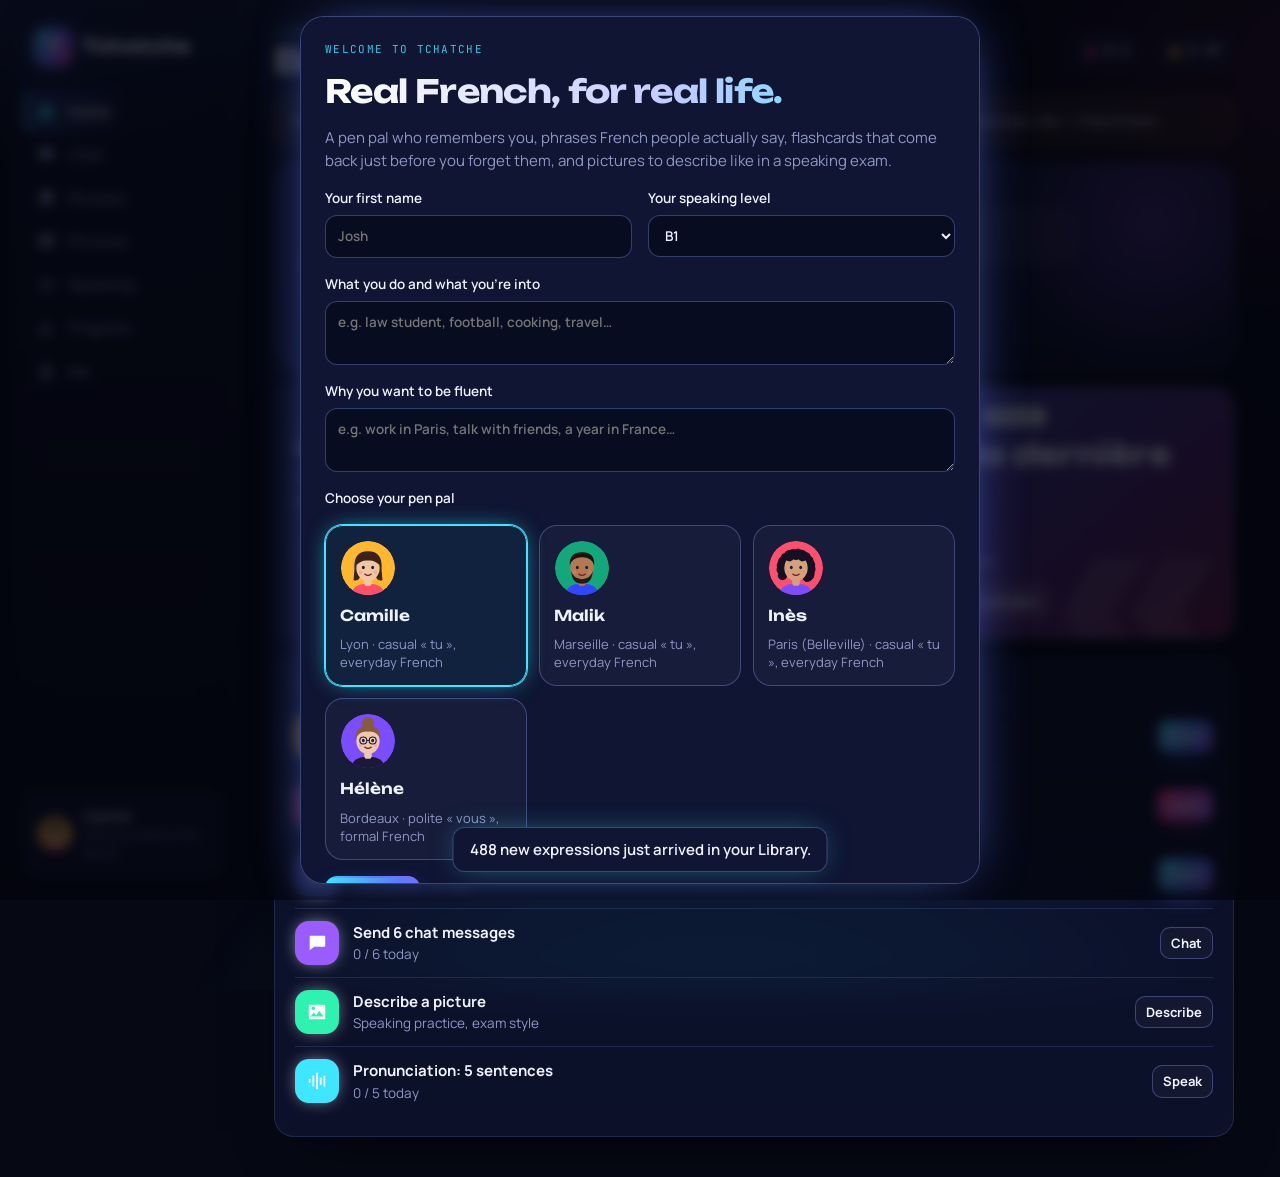
<file: index.html>
<!doctype html>
<html lang="fr">
<head>
<meta charset="utf-8">
<meta name="viewport" content="width=device-width,initial-scale=1,viewport-fit=cover">
<meta name="theme-color" content="#060814">
<meta name="apple-mobile-web-app-capable" content="yes">
<meta name="mobile-web-app-capable" content="yes">
<meta name="apple-mobile-web-app-status-bar-style" content="black-translucent">
<meta name="apple-mobile-web-app-title" content="Tchatche">
<link rel="manifest" href="manifest.webmanifest">
<link rel="icon" href="icon-192.png">
<link rel="apple-touch-icon" href="apple-touch-icon.png">
<link rel="apple-touch-startup-image" media="screen and (device-width: 375px) and (device-height: 667px) and (-webkit-device-pixel-ratio: 2) and (orientation: portrait)" href="launch-375x667@2.png">
<link rel="apple-touch-startup-image" media="screen and (device-width: 375px) and (device-height: 812px) and (-webkit-device-pixel-ratio: 3) and (orientation: portrait)" href="launch-375x812@3.png">
<link rel="apple-touch-startup-image" media="screen and (device-width: 414px) and (device-height: 896px) and (-webkit-device-pixel-ratio: 2) and (orientation: portrait)" href="launch-414x896@2.png">
<link rel="apple-touch-startup-image" media="screen and (device-width: 414px) and (device-height: 896px) and (-webkit-device-pixel-ratio: 3) and (orientation: portrait)" href="launch-414x896@3.png">
<link rel="apple-touch-startup-image" media="screen and (device-width: 390px) and (device-height: 844px) and (-webkit-device-pixel-ratio: 3) and (orientation: portrait)" href="launch-390x844@3.png">
<link rel="apple-touch-startup-image" media="screen and (device-width: 428px) and (device-height: 926px) and (-webkit-device-pixel-ratio: 3) and (orientation: portrait)" href="launch-428x926@3.png">
<link rel="apple-touch-startup-image" media="screen and (device-width: 393px) and (device-height: 852px) and (-webkit-device-pixel-ratio: 3) and (orientation: portrait)" href="launch-393x852@3.png">
<link rel="apple-touch-startup-image" media="screen and (device-width: 430px) and (device-height: 932px) and (-webkit-device-pixel-ratio: 3) and (orientation: portrait)" href="launch-430x932@3.png">
<link rel="apple-touch-startup-image" media="screen and (device-width: 402px) and (device-height: 874px) and (-webkit-device-pixel-ratio: 3) and (orientation: portrait)" href="launch-402x874@3.png">
<link rel="apple-touch-startup-image" media="screen and (device-width: 440px) and (device-height: 956px) and (-webkit-device-pixel-ratio: 3) and (orientation: portrait)" href="launch-440x956@3.png">
<link rel="apple-touch-startup-image" media="screen and (device-width: 420px) and (device-height: 912px) and (-webkit-device-pixel-ratio: 3) and (orientation: portrait)" href="launch-420x912@3.png">
<style>html{color-scheme:dark}:root{padding-top:env(safe-area-inset-top,0px);padding-bottom:env(safe-area-inset-bottom,0px)}body{margin:0;font:14px system-ui,sans-serif}img{max-width:100%}[hidden]{display:none!important}</style>
<style>#splash{position:fixed;inset:0;z-index:9999;background:radial-gradient(circle at 50% 42%,#1a2160 0%,#0a0e2a 45%,#060814 80%);display:flex;flex-direction:column;align-items:center;justify-content:center;gap:18px;transition:opacity .45s ease,transform .45s ease}
#splash.out{opacity:0;transform:scale(1.06);pointer-events:none}
.sp-logo{position:relative;width:118px;height:118px}
.sp-logo svg{width:100%;height:100%;display:block;filter:drop-shadow(0 0 28px rgba(91,124,255,.75))}
.sp-ring{position:absolute;inset:-20px;border-radius:50%;background:conic-gradient(from 0deg,#3ee6ff,#5b7cff,#9b5cff,#ff3d8b,#3ee6ff);-webkit-mask:radial-gradient(circle,transparent 66%,#000 67.5%,#000 69%,transparent 70%);mask:radial-gradient(circle,transparent 66%,#000 67.5%,#000 69%,transparent 70%)}
.sp-word{font-family:"Unbounded","Avenir Next",system-ui,sans-serif;font-weight:700;font-size:30px;letter-spacing:-.02em;color:#fff}
.sp-tag{font-family:"JetBrains Mono",ui-monospace,Menlo,monospace;font-size:12px;letter-spacing:.16em;text-transform:uppercase;color:#3ee6ff;opacity:.85}
.sp-logo{animation:spPop .7s cubic-bezier(.2,1.4,.3,1) both}
.sp-ring{animation:spSpin 1.6s linear infinite}
.sp-word{animation:spUp .55s .2s ease both}
.sp-tag{animation:spUp .55s .35s ease both}
@keyframes spPop{0%{transform:scale(.82)}60%{transform:scale(1.06)}100%{transform:scale(1)}}
@keyframes spUp{from{transform:translateY(8px);opacity:.2}to{transform:none;opacity:1}}
@keyframes spSpin{to{transform:rotate(360deg)}}
@media (prefers-reduced-motion:reduce){#splash *{animation:none!important}}</style>
<script>window.TCH_OFFLINE=true;window.TCH_HOSTED=true;</script>
</head>
<body>
<div id="splash" aria-hidden="true"><div class="sp-logo"><div class="sp-ring"></div><svg viewBox="0 0 512 512" xmlns="http://www.w3.org/2000/svg"><defs><linearGradient id="spg" x1="0" y1="0" x2="1" y2="1"><stop offset="0" stop-color="#3ee6ff"/><stop offset=".4" stop-color="#5b7cff"/><stop offset=".7" stop-color="#9b5cff"/><stop offset="1" stop-color="#ff3d8b"/></linearGradient><radialGradient id="sph" cx=".3" cy=".2" r=".8"><stop offset="0" stop-color="#fff" stop-opacity=".35"/><stop offset="1" stop-color="#fff" stop-opacity="0"/></radialGradient></defs><rect width="512" height="512" rx="116" fill="url(#spg)"/><rect width="512" height="512" rx="116" fill="url(#sph)"/><g transform="translate(256 262)"><path d="M-150 -120 h300 a40 40 0 0 1 40 40 v130 a40 40 0 0 1 -40 40 h-150 l-70 60 v-60 h-80 a40 40 0 0 1 -40 -40 v-130 a40 40 0 0 1 40 -40z" fill="#fff" opacity=".96" transform="scale(.82)"/><path d="M-62 -66 h124 v30 h-46 v112 h-32 v-112 h-46z" fill="#3a2dbf"/></g></svg></div><div class="sp-word">Tchatche</div><div class="sp-tag">ton pen pal français</div></div>
<script>(function(){var t0=Date.now(),done=false;function hide(){if(done)return;done=true;var s=document.getElementById("splash");if(!s)return;s.classList.add("out");setTimeout(function(){if(s.parentNode)s.parentNode.removeChild(s)},520);}
window.tchSplashDone=function(){setTimeout(hide,Math.max(0,1200-(Date.now()-t0)));};setTimeout(hide,4000);})();</script>
<title>Tchatche</title>
<meta name="claude:viewport-fit-sides" content="cover">
<link rel="preconnect" href="https://fonts.googleapis.com">
<link rel="preconnect" href="https://fonts.gstatic.com" crossorigin>
<link rel="stylesheet" href="https://fonts.googleapis.com/css2?family=Unbounded:wght@500;600;700;800&family=Manrope:wght@400;500;600;700;800&family=JetBrains+Mono:wght@400;500&display=swap">
<style>
/* Layout: app shell of glass HUD panels floating over a live aurora + grid backdrop. Rail on desktop, tab bar on phones. Deliberately single-theme: a night console. */
:root{
  color-scheme:dark;
  --bg:#060814; --surface:rgba(18,24,54,.62); --surface-solid:#0f1533; --surface-2:rgba(120,140,255,.10);
  --ink:#eef1ff; --muted:#8f97c4; --line:rgba(140,160,255,.16); --line-strong:rgba(140,160,255,.34);
  --cyan:#3ee6ff; --blue:#5b7cff; --violet:#9b5cff; --rose:#ff3d8b; --sun:#ffc24a; --mint:#2ef2b0;
  --on-accent:#ffffff; --good:#2ef2b0; --warn:#ffc24a; --bad:#ff5a83;
  --grad:linear-gradient(120deg,#3ee6ff,#5b7cff 38%,#9b5cff 68%,#ff3d8b);
  --shadow:0 24px 60px -30px rgba(0,0,0,.9);
  --f-display:"Unbounded","Avenir Next","Segoe UI",system-ui,sans-serif;
  --f-body:"Manrope",system-ui,-apple-system,"Segoe UI",sans-serif;
  --f-mono:"JetBrains Mono",ui-monospace,Menlo,Consolas,monospace;
  --r:20px;
}
[hidden]{display:none!important}
html,body{height:100%}
body{background:var(--bg);color:var(--ink);font-family:var(--f-body);font-size:15px;line-height:1.55}
body::before{content:"";position:fixed;inset:-10%;z-index:0;pointer-events:none;background:
  radial-gradient(45% 35% at 12% 0%,rgba(91,124,255,.30),transparent 70%),
  radial-gradient(40% 35% at 100% 15%,rgba(255,61,139,.20),transparent 70%),
  radial-gradient(50% 40% at 55% 105%,rgba(62,230,255,.16),transparent 70%);animation:aurora 22s ease-in-out infinite alternate}
body::after{content:"";position:fixed;inset:0;z-index:0;pointer-events:none;
  background-image:linear-gradient(rgba(140,160,255,.055) 1px,transparent 1px),linear-gradient(90deg,rgba(140,160,255,.055) 1px,transparent 1px);
  background-size:44px 44px;-webkit-mask-image:radial-gradient(ellipse at 50% 0%,#000 25%,transparent 75%);mask-image:radial-gradient(ellipse at 50% 0%,#000 25%,transparent 75%)}
@keyframes aurora{0%{transform:translate3d(0,0,0) scale(1)}100%{transform:translate3d(-3%,2%,0) scale(1.08)}}
*{box-sizing:border-box}
::selection{background:rgba(62,230,255,.35);color:#fff}
button,input,textarea,select{font:inherit;color:inherit}
button{cursor:pointer}
:focus-visible{outline:2px solid var(--cyan);outline-offset:2px;border-radius:8px}
h1,h2,h3{font-family:var(--f-display);line-height:1.12;text-wrap:balance;margin:0;letter-spacing:-.02em}
h1{font-size:clamp(24px,3.6vw,34px);font-weight:700;background:linear-gradient(92deg,#ffffff,#c3cbff 55%,var(--cyan));-webkit-background-clip:text;background-clip:text;color:transparent}
h2{font-size:18px;font-weight:600}
h3{font-size:15px;font-weight:600}
p{margin:0}
.eyebrow{font-family:var(--f-mono);font-size:11px;letter-spacing:.12em;text-transform:uppercase;color:var(--cyan);opacity:.85}
.mono{font-family:var(--f-mono)}
.muted{color:var(--muted)}
.num{font-variant-numeric:tabular-nums}
.gradtext{background:var(--grad);-webkit-background-clip:text;background-clip:text;color:transparent}

/* shell */
.app{position:relative;z-index:1;display:grid;grid-template-columns:228px minmax(0,1fr);min-height:100%;max-width:1260px;margin:0 auto}
.rail{position:sticky;top:0;height:100vh;padding:24px 14px;display:flex;flex-direction:column;gap:4px;border-right:1px solid var(--line);background:linear-gradient(180deg,rgba(15,21,51,.55),rgba(6,8,20,.2));backdrop-filter:blur(14px);-webkit-backdrop-filter:blur(14px)}
.logo{display:flex;align-items:center;gap:10px;padding:4px 10px 20px}
.logo-mark{width:38px;height:38px;border-radius:12px;background:var(--grad);display:grid;place-items:center;box-shadow:0 0 24px -4px rgba(91,124,255,.9)}
.logo-mark span{font-family:var(--f-display);font-weight:800;color:#fff;font-size:18px}
.logo b{font-family:var(--f-display);font-weight:700;font-size:19px;letter-spacing:-.02em}
.nav-btn{display:flex;align-items:center;gap:12px;padding:10px 12px;border-radius:12px;border:0;background:none;text-align:left;font-weight:600;color:var(--muted);transition:background .15s,color .15s}
.nav-btn svg{width:20px;height:20px;fill:currentColor;flex:none}
.nav-btn:hover{background:var(--surface-2);color:var(--ink)}
.nav-btn[aria-current="page"]{background:linear-gradient(90deg,rgba(91,124,255,.28),rgba(155,92,255,.06));color:#fff;box-shadow:inset 2px 0 0 var(--cyan)}
.nav-btn[aria-current="page"] svg{fill:var(--cyan);filter:drop-shadow(0 0 6px rgba(62,230,255,.7))}
.nav-btn .badge{margin-left:auto;font-family:var(--f-mono);font-size:11px;background:var(--rose);color:#fff;border-radius:99px;padding:1px 7px;box-shadow:0 0 12px rgba(255,61,139,.7)}
.rail-foot{margin-top:auto;padding:12px;border-radius:14px;background:var(--surface);border:1px solid var(--line);font-size:13px}
main{min-width:0;padding-block:24px 40px;padding-left:max(16px,env(safe-area-inset-left,0px));padding-right:max(16px,env(safe-area-inset-right,0px))}
@media (min-width:861px){main{padding-left:36px;padding-right:36px}}
.view{display:flex;flex-direction:column;gap:18px;max-width:980px;margin:0 auto}
.topbar{display:flex;align-items:center;gap:10px;flex-wrap:wrap}
.topbar .grow{flex:1;min-width:0}
.pill{display:inline-flex;align-items:center;gap:6px;padding:6px 12px;border-radius:99px;background:var(--surface);border:1px solid var(--line);font-weight:700;font-size:13px;font-family:var(--f-mono)}
.pill svg{width:16px;height:16px}
.pill.flame svg{fill:var(--rose);filter:drop-shadow(0 0 5px rgba(255,61,139,.8))} .pill.xp svg{fill:var(--sun);filter:drop-shadow(0 0 5px rgba(255,194,74,.8))}
.tabbar{display:none}
@media (max-width:860px){
  .app{grid-template-columns:minmax(0,1fr)}
  .rail{display:none}
  main{padding-bottom:calc(96px + env(safe-area-inset-bottom,0px))}
  .tabbar{display:flex;position:fixed;left:0;right:0;bottom:0;z-index:20;background:rgba(10,14,36,.88);backdrop-filter:blur(16px);-webkit-backdrop-filter:blur(16px);border-top:1px solid var(--line);
    padding:6px max(4px,env(safe-area-inset-right,0px)) calc(6px + env(safe-area-inset-bottom,0px)) max(4px,env(safe-area-inset-left,0px));justify-content:space-around}
  .tabbar .nav-btn{flex-direction:column;gap:2px;font-size:10px;padding:6px 2px;flex:1;align-items:center;position:relative;min-width:0}
  .tabbar .nav-btn span:not(.badge){white-space:nowrap;overflow:hidden;text-overflow:ellipsis;max-width:100%}
  .tabbar .nav-btn[aria-current="page"]{background:none;box-shadow:none;color:var(--cyan)}
  .tabbar .nav-btn .badge{position:absolute;top:0;right:12%;margin:0}
}

/* generic */
.card{background:var(--surface);backdrop-filter:blur(18px) saturate(140%);-webkit-backdrop-filter:blur(18px) saturate(140%);border:1px solid var(--line);border-radius:var(--r);padding:20px;box-shadow:var(--shadow),inset 0 1px 0 rgba(255,255,255,.05)}
.row{display:flex;gap:12px;align-items:center;flex-wrap:wrap}
.stack{display:flex;flex-direction:column;gap:12px}
.grid2{display:grid;grid-template-columns:repeat(auto-fit,minmax(min(100%,300px),1fr));gap:16px}
.btn{display:inline-flex;align-items:center;justify-content:center;gap:8px;border-radius:12px;border:1px solid var(--line-strong);background:rgba(255,255,255,.03);padding:9px 16px;font-weight:700;transition:transform .12s ease,background .2s,box-shadow .2s,background-position .4s}
.btn:hover{background:var(--surface-2);box-shadow:0 0 0 1px rgba(62,230,255,.25),0 0 18px -6px rgba(62,230,255,.6)}
.btn:active{transform:translateY(1px)}
.btn svg{width:18px;height:18px;fill:currentColor}
.btn.primary{background:var(--grad);background-size:180% 100%;border-color:transparent;color:#fff;box-shadow:0 8px 26px -10px rgba(91,124,255,.9)}
.btn.primary:hover{background:var(--grad);background-size:180% 100%;background-position:100% 0;box-shadow:0 8px 30px -8px rgba(155,92,255,.9)}
.btn.rose{background:linear-gradient(120deg,var(--rose),var(--violet));border-color:transparent;color:#fff;box-shadow:0 8px 26px -10px rgba(255,61,139,.9)}
.btn.ghost{border-color:transparent;background:transparent}
.btn.sm{padding:5px 10px;font-size:13px;border-radius:10px}
.btn:disabled{opacity:.5;cursor:not-allowed;transform:none}
.iconbtn{width:40px;height:40px;border-radius:12px;border:1px solid var(--line-strong);background:rgba(255,255,255,.03);display:grid;place-items:center;flex:none;transition:box-shadow .2s,background .2s}
.iconbtn svg{width:20px;height:20px;fill:currentColor}
.iconbtn:hover{background:var(--surface-2);box-shadow:0 0 16px -6px rgba(62,230,255,.8)}
.iconbtn.rec,.mic-big.rec{background:var(--rose);border-color:var(--rose);color:#fff;animation:pulse 1.2s infinite}
.iconbtn.send{background:var(--grad);border:0;color:#fff}
@keyframes pulse{50%{box-shadow:0 0 0 10px rgba(255,61,139,.18),0 0 30px rgba(255,61,139,.6)}}
input[type=text],input[type=search],textarea,select{width:100%;border:1px solid var(--line-strong);background:rgba(4,6,18,.55);border-radius:12px;padding:10px 12px;outline:none}
input:focus,textarea:focus,select:focus{border-color:var(--cyan);box-shadow:0 0 0 3px rgba(62,230,255,.15)}
select option{background:var(--surface-solid)}
input[type=range]{accent-color:var(--cyan)}
input[type=checkbox]{accent-color:var(--cyan);width:17px;height:17px}
textarea{resize:vertical;min-height:48px}
label.f{display:flex;flex-direction:column;gap:6px;font-weight:600;font-size:13.5px}
.chip{display:inline-flex;align-items:center;gap:6px;border:1px solid var(--line-strong);background:rgba(255,255,255,.03);border-radius:99px;padding:5px 12px;font-size:13px;font-weight:600}
.chip:hover{border-color:var(--cyan)}
.chip[aria-pressed="true"]{background:linear-gradient(120deg,rgba(62,230,255,.22),rgba(155,92,255,.22));border-color:var(--cyan);color:#fff;box-shadow:0 0 14px -6px rgba(62,230,255,.9)}
.chips{display:flex;flex-wrap:wrap;gap:8px}
.reg{font-family:var(--f-mono);font-size:10px;text-transform:uppercase;letter-spacing:.08em;padding:2px 7px;border-radius:6px;white-space:nowrap;border:1px solid transparent}
.reg-familier{background:rgba(255,194,74,.14);color:#ffd88a;border-color:rgba(255,194,74,.3)}
.reg-argot{background:rgba(255,61,139,.14);color:#ff9cc3;border-color:rgba(255,61,139,.3)}
.reg-courant{background:rgba(62,230,255,.12);color:#9ff1ff;border-color:rgba(62,230,255,.28)}
.reg-soutenu{background:rgba(155,92,255,.16);color:#cdb3ff;border-color:rgba(155,92,255,.32)}
.toast{position:fixed;left:50%;transform:translateX(-50%);bottom:calc(90px + env(safe-area-inset-bottom,0px));z-index:60;background:var(--surface-solid);border:1px solid var(--line-strong);color:var(--ink);padding:10px 16px;border-radius:12px;font-weight:600;max-width:min(92vw,520px);box-shadow:0 0 30px -10px rgba(62,230,255,.6)}
@media (min-width:861px){.toast{bottom:28px}}
.banner{border-radius:14px;padding:12px 14px;background:rgba(255,194,74,.08);border:1px solid rgba(255,194,74,.32);font-size:14px}

/* avatar */
.av{display:inline-block;flex:none;position:relative}
.av svg{width:100%;height:100%;display:block}
.av .eyes{animation:blink 5.5s infinite;transform-box:fill-box;transform-origin:center}
.av .mouth-open{opacity:0;transform-box:fill-box;transform-origin:center}
.av.talking .mouth-open{animation:talk .2s infinite alternate}
.av.talking .mouth-closed{opacity:0}
.av.thinking .pupils{transform:translate(2px,-3px)}
.av .pupils{transition:transform .3s}
.av .think{opacity:0;transition:opacity .2s}
.av.thinking .think{opacity:1}
.av.thinking .think circle{animation:dots 1s infinite}
.av.thinking .think circle:nth-child(2){animation-delay:.15s}
.av.thinking .think circle:nth-child(3){animation-delay:.3s}
@keyframes blink{0%,95%,100%{transform:scaleY(1)}97%{transform:scaleY(.1)}}
@keyframes talk{from{opacity:1;transform:scaleY(.35)}to{opacity:1;transform:scaleY(1.15)}}
@keyframes dots{50%{transform:translateY(-3px)}}
@keyframes spin{to{transform:rotate(360deg)}}
.halo{position:relative;width:148px;height:148px;display:grid;place-items:center;flex:none}
.halo::before{content:"";position:absolute;inset:0;border-radius:50%;background:conic-gradient(from 0deg,#3ee6ff,#5b7cff,#9b5cff,#ff3d8b,#3ee6ff);animation:spin 7s linear infinite;
  -webkit-mask:radial-gradient(circle,transparent 63%,#000 64.5%,#000 67%,transparent 68%);mask:radial-gradient(circle,transparent 63%,#000 64.5%,#000 67%,transparent 68%);filter:drop-shadow(0 0 8px rgba(91,124,255,.9))}
.halo::after{content:"";position:absolute;inset:-14px;border-radius:50%;border:1px dashed rgba(62,230,255,.25);animation:spin 30s linear infinite reverse}
.halo .av{width:118px;height:118px}
.wave{position:absolute;bottom:-18px;left:50%;transform:translateX(-50%);display:flex;gap:3px;align-items:center;height:16px}
.wave i{display:block;width:3px;height:4px;border-radius:2px;background:var(--cyan);opacity:.5;transition:height .2s}
body.speaking .wave i{animation:eq .5s ease-in-out infinite alternate;opacity:1;box-shadow:0 0 6px var(--cyan)}
.wave i:nth-child(2){animation-delay:.1s!important}.wave i:nth-child(3){animation-delay:.25s!important}.wave i:nth-child(4){animation-delay:.05s!important}.wave i:nth-child(5){animation-delay:.3s!important}.wave i:nth-child(6){animation-delay:.15s!important}.wave i:nth-child(7){animation-delay:.2s!important}
@keyframes eq{from{height:3px}to{height:16px}}

/* home */
.hero{display:grid;grid-template-columns:auto minmax(0,1fr);gap:28px;align-items:center;padding:26px 26px 30px;border-radius:26px;background:linear-gradient(135deg,rgba(26,34,84,.75),rgba(14,18,44,.55));border:1px solid var(--line-strong);position:relative;overflow:hidden;backdrop-filter:blur(18px);-webkit-backdrop-filter:blur(18px)}
.hero::before{content:"";position:absolute;right:-80px;top:-100px;width:320px;height:320px;border-radius:50%;background:radial-gradient(circle,rgba(155,92,255,.35),transparent 70%);pointer-events:none}
.speech{position:relative;background:rgba(255,255,255,.05);border:1px solid var(--line);border-radius:18px;padding:14px 16px;font-size:16px;font-weight:500;max-width:60ch}
.hero-meta{display:flex;flex-direction:column;gap:14px;min-width:0;position:relative}
@media (max-width:560px){.hero{grid-template-columns:minmax(0,1fr);justify-items:center;text-align:left}.hero-meta{width:100%}}
.ring{width:118px;height:118px;flex:none;position:relative}
.ring svg{width:100%;height:100%;transform:rotate(-90deg);filter:drop-shadow(0 0 8px rgba(255,61,139,.55))}
.ring .lbl{position:absolute;inset:0;display:grid;place-items:center;text-align:center;font-family:var(--f-display);font-weight:700;font-size:22px;line-height:1}
.ring .lbl small{display:block;font-family:var(--f-mono);font-size:10px;font-weight:400;color:var(--muted);letter-spacing:.05em;margin-top:4px}
.task{display:grid;grid-template-columns:44px minmax(0,1fr) auto;gap:14px;align-items:center;padding:12px 0;border-top:1px solid var(--line)}
.task:first-of-type{border-top:0}
.task .ic{width:44px;height:44px;border-radius:14px;display:grid;place-items:center;box-shadow:0 0 18px -6px currentColor}
.task .ic svg{width:22px;height:22px;fill:#fff}
.task.done .ic{background:var(--good)!important}
.task .t{font-weight:700}
.task .s{font-size:13.5px;color:var(--muted)}
.week{display:flex;gap:8px}
.week .d{display:flex;flex-direction:column;align-items:center;gap:4px;font-family:var(--f-mono);font-size:11px;color:var(--muted)}
.week .d i{width:28px;height:28px;border-radius:9px;background:rgba(255,255,255,.04);display:block;border:1px solid var(--line)}
.week .d.on i{background:linear-gradient(135deg,var(--rose),var(--violet));border-color:transparent;box-shadow:0 0 12px -2px rgba(255,61,139,.8)}
.week .d.today i{outline:2px solid var(--cyan);outline-offset:2px}
.expr{position:relative;overflow:hidden;background:linear-gradient(140deg,rgba(91,124,255,.55),rgba(155,92,255,.42) 55%,rgba(255,61,139,.38));border-color:var(--line-strong)}
.expr .eyebrow{color:#fff;opacity:.75}
.expr .big{font-family:var(--f-display);font-weight:700;font-size:clamp(22px,3.4vw,30px);line-height:1.1}
.expr .btn{background:rgba(255,255,255,.12);border-color:rgba(255,255,255,.3);color:#fff}
.expr::after{content:"«";position:absolute;right:10px;bottom:-70px;font-family:var(--f-display);font-size:220px;font-weight:800;opacity:.12;line-height:1}

/* chat */
.chat-wrap{display:grid;grid-template-columns:minmax(0,1fr);grid-template-rows:auto minmax(0,1fr) auto;height:calc(100vh - 64px);min-height:520px;background:var(--surface);backdrop-filter:blur(18px);-webkit-backdrop-filter:blur(18px);border:1px solid var(--line-strong);border-radius:24px;overflow:hidden}
@media (max-width:860px){.chat-wrap{height:calc(100vh - 150px - env(safe-area-inset-bottom,0px));border-radius:18px}}
.chat-head{display:flex;align-items:center;gap:10px;padding:12px 14px;border-bottom:1px solid var(--line);flex-wrap:wrap;background:rgba(255,255,255,.02)}
.chat-head .av{width:46px;height:46px;border-radius:50%;box-shadow:0 0 0 2px var(--surface-solid),0 0 0 3.5px var(--cyan),0 0 18px -2px rgba(62,230,255,.8)}
.chat-head .who{flex:1;min-width:120px}
.chat-head .who b{font-family:var(--f-display);font-size:16px;font-weight:600}
.chat-head select{width:auto;padding:7px 10px;font-size:13px}
.status{font-size:12px;color:var(--muted);font-family:var(--f-mono)}
.status::before{content:"";display:inline-block;width:7px;height:7px;border-radius:50%;background:var(--good);margin-right:6px;box-shadow:0 0 8px var(--good)}
.msgs{overflow-y:auto;padding:18px 14px;display:flex;flex-direction:column;gap:14px}
.msg{display:flex;flex-direction:column;gap:6px;max-width:min(580px,88%);min-width:0}
.msg.u{align-self:flex-end;align-items:flex-end}
.bubble{padding:10px 14px;border-radius:18px;font-size:15.5px;white-space:pre-wrap;word-wrap:break-word;overflow-wrap:anywhere}
.msg.a .bubble{background:rgba(255,255,255,.06);border:1px solid var(--line);border-bottom-left-radius:6px}
.msg.u .bubble{background:linear-gradient(135deg,#4d6bff,#8a4dff);color:#fff;border-bottom-right-radius:6px;box-shadow:0 8px 24px -12px rgba(91,124,255,.9)}
.msg.meta .bubble{background:transparent;border:1px dashed var(--line-strong);color:var(--muted);font-size:13.5px;box-shadow:none}
.bubble .w{cursor:pointer;border-radius:4px;transition:background .15s}
.bubble .w:hover{background:rgba(62,230,255,.18);box-shadow:0 1px 0 var(--cyan)}
.msg .tools{display:flex;gap:4px;flex-wrap:wrap}
.msg .tools button{border:0;background:none;color:var(--muted);font-size:12px;font-weight:700;padding:3px 7px;border-radius:7px;display:inline-flex;gap:4px;align-items:center}
.msg .tools button:hover{background:var(--surface-2);color:var(--cyan)}
.msg .tools svg{width:13px;height:13px;fill:currentColor}
.msg .en{font-size:13.5px;color:#b8c0ec;font-style:italic;padding:6px 10px;border-left:2px solid var(--cyan);background:rgba(62,230,255,.05);border-radius:0 8px 8px 0}
.corr{background:rgba(255,90,131,.06);border:1px solid rgba(255,90,131,.35);border-radius:14px;padding:8px 12px;font-size:13.5px;display:flex;flex-direction:column;gap:6px;max-width:100%}
.corr s{color:var(--bad);text-decoration-thickness:2px}
.corr b{color:var(--good)}
.corr small{display:block;color:var(--muted);font-size:12.5px}
.okmark{font-size:12.5px;color:var(--good);font-weight:700}
.typing{display:inline-flex;gap:4px;padding:4px 0}
.typing i{width:7px;height:7px;border-radius:50%;background:var(--cyan);animation:dots 1s infinite}
.typing i:nth-child(2){animation-delay:.15s}.typing i:nth-child(3){animation-delay:.3s}
.composer{min-width:0;border-top:1px solid var(--line);padding:10px 12px;display:flex;flex-direction:column;gap:8px;background:rgba(255,255,255,.02)}
.composer .row{flex-wrap:nowrap;align-items:flex-end;gap:8px}
.composer textarea{min-height:44px;max-height:160px;resize:none}
.starters{display:flex;gap:8px;overflow-x:auto;padding-bottom:2px;scrollbar-width:none}
.starters .chip{flex:none}
.helper{border:1px solid var(--line-strong);border-radius:14px;padding:12px;display:flex;flex-direction:column;gap:10px;background:rgba(4,6,18,.5)}
.helper .answer{white-space:pre-wrap;font-size:14px;line-height:1.6}
.opt{display:flex;gap:10px;align-items:flex-start;justify-content:space-between;padding:8px 0;border-top:1px dashed var(--line)}
.opt:first-child{border-top:0}
.addchip{display:inline-flex;align-items:flex-start;gap:6px;border:1px solid rgba(255,194,74,.4);background:rgba(255,194,74,.07);border-radius:12px;padding:6px 10px;font-size:13px;text-align:left;max-width:100%}
.addchip span{color:var(--muted)}
.addchip.added{opacity:.5}

/* popover + selection */
.pop{position:fixed;z-index:55;width:min(340px,calc(100vw - 24px));background:var(--surface-solid);border:1px solid var(--line-strong);border-radius:16px;padding:14px;display:flex;flex-direction:column;gap:8px;box-shadow:0 0 0 1px rgba(62,230,255,.15),0 20px 50px -10px rgba(0,0,0,.8),0 0 40px -16px rgba(62,230,255,.8)}
.pop .pfr{font-family:var(--f-display);font-weight:600;font-size:17px}
.pop .pen{font-size:15px}
.selchip{position:fixed;z-index:56;display:inline-flex;align-items:center;gap:6px;padding:6px 12px;border-radius:99px;border:0;background:var(--grad);color:#fff;font-weight:700;font-size:13px;box-shadow:0 8px 24px -8px rgba(91,124,255,1)}
.selchip svg{width:15px;height:15px;fill:#fff}

/* call mode */
.call{position:fixed;inset:0;z-index:44;background:radial-gradient(circle at 50% 28%,#1b2366 0%,#0a0e2a 45%,#05060f 80%);display:flex;flex-direction:column;align-items:center;justify-content:center;gap:20px;overflow-y:auto;
  padding:calc(20px + env(safe-area-inset-top,0px)) max(16px,env(safe-area-inset-right,0px)) calc(20px + env(safe-area-inset-bottom,0px)) max(16px,env(safe-area-inset-left,0px))}
.call-top{position:absolute;top:calc(14px + env(safe-area-inset-top,0px));left:max(16px,env(safe-area-inset-left,0px));right:max(16px,env(safe-area-inset-right,0px));display:flex;justify-content:space-between;align-items:center;gap:10px}
.call .halo{width:230px;height:230px}
.call .halo .av{width:184px;height:184px}
.call .wave{bottom:-26px;height:22px}
.call .wave i{width:4px}
.call-text{max-width:600px;text-align:center;font-size:clamp(17px,2.6vw,21px);line-height:1.5;margin-top:18px;min-height:3em}
.call .en{max-width:600px;text-align:center;color:#b8c0ec;font-style:italic}
.call-in{display:flex;gap:10px;align-items:center;width:min(600px,100%)}
.call-in textarea{min-height:52px}
.mic-big{width:68px;height:68px;border-radius:50%;border:0;background:var(--grad);color:#fff;display:grid;place-items:center;flex:none;box-shadow:0 0 30px -6px rgba(91,124,255,1)}
.mic-big svg{width:30px;height:30px;fill:#fff}

/* phrases */
.stage{min-height:340px;display:flex;flex-direction:column;gap:18px;position:relative}
.stage .progress{height:6px;border-radius:99px;background:rgba(255,255,255,.06);overflow:hidden}
.stage .progress i{display:block;height:100%;background:var(--grad);border-radius:inherit;transition:width .3s;box-shadow:0 0 12px rgba(62,230,255,.8)}
.prompt-big{font-family:var(--f-display);font-weight:600;font-size:clamp(22px,3.6vw,32px);line-height:1.2;text-wrap:balance}
.prompt-sub{font-size:16px;color:var(--muted)}
.answer-row{display:flex;gap:8px}
.answer-row input{font-size:18px;padding:12px 14px}
.verdict{border-radius:16px;padding:14px 16px;display:flex;flex-direction:column;gap:6px;border:1px solid var(--line)}
.verdict.good{background:rgba(46,242,176,.08);border-color:rgba(46,242,176,.35)}
.verdict.mid{background:rgba(255,194,74,.08);border-color:rgba(255,194,74,.35)}
.verdict.bad{background:rgba(255,90,131,.08);border-color:rgba(255,90,131,.35)}
.grades{display:grid;grid-template-columns:repeat(4,minmax(0,1fr));gap:8px}
.grades .btn{flex-direction:column;gap:0;padding:8px 6px;font-size:14px}
.grades .btn small{font-family:var(--f-mono);font-weight:400;font-size:10.5px;color:var(--muted)}
.grades .btn.sugg{border-color:var(--cyan);box-shadow:0 0 0 1px var(--cyan) inset,0 0 18px -6px var(--cyan)}
.g0{color:var(--bad)}.g1{color:var(--warn)}.g2{color:var(--good)}.g3{color:var(--cyan)}
.bank-list{display:flex;flex-direction:column}
.bank-item{display:grid;grid-template-columns:auto minmax(0,1fr) auto auto;gap:12px;align-items:center;padding:10px 0;border-top:1px solid var(--line)}
.bank-item .fr{font-weight:700}
.bank-item .en{font-size:13.5px;color:var(--muted)}
.meter{width:54px;height:6px;border-radius:99px;background:rgba(255,255,255,.07);overflow:hidden}
.meter i{display:block;height:100%;background:var(--mint);box-shadow:0 0 8px var(--mint)}
.meter.weak i{background:var(--rose);box-shadow:0 0 8px var(--rose)}
.statline{display:grid;grid-template-columns:repeat(auto-fit,minmax(130px,1fr));gap:10px}
.stat{padding:14px;border-radius:16px;background:var(--surface);border:1px solid var(--line);position:relative;overflow:hidden}
.stat::after{content:"";position:absolute;left:14px;right:14px;top:0;height:1px;background:var(--grad);opacity:.6}
.stat b{display:block;font-family:var(--f-display);font-size:22px;font-weight:700;line-height:1.15;font-variant-numeric:tabular-nums}
.stat span{font-size:12px;color:var(--muted)}

/* pictures */
.scene-pick{display:flex;gap:10px;overflow-x:auto;padding:2px 2px 6px}
.scene-pick button{flex:none;width:118px;border:1px solid var(--line-strong);border-radius:14px;padding:0;overflow:hidden;background:var(--surface-solid);text-align:left}
.scene-pick button[aria-pressed="true"]{border-color:var(--cyan);box-shadow:0 0 0 1px var(--cyan),0 0 18px -4px var(--cyan)}
.scene-pick button svg,.scene-pick button img{display:block;width:100%;height:74px;object-fit:cover}
.scene-pick button span{display:block;padding:4px 8px;font-size:12px;font-weight:700;white-space:nowrap;overflow:hidden;text-overflow:ellipsis}
.scene-box{border-radius:20px;overflow:hidden;border:1px solid var(--line-strong);background:var(--surface-solid);position:relative;max-width:100%;box-shadow:0 0 40px -20px rgba(91,124,255,.9)}
.scene-box svg,.scene-box img{display:block;width:100%;height:auto;max-height:440px;object-fit:contain}
.timer{position:absolute;top:12px;right:12px;background:rgba(6,8,20,.85);border:1px solid var(--cyan);color:var(--cyan);font-family:var(--f-mono);font-weight:500;padding:6px 12px;border-radius:99px;font-size:15px;box-shadow:0 0 14px -4px var(--cyan)}
.timer.prep{border-color:var(--sun);color:var(--sun)}
.timer.over{border-color:var(--rose);color:#fff;background:var(--rose)}
.score{width:110px;height:110px;border-radius:50%;display:grid;place-items:center;background:conic-gradient(var(--cyan),var(--violet) calc(var(--p)*1%),rgba(255,255,255,.07) 0);flex:none;box-shadow:0 0 30px -10px var(--cyan)}
.score div{width:88px;height:88px;border-radius:50%;background:var(--surface-solid);display:grid;place-items:center;text-align:center;font-family:var(--f-display);font-weight:700;font-size:24px;line-height:1}
.score small{display:block;font-size:10.5px;color:var(--muted);font-family:var(--f-mono);font-weight:400;margin-top:3px}
.crit{display:grid;grid-template-columns:110px minmax(0,1fr) 34px;gap:10px;align-items:center;font-size:13.5px}
.bar{height:7px;border-radius:99px;background:rgba(255,255,255,.07);overflow:hidden}
.bar i{display:block;height:100%;background:var(--grad);border-radius:inherit}
.model{background:rgba(255,255,255,.04);border:1px solid var(--line);border-radius:14px;padding:14px;font-size:15px;line-height:1.65}

/* pronunciation */
.target{font-family:var(--f-display);font-weight:500;font-size:clamp(20px,3.4vw,30px);line-height:1.4;text-wrap:balance}
.target .w{transition:color .3s,text-shadow .3s}
.target .w.ok{color:var(--good);text-shadow:0 0 14px rgba(46,242,176,.5)}
.target .w.miss{color:var(--bad);text-decoration:underline wavy rgba(255,90,131,.8);text-underline-offset:6px}
.ipa{font-family:var(--f-mono);color:var(--cyan);font-size:15px;letter-spacing:.02em}
.rec-zone{display:flex;gap:16px;align-items:center}
.rec-zone textarea{flex:1}

/* stats */
.chart{width:100%;height:auto;display:block}
.heat{display:grid;grid-auto-flow:column;grid-template-rows:repeat(7,12px);gap:3px;overflow-x:auto}
.heat i{width:12px;height:12px;border-radius:3px;background:rgba(255,255,255,.05);display:block}
.err-row{display:grid;grid-template-columns:150px minmax(0,1fr) 30px;gap:10px;align-items:center;font-size:13.5px}
.err-row .bar i{background:linear-gradient(90deg,var(--violet),var(--rose))}

/* me */
.mem{display:flex;gap:10px;align-items:flex-start;padding:8px 0;border-top:1px solid var(--line)}
.mem p{flex:1;min-width:0}
.pals{display:grid;grid-template-columns:repeat(auto-fit,minmax(min(100%,200px),1fr));gap:12px}
.pal{border:1px solid var(--line-strong);border-radius:18px;padding:14px;background:rgba(255,255,255,.03);text-align:left;display:flex;flex-direction:column;gap:8px}
.pal[aria-pressed="true"]{border-color:var(--cyan);box-shadow:0 0 0 1px var(--cyan),0 0 24px -8px var(--cyan);background:rgba(62,230,255,.06)}
.pal .av{width:64px;height:64px}
.pal b{font-family:var(--f-display);font-size:15px;font-weight:600}
.pal small{color:var(--muted);font-size:13px;line-height:1.4}

/* modal */
.overlay{position:fixed;inset:0;z-index:50;background:rgba(3,4,12,.75);backdrop-filter:blur(6px);-webkit-backdrop-filter:blur(6px);display:grid;place-items:center;padding:16px;overflow-y:auto}
.modal{background:var(--surface-solid);border:1px solid var(--line-strong);border-radius:24px;padding:24px;max-width:680px;width:100%;display:flex;flex-direction:column;gap:16px;max-height:calc(100vh - 32px);overflow-y:auto;box-shadow:0 0 60px -20px rgba(91,124,255,.9)}

.chip svg{width:13px;height:13px;fill:currentColor}
/* app feel */
html{-webkit-tap-highlight-color:transparent;overscroll-behavior-y:none}
button,select,.nav-btn,.chip,.btn,.iconbtn,.tabbar,.rail{-webkit-user-select:none;user-select:none;touch-action:manipulation;-webkit-touch-callout:none}
.btn:active,.iconbtn:active,.chip:active,.mic-big:active{transform:scale(.95)}
.nav-btn:active svg{transform:scale(.88)}
.nav-btn svg{transition:transform .15s}
main .view:not([hidden]){animation:viewIn .3s cubic-bezier(.2,.8,.2,1)}
@keyframes viewIn{from{opacity:0;transform:translateY(10px)}to{opacity:1;transform:none}}
@media (prefers-reduced-motion:reduce){*,body::before{animation:none!important;transition:none!important}}
.shake{animation:shake .35s}@keyframes shake{20%,60%{transform:translateX(-6px)}40%,80%{transform:translateX(6px)}}
</style>

<div class="app">
  <nav class="rail" aria-label="Navigation">
    <div class="logo"><div class="logo-mark"><span>T</span></div><b>Tchatche</b></div>
    <div id="navRail"></div>
    <div class="rail-foot" id="railFoot"><span class="muted">Loading…</span></div>
  </nav>
  <main>
    <section class="view" id="v-home" data-view="home"></section>
    <section class="view" id="v-chat" data-view="chat" hidden></section>
    <section class="view" id="v-phrases" data-view="phrases" hidden></section>
    <section class="view" id="v-images" data-view="images" hidden></section>
    <section class="view" id="v-oral" data-view="oral" hidden></section>
    <section class="view" id="v-progres" data-view="progres" hidden></section>
    <section class="view" id="v-moi" data-view="moi" hidden></section>
  </main>
</div>
<nav class="tabbar" id="navTab" aria-label="Navigation"></nav>
<div class="toast" id="toast" hidden></div>
<div class="call" id="call" hidden></div>
<div class="pop" id="pop" hidden></div>
<button class="selchip" id="selchip" hidden></button>
<div class="overlay" id="overlay" hidden><div class="modal" id="modal"></div></div>

<script>
"use strict";
/* offline: this same code also runs as a downloaded file (TCH_OFFLINE) */
const OFFLINE=!!window.TCH_OFFLINE, HOSTED=!!window.TCH_HOSTED;
let gem=false;
const PRISTINE=(()=>{ try{ return { css:[...document.querySelectorAll("style")].map(x=>x.textContent).join("\n"), app:document.querySelector(".app").outerHTML,
  rest:["navTab","toast","call","pop","selchip","overlay"].map(id=>{ const e=document.getElementById(id); return e?e.outerHTML:""; }).join("\n"),
  js:document.currentScript?document.currentScript.textContent:"" }; }catch(e){ return null; } })();
let netOK=navigator.onLine!==false, offlineSince=0, dlOK=false;
/* ---------------- icons ---------------- */
const I = {
  home:'<svg viewBox="0 0 24 24"><path d="M12 3l9 8h-3v9h-5v-6h-2v6H6v-9H3z"/></svg>',
  chat:'<svg viewBox="0 0 24 24"><path d="M4 4h16a1 1 0 0 1 1 1v10a1 1 0 0 1-1 1H9l-5 4V5a1 1 0 0 1 1-1z"/></svg>',
  cards:'<svg viewBox="0 0 24 24"><path d="M8 3h11a1 1 0 0 1 1 1v13a1 1 0 0 1-1 1H8a1 1 0 0 1-1-1V4a1 1 0 0 1 1-1zM4 7h1.5v13H16v1.5H5A1 1 0 0 1 4 20.5z"/></svg>',
  image:'<svg viewBox="0 0 24 24"><path d="M4 4h16a1 1 0 0 1 1 1v14a1 1 0 0 1-1 1H4a1 1 0 0 1-1-1V5a1 1 0 0 1 1-1zm1 13h14l-4.5-6-3.5 4.5-2.5-3zM8 10a2 2 0 1 0 0-4 2 2 0 0 0 0 4z"/></svg>',
  chart:'<svg viewBox="0 0 24 24"><path d="M4 20V11h3.5v9zm6.25 0V4h3.5v16zm6.25 0v-6H20v6z"/></svg>',
  user:'<svg viewBox="0 0 24 24"><path d="M12 12a4.5 4.5 0 1 0 0-9 4.5 4.5 0 0 0 0 9zm-8 9c0-4.4 3.6-7 8-7s8 2.6 8 7z"/></svg>',
  play:'<svg viewBox="0 0 24 24"><path d="M7 4.5v15l12.5-7.5z"/></svg>',
  mic:'<svg viewBox="0 0 24 24"><path d="M12 14.5a3.5 3.5 0 0 0 3.5-3.5V5a3.5 3.5 0 0 0-7 0v6a3.5 3.5 0 0 0 3.5 3.5zm6-3.5a6 6 0 0 1-12 0H4.2a7.8 7.8 0 0 0 6.9 7.7V22h1.8v-3.3a7.8 7.8 0 0 0 6.9-7.7z"/></svg>',
  send:'<svg viewBox="0 0 24 24"><path d="M3 20.5l18.5-8.5L3 3.5v6.6l12.5 1.9L3 13.9z"/></svg>',
  flame:'<svg viewBox="0 0 24 24"><path d="M12.5 2s5.5 4.6 5.5 10.5a6 6 0 0 1-12 0c0-2.4 1.1-4.4 2.3-5.6.1 2 1.1 3.4 2.3 3.6C10.7 7.3 12.5 4.7 12.5 2z"/></svg>',
  star:'<svg viewBox="0 0 24 24"><path d="M12 2l2.6 6.9H22l-6 4.6 2.3 7.5L12 16.6 5.7 21 8 13.5 2 8.9h7.4z"/></svg>',
  mail:'<svg viewBox="0 0 24 24"><path d="M3 5h18a1 1 0 0 1 1 1v12a1 1 0 0 1-1 1H3a1 1 0 0 1-1-1V6a1 1 0 0 1 1-1zm1 2.2V17h16V7.2l-8 5.3z"/></svg>',
  bulb:'<svg viewBox="0 0 24 24"><path d="M12 2a7 7 0 0 0-4 12.7V17h8v-2.3A7 7 0 0 0 12 2zM9 19h6v1.5a1.5 1.5 0 0 1-1.5 1.5h-3A1.5 1.5 0 0 1 9 20.5z"/></svg>',
  plus:'<svg viewBox="0 0 24 24"><path d="M11 5h2v6h6v2h-6v6h-2v-6H5v-2h6z"/></svg>',
  x:'<svg viewBox="0 0 24 24"><path d="M6.4 5L12 10.6 17.6 5 19 6.4 13.4 12l5.6 5.6-1.4 1.4-5.6-5.6L6.4 19 5 17.6l5.6-5.6L5 6.4z"/></svg>',
  speaker:'<svg viewBox="0 0 24 24"><path d="M4 9h4l5-4v14l-5-4H4zm12.5-2.5a7 7 0 0 1 0 11l-1.3-1.4a5 5 0 0 0 0-8.2z"/></svg>',
  mute:'<svg viewBox="0 0 24 24"><path d="M4 9h4l5-4v14l-5-4H4zm11.6.4L17 8l2 2 2-2 1.4 1.4-2 2 2 2-1.4 1.4-2-2-2 2-1.4-1.4 2-2z"/></svg>',
  wave:'<svg viewBox="0 0 24 24"><path d="M3 10h2v4H3zm4-4h2v12H7zm4-3h2v18h-2zm4 5h2v8h-2zm4-2h2v12h-2z"/></svg>',
  phone:'<svg viewBox="0 0 24 24"><path d="M6.6 10.8a15 15 0 0 0 6.6 6.6l2.2-2.2c.3-.3.7-.4 1-.2 1.1.4 2.3.6 3.6.6.6 0 1 .4 1 1V20c0 .6-.4 1-1 1A17 17 0 0 1 3 4c0-.6.4-1 1-1h3.5c.6 0 1 .4 1 1 0 1.3.2 2.5.6 3.6.1.3 0 .7-.2 1z"/></svg>',
  globe:'<svg viewBox="0 0 24 24"><path d="M12.9 15.1l-2.5-2.5A17 17 0 0 0 14 6h3V4h-7V2H8v2H1v2h11.2A15.6 15.6 0 0 1 9 11.4 15.5 15.5 0 0 1 6.7 8h-2a17.6 17.6 0 0 0 2.9 4.5l-5.1 5L4 19l5-5 3.1 3.1zM18.5 10h-2L12 22h2l1.1-3h4.8l1.1 3h2zm-2.6 7l1.6-4.3 1.6 4.3z"/></svg>',
  dice:'<svg viewBox="0 0 24 24"><path d="M5 3h14a2 2 0 0 1 2 2v14a2 2 0 0 1-2 2H5a2 2 0 0 1-2-2V5a2 2 0 0 1 2-2zm3 3.5a1.5 1.5 0 1 0 0 3 1.5 1.5 0 0 0 0-3zm8 8a1.5 1.5 0 1 0 0 3 1.5 1.5 0 0 0 0-3zm-4-4a1.5 1.5 0 1 0 0 3 1.5 1.5 0 0 0 0-3z"/></svg>'
};
const VIEWS = [
  {id:'home', label:'Home', icon:I.home},
  {id:'chat', label:'Chat', icon:I.chat},
  {id:'phrases', label:'Phrases', icon:I.cards},
  {id:'images', label:'Pictures', icon:I.image},
  {id:'oral', label:'Speaking', icon:I.wave},
  {id:'progres', label:'Progress', icon:I.chart},
  {id:'moi', label:'Me', icon:I.user}
];

/* ---------------- pen pals ---------------- */
const PALS = {
  camille:{name:"Camille", age:27, city:"Lyon", job:"illustratrice freelance", fem:true,
    bio:"Fan de ciné, de vélo et des bouchons lyonnais. Te charrie gentiment.",
    style:"warm, curious, teases gently; naturally uses casual words like « grave », « trop », « ouf », « j'avoue », « du coup », « carrément »",
    skin:"#f1c6a2", hair:"#3b2416", hairStyle:"bob", top:"#ff4f6d", bg:"#ffb82e", tu:true},
  malik:{name:"Malik", age:30, city:"Marseille", job:"chef dans un petit resto du Panier", fem:false,
    bio:"Supporter de l'OM, cuisine, la mer, blagues pourries. Très chaleureux.",
    style:"big-hearted, funny, Marseille flavour: « fada », « peuchère », « une dinguerie », « tranquille », « wesh » with friends; loves food talk",
    skin:"#b37a52", hair:"#1a1210", hairStyle:"short", top:"#3346ff", bg:"#12a87c", tu:true},
  ines:{name:"Inès", age:24, city:"Paris (Belleville)", job:"étudiante en master de socio, serveuse le week-end", fem:true,
    bio:"Rap français, expos, débats engagés. Parle beaucoup en verlan.",
    style:"quick, ironic, opinionated; lots of current Parisian slang and verlan (« chelou », « relou », « vénère », « ouf », « le seum », « en vrai », « de ouf »)",
    skin:"#d6a07a", hair:"#151023", hairStyle:"curly", top:"#7a4dff", bg:"#ff4f6d", tu:true},
  helene:{name:"Hélène", age:46, city:"Bordeaux", job:"prof de lettres et examinatrice d'oral", fem:true,
    bio:"Élégante et exigeante. Parfaite pour le registre soutenu et le vouvoiement.",
    style:"polished, kind, precise; standard and formal French; uses vouvoiement; gently pushes for richer structures (subjonctif, connecteurs logiques)",
    skin:"#efc9ad", hair:"#8a5a3c", hairStyle:"bun", top:"#1b1838", bg:"#7a4dff", tu:false}
};

/* ---------------- seed phrase bank: [fr, en, register, example, note] ---------------- */
const SEED = [
["Grave !","Totally! / For sure!","familier","— Tu viens ce soir ? — Grave !","An enthusiastic yes. Also an intensifier: « c'est grave bien »."],
["C'est chaud.","That's tricky / That's a lot.","familier","Finir tout ça pour demain, c'est chaud.","Something difficult or risky. Not the same as « je suis chaud » (I'm up for it)."],
["Je suis chaud(e) !","I'm up for it!","familier","Un ciné ce soir ? Je suis chaud !","Enthusiastic agreement to a plan."],
["Ça me saoule.","It's doing my head in.","familier","Ce bruit me saoule depuis ce matin.","Also spelled « soûle ». Something annoying or tiring you."],
["J'avoue.","True / Fair enough.","familier","— Ce film était trop long. — J'avoue.","Very common agreement filler, especially with younger speakers."],
["Ça marche !","Sounds good! / Deal!","courant","— On se retrouve à 20 h ? — Ça marche !","Universal: fine in shops, with friends and colleagues."],
["T'inquiète.","Don't worry about it / No problem.","familier","— Merci pour le coup de main ! — T'inquiète.","Short for « ne t'inquiète pas ». Works as 'no problem'."],
["J'ai la flemme.","I can't be bothered.","familier","J'ai la flemme de faire la vaisselle.","Avoir la flemme de + infinitive."],
["Ça te dit de… ?","Do you fancy…?","courant","Ça te dit d'aller boire un verre après le boulot ?","Perfect for invitations. + de + infinitive."],
["Boire un coup","to grab a drink","familier","On va boire un coup en terrasse ?","More casual than « boire un verre »."],
["Kiffer","to love / be really into","familier","Je kiffe trop cette chanson.","From Arabic. Also + infinitive: « je kiffe cuisiner »."],
["C'était ouf !","It was insane!","argot","Le concert d'hier, c'était ouf !","Verlan of « fou ». « De ouf » = crazy good/big."],
["Chelou","weird, sketchy","argot","Il est un peu chelou, ton voisin.","Verlan of « louche » (shady)."],
["Relou","annoying, a pain","argot","Ce bouchon, c'est trop relou.","Verlan of « lourd » (heavy, annoying)."],
["Avoir le seum","to be gutted / salty","argot","J'ai le seum, on a perdu en finale.","From Arabic. Frustration, disappointment or envy."],
["Je suis crevé(e).","I'm knackered.","familier","J'ai bossé dix heures, je suis crevé.","Neutral: « épuisé ». Slang: « naze »."],
["Bosser","to work","familier","Je bosse de chez moi le vendredi.","Noun: « le boulot »."],
["Le boulot","work / job","familier","J'ai trop de boulot cette semaine.","« Métro, boulot, dodo » = the daily grind."],
["Un pote / une pote","a mate","familier","Je sors avec des potes ce soir.","« Mon pote » can also address a friend directly."],
["La bouffe","food / grub","familier","La bouffe était incroyable dans ce resto.","Verb: « bouffer » = to eat (casual)."],
["Un truc","a thing / thingy","familier","J'ai un truc à te dire.","Also « un machin ». Your rescue word when you forget a noun."],
["Ça craint.","That sucks.","familier","Ton train est annulé ? Ça craint.","« Il craint » = he's lame or dodgy."],
["Laisse tomber.","Forget it / Never mind.","courant","Laisse tomber, c'est pas grave.","Can also sound exasperated."],
["N'importe quoi !","Nonsense! / Rubbish!","courant","Lui, champion d'échecs ? N'importe quoi !","« Dire n'importe quoi » = to talk nonsense."],
["J'en ai marre.","I'm sick of it / fed up.","familier","J'en ai marre de cette pluie.","+ de + noun or infinitive. Stronger: « j'en ai ras le bol »."],
["Je suis à la bourre.","I'm running late.","familier","Désolé, je suis à la bourre, j'arrive dans dix minutes !","Neutral: « je suis en retard »."],
["Il faut que je file.","I've got to dash.","courant","Bon, il faut que je file, à plus !","Subjunctive after « il faut que »."],
["À plus !","See you! / Later!","familier","Allez, à plus !","Written « A+ » in texts. « À toute ! » = see you in a bit (same day)."],
["Ça fait un bail !","Long time no see!","familier","Salut ! Ça fait un bail, comment tu vas ?","« Un bail » = a lease, so a long time."],
["Quoi de neuf ?","What's new?","courant","Salut toi, quoi de neuf ?","Reply: « Rien de spécial » / « Pas grand-chose »."],
["Ça roule ?","How's it going?","familier","— Ça roule ? — Ouais, ça roule, et toi ?","Also an answer: « ça roule » = all good."],
["Du coup","so / as a result","familier","Il pleuvait, du coup on est restés à la maison.","Hugely common connector in spoken French."],
["En fait","actually","courant","En fait, je préfère rester chez moi ce soir.","The final t is pronounced."],
["Genre","like (filler) / sort of","familier","Il est arrivé, genre, deux heures en retard.","Also sarcastic 'as if!': « Genre t'as déjà fini ! »"],
["Carrément !","Totally! / Absolutely!","familier","— On commande des pizzas ? — Carrément !","Also an intensifier: « c'est carrément nul »."],
["Franchement","honestly","courant","Franchement, ce resto ne vaut pas le coup.","Softens or strengthens an opinion."],
["Bref.","Anyway.","courant","Bref, je te raconterai tout demain.","Cuts a story short and moves on."],
["Tant pis.","Oh well / Never mind.","courant","Il n'y a plus de croissants ? Tant pis.","Opposite: « tant mieux » = so much the better."],
["Tu m'étonnes !","Tell me about it! / No wonder!","familier","— Il est épuisé. — Tu m'étonnes, il a couru un marathon !","Ironic: 'that doesn't surprise me at all'."],
["C'est pas faux.","Fair point.","familier","— On devrait partir plus tôt. — C'est pas faux.","Famous line from the TV series Kaamelott."],
["Je suis partant(e).","I'm in / I'm game.","courant","Une rando dimanche ? Je suis partante !","Agreement: partant (m) / partante (f)."],
["Y a moyen.","It's doable / Could be.","familier","— Tu peux me prêter ta voiture ? — Y a moyen.","From « il y a moyen ». « Y a pas moyen » = no way."],
["C'est mort.","Not happening / Forget it.","familier","Une table ce soir ? C'est mort, tout est complet.","Also: a place that's dead (empty)."],
["Se prendre la tête","to stress out / overthink / argue","familier","Te prends pas la tête, on trouvera une solution.","« Une prise de tête » = a hassle or an argument."],
["Avoir un coup de barre","to hit a wall (sudden tiredness)","familier","J'ai un coup de barre après le déjeuner.","Very common at 3 pm in the office."],
["Poser un lapin à quelqu'un","to stand someone up","familier","Il m'a posé un lapin hier soir !",""],
["Coûter la peau des fesses","to cost an arm and a leg","familier","Les billets coûtent la peau des fesses.","Politer: « coûter les yeux de la tête »."],
["Il pleut des cordes.","It's pouring down.","courant","Prends un parapluie, il pleut des cordes.",""],
["Il fait un froid de canard.","It's freezing.","courant","Couvre-toi, il fait un froid de canard !",""],
["Faire la grasse mat'","to have a lie-in","familier","Dimanche, je fais la grasse mat'.","Full form: « faire la grasse matinée »."],
["Avoir la pêche","to be full of beans","familier","T'as la pêche aujourd'hui !","Also « avoir la patate »."],
["Être à l'ouest","to be out of it / spaced out","familier","Désolé, je suis complètement à l'ouest ce matin.",""],
["Je veux bien.","Yes please / I'd like that.","courant","— Tu veux un café ? — Je veux bien, merci.","Softer and more natural than « oui, je veux »."],
["Ça te va ?","Does that work for you?","courant","On dit 19 h devant le cinéma, ça te va ?","Formal: « Cela vous convient-il ? »"],
["Je te tiens au courant.","I'll keep you posted.","courant","Je ne sais pas encore, je te tiens au courant.","Formal: « Je vous tiens informé(e) »."],
["On verra.","We'll see.","courant","Pour les vacances, on verra.","Often a polite 'probably not'."],
["Ça vaut le coup.","It's worth it.","courant","Ce musée vaut vraiment le coup.","Negative: « ça ne vaut pas le coup »."],
["Ça m'est égal.","I don't mind.","courant","Pizza ou sushis, ça m'est égal.","Neutral. « Je m'en fiche » is more dismissive."],
["Je m'en fiche.","I don't care.","familier","Franchement, je m'en fiche de ce qu'il pense.","Ruder: « je m'en fous »."],
["Un apéro","pre-dinner drinks and nibbles","familier","Apéro chez moi vers 19 h ?","An institution. « Apéro dînatoire » = drinks that replace dinner."],
["L'addition, s'il vous plaît.","The bill, please.","courant","Excusez-moi, l'addition, s'il vous plaît.","At a bar you'll also hear « On peut régler ? »."],
["Je vous en prie.","You're welcome (polite).","soutenu","— Merci beaucoup, madame. — Je vous en prie.","Also 'after you' when holding a door."],
["Je me permets de vous relancer","I'm following up (email)","soutenu","Je me permets de vous relancer concernant ma candidature.","Standard polite chaser in professional emails."],
["Dans l'attente de votre retour","Looking forward to your reply","soutenu","Dans l'attente de votre retour, je vous prie d'agréer mes salutations distinguées.","Classic line before the sign-off."],
["Ça m'arrangerait que…","It would suit me if…","courant","Ça m'arrangerait qu'on se voie plutôt jeudi.","Triggers the subjunctive: « qu'on se voie »."],
["Avoir du mal à","to struggle to","courant","J'ai du mal à me lever le matin.","+ infinitive. Great for talking about difficulties."],
["Ça me gave.","It's getting on my nerves.","familier","Ces réunions de deux heures, ça me gave.","Near-synonym of « ça me saoule »."],
["Wesh","Yo / Hey","argot","Wesh, ça va ou quoi ?","Urban slang from Algerian Arabic. Friends only."],
["Vénère","pissed off, angry","argot","Il était trop vénère quand il a vu sa voiture.","Verlan of « énervé »."],
["Tchatcher","to chat / natter","familier","On a tchatché toute la soirée.","« Avoir la tchatche » = to have the gift of the gab."],
["Ça me fait plaisir.","It's my pleasure / I'm glad.","courant","— Merci pour le cadeau ! — Ça me fait plaisir.","A warm reply to 'thank you'."],
["Je n'en reviens pas.","I can't believe it.","courant","Il a démissionné ? Je n'en reviens pas !","Spoken: « j'en reviens pas »."],
["Il y a un souci.","There's a problem.","courant","Il y a un souci avec ma commande.","« Pas de souci » = no worries."],
["Faire la queue","to queue","courant","On a fait la queue pendant une heure.",""],
["Se faire un resto","to go out for a meal","familier","On se fait un resto samedi ?","Also « se faire un ciné »."],
["Avoir un coup de cœur pour","to fall in love with (a thing)","courant","J'ai eu un coup de cœur pour cet appart.","Instant love for a place, object, book…"],
["Péter un câble","to lose it / flip out","familier","Il a pété un câble quand il a vu la facture.","Also « péter les plombs »."],
["Ça me tente bien.","I quite fancy that.","courant","Un week-end à Lisbonne ? Ça me tente bien.",""],
["Bon courage !","Hang in there! / Good luck!","courant","Tu as ton exam demain ? Bon courage !","For tasks that take effort, not luck."],
["En vrai","honestly / for real","familier","En vrai, je préférais l'ancien appart.","Very current. Starts a sincere opinion."],
["Ça passe.","That's fine / It'll do.","familier","Un peu juste, mais ça passe.","« Ça passe crème » = it goes perfectly smoothly."]
];

/* offline library: more everyday French by theme, appended to SEED (ids stay stable) */
const SEED_MORE = [
{t:"Café & resto", items:[
["Je vais prendre un café, s'il vous plaît.","I'll have a coffee, please.","courant","Pour moi, je vais prendre un café, s'il vous plaît.","« Je vais prendre » is the natural way to order."],
["Un café allongé","a long coffee (americano-style)","courant","Un café allongé et un croissant, s'il vous plaît.","« Un café » on its own is an espresso."],
["Une carafe d'eau","a jug of tap water","courant","On pourrait avoir une carafe d'eau, s'il vous plaît ?","Tap water is free in French restaurants."],
["Vous avez choisi ?","Are you ready to order?","courant","— Vous avez choisi ? — Oui, je vais prendre le plat du jour.",""],
["Le plat du jour","the dish of the day","courant","Le plat du jour, c'est un bœuf bourguignon.",""],
["Saignant, à point, bien cuit","rare, medium, well done","courant","Je voudrais mon steak à point, s'il vous plaît.","French « à point » is closer to medium-rare."],
["C'était délicieux.","It was delicious.","courant","Merci, c'était délicieux !",""],
["On peut payer séparément ?","Can we pay separately?","courant","Excusez-moi, on peut payer séparément ?",""],
["C'est moi qui invite.","It's on me.","courant","Laisse, c'est moi qui invite ce soir.","For a round of drinks: « c'est ma tournée »."],
["Sur place ou à emporter ?","Eat in or take away?","courant","— Sur place ou à emporter ? — À emporter, merci.",""],
["Une pression","a draught beer","familier","Deux pressions, s'il vous plaît !","Short for « une bière pression »."],
["Je n'ai plus faim.","I'm full.","courant","Non merci, je n'ai plus faim.","Avoid « je suis plein », which sounds odd."],
["Ça se mange sans faim.","It's moreish.","familier","Ces chips, ça se mange sans faim.",""],
["Bon appétit !","Enjoy your meal!","courant","Bon appétit, tout le monde !",""]]},
{t:"Transports", items:[
["Mon train a du retard.","My train is delayed.","courant","Désolé, mon train a vingt minutes de retard.",""],
["Il y a une grève.","There's a strike.","courant","Pas de métro demain, il y a une grève.",""],
["J'ai raté mon train.","I missed my train.","courant","J'ai raté mon train de deux minutes !",""],
["Un aller-retour pour Lyon","a return ticket to Lyon","courant","Un aller-retour pour Lyon, s'il vous plaît.","« Un aller simple » = a one-way ticket."],
["C'est quelle ligne pour aller à… ?","Which line goes to…?","courant","C'est quelle ligne pour aller à la gare de Lyon ?",""],
["Je descends au prochain arrêt.","I'm getting off at the next stop.","courant","Pardon, je descends au prochain arrêt.",""],
["Être coincé dans les bouchons","to be stuck in traffic","courant","On est coincés dans les bouchons depuis une heure.",""],
["Faire du covoiturage","to carpool","courant","Pour aller à Bordeaux, on a fait du covoiturage.",""],
["Il n'y a plus de réseau.","There's no signal.","courant","Je te rappelle, il n'y a plus de réseau.",""],
["Je suis en route.","I'm on my way.","courant","Je suis en route, j'arrive dans dix minutes.",""],
["Tu peux me déposer ?","Can you drop me off?","courant","Tu peux me déposer à la gare ?",""],
["Prendre un VTC","to take an Uber-style car","familier","Il était tard, on a pris un VTC.","VTC = private hire car."]]},
{t:"Boulot", items:[
["Je suis en télétravail.","I'm working from home.","courant","Le vendredi, je suis en télétravail.",""],
["J'ai une réunion.","I have a meeting.","courant","Je te rappelle, j'ai une réunion à 14 h.",""],
["Faire des heures sup'","to do overtime","familier","Cette semaine, j'ai fait plein d'heures sup'.","Short for heures supplémentaires."],
["Être débordé(e)","to be swamped","courant","Je suis complètement débordé en ce moment.",""],
["Poser un jour de congé","to take a day off","courant","J'ai posé un jour de congé vendredi.",""],
["La pause déj'","the lunch break","familier","On se voit à la pause déj' ?",""],
["Faire le point","to take stock / catch up","courant","On fait le point demain matin ?",""],
["Un CDI / un CDD","a permanent / fixed-term contract","courant","Elle vient de décrocher un CDI.",""],
["Décrocher un stage","to land an internship","courant","J'ai décroché un stage dans un cabinet d'avocats.",""],
["Être en arrêt maladie","to be off sick","courant","Il est en arrêt maladie cette semaine.",""],
["Ça avance ?","How's it coming along?","courant","Alors, ton dossier, ça avance ?",""],
["Je m'en occupe.","I'll take care of it.","courant","Pas de souci, je m'en occupe.",""],
["Mon chef","my boss","courant","Mon chef m'a demandé de finir ça avant ce soir.","Casual: « mon boss »."]]},
{t:"Sorties", items:[
["On sort ce soir ?","Shall we go out tonight?","courant","On sort ce soir ? Il y a un concert au bar d'à côté.",""],
["Faire la fête","to party","courant","On a fait la fête jusqu'à 4 h du matin.",""],
["Ramène quelque chose à boire.","Bring something to drink.","courant","Si tu viens, ramène quelque chose à boire !",""],
["Trinquer","to clink glasses","courant","On trinque ? Santé !","Look people in the eye when you do!"],
["Santé !","Cheers!","courant","Allez, santé !","Also « tchin-tchin »."],
["Avoir la gueule de bois","to have a hangover","familier","Ce matin, j'ai une de ces gueules de bois…",""],
["Être pompette","to be tipsy","familier","Après deux verres, elle était déjà pompette.",""],
["Rentrer à pied","to walk home","courant","Il n'y avait plus de métro, on est rentrés à pied.",""],
["C'était trop bien !","It was so good!","familier","La soirée d'hier, c'était trop bien !",""],
["On se fait un ciné ?","Shall we catch a film?","familier","On se fait un ciné ce week-end ?",""],
["Un after","an afterparty","familier","Il y a un after chez Thomas.",""],
["Je suis crevé, je rentre.","I'm shattered, I'm heading home.","familier","Bon, je suis crevé, je rentre. Bonne soirée !",""]]},
{t:"Relations", items:[
["Sortir avec quelqu'un","to date someone","courant","Ça fait deux ans qu'il sort avec elle.",""],
["Avoir un crush sur quelqu'un","to have a crush on someone","familier","J'ai un crush sur un mec de mon cours.",""],
["Draguer","to flirt with / chat up","familier","Il essayait de la draguer toute la soirée.",""],
["Se mettre ensemble","to get together (as a couple)","familier","Ils se sont mis ensemble l'été dernier.",""],
["Rompre","to break up","courant","Ils ont rompu après cinq ans.","Casual: « larguer quelqu'un » = to dump someone."],
["Je tiens à toi.","I care about you.","courant","Tu sais que je tiens à toi.","Between « je t'aime bien » and « je t'aime »."],
["Je t'aime bien.","I like you (as a friend).","courant","Je t'aime bien, mais pas plus.","Adding « bien » weakens « aimer » for people."],
["Être jaloux / jalouse","to be jealous","courant","Il est un peu jaloux de son ex.",""],
["Se disputer","to argue","courant","On s'est disputés pour une histoire de vaisselle.",""],
["Se réconcilier","to make up","courant","Finalement, ils se sont réconciliés.",""],
["Avoir le cœur brisé","to be heartbroken","courant","Elle a le cœur brisé depuis leur rupture.",""],
["Être amoureux / amoureuse de","to be in love with","courant","Il est fou amoureux d'elle.","« de », never « avec »."],
["Faire confiance à quelqu'un","to trust someone","courant","Je lui fais entièrement confiance.",""]]},
{t:"Émotions", items:[
["Je suis content(e) pour toi.","I'm happy for you.","courant","Tu as eu le poste ? Je suis trop content pour toi !",""],
["Ça m'énerve.","It annoys me.","courant","Ça m'énerve quand il est en retard.",""],
["Ça me stresse.","It stresses me out.","courant","Cet exam, ça me stresse à mort.",""],
["J'ai hâte !","I can't wait!","courant","On part en vacances demain, j'ai hâte !","« Avoir hâte de » + infinitive."],
["Je suis déçu(e).","I'm disappointed.","courant","Je suis un peu déçu par la fin du film.","False friend: « déçu » doesn't mean deceived."],
["Quelle horreur !","How awful!","courant","Il a plu pendant tout le mariage ? Quelle horreur !",""],
["Sans blague ?","No way? / Seriously?","familier","— Il a démissionné. — Sans blague ?",""],
["C'est pas vrai !","No way!","familier","Tu as gagné ? C'est pas vrai !",""],
["Ça me fait peur.","It scares me.","courant","Parler en public, ça me fait peur.",""],
["J'en peux plus.","I can't take it anymore.","familier","Il fait 38 degrés, j'en peux plus.",""],
["Ouf !","Phew!","familier","Ouf, j'ai eu mon train de justesse !",""],
["Tant mieux !","Good! / So much the better!","courant","Tu te sens mieux ? Tant mieux !",""],
["Ça me rend fou / folle.","It drives me mad.","courant","Ce bruit me rend fou.",""],
["J'étais mort(e) de rire.","I was dying of laughter.","familier","Ta vidéo, j'étais mort de rire.","In texts: « mdr » = lol."]]},
{t:"Textos", items:[
["mdr","lol","familier","Trop drôle mdr","= mort de rire. Also « ptdr »."],
["cc / slt","hi","familier","cc ça va ?","cc = coucou, slt = salut."],
["stp","please","familier","Tu peux m'appeler stp ?","= s'il te plaît (svp = s'il vous plaît)."],
["jsp","idk","familier","jsp si je viens ce soir","= je sais pas."],
["tkt","don't worry","familier","tkt je gère","= t'inquiète."],
["bcp","a lot","familier","Merci bcp !","= beaucoup."],
["dsl","sorry","familier","dsl je suis en retard","= désolé(e)."],
["pk","why","familier","pk tu réponds pas ?","= pourquoi."],
["Je t'ai envoyé un vocal.","I sent you a voice note.","familier","Écoute, je t'ai envoyé un vocal.",""],
["Il m'a ghosté.","He ghosted me.","familier","On a parlé une semaine et il m'a ghosté.",""],
["Je te laisse.","I'll let you go (ending a chat).","courant","Bon, je te laisse, à demain !",""],
["On s'appelle ?","Shall we talk on the phone?","courant","C'est plus simple, on s'appelle ?",""]]},
{t:"Logement", items:[
["Un appart","a flat","familier","J'ai trouvé un appart à la Croix-Rousse.","Short for appartement."],
["Un ou une coloc","a flatmate","familier","Ma coloc est super sympa.","« Une colocation » = a flatshare."],
["Le loyer","the rent","courant","Le loyer est de 800 euros par mois.",""],
["Charges comprises","bills included","courant","C'est 700 euros, charges comprises.",""],
["Faire le ménage","to do the cleaning","courant","Ce week-end, je fais le ménage à fond.",""],
["Faire les courses","to do the food shopping","courant","Je vais faire les courses, tu as besoin de quelque chose ?",""],
["Sortir les poubelles","to take the bins out","courant","C'est ton tour de sortir les poubelles.",""],
["Lancer une machine","to put a wash on","courant","Je lance une machine, tu as du linge sale ?",""],
["Le proprio","the landlord","familier","Le proprio ne veut pas réparer le chauffage.","Short for propriétaire."],
["Déménager","to move house","courant","On déménage le mois prochain.",""],
["Il y a une fuite.","There's a leak.","courant","Il y a une fuite sous l'évier.",""],
["Faire la vaisselle","to do the washing-up","courant","Ce soir, c'est toi qui fais la vaisselle.",""]]},
{t:"Santé & sport", items:[
["Je ne me sens pas bien.","I don't feel well.","courant","Je rentre, je ne me sens pas bien.",""],
["J'ai mal à la tête.","I have a headache.","courant","J'ai mal à la tête depuis ce matin.","« Avoir mal à » + body part."],
["J'ai de la fièvre.","I have a temperature.","courant","Il a de la fièvre, il reste au lit.",""],
["J'ai attrapé un rhume.","I caught a cold.","courant","J'ai attrapé un rhume avec ce froid.",""],
["Prendre rendez-vous chez le médecin","to book a doctor's appointment","courant","Il faut que je prenne rendez-vous chez le médecin.",""],
["Une ordonnance","a prescription","courant","Le médecin m'a fait une ordonnance.",""],
["La pharmacie de garde","the on-call pharmacy","courant","Le dimanche, il faut trouver la pharmacie de garde.",""],
["Je suis allergique à…","I'm allergic to…","courant","Je suis allergique aux noix.",""],
["Aller à la salle","to go to the gym","familier","Je vais à la salle après le boulot.",""],
["J'ai des courbatures.","I'm aching (after exercise).","courant","Après la séance d'hier, j'ai des courbatures partout.",""],
["Se faire mal","to hurt yourself","courant","Je me suis fait mal au genou en courant.",""],
["Être en forme","to be in good shape","courant","Tu as l'air en forme aujourd'hui !",""]]},
{t:"Argent & shopping", items:[
["Ça coûte combien ?","How much is it?","courant","Ce pull, ça coûte combien ?",""],
["C'est trop cher.","It's too expensive.","courant","Non, c'est trop cher pour moi.",""],
["C'est donné !","It's a steal!","familier","Dix euros pour ce manteau ? C'est donné !",""],
["Les soldes","the sales","courant","J'attends les soldes pour acheter des chaussures.",""],
["Je regarde, merci.","I'm just looking, thanks.","courant","— Je peux vous aider ? — Je regarde, merci.",""],
["Je peux payer par carte ?","Can I pay by card?","courant","Je peux payer par carte ou seulement en espèces ?",""],
["Être fauché(e)","to be broke","familier","Je ne peux pas sortir, je suis fauché ce mois-ci.",""],
["Faire des économies","to save money","courant","Je fais des économies pour partir au Japon.",""],
["La thune","money","argot","J'ai plus de thune.","Also « le fric », « le blé ». Neutral: « l'argent »."],
["Rembourser quelqu'un","to pay someone back","courant","Je te rembourse demain, promis.",""],
["Faire un virement","to make a bank transfer","courant","Je t'ai fait un virement ce matin.",""],
["Je peux l'essayer ?","Can I try it on?","courant","Elle est jolie, cette veste. Je peux l'essayer ?",""]]},
{t:"Donner son avis", items:[
["À mon avis…","In my opinion…","courant","À mon avis, c'est une mauvaise idée.",""],
["Je trouve que…","I think that…","courant","Je trouve que ce film est surcoté.","The most natural way to give an opinion."],
["Je ne suis pas d'accord.","I disagree.","courant","Là, je ne suis pas d'accord avec toi.",""],
["Tu as raison.","You're right.","courant","Tu as raison, je me suis trompé.","« Avoir raison / avoir tort »."],
["D'un côté… de l'autre…","On the one hand… on the other…","courant","D'un côté c'est pratique, de l'autre c'est cher.",""],
["Ça n'a rien à voir.","That's got nothing to do with it.","courant","Ça n'a rien à voir avec ce que je disais.",""],
["Je vois ce que tu veux dire.","I see what you mean.","courant","Je vois ce que tu veux dire, mais je ne suis pas sûr.",""],
["Pas forcément.","Not necessarily.","courant","— C'est plus cher, donc c'est mieux. — Pas forcément.",""],
["Quand même","still / all the same / really","courant","C'est quand même un peu cher.","A hugely common softener and intensifier."],
["Par contre","however","courant","Le resto est bon. Par contre, le service est lent.",""],
["Je suis mitigé(e).","I'm in two minds.","courant","Pour ce film, je suis mitigé.",""],
["Il faut voir.","It remains to be seen.","courant","Ça peut marcher, mais il faut voir.",""]]},
{t:"Expressions imagées", items:[
["Ce n'est pas la mer à boire.","It's not that hard.","courant","Allez, ce n'est pas la mer à boire !",""],
["Avoir un poil dans la main","to be bone idle","familier","Lui, il a un poil dans la main.",""],
["Tomber dans les pommes","to faint","familier","Avec la chaleur, elle est tombée dans les pommes.",""],
["Raconter des salades","to tell fibs","familier","Arrête de me raconter des salades.",""],
["Avoir le cafard","to feel down","familier","Le dimanche soir, j'ai souvent le cafard.",""],
["Mettre les pieds dans le plat","to put your foot in it","courant","J'ai mis les pieds dans le plat en parlant de son ex.",""],
["Ça ne mange pas de pain.","It doesn't hurt to try.","courant","Demande-lui, ça ne mange pas de pain.",""],
["Avoir d'autres chats à fouetter","to have bigger fish to fry","courant","Désolé, j'ai d'autres chats à fouetter.",""],
["Les doigts dans le nez","with no effort at all","familier","Il a eu son exam les doigts dans le nez.",""],
["Revenons à nos moutons.","Let's get back to the point.","courant","Bon, revenons à nos moutons.",""],
["C'est la goutte d'eau qui fait déborder le vase.","It's the last straw.","courant","Son retard, c'était la goutte d'eau qui fait déborder le vase.",""],
["Appeler un chat un chat","to call a spade a spade","courant","Il faut appeler un chat un chat : c'est un échec.",""],
["Faut pas pousser mémé dans les orties.","Don't push it.","familier","Trois heures de retard ? Faut pas pousser mémé dans les orties !",""]]},
{t:"Verlan & argot", items:[
["Une meuf","a woman / girlfriend","argot","Il est venu avec sa meuf.","Verlan of « femme »."],
["Un mec","a guy / boyfriend","familier","C'est qui, ce mec ?",""],
["Un keum","a guy","argot","Le keum là-bas, tu le connais ?","Verlan of « mec »."],
["Chanmé","awesome","argot","Ton nouveau son, il est chanmé !","Verlan of « méchant »."],
["Zarbi","weird","argot","C'est zarbi, cette histoire.","Verlan of « bizarre »."],
["Teubé","stupid","argot","Arrête de faire le teubé.","Verlan of « bête »."],
["Laisse béton.","Forget it.","argot","Laisse béton, c'est pas grave.","Verlan of « laisse tomber » (a bit dated, still known)."],
["Bouffer","to eat","familier","On va bouffer où ?",""],
["Pioncer","to sleep","argot","Je vais pioncer, je suis mort.",""],
["Se casser","to leave / clear off","familier","Bon, on se casse ?","« Casse-toi ! » is rude."],
["Un truc de ouf","something crazy","argot","Il m'est arrivé un truc de ouf hier.",""],
["Mon poto","my mate","argot","Salut mon poto, ça va ?",""]]},
{t:"Voyages", items:[
["Partir en vacances","to go on holiday","courant","On part en vacances dans le sud.",""],
["Faire sa valise","to pack your suitcase","courant","Je n'ai pas encore fait ma valise !",""],
["Faire le pont","to take a long weekend (bridge day)","courant","Jeudi est férié, je fais le pont.","A very French institution in May."],
["Réserver une chambre","to book a room","courant","J'ai réservé une chambre pour deux nuits.",""],
["Il fait un temps de rêve.","The weather is gorgeous.","courant","On est à Nice, il fait un temps de rêve.",""],
["Prendre un coup de soleil","to get sunburnt","courant","J'ai pris un coup de soleil sur le nez.",""],
["Visiter / rendre visite à","to visit (a place / a person)","courant","On a visité Lyon, puis on a rendu visite à ma tante.","Places: visiter. People: rendre visite à."],
["Où se trouve… ?","Where is…?","courant","Excusez-moi, où se trouve la gare ?",""],
["Je me suis perdu(e).","I'm lost.","courant","Je me suis perdu, vous pouvez m'aider ?",""],
["Ça valait le détour.","It was worth the trip.","courant","Ce petit village, ça valait le détour !",""],
["Avoir le mal du pays","to be homesick","courant","Les premières semaines, j'avais le mal du pays.",""],
["Les grandes vacances","the summer holidays","courant","Pendant les grandes vacances, on va en Bretagne.",""]]},
{t:"Études & droit", items:[
["Je suis étudiant(e) en droit.","I'm a law student.","courant","Je suis étudiant en droit à Birmingham.",""],
["Réviser pour ses partiels","to revise for exams","courant","Je révise pour mes partiels.","« Un partiel » = a university exam."],
["Avoir une bonne note","to get a good mark","courant","J'ai eu une bonne note en droit des contrats.",""],
["Louper un examen","to fail an exam","familier","J'ai loupé mon examen de pénal.","Also « rater »."],
["Un cours magistral / un TD","a lecture / a seminar","courant","J'ai un TD de droit constitutionnel à 10 h.","TD = travaux dirigés."],
["Une avocate / un avocat","a lawyer","courant","Elle veut devenir avocate.","Also means avocado!"],
["Un cabinet d'avocats","a law firm","courant","Il fait un stage dans un cabinet d'avocats.",""],
["Le droit des contrats","contract law","courant","Le droit des contrats, c'est ma matière préférée.",""],
["Le droit pénal","criminal law","courant","En droit pénal, on étudie la responsabilité pénale.",""],
["La jurisprudence","case law","soutenu","Selon une jurisprudence constante, le juge doit motiver sa décision.",""],
["Plaider","to plead (in court)","courant","Elle a plaidé devant la cour d'appel.",""],
["Un procès","a trial","courant","Le procès commence lundi.","False friend: not « process »."],
["La date de rendu","the submission deadline","courant","La date de rendu du mémoire, c'est vendredi.",""]]},
{t:"Mots de l'oral", items:[
["Ben…","Well…","familier","Ben, je sais pas trop.",""],
["Bah oui !","Well, obviously!","familier","— Tu viens ? — Bah oui !",""],
["En gros","basically","familier","En gros, il veut qu'on parte plus tôt.",""],
["Enfin bref","anyway","familier","Enfin bref, c'était une longue journée.",""],
["Voilà.","That's it / There you go.","courant","Et voilà, c'est tout ce que je voulais dire.","Endlessly used to wrap up."],
["Disons que…","Let's say that…","courant","Disons que ce n'était pas une réussite.",""],
["Comment dire…","How can I put it…","courant","Comment dire… c'était spécial.",""],
["Du genre","like / something like","familier","Il m'a dit un truc du genre « on verra ».",""],
["N'empêche","still / even so","familier","N'empêche, il aurait pu prévenir.",""],
["Tu vois ?","You know?","familier","C'est compliqué, tu vois ?",""],
["Hein ?","Huh? / right?","familier","C'est sympa, hein ?",""],
["Ouais","yeah","familier","Ouais, carrément.",""]]}
];
SEED.forEach(x=>{ x[5]="Essentiels"; });
SEED_MORE.forEach(g=>g.items.forEach(x=>{ x[5]=g.t; SEED.push(x); }));
/* offline library, part 2: everyday conversation situations */
const SEED_MORE2 = [
{t:"Premières rencontres", items:[
["Enchanté(e) !","Nice to meet you!","courant","Enchanté, moi c'est Josh.","Agrees with the speaker: enchanté (m) / enchantée (f)."],
["Moi, c'est…","I'm… (introducing yourself)","familier","Salut, moi c'est Josh, et toi ?",""],
["Tu viens d'où ?","Where are you from?","courant","Tu viens d'où, à la base ?","« À la base » = originally."],
["Tu fais quoi dans la vie ?","What do you do (for a living)?","courant","Et toi, tu fais quoi dans la vie ?",""],
["Ça fait combien de temps que tu habites ici ?","How long have you lived here?","courant","Ça fait combien de temps que tu habites à Lyon ?","Present tense with « ça fait… que »."],
["On se connaît ?","Have we met?","courant","Pardon, on se connaît ?",""],
["Ta tête me dit quelque chose.","You look familiar.","familier","Ta tête me dit quelque chose, on s'est déjà vus ?",""],
["Je te présente…","Let me introduce…","courant","Je te présente Léa, une amie de la fac.",""],
["Comment tu as connu… ?","How do you know…?","courant","Comment tu as connu Thomas ?",""],
["On s'est rencontrés à la fac.","We met at uni.","courant","On s'est rencontrés à la fac, en première année.",""],
["Tu es là pour longtemps ?","Are you here for long?","courant","Tu es là pour longtemps ou juste pour le week-end ?",""],
["Ça te plaît, ici ?","Do you like it here?","courant","Alors, Lyon, ça te plaît ?",""],
["On peut se tutoyer ?","Shall we use « tu »?","courant","On peut se tutoyer, non ?","Proposing to switch from vous to tu."],
["Ravi(e) de faire votre connaissance.","Pleased to meet you (formal).","soutenu","Ravi de faire votre connaissance, Madame Martin.",""]]},
{t:"Faire des plans", items:[
["Tu es dispo samedi ?","Are you free on Saturday?","familier","Tu es dispo samedi soir ?","« Dispo » = disponible."],
["On se voit quand ?","When shall we meet?","courant","On se voit quand, cette semaine ?",""],
["On se retrouve où ?","Where shall we meet?","courant","On se retrouve où ? Devant le métro ?",""],
["Ça te dirait de… ?","Would you fancy…?","courant","Ça te dirait d'aller au marché dimanche ?","Conditional: softer than « ça te dit »."],
["On remet ça à une autre fois ?","Shall we do it another time?","courant","Je suis malade, on remet ça à une autre fois ?",""],
["Je ne vais pas pouvoir venir.","I won't be able to come.","courant","Désolé, je ne vais pas pouvoir venir ce soir.",""],
["Je te confirme demain.","I'll confirm tomorrow.","courant","Je te confirme demain si je peux venir.",""],
["Ça marche pour moi.","That works for me.","courant","Samedi 15 h ? Ça marche pour moi.",""],
["Vers quelle heure ?","Around what time?","courant","On se voit vers quelle heure ?",""],
["Je passe te chercher.","I'll come and pick you up.","courant","Je passe te chercher à 20 h.",""],
["On s'organise comment ?","How shall we organise it?","courant","Pour le week-end, on s'organise comment ?",""],
["Préviens-moi.","Let me know.","courant","Préviens-moi si tu es en retard.","« Prévenir quelqu'un » = to let someone know / warn."],
["Annuler à la dernière minute","to cancel at the last minute","courant","Il a annulé à la dernière minute.",""],
["Je suis libre à partir de 18 h.","I'm free from 6 pm.","courant","Je suis libre à partir de 18 h, ça te va ?",""]]},
{t:"Au téléphone", items:[
["Allô ?","Hello? (on the phone)","courant","Allô ? Oui, c'est moi.","Only used on the phone."],
["C'est de la part de qui ?","Who's calling?","courant","— Je voudrais parler à Marie. — C'est de la part de qui ?",""],
["Ne quittez pas.","Please hold.","soutenu","Ne quittez pas, je vous la passe.",""],
["Je vous le passe.","I'll put you through to him.","courant","Un instant, je vous le passe.","« Je vous la passe » for a woman."],
["Tu m'entends ?","Can you hear me?","courant","Allô ? Tu m'entends ? Ça coupe.",""],
["Ça coupe.","You're breaking up.","courant","Désolé, ça coupe, je te rappelle.",""],
["Je te rappelle.","I'll call you back.","courant","Je suis au volant, je te rappelle.",""],
["Laisser un message","to leave a message","courant","Je peux lui laisser un message ?",""],
["Je suis tombé(e) sur son répondeur.","I got his/her voicemail.","courant","J'ai appelé, mais je suis tombé sur son répondeur.",""],
["Raccrocher au nez de quelqu'un","to hang up on someone","familier","Il m'a raccroché au nez !",""],
["Passer un coup de fil","to make a phone call","familier","Je dois passer un coup de fil.",""],
["Envoie-moi un texto.","Send me a text.","courant","Envoie-moi un texto quand tu es arrivé.","Also « un SMS »."],
["Je n'ai plus de batterie.","My phone's about to die.","courant","Je n'ai plus de batterie, je t'appelle plus tard.",""]]},
{t:"Réagir & relancer", items:[
["Ah bon ?","Really?","courant","— Il part au Canada. — Ah bon ?",""],
["C'est vrai ?","Is that right?","courant","Tu as rencontré le président ? C'est vrai ?",""],
["Et alors ?","And then? / So what?","courant","Et alors, qu'est-ce qu'il a dit ?","Tone matters: curious or dismissive."],
["Raconte !","Tell me everything!","familier","Tu as vu Léa ? Raconte !",""],
["Je t'écoute.","Go on, I'm listening.","courant","Vas-y, je t'écoute.",""],
["C'est-à-dire ?","Meaning?","courant","— C'est compliqué. — C'est-à-dire ?",""],
["Comment ça ?","What do you mean?","courant","Comment ça, tu ne viens pas ?",""],
["Ah, d'accord.","Oh, I see.","courant","Ah, d'accord, je comprends mieux.",""],
["Je vois.","I see.","courant","Je vois. Et maintenant, tu fais quoi ?",""],
["Exactement !","Exactly!","courant","— Il fallait partir plus tôt. — Exactement !",""],
["Ça m'étonnerait.","I doubt it.","courant","Qu'il arrive à l'heure ? Ça m'étonnerait.","« Ça m'étonnerait que » + subjunctive."],
["Tu plaisantes ?","Are you kidding?","courant","Tu plaisantes ? C'est génial !",""],
["C'est dingue !","That's crazy!","familier","Il a couru 100 km ? C'est dingue !",""],
["Pareil pour moi.","Same here.","familier","— Je suis crevé. — Pareil pour moi.",""],
["Moi non plus.","Me neither.","courant","— Je n'aime pas le froid. — Moi non plus.",""],
["Moi aussi.","Me too.","courant","— J'adore Paris. — Moi aussi.",""]]},
{t:"Goûts & préférences", items:[
["J'adore ça.","I love it.","courant","Les crêpes ? J'adore ça.","« Ça » for things in general."],
["Je ne suis pas fan.","I'm not a fan.","familier","Le rap, je ne suis pas fan.",""],
["Ce n'est pas mon truc.","It's not my thing.","familier","La danse, ce n'est pas mon truc.",""],
["Je préfère… à…","I prefer… to…","courant","Je préfère la mer à la montagne.","« Préférer A à B »."],
["J'ai un faible pour…","I have a soft spot for…","courant","J'ai un faible pour le chocolat noir.",""],
["Je suis fan de…","I'm a big fan of…","familier","Je suis fan de foot depuis tout petit.",""],
["Ça ne me dit rien.","I don't fancy it / It doesn't ring a bell.","courant","Un film d'horreur ? Ça ne me dit rien.","Also: « ce nom ne me dit rien »."],
["J'ai horreur de…","I can't stand…","courant","J'ai horreur de faire la queue.",""],
["Je ne supporte pas…","I can't bear…","courant","Je ne supporte pas les gens impolis.",""],
["C'est pas terrible.","It's not great.","familier","Le film ? Franchement, c'est pas terrible.","Careful: « terrible » on its own can mean great!"],
["C'est génial !","It's great!","courant","Ton idée, c'est génial !",""],
["Ça me plaît.","I like it.","courant","Cette ville me plaît beaucoup.","The thing you like is the subject."],
["Je ne m'en lasse pas.","I never get tired of it.","courant","Cette chanson, je ne m'en lasse pas.","Spoken: « je m'en lasse pas »."],
["Je suis plutôt thé que café.","I'm more of a tea person than coffee.","familier","Moi, je suis plutôt thé que café.",""]]},
{t:"Famille & amis", items:[
["Mes parents","my parents","courant","Je rentre voir mes parents ce week-end.",""],
["Mon frère / ma sœur","my brother / my sister","courant","Ma sœur a deux ans de plus que moi.",""],
["Mon meilleur ami / ma meilleure amie","my best friend","courant","C'est ma meilleure amie depuis le lycée.",""],
["Mon copain / ma copine","my boyfriend / my girlfriend","courant","Ma copine est italienne.","Can also just mean « my friend »: context tells."],
["Les beaux-parents","the in-laws","courant","On passe Noël chez mes beaux-parents.",""],
["Être fils / fille unique","to be an only child","courant","Je suis fils unique.",""],
["On s'entend bien.","We get on well.","courant","Avec mon frère, on s'entend très bien.","« S'entendre avec » = to get on with."],
["Je tiens de mon père.","I take after my dad.","courant","Pour le caractère, je tiens de mon père.",""],
["Ressembler à","to look like","courant","Tu ressembles beaucoup à ta mère.",""],
["Prendre des nouvelles","to check in on someone","courant","J'appelle ma grand-mère pour prendre des nouvelles.",""],
["Une bande de potes","a group of mates","familier","On est partis en vacances avec une bande de potes.",""],
["Perdre quelqu'un de vue","to lose touch with someone","courant","On s'est perdus de vue après le lycée.",""],
["Garder le contact","to keep in touch","courant","On a gardé le contact malgré la distance.",""],
["Un repas de famille","a family meal","courant","Dimanche, il y a un repas de famille chez ma tante.",""]]},
{t:"Politesse & excuses", items:[
["Excusez-moi de vous déranger.","Sorry to bother you.","soutenu","Excusez-moi de vous déranger, vous avez l'heure ?",""],
["Je suis vraiment désolé(e).","I'm really sorry.","courant","Je suis vraiment désolé pour hier.",""],
["Ce n'est pas grave.","It doesn't matter / No harm done.","courant","Tu as oublié ? Ce n'est pas grave.",""],
["Pardon ?","Sorry? (didn't catch that)","courant","Pardon ? Vous pouvez répéter ?",""],
["Vous pourriez répéter, s'il vous plaît ?","Could you repeat that, please?","courant","Vous pourriez répéter plus lentement, s'il vous plaît ?",""],
["Merci mille fois !","Thanks a million!","courant","Merci mille fois pour ton aide !",""],
["C'est gentil.","That's kind.","courant","Tu m'as gardé une place ? C'est gentil.",""],
["Avec plaisir.","With pleasure.","courant","— Tu peux m'aider ? — Avec plaisir.",""],
["De rien.","You're welcome.","courant","— Merci ! — De rien.",""],
["Après vous.","After you.","courant","Je vous en prie, après vous.",""],
["Je ne voulais pas te vexer.","I didn't mean to offend you.","courant","Désolé, je ne voulais pas te vexer.",""],
["Ça ne se fait pas.","That's not the done thing.","courant","Arriver les mains vides, ça ne se fait pas.",""],
["Bonne journée !","Have a good day!","courant","Merci, bonne journée !","In the evening: « bonne soirée »."],
["À la prochaine !","See you next time!","courant","Merci pour tout, à la prochaine !",""]]},
{t:"Problèmes & réclamations", items:[
["Ça ne marche pas.","It doesn't work.","courant","Le distributeur ne marche pas.",""],
["Il y a une erreur dans l'addition.","There's a mistake in the bill.","courant","Excusez-moi, il y a une erreur dans l'addition.",""],
["Je voudrais me faire rembourser.","I'd like a refund.","courant","Le produit est cassé, je voudrais me faire rembourser.",""],
["C'est inadmissible !","This is unacceptable!","soutenu","Trois heures d'attente, c'est inadmissible !",""],
["Je voudrais parler au responsable.","I'd like to speak to the manager.","courant","Je voudrais parler au responsable, s'il vous plaît.",""],
["Ce n'est pas ce que j'ai commandé.","That's not what I ordered.","courant","Pardon, ce n'est pas ce que j'ai commandé.",""],
["Être en panne","to be broken down / out of order","courant","L'ascenseur est en panne.","For machines, cars, lifts."],
["J'ai perdu mon portefeuille.","I've lost my wallet.","courant","J'ai perdu mon portefeuille dans le métro.",""],
["On m'a volé mon téléphone.","My phone has been stolen.","courant","On m'a volé mon téléphone, je dois porter plainte.",""],
["Porter plainte","to report it to the police","courant","Il faut porter plainte au commissariat.",""],
["Ça ne m'arrange pas du tout.","That really doesn't suit me.","courant","Lundi ? Ça ne m'arrange pas du tout.",""],
["C'est la galère.","It's a real hassle.","familier","Trouver un appart à Paris, c'est la galère.",""],
["Ras le bol !","I've had it up to here!","familier","Encore une grève ? Ras le bol !",""],
["Il y a un malentendu.","There's been a misunderstanding.","courant","Je crois qu'il y a un malentendu.",""]]},
{t:"Conseils", items:[
["Tu devrais…","You should…","courant","Tu devrais te reposer un peu.","Conditional of devoir."],
["À ta place, je…","If I were you, I'd…","courant","À ta place, je l'appellerais.","+ conditional."],
["Ça vaudrait le coup de…","It'd be worth…","courant","Ça vaudrait le coup de réserver.",""],
["Je te conseille de…","I'd advise you to…","courant","Je te conseille de partir tôt.",""],
["Tu n'as qu'à…","Just… / All you have to do is…","familier","Tu n'as qu'à lui demander !","Can sound a bit blunt."],
["Il vaut mieux…","It's better to…","courant","Il vaut mieux prendre le train.","« Il vaut mieux que » + subjunctive."],
["Et si on… ?","What if we…?","courant","Et si on allait à la plage ?","+ imperfect."],
["Pourquoi tu ne… pas ?","Why don't you…?","courant","Pourquoi tu ne lui écris pas ?",""],
["Fais gaffe !","Watch out!","familier","Fais gaffe, la route est glissante.","Neutral: « fais attention »."],
["Ne t'en fais pas.","Don't worry about it.","courant","Ne t'en fais pas, ça va aller.",""],
["Ça va aller.","It'll be OK.","courant","Respire, ça va aller.",""],
["Ce serait mieux de…","It would be better to…","courant","Ce serait mieux de partir maintenant.",""],
["Prends ton temps.","Take your time.","courant","Pas de stress, prends ton temps.",""]]},
{t:"Raconter une histoire", items:[
["Tu ne devineras jamais…","You'll never guess…","courant","Tu ne devineras jamais qui j'ai croisé !",""],
["Il m'est arrivé un truc…","Something happened to me…","familier","Il m'est arrivé un truc bizarre ce matin.",""],
["Au début…","At first…","courant","Au début, je n'ai rien compris.",""],
["Tout à coup","suddenly","courant","Tout à coup, la lumière s'est éteinte.","Also « soudain »."],
["Ensuite","then / after that","courant","Ensuite, on est allés manger.",""],
["Finalement","in the end","courant","Finalement, on est restés à la maison.","Not « at last » (that's « enfin »)."],
["Enfin !","At last!","courant","Enfin ! Tu es là !",""],
["À ce moment-là","at that moment","courant","À ce moment-là, j'ai compris.",""],
["Pendant que","while","courant","Pendant que je cuisinais, il a appelé.",""],
["Je me souviens que…","I remember that…","courant","Je me souviens qu'il faisait très froid.","« Se souvenir de quelque chose »."],
["Quand j'étais petit(e)…","When I was little…","courant","Quand j'étais petit, je voulais être pilote.","Imperfect for background."],
["Pour faire court…","To cut a long story short…","courant","Bref, pour faire court, on a raté l'avion.",""],
["Du coup, j'ai dû…","So I had to…","familier","Il n'y avait plus de bus, du coup j'ai dû marcher.",""],
["Ça m'a fait rire.","It made me laugh.","courant","Sa réaction m'a fait rire.",""]]},
{t:"Projets & avenir", items:[
["J'ai l'intention de…","I intend to…","courant","J'ai l'intention de m'installer en France.",""],
["Je compte…","I'm planning to…","courant","Je compte partir en septembre.",""],
["J'aimerais bien…","I'd really like to…","courant","J'aimerais bien apprendre la guitare.",""],
["Je rêve de…","I dream of…","courant","Je rêve de vivre à Paris.",""],
["Dans un an","in a year's time","courant","Dans un an, je serai diplômé.","« Dans » = from now; « en » = within."],
["Un jour","one day","courant","Un jour, je parlerai couramment français.",""],
["Je suis en train de…","I'm in the middle of…","courant","Je suis en train de préparer mes exams.",""],
["Je viens de…","I've just…","courant","Je viens de finir mon stage.","Recent past: venir de + infinitive."],
["Je vais…","I'm going to…","courant","Je vais postuler dans un cabinet parisien.","Near future: aller + infinitive."],
["Si tout va bien…","If all goes well…","courant","Si tout va bien, je pars en juin.",""],
["On verra bien.","We'll see how it goes.","courant","Pour l'instant, on verra bien.",""],
["Postuler à un poste","to apply for a job","courant","J'ai postulé à un poste à Lyon.",""],
["Se lancer","to take the plunge","courant","Allez, je me lance !",""],
["Avoir des projets","to have plans","courant","Tu as des projets pour l'été ?",""]]},
{t:"Connecteurs (soutenu)", items:[
["Cependant","however","soutenu","C'est une bonne idée ; cependant, elle coûte cher.",""],
["Néanmoins","nevertheless","soutenu","Le projet est risqué. Néanmoins, il mérite d'être tenté.",""],
["En revanche","on the other hand","courant","Il est timide ; en revanche, son frère est très bavard.",""],
["Par conséquent","consequently","soutenu","Il a plu ; par conséquent, le match a été annulé.",""],
["Bien que","although","soutenu","Bien qu'il soit fatigué, il continue.","Always + subjunctive."],
["Afin de","in order to","soutenu","Je révise afin de réussir mon examen.","« Afin que » + subjunctive."],
["En effet","indeed","courant","Il est en retard. En effet, son train a été annulé.",""],
["D'une part… d'autre part…","on the one hand… on the other…","soutenu","D'une part c'est utile, d'autre part c'est rapide.",""],
["Tout d'abord","first of all","courant","Tout d'abord, je voudrais vous remercier.",""],
["En outre","moreover","soutenu","En outre, le loyer est raisonnable.",""],
["Pour conclure","to conclude","courant","Pour conclure, je dirais que c'est positif.",""],
["Grâce à","thanks to","courant","Grâce à toi, j'ai réussi.","Positive cause; negative: « à cause de »."],
["À cause de","because of","courant","On est en retard à cause des bouchons.",""],
["Alors que","whereas","courant","Il travaille alors que moi, je me repose.",""]]},
{t:"Sport & salle", items:[
["Faire de la muscu","to do weights","familier","Je fais de la muscu trois fois par semaine.","Short for musculation."],
["Une séance","a workout / session","courant","Bonne séance aujourd'hui !",""],
["S'échauffer","to warm up","courant","N'oublie pas de t'échauffer avant de courir.",""],
["S'étirer","to stretch","courant","Je m'étire après chaque séance.",""],
["Des pompes","push-ups","courant","Je fais cinquante pompes chaque matin.","« Des tractions » = pull-ups."],
["Des squats et des fentes","squats and lunges","courant","Aujourd'hui, c'est séance jambes : squats et fentes.",""],
["Trois séries de dix","three sets of ten","courant","Fais trois séries de dix répétitions.",""],
["Prendre du muscle","to build muscle","courant","Il a pris du muscle cet été.",""],
["Faire un footing","to go for a jog","courant","Je vais faire un footing au parc.",""],
["Être essoufflé(e)","to be out of breath","courant","Après trois étages, je suis essoufflé.",""],
["Marquer un but","to score a goal","courant","Il a marqué un but à la dernière minute.",""],
["Supporter une équipe","to support a team","courant","Je supporte le PSG depuis toujours.",""],
["Se dépasser","to push yourself","courant","À la salle, j'aime me dépasser.",""],
["Tu regardes le match ?","Are you watching the match?","courant","Tu regardes le match de ce soir ?",""]]},
{t:"Séries, films & musique", items:[
["Une série","a TV series","courant","Tu regardes quelle série en ce moment ?",""],
["Binge-watcher","to binge-watch","familier","J'ai binge-watché toute la saison ce week-end.",""],
["Pas de spoiler !","No spoilers!","familier","Pas de spoiler, je n'ai pas fini !","Official French word: « divulgâcher »."],
["En VO","in the original language","courant","Je préfère regarder les films en VO.","VF = dubbed in French; VOSTFR = original with French subtitles."],
["Les sous-titres","subtitles","courant","Tu peux mettre les sous-titres en français ?",""],
["Une expo","an exhibition","familier","Il y a une super expo au musée d'Orsay.",""],
["Ça parle de quoi ?","What's it about?","courant","Ce livre, ça parle de quoi ?",""],
["Je te le recommande.","I recommend it.","courant","Ce film est génial, je te le recommande.",""],
["Un navet","a terrible film","familier","Ce film, c'est un vrai navet.","Literally a turnip!"],
["Un chef-d'œuvre","a masterpiece","courant","Ce roman est un chef-d'œuvre.",""],
["Ça m'a pris aux tripes.","It really got to me.","familier","La fin du film m'a pris aux tripes.",""],
["Je suis à fond dans…","I'm really into…","familier","En ce moment, je suis à fond dans le jazz.",""],
["Un concert","a gig","courant","On va à un concert samedi.",""],
["Mettre le son plus fort","to turn the volume up","courant","Tu peux mettre le son plus fort ?",""]]},
{t:"Cuisine", items:[
["Faire à manger","to cook (a meal)","courant","Ce soir, c'est moi qui fais à manger.",""],
["Ça sent bon !","That smells good!","courant","Mmm, ça sent bon dans la cuisine !",""],
["C'est trop salé.","It's too salty.","courant","La soupe est un peu trop salée.","« Sucré » = sweet."],
["Faire revenir","to brown / sauté","courant","Fais revenir les oignons dans l'huile.",""],
["Couper en dés","to dice","courant","Coupe les carottes en dés.",""],
["Préchauffer le four","to preheat the oven","courant","Préchauffe le four à 180 degrés.",""],
["Goûter","to taste","courant","Tu veux goûter ma sauce ?","« Le goûter » = the afternoon snack."],
["Être au régime","to be on a diet","courant","Pas de dessert pour moi, je suis au régime.",""],
["Je suis végétarien(ne).","I'm vegetarian.","courant","Je suis végétarien, vous avez un plat sans viande ?",""],
["Mettre la table","to set the table","courant","Tu peux mettre la table, s'il te plaît ?",""],
["Débarrasser","to clear the table","courant","Je débarrasse et je fais la vaisselle.",""],
["J'ai un petit creux.","I'm a bit peckish.","familier","J'ai un petit creux, on prend un goûter ?",""],
["Je meurs de faim !","I'm starving!","courant","On mange quand ? Je meurs de faim !",""],
["Se régaler","to really enjoy a meal","courant","On s'est régalés, merci !",""]]},
{t:"Démarches & administratif", items:[
["Prendre rendez-vous","to make an appointment","courant","Il faut prendre rendez-vous en ligne.",""],
["Remplir un formulaire","to fill in a form","courant","Remplissez ce formulaire, s'il vous plaît.",""],
["Une pièce d'identité","an ID document","courant","Vous avez une pièce d'identité ?",""],
["Un justificatif de domicile","proof of address","courant","Il me faut un justificatif de domicile de moins de trois mois.","A classic French paperwork requirement."],
["Ouvrir un compte en banque","to open a bank account","courant","Je voudrais ouvrir un compte en banque.",""],
["Un RIB","bank details","courant","Tu peux m'envoyer ton RIB ?","Relevé d'identité bancaire."],
["La sécu","French social security (health cover)","familier","Je suis remboursé par la sécu.","Short for Sécurité sociale."],
["Une mutuelle","top-up health insurance","courant","Ma mutuelle rembourse les lunettes.",""],
["La préfecture","the prefecture (local government office)","courant","Je dois aller à la préfecture pour mon titre de séjour.",""],
["Un titre de séjour","a residence permit","courant","Mon titre de séjour expire en mars.",""],
["Signer un bail","to sign a lease","courant","On a signé le bail hier.",""],
["Faire une demande","to apply","courant","J'ai fait une demande de bourse.",""],
["Les délais","processing times","courant","Les délais sont de trois semaines.",""],
["C'est en cours.","It's being processed.","courant","Votre dossier est en cours.",""]]},
{t:"Urgences", items:[
["Au secours !","Help!","courant","Au secours ! Quelqu'un est tombé à l'eau !",""],
["Appelez le 15 !","Call an ambulance!","courant","Appelez le 15, il ne respire plus !","15 = ambulance (SAMU), 17 = police, 18 = fire brigade, 112 = any emergency."],
["Je me suis blessé(e).","I've injured myself.","courant","Je me suis blessé au poignet.",""],
["Où sont les urgences ?","Where's A&E?","courant","Où sont les urgences, s'il vous plaît ?",""],
["J'ai besoin d'aide.","I need help.","courant","Excusez-moi, j'ai besoin d'aide.",""],
["Ça saigne.","It's bleeding.","courant","Je me suis coupé, ça saigne beaucoup.",""],
["Il y a le feu !","There's a fire!","courant","Sortez, il y a le feu !",""],
["Les pompiers","the fire brigade","courant","Les pompiers sont arrivés en cinq minutes.","In France they also handle medical emergencies."],
["Il y a une pharmacie près d'ici ?","Is there a pharmacy nearby?","courant","Pardon, il y a une pharmacie près d'ici ?",""],
["Je ne me sens pas en sécurité.","I don't feel safe.","courant","Je ne me sens pas en sécurité dans ce quartier.",""],
["Faites attention !","Be careful!","courant","Faites attention, le sol est mouillé.",""],
["Un accident","an accident","courant","Il y a eu un accident sur l'autoroute.",""]]},
{t:"Humour & taquineries", items:[
["Je te charrie.","I'm teasing you.","familier","Rigole, je te charrie !",""],
["C'est pour rire.","Just kidding.","courant","Mais non, c'est pour rire !",""],
["Tu te moques de moi ?","Are you making fun of me?","courant","Tu te moques de moi ou quoi ?",""],
["Elle est bien bonne, celle-là !","That's a good one!","familier","Ha ! Elle est bien bonne, celle-là !","Reaction to a joke."],
["Faire une blague","to tell a joke / play a prank","courant","Il adore faire des blagues.",""],
["Avoir de l'humour","to have a sense of humour","courant","Elle a beaucoup d'humour.",""],
["C'était du second degré.","It was tongue-in-cheek.","courant","Ne le prends pas mal, c'était du second degré !","« Au premier degré » = literally."],
["Pas de quoi en faire un fromage.","Nothing to make a fuss about.","familier","Bon, il n'y a pas de quoi en faire un fromage.",""],
["Tu me fais marcher ?","Are you pulling my leg?","familier","Tu as gagné au loto ? Tu me fais marcher ?",""],
["Rigoler","to laugh / have a laugh","familier","On a bien rigolé hier soir.",""],
["C'est trop drôle !","That's so funny!","familier","Ta vidéo, c'est trop drôle !",""],
["Se marrer","to have a laugh","familier","On s'est bien marrés au resto.",""]]},
{t:"Questions utiles", items:[
["Qu'est-ce que ça veut dire ?","What does that mean?","courant","« Chelou », qu'est-ce que ça veut dire ?",""],
["Comment on dit… en français ?","How do you say… in French?","courant","Comment on dit « awkward » en français ?",""],
["Ça s'écrit comment ?","How do you spell it?","courant","Ton nom, ça s'écrit comment ?",""],
["Vous pouvez parler plus lentement ?","Can you speak more slowly?","courant","Pardon, vous pouvez parler plus lentement ?",""],
["C'est quoi la différence entre… ?","What's the difference between…?","familier","C'est quoi la différence entre « bosser » et « travailler » ?",""],
["On dit comme ça ?","Is that how you say it?","familier","« Je suis partant », on dit comme ça ?",""],
["Tu peux me corriger si je me trompe.","Correct me if I'm wrong.","courant","Mon français n'est pas parfait, tu peux me corriger si je me trompe.",""],
["Ça se dit ?","Do people say that?","familier","« Ça me gave », ça se dit ?",""],
["Il est quelle heure ?","What time is it?","familier","Il est quelle heure ? J'ai plus de batterie.","Standard: « Quelle heure est-il ? »"],
["C'est loin d'ici ?","Is it far from here?","courant","La gare, c'est loin d'ici ?",""],
["Vous l'avez en… ?","Do you have it in…?","courant","Vous l'avez en taille M ?",""],
["Qu'est-ce que tu en penses ?","What do you think of it?","courant","J'ai changé de coiffure, qu'est-ce que tu en penses ?",""],
["Ça te dérange si… ?","Do you mind if…?","courant","Ça te dérange si j'ouvre la fenêtre ?",""],
["Je peux te demander un service ?","Can I ask you a favour?","courant","Je peux te demander un service ? C'est rapide.",""]]},
{t:"Météo", items:[
["Il fait beau.","The weather's nice.","courant","Il fait beau, on mange dehors ?",""],
["Il fait une de ces chaleurs !","It's boiling!","familier","Il fait une de ces chaleurs aujourd'hui !",""],
["Il caille.","It's freezing.","argot","Il caille, mets ton manteau !",""],
["Il y a du vent.","It's windy.","courant","Il y a beaucoup de vent sur la plage.",""],
["Il neige.","It's snowing.","courant","Regarde, il neige !",""],
["Il fait lourd.","It's muggy.","courant","Il fait lourd, il va y avoir de l'orage.",""],
["Un orage","a thunderstorm","courant","Il y a eu un gros orage cette nuit.",""],
["Il fait gris.","It's overcast.","courant","Il fait gris depuis une semaine.",""],
["La canicule","a heatwave","courant","Pendant la canicule, il a fait 40 degrés.",""],
["Il va pleuvoir.","It's going to rain.","courant","Prends un parapluie, il va pleuvoir.",""],
["Quel temps de chien !","What awful weather!","familier","Quel temps de chien aujourd'hui !",""],
["Vivement les beaux jours !","Can't wait for the sunny days!","courant","Il pleut encore… Vivement les beaux jours !","« Vivement… ! » = I can't wait for…!"]]},
{t:"Sentiments & nuances", items:[
["Ça me touche.","That really touches me.","courant","Ton message me touche beaucoup.",""],
["Je m'en veux.","I feel bad / I blame myself.","courant","Je m'en veux de ne pas t'avoir appelé.",""],
["Je t'en veux.","I'm annoyed with you / I hold it against you.","courant","Je t'en veux un peu, tu sais.",""],
["Ça m'a fait de la peine.","It upset me.","courant","Ce qu'il a dit m'a fait de la peine.",""],
["Avoir le moral","to be in good spirits","courant","Malgré tout, elle a le moral.","« Ne pas avoir le moral » = to feel down."],
["Être soulagé(e)","to be relieved","courant","J'ai eu mon exam, je suis soulagé !",""],
["Être gêné(e)","to be embarrassed","courant","J'étais gêné de lui demander.",""],
["C'est gênant.","It's awkward.","courant","Personne ne parlait, c'était gênant.",""],
["Être fier / fière de","to be proud of","courant","Je suis fier de toi.",""],
["Avoir le trac","to have the jitters / stage fright","courant","J'ai le trac avant mon oral.",""],
["Être à bout","to be at the end of your tether","courant","Avec ce boulot, je suis à bout.",""],
["Ça me manque.","I miss it.","courant","La France, ça me manque.","The thing you miss is the subject."],
["Être de bonne humeur","to be in a good mood","courant","Il est de bonne humeur ce matin.","« De mauvaise humeur » = in a bad mood."],
["J'ai le cœur gros.","I'm heavy-hearted.","courant","J'ai le cœur gros de partir.",""]]}
];
{ const have=new Set(SEED.map(x=>x[0].toLowerCase()));
  SEED_MORE2.forEach(g=>g.items.forEach(x=>{ if(have.has(x[0].toLowerCase())) return; have.add(x[0].toLowerCase()); x[5]=g.t; SEED.push(x); })); }


const TOPICS = ["Parties & drinks","Texting & social media","Work & colleagues","Complaining (the French art)","Dating & relationships","Food & restaurants","Emotions & reactions","Verlan","Transport & hassles","Money & shopping","Sport & football","Housing & flatmates","Health & the doctor","Work emails (formal)","Giving opinions & debating","Idioms","Spoken filler words","Travel & holidays"];
const SCENARIOS = [
  {t:"Au bar", en:"At the bar", d:"Tu commandes pour tes potes, le serveur est débordé et se trompe de commande."},
  {t:"Visite d'appart", en:"Flat viewing", d:"Tu visites un appartement à louer et tu négocies le loyer avec le propriétaire."},
  {t:"Entretien d'embauche", en:"Job interview", d:"Entretien formel avec vouvoiement pour un poste dans une entreprise française."},
  {t:"Embrouille de coloc", en:"Flatmate row", d:"Ton ou ta coloc ne fait jamais la vaisselle. Vous en parlez franchement."},
  {t:"Rencontre en soirée", en:"Meeting someone at a party", d:"Tu rencontres quelqu'un à une soirée chez un ami commun."},
  {t:"Chez le médecin", en:"At the doctor's", d:"Tu expliques tes symptômes à un médecin généraliste."},
  {t:"Service client", en:"Customer service", d:"Ton colis n'est jamais arrivé. Tu appelles le service client."},
  {t:"Débat", en:"Debate", d:"Faut-il interdire les voitures en centre-ville ? Défends ton point de vue."}
];
/* Josh's own notes, checked and corrected: [fr, en, register, example, note] */
const NOTES_PACK = {id:"notes-2026-10-26", title:"Your notes · 26 October",
 fixes:[
  ["J'espère je ne vous gêne pas","J'espère que je ne vous dérange pas","« Espérer » needs « que » before a new clause. « Gêner » also works; « déranger » is the usual choice here."],
  ["Je souhaite que je puisse","J'aimerais pouvoir… / Si seulement je pouvais…","With the same subject, French uses an infinitive, not « que » + subjunctive. Keep « je souhaite que » for a different subject: « je souhaite que tu réussisses »."],
  ["aient = « they would »","-raient = « they would » (ils feraient)","The conditional is future stem + -aient, so it ends in -raient. Plain -aient is also the imperfect: « ils faisaient » = they were doing / used to do."],
  ["réellement = actually","en fait / en réalité = actually","Faux ami: « réellement » means really or truly. « Actually » is « en fait » or « en réalité »."],
  ["ne soit pas inquiet","ne sois pas inquiet","Imperative of être with tu: « sois ». « Soit » is the subjunctive (« qu'il soit »)."],
  ["tu vas me manquer beaucoup","tu vas beaucoup me manquer","Short adverbs like beaucoup go before the infinitive."],
  ["je soulevé","j'ai soulevé","The passé composé needs its auxiliary: j'ai + soulevé."],
  ["Gens geniaux / meme si","des gens géniaux / même si","Accents matter, and the plural noun needs « des »."],
  ["dis-moi ce qui s'était passé","dis-moi ce qui s'est passé","The pluperfect (s'était passé) means « had happened », relative to another past moment. For a plain question, use the passé composé."],
  ["combien = how","combien = how much / how many","« Depuis combien de temps » works because it literally means « since how much time ». For « how (very) », use « à quel point »."],
  ["Tu m'as aidé à réaliser","Tu m'as aidé à prendre conscience de…","« Réaliser » for « realise » is common in speech, but « se rendre compte » or « prendre conscience » are safer in writing."]
 ],
 items:[
  ["Enseigner","to teach","courant","Elle enseigne l'anglais dans un lycée.","Enseigner quelque chose à quelqu'un."],
  ["Tuer","to kill","courant","Ce trajet me tue !","Also figurative: « ça me tue » = it's killing me / it cracks me up."],
  ["Tirer","to pull / to shoot","courant","Tire la porte, ne pousse pas.","On doors: « tirer » = pull, « pousser » = push."],
  ["Ça a du sens.","That makes sense.","courant","Ton explication, ça a du sens.","Also « c'est logique » / « ça se tient »."],
  ["Depuis combien de temps es-tu avec ton copain ?","How long have you been with your boyfriend?","courant","— Depuis combien de temps tu bosses ici ? — Depuis deux ans.","Present tense in French, not past. Spoken: « Tu es avec ton copain depuis combien de temps ? »"],
  ["Je veux l'impressionner.","I want to impress her / him.","courant","J'ai fait un gâteau, je veux l'impressionner.","« l' » can be her or him: context tells."],
  ["Aucun souci !","No worries!","courant","— Désolé du retard ! — Aucun souci.","Same as « pas de souci »."],
  ["Tu m'as manqué.","I missed you.","courant","Te revoilà ! Tu m'as manqué.","Back to front: the person who is missed is the subject. « Tu me manques » = I miss you."],
  ["Tu vas beaucoup me manquer.","I'm going to miss you a lot.","courant","Bon voyage… tu vas beaucoup me manquer !","« beaucoup » goes before « me manquer »."],
  ["J'espère que je ne vous dérange pas.","I hope I'm not bothering you.","courant","Bonjour, j'espère que je ne vous dérange pas…","« J'espère que » + indicative."],
  ["Comme c'est adorable !","How sweet!","courant","Il t'a écrit un poème ? Comme c'est adorable !","« Comme c'est + adjectif ! » = How … !"],
  ["Le développé couché","bench press","courant","J'ai fait du développé couché ce matin.","Gym vocab. « La salle » = the gym."],
  ["Ça fait plaisir de pouvoir montrer ses efforts.","It's nice to be able to show off your hard work.","courant","Tu devrais poster tes résultats : ça fait plaisir de pouvoir montrer ses efforts.","« Ça fait plaisir de » + infinitive."],
  ["Je n'aime pas me mettre en avant.","I don't like putting myself forward.","courant","Je n'aime pas trop me mettre en avant sur les réseaux.","« Se mettre en avant » = to put yourself in the spotlight."],
  ["D'ailleurs","by the way / besides","courant","D'ailleurs, tu as vu le match hier ?","Adds a related point. « Au fait » = by the way, for a change of topic."],
  ["Je suis très occupé(e).","I'm very busy.","courant","Cette semaine, je suis très occupé.","Casual: « je suis débordé », « je suis sous l'eau »."],
  ["Je n'ai pas assez de temps.","I don't have enough time.","courant","Je n'ai pas assez de temps pour tout faire.","« Assez de » + noun, no article."],
  ["Ça fait longtemps que je n'ai pas joué.","I haven't played in ages.","courant","Ça fait longtemps que je n'ai pas joué au foot.","« Ça fait + durée + que » + negative."],
  ["Ça m'agace que…","It annoys me that…","courant","Ça m'agace qu'il soit toujours en retard.","Takes the subjunctive: « qu'il soit »."],
  ["Je veux m'assurer que…","I want to make sure that…","courant","Je veux m'assurer que tout est prêt.","Followed by the indicative."],
  ["Ça me prend beaucoup de temps.","It takes me a lot of time.","courant","Le trajet me prend une heure.","« Ça me prend + durée + pour » + infinitive."],
  ["Ne sois pas inquiet !","Don't worry!","courant","Ne sois pas inquiète, tout va bien se passer.","Imperative of être: sois, soyons, soyez. Casual: « T'inquiète ! »"],
  ["Sois patient(e) !","Be patient!","courant","Sois patient, les résultats vont venir.",""],
  ["Sois prudent(e) !","Be careful!","courant","Il neige, sois prudent sur la route.","Also « fais attention »."],
  ["Tellement","so / so much","courant","Je suis tellement content de te voir !","« Tellement de » + noun: « tellement de boulot »."],
  ["En réalité","actually / in reality","courant","En réalité, je n'ai jamais aimé ce film.","Trap: « réellement » = really or truly, not « actually »."],
  ["Parfois","sometimes","courant","Parfois, je cuisine le soir.","Spoken: « des fois »."],
  ["Ils le feraient.","They would do it.","courant","Si c'était possible, ils le feraient.","Conditional: -raient = they would. Plain -aient is also the imperfect (ils faisaient)."],
  ["Profitez bien de la suite de votre séance !","Enjoy the rest of your session!","soutenu","Merci, et profitez bien de la suite de votre séance !","Casual: « Bonne fin de séance ! »"],
  ["Je suis totalement d'accord.","I totally agree.","courant","Je suis totalement d'accord avec toi.","Also « tout à fait d'accord »."],
  ["Ça parle de…","It's about…","courant","Ça parle d'un mec qui perd la mémoire.","For books, films, songs. « C'est à propos de » sounds translated."],
  ["À quel point","how much / to what extent","courant","Tu ne sais pas à quel point c'est difficile.","« Combien » = how much / how many; « à quel point » = how (very)."],
  ["Ça me ferait vraiment plaisir.","I'd really love that.","courant","Si tu viens à mon anniversaire, ça me ferait vraiment plaisir.","Conditional of « faire plaisir »."],
  ["Aucun sorcier, qu'il existe ou qu'il ait existé, ne parviendra jamais à m'abattre.","No wizard that exists or ever existed will ever bring me down.","soutenu","","« qu'il ait existé » = past subjunctive. « Parvenir à » = to manage to."],
  ["Dois-je avoir une raison pour tout ce que je crains ?","Must I have a reason for everything I fear?","soutenu","","Craindre: je crains, tu crains, il craint, nous craignons. « Ce que » = what / that which."],
  ["Tu m'as aidé à prendre conscience de…","You helped me realise…","courant","Tu m'as aidé à prendre conscience de mes progrès.","Also « tu m'as fait réaliser que… » (spoken)."],
  ["Je me suis engagé comme il se doit.","I've committed properly.","soutenu","Je me suis engagé comme il se doit dans ce projet.","« Comme il se doit » = as it should be."],
  ["Des gens géniaux","great people","familier","J'ai rencontré des gens géniaux à Lyon.","génial → géniaux in the masculine plural."],
  ["Je prends mon apprentissage du français au sérieux.","I take learning French seriously.","courant","Je prends mon apprentissage du français au sérieux : je pratique tous les jours.","« Prendre quelque chose au sérieux »."],
  ["Retrouver quelqu'un","to meet up with someone","courant","Je retrouve mes potes au bar à 20 h.","« Se retrouver » = to meet up (with each other). Also means to find again."],
  ["Soutenir","to support","courant","Merci de m'avoir soutenu.","For people. « Supporter une équipe » = support a team, but « supporter quelqu'un » = to put up with someone."],
  ["Même si","even if / even though","courant","Je viens, même si je suis fatigué.","Followed by the indicative."],
  ["On dit plutôt…","People tend to say… instead","courant","On ne dit pas « je suis plein », on dit plutôt « j'ai bien mangé ».",""],
  ["Faire semblant de","to pretend to","courant","Il fait semblant de dormir.","« Tu vas faire semblant » = you're going to pretend."],
  ["J'ai soulevé…","I lifted…","courant","J'ai soulevé 80 kilos au développé couché.","Passé composé needs « avoir »."],
  ["Je le suis.","I follow him / it.","courant","Ce compte Insta, je le suis depuis longtemps.","Suivre: je suis, tu suis, il suit, nous suivons, vous suivez, ils suivent. Same « je suis » as être: context tells."],
  ["Je lui ai raconté ce qui s'était passé.","I told him / her what had happened.","courant","Dis-moi ce qui s'est passé !","« s'était passé » = had happened. Present question: « ce qui s'est passé »."],
  ["Je ne me plains pas.","I'm not complaining.","courant","C'est dur, mais je ne me plains pas.","Se plaindre: je me plains / je me plaignais / je me suis plaint(e)."],
  ["J'aimerais pouvoir…","I wish I could…","courant","J'aimerais pouvoir venir, mais je bosse.","Same subject → infinitive. Also « si seulement je pouvais… »."],
  ["Je souhaite que tu réussisses.","I hope you succeed.","soutenu","Je souhaite que tout se passe bien pour toi.","Different subjects → « que » + subjunctive."],
  ["On ferait tous pareil.","We'd all do the same.","familier","À ta place, on ferait tous pareil.","« Pareil » (casual) = « la même chose »."],
  ["Tu as passé une bonne journée ?","Did you have a good day?","courant","Salut ! Tu as passé une bonne journée ?","Spoken: « T'as passé une bonne journée ? »"]
 ]};
const ERR_LABELS = {gender:"Gender (le / la)",agreement:"Agreement",tense:"Tense",mood:"Subjunctive / mood",preposition:"Prepositions",
  "word-choice":"Word choice",spelling:"Spelling / accents",register:"Register",syntax:"Word order",other:"Other"};

/* ---------------- scenes (SVG, 400x260) ---------------- */
function person(x,y,o={}){
  const s=o.s||1, sk=o.skin||"#f0c39f", top=o.top||"#3346ff", bot=o.bot||"#2a2750", hair=o.hair||"#3b2416";
  const L={down:[-13,-26],up:[-17,-76],out:[-26,-46],face:[-5,-56],hip:[-14,-38],hold:[-18,-40]};
  const R={down:[13,-26],up:[17,-76],out:[26,-46],face:[5,-56],hip:[14,-38],hold:[18,-40]};
  const al=L[(o.arms||[])[0]||"down"], ar=R[(o.arms||[])[1]||"down"];
  let g=`<g transform="translate(${x} ${y}) scale(${o.flip?-s:s} ${s})">`;
  if(o.sit){
    g+=`<path d="M-6 -24 h16 v22" stroke="${bot}" stroke-width="7" fill="none" stroke-linecap="round"/><path d="M-1 -24 h16 v22" stroke="${bot}" stroke-width="7" fill="none" stroke-linecap="round" opacity=".85"/>`;
  } else if(o.run){
    g+=`<path d="M-3 -26 l-12 14 l-4 10" stroke="${bot}" stroke-width="7" fill="none" stroke-linecap="round"/><path d="M3 -26 l10 10 l10 -2" stroke="${bot}" stroke-width="7" fill="none" stroke-linecap="round"/>`;
  } else {
    g+=`<rect x="-8" y="-27" width="7" height="27" rx="3.5" fill="${bot}"/><rect x="1" y="-27" width="7" height="27" rx="3.5" fill="${bot}"/>`;
  }
  const by=o.sit?-50:-52;
  g+=`<path d="M-10 ${by+6} L10 ${by+6}" stroke="${top}" stroke-width="0"/>`;
  g+=`<line x1="-9" y1="${by+6}" x2="${al[0]}" y2="${al[1]+(o.sit?2:0)}" stroke="${top}" stroke-width="6" stroke-linecap="round"/>`;
  g+=`<line x1="9" y1="${by+6}" x2="${ar[0]}" y2="${ar[1]+(o.sit?2:0)}" stroke="${top}" stroke-width="6" stroke-linecap="round"/>`;
  g+=`<circle cx="${al[0]}" cy="${al[1]+(o.sit?2:0)}" r="3.2" fill="${sk}"/><circle cx="${ar[0]}" cy="${ar[1]+(o.sit?2:0)}" r="3.2" fill="${sk}"/>`;
  g+=`<rect x="-11" y="${by}" width="22" height="${o.sit?28:28}" rx="9" fill="${top}"/>`;
  if(o.apron) g+=`<rect x="-8" y="${by+10}" width="16" height="22" rx="3" fill="#ffffff"/>`;
  const hy=by-9;
  if(o.hairStyle==="long") g+=`<rect x="-10" y="${hy-6}" width="20" height="18" rx="7" fill="${hair}"/>`;
  g+=`<circle cx="0" cy="${hy}" r="9" fill="${sk}"/>`;
  if(o.hairStyle==="long"||o.hairStyle==="short"||!o.hairStyle) g+=`<path d="M-9 ${hy-1} Q-9 ${hy-11} 0 ${hy-11} Q9 ${hy-11} 9 ${hy-1} Q5 ${hy-6} 0 ${hy-6} Q-5 ${hy-6} -9 ${hy-1}Z" fill="${hair}"/>`;
  if(o.hairStyle==="bun") g+=`<circle cx="0" cy="${hy-12}" r="5" fill="${hair}"/><path d="M-9 ${hy-1} Q-9 ${hy-11} 0 ${hy-11} Q9 ${hy-11} 9 ${hy-1} Q5 ${hy-6} 0 ${hy-6} Q-5 ${hy-6} -9 ${hy-1}Z" fill="${hair}"/>`;
  if(o.hairStyle==="bald"){}
  if(o.cap) g+=`<path d="M-9 ${hy-3} Q0 ${hy-15} 9 ${hy-3}Z" fill="${o.cap}"/><rect x="2" y="${hy-5}" width="11" height="3" rx="1.5" fill="${o.cap}"/>`;
  g+=`<circle cx="3" cy="${hy}" r="1.2" fill="#1b1838"/><circle cx="-3" cy="${hy}" r="1.2" fill="#1b1838"/>`;
  g+= o.mouth==="o" ? `<circle cx="0" cy="${hy+4}" r="1.8" fill="#7a2338"/>` : `<path d="M-3 ${hy+3.5} Q0 ${hy+6} 3 ${hy+3.5}" stroke="#7a2338" stroke-width="1.2" fill="none"/>`;
  if(o.item) g+=o.item;
  return g+"</g>";
}
const svgWrap = (inner,label)=>`<svg xmlns="http://www.w3.org/2000/svg" viewBox="0 0 400 260" width="800" height="520" role="img" aria-label="${label}">${inner}</svg>`;
const SCENES = [
 {id:"cafe", title:"La terrasse", hint:"au premier plan · un serveur · un tablier · un plateau · siroter · bosser sur son ordi · il fait un temps magnifique",
  key:"Une terrasse de café ensoleillée devant le « Café des Amis », avec un store rayé rouge et blanc. Au premier plan à gauche, un couple discute à une table devant deux tasses de café et un croissant ; un chien est assis à côté d'eux. Au centre, un serveur en tablier blanc apporte un plateau avec un verre. À droite, une personne travaille seule sur son ordinateur portable avec un café. Un pigeon picore sur le trottoir. Il fait beau, il y a du soleil.",
  draw(){
   let s=`<rect width="400" height="260" fill="#bfe3ff"/><circle cx="360" cy="34" r="22" fill="#ffd34d"/>
   <rect x="0" y="20" width="400" height="160" fill="#f3d6ad"/>`;
   for(let i=0;i<5;i++){ s+=`<rect x="${22+i*78}" y="34" width="40" height="40" rx="3" fill="#7fb3e0"/><rect x="${14+i*78}" y="34" width="8" height="40" fill="#3346ff"/><rect x="${62+i*78}" y="34" width="8" height="40" fill="#3346ff"/>`; }
   s+=`<rect x="110" y="84" width="180" height="20" rx="4" fill="#1b1838"/><text x="200" y="99" font-family="Georgia,serif" font-size="13" fill="#ffd34d" text-anchor="middle" font-weight="bold">CAFÉ DES AMIS</text>`;
   for(let i=0;i<10;i++){ s+=`<path d="M${i*40} 108 h40 l-4 22 h-32z" fill="${i%2?'#ffffff':'#e5384f'}"/>`; }
   s+=`<rect x="0" y="176" width="400" height="84" fill="#d9cfc2"/><rect x="0" y="176" width="400" height="4" fill="#bdb2a4"/>`;
   s+=`<rect x="170" y="132" width="60" height="44" fill="#6b4a2f"/>`;
   // table 1
   s+=person(70,236,{sit:true,top:"#ff4f6d",hair:"#2b1a10",hairStyle:"long",arms:["down","hold"]});
   s+=person(150,236,{sit:true,flip:true,top:"#12a87c",hair:"#c58b3a",arms:["down","hold"]});
   s+=`<ellipse cx="110" cy="200" rx="34" ry="6" fill="#ffffff"/><rect x="107" y="200" width="6" height="40" fill="#555"/><rect x="96" y="238" width="28" height="4" rx="2" fill="#555"/>
   <rect x="95" y="190" width="9" height="9" rx="2" fill="#fff" stroke="#1b1838"/><rect x="116" y="190" width="9" height="9" rx="2" fill="#fff" stroke="#1b1838"/><path d="M103 197 q8 -8 14 0" fill="#e0a046"/>`;
   // dog
   s+=`<g transform="translate(26 250)"><ellipse cx="0" cy="-10" rx="14" ry="9" fill="#a8663a"/><circle cx="12" cy="-22" r="8" fill="#a8663a"/><ellipse cx="17" cy="-26" rx="3" ry="6" fill="#6b3f22"/><circle cx="15" cy="-23" r="1.3" fill="#111"/><rect x="-10" y="-4" width="5" height="8" fill="#a8663a"/><rect x="6" y="-4" width="5" height="8" fill="#a8663a"/><path d="M-14 -12 q-8 -6 -6 -12" stroke="#a8663a" stroke-width="4" fill="none"/></g>`;
   // waiter
   s+=person(212,252,{top:"#1b1838",bot:"#1b1838",apron:true,hair:"#111",arms:["down","up"],item:`<ellipse cx="17" cy="-78" rx="16" ry="3" fill="#c0c0c0"/><rect x="13" y="-92" width="7" height="13" rx="1.5" fill="#ffd34d" stroke="#fff"/>`});
   // laptop person
   s+=`<ellipse cx="320" cy="200" rx="30" ry="6" fill="#ffffff"/><rect x="317" y="200" width="6" height="40" fill="#555"/><rect x="306" y="238" width="28" height="4" rx="2" fill="#555"/>
   <path d="M302 197 l4 -16 h24 l-4 16z" fill="#9aa3b5"/><rect x="333" y="190" width="9" height="9" rx="2" fill="#fff" stroke="#1b1838"/>`;
   s+=person(368,236,{sit:true,flip:true,top:"#7a4dff",hair:"#111",hairStyle:"bun",arms:["down","out"]});
   // pigeon
   s+=`<g transform="translate(262 252)"><ellipse cx="0" cy="-6" rx="9" ry="6" fill="#8a8fa3"/><circle cx="-8" cy="-11" r="4" fill="#8a8fa3"/><path d="M-12 -11 l-3 1 l3 1z" fill="#e0a046"/></g>`;
   return svgWrap(s,"Une terrasse de café");
  }},
 {id:"gare", title:"Le quai de gare", hint:"le quai · le panneau d'affichage · être en retard · courir après le train · se dire au revoir · s'enlacer",
  key:"Un quai de gare. Une grande horloge indique 14 h 20. Le panneau d'affichage annonce que le train pour Lyon de 14 h 05 est retardé et que celui pour Nice de 14 h 32 est à l'heure. À droite, un TGV attend à quai. Un homme court sur le quai en tirant sa valise. À gauche, un couple s'enlace (ils se disent au revoir ou se retrouvent). Une femme assise sur un banc regarde son téléphone.",
  draw(){
   let s=`<rect width="400" height="260" fill="#dfe6f2"/><path d="M0 70 Q200 -30 400 70" stroke="#9aa6bd" stroke-width="5" fill="none"/>`;
   for(let i=0;i<9;i++) s+=`<line x1="${i*50}" y1="0" x2="${i*50}" y2="${i===0||i===8?70:30}" stroke="#9aa6bd" stroke-width="3"/>`;
   s+=`<circle cx="70" cy="58" r="24" fill="#fff" stroke="#1b1838" stroke-width="3"/><line x1="70" y1="58" x2="70" y2="40" stroke="#1b1838" stroke-width="3"/><line x1="70" y1="58" x2="64" y2="69" stroke="#1b1838" stroke-width="2"/><line x1="70" y1="58" x2="78" y2="45" stroke="#1b1838" stroke-width="3" transform="rotate(10 70 58)"/>`;
   s+=`<line x1="70" y1="58" x2="70" y2="76" stroke="#1b1838" stroke-width="2"/>`;
   s+=`<rect x="140" y="30" width="150" height="58" rx="6" fill="#1b1838"/><text x="150" y="50" font-family="monospace" font-size="11" fill="#ffd34d">LYON   14:05</text><text x="246" y="50" font-family="monospace" font-size="10" fill="#ff4f6d" font-weight="bold">RETARDÉ</text>
   <text x="150" y="72" font-family="monospace" font-size="11" fill="#ffd34d">NICE   14:32</text><text x="246" y="72" font-family="monospace" font-size="10" fill="#3fd6a6">À L'HEURE</text>`;
   s+=`<path d="M230 112 h170 v86 h-170 q-30 0 -36 -40 q4 -46 36 -46z" fill="#f4f6fb" stroke="#1b1838" stroke-width="2"/><rect x="196" y="160" width="204" height="12" fill="#3346ff"/>`;
   for(let i=0;i<5;i++) s+=`<rect x="${248+i*30}" y="126" width="22" height="20" rx="3" fill="#7fb3e0"/>`;
   s+=`<path d="M206 132 h22 v18 h-30z" fill="#7fb3e0"/>`;
   s+=`<rect x="0" y="198" width="400" height="62" fill="#b8bcc8"/><rect x="0" y="202" width="400" height="5" fill="#ffd34d"/>`;
   s+=person(36,252,{top:"#ff4f6d",hairStyle:"long",hair:"#5a3a1c",arms:["down","out"]});
   s+=person(58,252,{flip:true,top:"#3346ff",hair:"#1a1210",arms:["down","out"]});
   s+=`<rect x="150" y="226" width="60" height="6" rx="2" fill="#6b4a2f"/><rect x="154" y="232" width="4" height="18" fill="#555"/><rect x="202" y="232" width="4" height="18" fill="#555"/>`;
   s+=person(172,250,{sit:true,top:"#12a87c",hair:"#c58b3a",hairStyle:"bun",arms:["down","face"],item:`<rect x="1" y="-62" width="6" height="10" rx="1.5" fill="#1b1838"/>`});
   s+=person(300,254,{run:true,top:"#7a4dff",hair:"#111",arms:["up","hold"],mouth:"o",item:`<line x1="18" y1="-40" x2="30" y2="-26" stroke="#333" stroke-width="2"/><rect x="26" y="-28" width="22" height="26" rx="4" fill="#e5384f"/><circle cx="31" cy="0" r="2.5" fill="#333"/><circle cx="43" cy="0" r="2.5" fill="#333"/>`});
   return svgWrap(s,"Un quai de gare");
  }},
 {id:"marche", title:"Le marché", hint:"un étal · un marchand · le prix au kilo · un panier · un ballon · une baguette sous le bras",
  key:"Un marché en plein air un matin ensoleillé. Il y a trois étals avec des stores rayés : un étal de fruits et légumes (tomates, pommes, poireaux, 2 € le kilo), un étal de fromages et un étal de fleurs. Un marchand tend un sac à une cliente qui porte un panier. Un enfant tient un ballon rouge et donne la main à son père. Un vieux monsieur passe avec une baguette sous le bras.",
  draw(){
   let s=`<rect width="400" height="260" fill="#c9ecff"/><circle cx="40" cy="36" r="18" fill="#ffd34d"/>
   <circle cx="360" cy="90" r="34" fill="#4caf7a"/><rect x="355" y="110" width="10" height="70" fill="#7a5233"/><circle cx="330" cy="70" r="26" fill="#5cc28a"/>`;
   s+=`<rect x="0" y="180" width="400" height="80" fill="#e9dcc6"/>`;
   const stall=(x,c1,label,goods)=>{ let g=`<rect x="${x}" y="80" width="4" height="100" fill="#777"/><rect x="${x+100}" y="80" width="4" height="100" fill="#777"/>`;
     for(let i=0;i<5;i++) g+=`<path d="M${x-6+i*23} 70 h23 v18 q-11.5 8 -23 0z" fill="${i%2?'#fff':c1}"/>`;
     g+=`<rect x="${x-4}" y="140" width="112" height="40" fill="#b07a46"/>${goods}<rect x="${x+30}" y="96" width="50" height="16" rx="3" fill="#fff" stroke="#1b1838"/><text x="${x+55}" y="108" font-size="9" font-family="sans-serif" text-anchor="middle" fill="#1b1838">${label}</text>`; return g; };
   let f=""; for(let i=0;i<7;i++) f+=`<circle cx="${16+i*12}" cy="136" r="6" fill="${i<4?'#e5384f':'#8bc34a'}"/>`; f+=`<line x1="96" y1="138" x2="104" y2="118" stroke="#4caf50" stroke-width="4"/>`;
   s+=stall(14,"#12a87c","2 € / kg",f.replace(/cx="(\d+)"/g,(m,a)=>`cx="${+a+8}"`));
   let c=""; for(let i=0;i<4;i++) c+=`<path d="M${150+i*24} 140 l20 0 l-10 -14z" fill="#ffd34d"/>`;
   s+=stall(146,"#ff4f6d","Fromages",c);
   let fl=""; for(let i=0;i<6;i++) fl+=`<circle cx="${284+i*16}" cy="132" r="6" fill="${['#ff4f6d','#7a4dff','#ffd34d'][i%3]}"/><line x1="${284+i*16}" y1="138" x2="${284+i*16}" y2="142" stroke="#2e7d32" stroke-width="2"/>`;
   s+=stall(278,"#3346ff","Fleurs",fl);
   s+=person(64,176,{top:"#1b1838",cap:"#12a87c",arms:["down","out"],s:.9,item:`<rect x="24" y="-50" width="12" height="14" rx="2" fill="#f2e6c9" stroke="#1b1838"/>`});
   s+=person(112,252,{flip:true,top:"#ff4f6d",hairStyle:"long",hair:"#2b1a10",arms:["hold","down"],item:`<path d="M-26 -42 h-16 l3 14 h10z" fill="#c58b3a"/>`});
   s+=person(210,252,{top:"#3346ff",hair:"#1a1210",arms:["down","down"]});
   s+=person(236,252,{s:.62,top:"#ffd34d",bot:"#3346ff",arms:["hip","up"],item:`<line x1="17" y1="-76" x2="17" y2="-120" stroke="#555" stroke-width="1.5"/><circle cx="17" cy="-130" r="11" fill="#e5384f"/>`});
   s+=person(330,254,{top:"#8a8fa3",hair:"#e8e8e8",cap:"#6b4a2f",arms:["hold","down"],item:`<rect x="-34" y="-50" width="44" height="6" rx="3" fill="#e0a046" transform="rotate(-12 -12 -47)"/>`});
   return svgWrap(s,"Un marché");
  }},
 {id:"plage", title:"À la plage", hint:"le sable · un parasol · bronzer · un château de sable · un marchand de glaces · un voilier au loin",
  key:"Une plage en été. Au loin, un voilier sur la mer et des mouettes dans le ciel. À gauche, sous un parasol rayé, une femme allongée sur une serviette lit un livre. Au centre, deux enfants construisent un château de sable avec un seau et une pelle. À droite, un marchand de glaces avec un chariot sert une glace à un garçon. Un drapeau vert flotte au poste de secours : la baignade est autorisée.",
  draw(){
   let s=`<rect width="400" height="260" fill="#9fdcff"/><circle cx="330" cy="40" r="24" fill="#ffd34d"/><rect x="0" y="110" width="400" height="50" fill="#2f86d6"/>
   <path d="M0 118 q20 -6 40 0 t40 0 t40 0 t40 0 t40 0 t40 0 t40 0 t40 0 t40 0 t40 0" stroke="#bfe6ff" stroke-width="2" fill="none"/>
   <path d="M120 106 l18 -40 v40z" fill="#fff"/><path d="M110 108 h40 l-6 8 h-28z" fill="#e5384f"/>
   <path d="M60 40 q6 -6 12 0 q6 -6 12 0" stroke="#1b1838" stroke-width="2" fill="none"/><path d="M200 60 q5 -5 10 0 q5 -5 10 0" stroke="#1b1838" stroke-width="2" fill="none"/>
   <rect x="0" y="156" width="400" height="104" fill="#f6dd9c"/>`;
   s+=`<line x1="80" y1="150" x2="80" y2="238" stroke="#777" stroke-width="3"/><path d="M30 150 Q80 104 130 150z" fill="#ff4f6d"/><path d="M63 150 Q80 110 97 150z" fill="#fff"/>`;
   s+=`<rect x="30" y="226" width="110" height="16" rx="3" fill="#3346ff"/>`;
   s+=`<g transform="translate(40 228)"><circle cx="8" cy="-6" r="8" fill="#f1c6a2"/><path d="M0 -8 q8 -10 16 0" fill="#2b1a10"/><rect x="16" y="-10" width="70" height="12" rx="6" fill="#ff4f6d"/><rect x="22" y="-24" width="16" height="12" fill="#fff" stroke="#1b1838"/></g>`;
   s+=`<path d="M200 236 v-26 h8 v6 h8 v-6 h8 v6 h8 v-6 h8 v26z" fill="#e0b35e"/><rect x="214" y="222" width="8" height="14" fill="#b07a46"/>`;
   s+=person(186,250,{s:.62,top:"#12a87c",bot:"#ffd34d",arms:["down","out"],hair:"#2b1a10"});
   s+=person(262,250,{s:.62,flip:true,top:"#7a4dff",bot:"#3346ff",hairStyle:"long",hair:"#c58b3a",arms:["down","out"]});
   s+=`<path d="M244 240 l6 -14 h10 l4 14z" fill="#e5384f"/>`;
   s+=`<rect x="306" y="186" width="70" height="40" rx="6" fill="#fff" stroke="#1b1838" stroke-width="2"/><text x="341" y="210" font-size="10" font-family="sans-serif" text-anchor="middle" fill="#e5384f" font-weight="bold">GLACES</text><circle cx="318" cy="234" r="7" fill="#333"/><circle cx="364" cy="234" r="7" fill="#333"/>`;
   s+=person(388,250,{flip:true,top:"#fff",hair:"#111",cap:"#e5384f",arms:["down","out"]});
   s+=person(296,252,{s:.7,top:"#ffd34d",hair:"#1a1210",arms:["down","up"],item:`<path d="M14 -76 l3 12 l3 -12z" fill="#e0a046"/><circle cx="17" cy="-79" r="4" fill="#ff9fb5"/>`});
   s+=`<line x1="380" y1="80" x2="380" y2="160" stroke="#777" stroke-width="2"/><path d="M380 80 h18 v12 h-18z" fill="#12a87c"/>`;
   return svgWrap(s,"Une plage");
  }},
 {id:"soiree", title:"La soirée", hint:"fêter son anniversaire · souffler les bougies · danser · une guirlande · s'ennuyer · scroller sur son portable",
  key:"Une fête d'anniversaire le soir dans un appartement. Une banderole « Joyeux anniversaire » et une guirlande lumineuse décorent le mur. Sur la table, il y a un gâteau avec des bougies allumées et des verres. Deux personnes dansent, les bras en l'air, près d'une enceinte d'où sort de la musique. Sur le canapé, une personne seule regarde son téléphone et semble s'ennuyer. Par la fenêtre, on voit la lune et les étoiles.",
  draw(){
   let s=`<rect width="400" height="260" fill="#3b2f6e"/><rect x="0" y="200" width="400" height="60" fill="#8a5a3c"/>`;
   for(let i=0;i<8;i++) s+=`<line x1="${i*55}" y1="200" x2="${i*55-20}" y2="260" stroke="#6e452c" stroke-width="2"/>`;
   s+=`<rect x="290" y="40" width="80" height="80" rx="4" fill="#141235" stroke="#cbbcff" stroke-width="4"/><line x1="330" y1="40" x2="330" y2="120" stroke="#cbbcff" stroke-width="3"/><circle cx="350" cy="64" r="11" fill="#fff6c8"/><circle cx="305" cy="60" r="1.5" fill="#fff"/><circle cx="316" cy="96" r="1.5" fill="#fff"/><circle cx="358" cy="100" r="1.5" fill="#fff"/>`;
   s+=`<path d="M0 20 Q100 50 200 20 T400 20" stroke="#cbbcff" stroke-width="1.5" fill="none"/>`;
   const cols=["#ffd34d","#ff4f6d","#3fd6a6","#7583ff"]; for(let i=0;i<13;i++){ const x=i*32+8; const y=20+ (Math.sin((x/400)*Math.PI*2-Math.PI/2)+1)*0; s+=`<circle cx="${x}" cy="${27+12*Math.sin(x/400*Math.PI*2)}" r="4" fill="${cols[i%4]}"/>`; }
   s+=`<path d="M40 50 h200 l-10 12 l10 12 h-200 l10 -12z" fill="#ff4f6d"/><text x="140" y="67" font-size="12" font-family="sans-serif" text-anchor="middle" fill="#fff" font-weight="bold">JOYEUX ANNIVERSAIRE</text>`;
   s+=`<rect x="20" y="168" width="110" height="8" rx="2" fill="#f2e6c9"/><rect x="28" y="176" width="5" height="26" fill="#ccc"/><rect x="117" y="176" width="5" height="26" fill="#ccc"/>
   <rect x="50" y="146" width="40" height="22" rx="3" fill="#ff9fb5"/><rect x="50" y="146" width="40" height="6" fill="#fff"/>`;
   for(let i=0;i<4;i++) s+=`<rect x="${56+i*9}" y="136" width="3" height="10" fill="#fff"/><path d="M${57.5+i*9} 128 q3 4 0 8 q-3 -4 0 -8z" fill="#ffd34d"/>`;
   s+=`<path d="M100 150 l4 18 h6 l4 -18z" fill="#cbe9ff" opacity=".8"/><path d="M114 150 l4 18 h6 l4 -18z" fill="#cbe9ff" opacity=".8"/>`;
   s+=person(170,240,{top:"#ffd34d",bot:"#1b1838",hairStyle:"long",hair:"#1a1210",arms:["up","up"]});
   s+=person(224,240,{top:"#3fd6a6",hair:"#c58b3a",arms:["up","out"],flip:true});
   s+=`<rect x="258" y="170" width="24" height="40" rx="4" fill="#1b1838"/><circle cx="270" cy="182" r="5" fill="#555"/><circle cx="270" cy="199" r="8" fill="#555"/>
   <text x="240" y="150" font-size="18" fill="#ffd34d">♪</text><text x="262" y="138" font-size="14" fill="#ffd34d">♫</text>`;
   s+=`<rect x="296" y="182" width="96" height="34" rx="10" fill="#ff4f6d"/><rect x="292" y="168" width="104" height="18" rx="8" fill="#e5384f"/>`;
   s+=person(336,214,{sit:true,top:"#7583ff",hair:"#111",arms:["down","face"],item:`<rect x="1" y="-60" width="6" height="10" rx="1.5" fill="#1b1838"/>`});
   return svgWrap(s,"Une fête d'anniversaire");
  }},
 {id:"pluie", title:"Jour de pluie", hint:"il pleut des cordes · une flaque · éclabousser · être trempé · une boulangerie · un parapluie · un cycliste en ciré",
  key:"Une rue un jour de pluie, devant une boulangerie avec des baguettes en vitrine. Il pleut des cordes. Une voiture roule dans une grosse flaque et éclabousse un piéton qui n'a pas de parapluie : il lève les bras, surpris et trempé. Une femme passe tranquillement sous un parapluie jaune. Un cycliste en ciré jaune pédale sous la pluie. À l'étage, un chat regarde la scène depuis la fenêtre.",
  draw(){
   let s=`<rect width="400" height="260" fill="#8d97ab"/><rect x="20" y="10" width="220" height="190" fill="#c9b8a0"/>
   <rect x="40" y="24" width="40" height="40" fill="#7fb3e0"/><rect x="180" y="24" width="40" height="40" fill="#7fb3e0"/>
   <g transform="translate(200 62)"><ellipse cx="0" cy="-4" rx="9" ry="7" fill="#f28b2c"/><circle cx="0" cy="-14" r="7" fill="#f28b2c"/><path d="M-6 -19 l2 -6 l3 5zM6 -19 l-2 -6 l-3 5z" fill="#f28b2c"/><circle cx="-2.5" cy="-15" r="1" fill="#111"/><circle cx="2.5" cy="-15" r="1" fill="#111"/></g>
   <rect x="30" y="92" width="200" height="22" fill="#3346ff"/><text x="130" y="108" font-size="13" font-family="Georgia,serif" text-anchor="middle" fill="#fff" font-weight="bold">BOULANGERIE</text>
   <rect x="40" y="120" width="120" height="70" fill="#ffe6b3" stroke="#6b4a2f" stroke-width="3"/><rect x="176" y="120" width="40" height="80" fill="#6b4a2f"/>`;
   for(let i=0;i<4;i++) s+=`<rect x="${52+i*26}" y="150" width="8" height="34" rx="4" fill="#d79b4f" transform="rotate(${-12+i*8} ${56+i*26} 167)"/>`;
   s+=`<rect x="0" y="196" width="400" height="22" fill="#a7a9b1"/><rect x="0" y="218" width="400" height="42" fill="#4a4d5a"/><ellipse cx="250" cy="232" rx="50" ry="8" fill="#6f87b8"/>`;
   s+=`<g transform="translate(280 196)"><path d="M0 26 v-18 q4 -14 24 -16 h40 q20 2 26 18 v16z" fill="#e5384f"/><rect x="26" y="-4" width="34" height="14" rx="3" fill="#bfe3ff"/><circle cx="20" cy="28" r="9" fill="#222"/><circle cx="74" cy="28" r="9" fill="#222"/></g>`;
   for(let i=0;i<9;i++) s+=`<path d="M${270-i*7} ${226-(i%3)*6} q-6 -14 -12 -20" stroke="#bfe3ff" stroke-width="3" fill="none"/>`;
   s+=person(212,214,{top:"#12a87c",hair:"#1a1210",arms:["up","up"],mouth:"o"});
   s+=person(70,214,{top:"#ff4f6d",hairStyle:"long",hair:"#2b1a10",arms:["down","hold"],item:`<line x1="18" y1="-40" x2="18" y2="-92" stroke="#333" stroke-width="2"/><path d="M-12 -86 Q18 -116 48 -86z" fill="#ffd34d"/>`});
   s+=`<g transform="translate(330 150)"><circle cx="0" cy="40" r="14" fill="none" stroke="#1b1838" stroke-width="3"/><circle cx="50" cy="40" r="14" fill="none" stroke="#1b1838" stroke-width="3"/><path d="M0 40 l18 -26 h20 l12 26 M18 14 l8 26" stroke="#1b1838" stroke-width="3" fill="none"/></g>`;
   s+=person(352,186,{sit:true,top:"#ffd34d",bot:"#ffd34d",cap:"#ffd34d",hair:"#111",arms:["out","out"],s:.95});
   for(let i=0;i<60;i++){ const x=(i*67)%410, y=(i*37)%250; s+=`<line x1="${x}" y1="${y}" x2="${x-5}" y2="${y+14}" stroke="#dfe8ff" stroke-width="1.4" opacity=".75"/>`; }
   return svgWrap(s,"Une rue sous la pluie");
  }},
 {id:"cuisine", title:"Catastrophe en cuisine", hint:"faire cuire · ça brûle · de la fumée · une recette · paniquer · rigoler · en douce",
  key:"Une cuisine le soir (l'horloge indique 19 h 30). Une poêle sur le feu brûle et dégage beaucoup de fumée. Le cuisinier lève les bras, paniqué, un livre de recettes ouvert à côté de lui. Un enfant assis à table rit, une assiette vide devant lui. En douce, un chat sur le plan de travail mange un poisson. Par la fenêtre, il fait nuit.",
  draw(){
   let s=`<rect width="400" height="260" fill="#fbe9d0"/>`;
   for(let x=0;x<400;x+=20) for(let y=100;y<150;y+=20) s+=`<rect x="${x+1}" y="${y+1}" width="18" height="18" fill="#fff" opacity=".7"/>`;
   s+=`<rect x="250" y="20" width="80" height="62" rx="4" fill="#1d2150" stroke="#fff" stroke-width="5"/><circle cx="310" cy="38" r="6" fill="#fff6c8"/>`;
   s+=`<circle cx="60" cy="44" r="22" fill="#fff" stroke="#1b1838" stroke-width="3"/><line x1="60" y1="44" x2="60" y2="62" stroke="#1b1838" stroke-width="2.5"/><line x1="60" y1="44" x2="48" y2="36" stroke="#1b1838" stroke-width="3" transform="rotate(195 60 44)"/>`;
   s+=`<rect x="0" y="150" width="240" height="14" fill="#6b4a2f"/><rect x="0" y="164" width="240" height="96" fill="#3346ff"/>
   <rect x="20" y="180" width="90" height="60" rx="4" fill="#2a37c4"/><rect x="130" y="180" width="90" height="60" rx="4" fill="#2a37c4"/>
   <ellipse cx="70" cy="146" rx="30" ry="6" fill="#333"/><rect x="98" y="142" width="40" height="5" rx="2" fill="#333"/>`;
   s+=`<circle cx="66" cy="120" r="16" fill="#9a9a9a" opacity=".8"/><circle cx="82" cy="96" r="20" fill="#b0b0b0" opacity=".75"/><circle cx="60" cy="72" r="24" fill="#c4c4c4" opacity=".7"/><path d="M58 140 q6 -12 0 -16 q10 6 6 16z" fill="#ff7a1a"/>`;
   s+=`<path d="M160 148 l26 -10 l26 10z" fill="#fff" stroke="#1b1838"/><line x1="186" y1="138" x2="186" y2="148" stroke="#1b1838"/>`;
   s+=`<g transform="translate(18 148)"><ellipse cx="0" cy="-8" rx="13" ry="8" fill="#555"/><circle cx="-10" cy="-16" r="7" fill="#555"/><path d="M-15 -21 l1 -6 l4 4zM-5 -21 l-1 -6 l-4 4z" fill="#555"/><path d="M-20 -14 l-8 -3 l2 6z" fill="#7fb3e0"/><path d="M13 -8 q12 -4 10 -16" stroke="#555" stroke-width="3" fill="none"/></g>`;
   s+=person(140,252,{top:"#ff4f6d",apron:true,hair:"#1a1210",arms:["up","up"],mouth:"o"});
   s+=`<rect x="250" y="190" width="140" height="8" rx="2" fill="#b07a46"/><rect x="258" y="198" width="6" height="60" fill="#8a5a3c"/><rect x="376" y="198" width="6" height="60" fill="#8a5a3c"/><ellipse cx="300" cy="188" rx="18" ry="4" fill="#fff" stroke="#1b1838"/>`;
   s+=person(332,236,{sit:true,flip:true,s:.75,top:"#12a87c",bot:"#3346ff",hair:"#c58b3a",arms:["out","up"],mouth:"o"});
   return svgWrap(s,"Une cuisine en catastrophe");
  }}
];

/* ---------------- utils ---------------- */
const $ = (s,r=document)=>r.querySelector(s);
const $$ = (s,r=document)=>[...r.querySelectorAll(s)];
const esc = s=>String(s??"").replace(/[&<>"']/g,c=>({"&":"&amp;","<":"&lt;",">":"&gt;",'"':"&quot;","'":"&#39;"}[c]));
const uid = ()=>Date.now().toString(36)+Math.random().toString(36).slice(2,7);
const dkey = (d=new Date())=>{const y=d.getFullYear(),m=String(d.getMonth()+1).padStart(2,"0"),dd=String(d.getDate()).padStart(2,"0");return `${y}-${m}-${dd}`;};
const DAY=864e5;
const dayNum = ()=>Math.floor((Date.now()-new Date().getTimezoneOffset()*6e4)/DAY);
function toast(msg,ms=3200){const t=$("#toast");t.textContent=msg;t.hidden=false;clearTimeout(toast._t);toast._t=setTimeout(()=>t.hidden=true,ms);}
function lsGet(k){try{const v=localStorage.getItem(k);return v?JSON.parse(v):null;}catch(e){return null;}}
function lsSet(k,v){try{localStorage.setItem(k,JSON.stringify(v));}catch(e){}}
const clone = o=>JSON.parse(JSON.stringify(o));
function merge(base,over){ if(!over||typeof over!=="object") return base; for(const k of Object.keys(over)){ const v=over[k]; if(v&&typeof v==="object"&&!Array.isArray(v)&&base[k]&&typeof base[k]==="object"&&!Array.isArray(base[k])) base[k]=merge(base[k],v); else base[k]=v; } return base; }
const use = n=> (window.claude && window.claude.use) ? window.claude.use(n).catch(()=>null) : Promise.resolve(null);
function lev(a,b){ if(a===b) return 0; const m=a.length,n=b.length; if(!m) return n; if(!n) return m; let p=Array.from({length:n+1},(_,i)=>i); for(let i=1;i<=m;i++){ const c=[i]; for(let j=1;j<=n;j++) c[j]=Math.min(p[j]+1,c[j-1]+1,p[j-1]+(a[i-1]===b[j-1]?0:1)); p=c; } return p[n]; }
const norm = (s,acc=true)=>{ let t=String(s).toLowerCase().replace(/[’`]/g,"'").replace(/[«»"!?.,;:…()–—\/]/g," ").replace(/-/g," ").replace(/\s+/g," ").trim(); if(!acc) t=t.normalize("NFD").replace(/[̀-ͯ]/g,""); return t; };
function variants(fr){ let base=String(fr).replace(/…/g,"").replace(/\s*\+\s*inf\.?/,""); const parts=base.split(/\s+\/\s+/); const out=[]; for(const p of parts){ out.push(p.replace(/\(e\)/g,"")); out.push(p.replace(/\(e\)/g,"e")); } out.push(base.replace(/\(e\)/g,"")); return [...new Set(out.map(v=>v.trim()).filter(Boolean))]; }

/* ---------------- state + storage ---------------- */
function defaultMain(){ return { v:1,
  profile:{name:"",level:"B1",interests:"",why:"",penpal:"camille",onboarded:false,rate:0.95,voice:"",autoSpeak:true,register:"mix",quick:false,newPerDay:15,native:"adapt",brain:"default",showEN:false,provisional:true,created:Date.now()},
  memory:[], log:{}, errors:{}, pics:[], letterDate:"", seedCursor:0, levelHist:[], packs:{}, pron:[] }; }
const S = { main:defaultMain(), chat:{msgs:[],summary:"",sumTs:0,scenario:null}, cards:{} };
let loaded=false;

const Store = {
  mode:"local", db:null, uid:null, q:{}, timers:{},
  async init(){
    try{ const [db,user]=await Promise.all([use("db"),use("user")]);
      if(db&&user){ const id=await user.id(); if(id){ this.db=db; this.uid=id; this.mode="cloud"; } } }catch(e){}
  },
  base(){ return "data/users/"+this.uid; },
  mk(name){ return "tchm_"+this.uid+"_"+name; },
  async get(name){
    if(this.mode==="cloud"){ try{ const s=await this.db.doc(this.base()+"/"+name).get(); return s.exists?clone(s.data()):null; }catch(e){ console.warn(e); toast("Sync is temporarily unavailable: using your last save on this device."); return lsGet(this.mk(name)); } }
    return lsGet("tch_"+name);
  },
  _write(key,fn){ const prev=this.q[key]||Promise.resolve(); const p=prev.then(fn).catch(e=>{ console.warn(e); if(e&&e.code==="quota_exceeded") toast("Storage is full: delete a few phrases from your bank."); }); this.q[key]=p; return p; },
  save(name,getter,delay=700){
    clearTimeout(this.timers[name]);
    this.timers[name]=setTimeout(()=>{ const data=clone(getter());
      if(this.mode==="cloud"){ lsSet(this.mk(name),data); this._write(name,()=>this.db.doc(this.base()+"/"+name).set(data)); } else lsSet("tch_"+name,data); },delay);
  },
  cardsCol(){ return this.db.doc(this.base()+"/main").collection("cards"); },
  async cards(){
    if(this.mode==="cloud"){ try{ const snap=await this.cardsCol().limit(1000).get(); const o={}; snap.docs.forEach(d=>{ o[d.id]=clone(d.data()); }); return o; }catch(e){ console.warn(e); return lsGet(this.mk("cards"))||{}; } }
    return lsGet("tch_cards")||{};
  },
  saveCard(c){
    if(this.mode==="cloud"){ const data=clone(c); this._write("c_"+c.id,()=>this.cardsCol().doc(c.id).set(data)); clearTimeout(this.timers.cm); this.timers.cm=setTimeout(()=>lsSet(this.mk("cards"),S.cards),800); }
    else this.save("cards_local",()=>S.cards,500);
  },
  delCard(id){ if(this.mode==="cloud") this._write("c_"+id,()=>this.cardsCol().doc(id).delete()); else this.save("cards_local",()=>S.cards,300); }
};
// local-mode cards live under tch_cards
const _origSave=Store.save.bind(Store);
Store.save=function(name,getter,delay){ if(name==="cards_local"){ clearTimeout(this.timers.cl); this.timers.cl=setTimeout(()=>lsSet("tch_cards",getter()),delay||500); return; } _origSave(name,getter,delay); };
const saveMain=()=>Store.save("main",()=>{ S.main.savedAt=Date.now(); return S.main; });
const saveChat=()=>Store.save("chat",()=>{ S.chat.savedAt=Date.now(); return S.chat; });

function dayLog(k=dkey()){ return S.main.log[k]||(S.main.log[k]={xp:0,reviews:0,correct:0,msgs:0,pics:0,newCards:0}); }
function addXP(n){ const l=dayLog(); l.xp+=n; renderPills(); }
function logAdd(f,n=1){ const l=dayLog(); l[f]=(l[f]||0)+n; }
function totalXP(){ return Object.values(S.main.log).reduce((a,l)=>a+(l.xp||0),0); }
function streak(){ let n=0; const d=new Date(); if(!((S.main.log[dkey(d)]||{}).xp>=20)) d.setDate(d.getDate()-1); while((S.main.log[dkey(d)]||{}).xp>=20){ n++; d.setDate(d.getDate()-1); } return n; }
function pal(){ return PALS[S.main.profile.penpal]||PALS.camille; }
function levelEst(){ const h=S.main.levelHist.slice(-12); if(!h.length) return S.main.profile.level; const c={}; h.forEach(l=>c[l]=(c[l]||0)+1); return Object.entries(c).sort((a,b)=>b[1]-a[1])[0][0]; }
function userLevel(){ return Math.floor(Math.sqrt(totalXP()/120))+1; }

/* ---------------- cards ---------------- */
function seedCard(i){ const [fr,en,reg,ex,note,,pid]=SEED[i]; return {id:pid||"s"+i,fr,en,reg,ex,note,src:"seed",added:Date.now(),due:0,ivl:0,ease:2.5,reps:0,lapses:0,last:0}; }
function hasFr(fr){ const n=norm(fr); return Object.values(S.cards).some(c=>norm(c.fr)===n); }
function addCard(o){ if(!o||!o.fr||hasFr(o.fr)) return null; const c={id:"c"+uid(),fr:String(o.fr).slice(0,240),en:String(o.en||"").slice(0,240),reg:o.reg||"courant",ex:String(o.ex||"").slice(0,300),note:String(o.note||"").slice(0,300),src:o.src||"gen",added:Date.now(),due:0,ivl:0,ease:2.5,reps:0,lapses:0,last:0}; S.cards[c.id]=c; Store.saveCard(c); return c; }
const isNew=c=>!c.last;
const isWeak=c=>c.last&&(c.lapses>=2||(c.hist||[]).slice(-3).includes(0));
const isMastered=c=>c.ivl>=21;
function dueCards(){ const now=Date.now(); return Object.values(S.cards).filter(c=>c.last&&c.due<=now); }
function newLeft(){ return Math.max(0,S.main.profile.newPerDay-(dayLog().newCards||0)); }
function newAvailable(){ return Object.values(S.cards).filter(isNew).length + (SEED.length-S.main.seedCursor); }
const prio=c=>c.src==="fix"||c.src==="notes"?0:c.src==="chat"?1:c.src==="gen"?2:3;
function newPool(n){
  const out=Object.values(S.cards).filter(isNew).sort((a,b)=>prio(a)-prio(b)||a.added-b.added).slice(0,n);
  while(out.length<n&&S.main.seedCursor<SEED.length){ const c=seedCard(S.main.seedCursor++); if(S.cards[c.id]||hasFr(c.fr)) continue; S.cards[c.id]=c; Store.saveCard(c); out.push(c); }
  saveMain(); return out;
}

/* ---------------- voice ---------------- */
const IOS=/iP(hone|ad|od)/.test(navigator.userAgent)||(navigator.platform==="MacIntel"&&navigator.maxTouchPoints>1);
const SILENT_WAV="[data-uri]";
const FUN_V=/eddy|flo\b|grandma|grandpa|reed|rocko|sandy|shelley|jacques|bad news|bahh|bells|boing|bubbles|cellos|good news|jester|organ|superstar|trinoids|whisper|wobble|zarvox|albert|fred|junior|kathy|ralph/i, MALE_V=/thomas|daniel|henri|paul|nicolas|antoine|mathieu|olivier|reed|rocko|eddy|grandpa|jacques/i;
const Voice={ voices:[], ok:"speechSynthesis" in window, bad:new Set(), gen:0,
  // the same name can exist twice on iPhone (standard and Enhanced), so voices are told apart by their URI
  key(v){ return v.voiceURI||v.name; },
  quality(v){ const s=(v.voiceURI||"")+" "+v.name; return /premium/i.test(s)?3:/enhanced|amélioré|ameliore|améliorée|neural|natural|online|google/i.test(s)?2:1; },
  qLabel(q){ return q===3?"Premium":q===2?"Enhanced":"Standard"; },
  label(v){ return v.name.replace(/\s*\((enhanced|premium|amélioré|améliorée|compact)\)/i,"").trim(); },
  init(){ if(!this.ok) return; const load=()=>{ try{ this.voices=speechSynthesis.getVoices().filter(v=>/^fr/i.test(v.lang))
      .sort((a,b)=>(FUN_V.test(a.name)-FUN_V.test(b.name))||((b.lang==="fr-FR")-(a.lang==="fr-FR"))||(this.quality(b)-this.quality(a))); }catch(e){} if(curView==="moi") renderMe(); };
    load(); try{ speechSynthesis.onvoiceschanged=load; }catch(e){} },
  find(k){ return this.voices.find(x=>this.key(x)===k)||this.voices.find(x=>x.name===k); },
  pick(){ const p=S.main.profile; if(p.voice){ const v=this.find(p.voice); if(v&&!this.bad.has(this.key(v))) return v; }
    // automatic: the best downloaded voice, a man's voice for male pen pals and a woman's for female ones
    const male=pal().fem===false, ok=this.voices.filter(v=>!FUN_V.test(v.name)&&!this.bad.has(this.key(v)));
    const rank=v=>this.quality(v)*10+(v.lang==="fr-FR"?4:0)+(MALE_V.test(v.name)===male?2:0);
    const best=ok.slice().sort((a,b)=>rank(b)-rank(a));
    // iPhones list standard voices that aren't downloaded and play them silently, so only Enhanced/Premium ones are chosen there
    if(IOS) return best.find(v=>this.quality(v)>=2)||null;
    return best[0]||null; },
  session(){ try{ if(navigator.audioSession) navigator.audioSession.type="playback"; }catch(e){} },
  unlocked:false, heard:false, hinted:false,
  unlock(){ if(this.unlocked||!this.ok) return; this.unlocked=true; this.session();
    try{ const a=new Audio(SILENT_WAV); a.setAttribute("playsinline",""); const pr=a.play(); if(pr&&pr.catch) pr.catch(()=>{}); }catch(e){}
    try{ const u=new SpeechSynthesisUtterance(" "); u.volume=0; u.lang="fr-FR"; speechSynthesis.speak(u); speechSynthesis.resume(); }catch(e){} },
  chunks(t){ const parts=String(t).match(/[^.!?…]+[.!?…]*\s*/g)||[t]; const out=[]; let cur=""; for(const x of parts){ if((cur+x).length>180&&cur){ out.push(cur); cur=""; } cur+=x; } if(cur.trim()) out.push(cur); return out; },
  speak(text,rate){ if(!this.ok){ toast("Text-to-speech isn't available in this browser."); return; }
    const t=String(text).replace(/[«»*_#]/g,"").replace(/[\u{1F300}-\u{1FAFF}\u{2600}-\u{27BF}]/gu,"").trim(); if(!t) return;
    const parts=this.chunks(t), v=this.pick(), gen=++this.gen; let started=false, blocked=false;
    // a voice that never starts (e.g. deleted from the phone) is skipped and the line is said again with the next best one
    if(v) setTimeout(()=>{ if(gen===this.gen&&!started&&!blocked){ this.bad.add(this.key(v)); try{ speechSynthesis.cancel(); }catch(e){} this.speak(text,rate); } },1800);
    const go=()=>{ try{
      parts.forEach((c,i)=>{ const u=new SpeechSynthesisUtterance(c); if(v) u.voice=v; u.lang=v?v.lang:"fr-FR"; u.rate=rate||S.main.profile.rate||1; u.volume=1; u.pitch=1;
        u.onstart=()=>{ started=true; this.heard=true; setTalking(true); };
        u.onend=()=>{ if(i===parts.length-1) setTalking(false); };
        u.onerror=e=>{ setTalking(false); if(e.error==="not-allowed"){ blocked=true; this.hint(true); } else if(e.error==="interrupted"||e.error==="canceled") blocked=true; };
        speechSynthesis.speak(u); });
      speechSynthesis.resume(); this.unlocked=true;
      setTimeout(()=>{ if(!started&&!speechSynthesis.speaking) this.hint(false); },2500);
    }catch(e){ setTalking(false); } };
    // speak synchronously when idle (iPhone only allows sound inside the tap); Chrome drops a speak() right after cancel(), so wait a beat then
    let busy=false; try{ busy=speechSynthesis.speaking||speechSynthesis.pending; }catch(e){}
    this.session();
    if(busy&&!IOS){ try{ speechSynthesis.cancel(); }catch(e){} setTimeout(go,80); }
    else { if(busy){ try{ speechSynthesis.cancel(); }catch(e){} } go(); }
  },
  hint(blocked){ if(this.hinted) return; this.hinted=true;
    toast(blocked?"Your browser blocks automatic sound: tap ▶ Listen once to switch it on.":"No sound? On iPhone, turn off silent mode (switch on the side) and turn the volume up, then tap ▶ Listen. You can test it in Me → Voice.",9000); },
  stop(){ this.gen++; try{ speechSynthesis.cancel(); }catch(e){} setTalking(false); }
};
function voiceOptions(){ const cur=S.main.profile.voice, sel=v=>cur&&(Voice.key(v)===cur||(!Voice.voices.some(x=>Voice.key(x)===cur)&&v.name===cur))?"selected":"";
  const opt=v=>`<option value="${esc(Voice.key(v))}" ${sel(v)}>${esc(Voice.label(v))} · ${Voice.qLabel(Voice.quality(v))}${v.lang!=="fr-FR"?" · "+esc(v.lang):""}</option>`;
  const best=Voice.voices.filter(v=>!FUN_V.test(v.name)&&Voice.quality(v)>=2), std=Voice.voices.filter(v=>!FUN_V.test(v.name)&&Voice.quality(v)<2), fun=Voice.voices.filter(v=>FUN_V.test(v.name));
  return `<option value="" ${cur?"":"selected"}>Automatic: best voice for each pen pal (recommended)</option>`
    +(best.length?`<optgroup label="Best quality">${best.map(opt).join("")}</optgroup>`:"")
    +(std.length?`<optgroup label="Standard (can sound grainy)">${std.map(opt).join("")}</optgroup>`:"")
    +(fun.length?`<optgroup label="Fun voices">${fun.map(opt).join("")}</optgroup>`:""); }
function voiceDiag(){ const best=Voice.voices.filter(v=>!FUN_V.test(v.name)&&Voice.quality(v)>=2), v=Voice.pick();
  return `${Voice.voices.length} French voice${Voice.voices.length===1?"":"s"} found · best quality: ${best.length?best.map(x=>esc(Voice.label(x))+" ("+Voice.qLabel(Voice.quality(x))+")").join(", "):"none yet"} · ${esc(pal().name)} uses: ${v?esc(Voice.label(v))+" ("+Voice.qLabel(Voice.quality(v))+")":"the phone's default voice"}`; }
function setTalking(on){ $$(".av.live").forEach(el=>el.classList.toggle("talking",on)); document.body.classList.toggle("speaking",on); }
const SR=window.SpeechRecognition||window.webkitSpeechRecognition;
let micBlocked=false, rec=null;
["click","touchend","keydown"].forEach(ev=>document.addEventListener(ev,()=>Voice.unlock(),{capture:true,passive:true}));
let guideShown=false;
function dictTip(){ if(!guideShown){ guideShown=true; micGuide(); } else toast("Use your keyboard's microphone (French dictation) in the text box.",5000); }
function micGuide(){
  $("#modal").innerHTML=`<div class="eyebrow">Speaking out loud</div><h2>${HOSTED?"The microphone isn't available right now. Here's how to speak anyway":"The browser microphone is blocked here. Here's how to speak anyway"}</h2>
  <p class="muted">${HOSTED?"Your browser didn't give Tchatche access to the microphone (or it needs internet for speech recognition).":"Tchatche is running inside claude.ai, which doesn't give this kind of page access to the microphone. No setting can unlock it here."} Your keyboard's dictation does the same job: you speak, the text is typed for you, and Tchatche checks it or sends it to ${esc(pal().name)}.</p>
  <div class="stack" style="gap:10px">
   <div><b>iPhone / iPad</b><div class="muted" style="font-size:14px">Settings → General → Keyboard → Keyboards → Add New Keyboard → French, and turn on Enable Dictation. In Tchatche, tap the text box, switch to the French keyboard (🌐), then tap the keyboard's microphone and speak. Dictation follows the keyboard's language.</div></div>
   <div><b>Android (Gboard)</b><div class="muted" style="font-size:14px">Gboard settings → Languages → add French. In Tchatche, tap the text box, pick French (globe key or long-press the space bar), then tap the microphone.</div></div>
   <div><b>Mac</b><div class="muted" style="font-size:14px">System Settings → Keyboard → Dictation: turn it on, language French. In the text box, press Fn twice (or the microphone key).</div></div>
   <div><b>Windows</b><div class="muted" style="font-size:14px">In the text box, press Windows + H (input language: French).</div></div>
   ${HOSTED?`<div><b>If the mic button stays grey</b><div class="muted" style="font-size:14px">On iPhone, check Settings → Safari → Microphone is set to Ask or Allow, and that Siri &amp; Dictation is switched on.</div></div>`:`<div><b>Option 2: a real mic button</b><div class="muted" style="font-size:14px">Use the Tchatche app on your home screen (GitHub version): there the microphone button works directly.</div></div>`}
  </div>
  <button class="btn primary" id="guideOk" style="align-self:flex-start">Got it</button>`;
  $("#overlay").hidden=false; $("#guideOk").onclick=()=>{ $("#overlay").hidden=true; };
}
function listen(target,btn,onDone){
  if(rec){ try{ rec.stop(); }catch(e){} return; }
  if(!SR||micBlocked){ dictTip(); target.focus(); return; }
  try{ rec=new SR(); }catch(e){ micBlocked=true; dictTip(); return; }
  rec.lang="fr-FR"; rec.interimResults=true; rec.continuous=!onDone;
  const base=target.value?target.value.trim()+" ":"";
  rec.onresult=e=>{ let t=""; for(let i=0;i<e.results.length;i++) t+=e.results[i][0].transcript; target.value=base+t; target.dispatchEvent(new Event("input")); };
  rec.onerror=e=>{ if(["not-allowed","service-not-allowed","audio-capture"].includes(e.error)){ micBlocked=true; dictTip(); } else if(e.error==="network") toast("Speech recognition needs internet here. Offline, use your keyboard's dictation (in French).",6000); };
  rec.onend=()=>{ btn.classList.remove("rec"); rec=null; if(onDone&&target.value.trim()&&target.value.trim()!==base.trim()) onDone(target.value.trim()); };
  try{ rec.start(); btn.classList.add("rec"); }catch(e){ rec=null; micBlocked=true; dictTip(); }
}

/* ---------------- Claude ---------------- */
let sample=null, aiState="pending"; // pending | on | off
let imgOK=false;
const AI_MSG={not_granted:"You haven't allowed Tchatche to use Claude. Reload the page to be asked again.",sampling_disabled:"Claude isn't available for this account.",rate_limited:"Usage limit reached for now (too many messages at once, or the daily limit). Wait a minute and try again.",session_expired:"Sign in to Claude again, then retry.",refused:"The AI wouldn't answer that. Try rephrasing.",invalid_json:"The AI's reply couldn't be read. Try again.",image_rejected:"That image isn't accepted. Try another photo.",prompt_too_large:"Too much text at once. Shorten your message.",empty_completion:"The AI didn't reply. Try again or rephrase.",bad_key:"Google rejected your Gemini key: reconnect it in Me → Free AI brain.",bad_model:"Gemini model not found: tap 'Re-pick model' in Me → Free AI brain."};
async function ai(kind,input,opts={}){
  if(!sample) throw {code:"unavailable",message:"no sample"};
  try{ return kind==="json"? await sample.json(input,opts) : await sample(input,opts); }
  catch(e){ if(["not_granted","sampling_disabled","not_declared","capability_disabled","capability_removed"].includes(e&&e.code)){ aiState="off"; renderAIBanner(); } throw e; }
}
function aiErr(e){ if(!e||e.code==="cancelled") return;
  if(gem&&e.code==="rate_limited"){ toast(e.daily?"Google's free daily limit is used up on all your models (it resets tomorrow). Meanwhile, chat in Tchatche on claude.ai (included in your Claude subscription), or use the offline pen pal.":"Google limits free messages per minute. Wait a minute and try again.",10000); return; }
  const base=AI_MSG[e.code]||"The AI isn't responding right now. Try again in a moment.";
  toast(gem&&e.message&&e.code!=="rate_limited"?base+" Details: "+String(e.message).slice(0,160):base, gem?9000:3200); }
function aiReady(){ return (!OFFLINE||gem)&&netOK&&aiState==="on"&&!!sample; }
function needAI(){ if(aiReady()) return true; toast(OFFLINE&&!gem?"Connect your free AI brain (Me → Free AI brain) to use this.":!netOK?"You're offline: this comes back as soon as you're connected.":aiState==="pending"?"Connecting to Claude…":"Claude isn't available here: open Tchatche on claude.ai to use this."); return false; }
function showBanner(){ return (OFFLINE&&!gem)||!netOK||aiState==="off"; }
function bannerText(){ const n=(S.main.reserve||[]).length, pn=pal().name, mm=`${n} saved message${n===1?"":"s"}`, lr=Local.ready();
  const how=lr?`${pn} replies using the AI on your phone`:`${pn} replies in offline mode (simpler replies)`;
  if(HOSTED&&!gem) return `${how}. For live chat with corrections and translations, connect a free AI brain: Me → Free AI brain.`;
  if(OFFLINE&&!gem) return `Offline version. Flashcards, voice, speaking practice and pictures all work. ${how}. Your messages get corrected when you import your progress into the online app (Me → Offline & sync).`;
  if(!netOK) return `You're offline. Everything keeps working: ${how}, and your messages will be corrected properly when you're back online.`;
  return "Claude isn't available in this view: the pen pal, corrections and phrase generation are paused. Flashcards and voice still work."; }
function renderAIBanner(){ $$(".ai-banner").forEach(b=>{ b.hidden=!showBanner(); b.textContent=bannerText(); }); }

function learnerContext(){
  const p=S.main.profile, mem=S.main.memory.slice(-40).map(m=>"- "+m.t).join("\n")||"(nothing yet)";
  const errs=Object.entries(S.main.errors).sort((a,b)=>b[1]-a[1]).slice(0,4).map(([k,v])=>`${k} (${v})`).join(", ")||"none recorded yet";
  const weak=Object.values(S.cards).filter(isWeak).slice(0,12).map(c=>c.fr).join(" | ")||"none";
  const recent=Object.values(S.cards).filter(c=>c.src!=="seed"&&c.src!=="fix").sort((a,b)=>Math.max(b.added,b.last||0)-Math.max(a.added,a.last||0)).slice(0,15).map(c=>c.fr).join(" | ")||"none";
  return `LEARNER: ${p.name||"the learner"}; current level estimate ${levelEst()} (CEFR); interests: ${p.interests||"unknown"}; why learning French: ${p.why||"unknown"}.
WHAT YOU REMEMBER ABOUT THEM:\n${mem}
RECURRING ERROR TYPES: ${errs}
PHRASES THEY STRUGGLE WITH (reuse naturally when it fits): ${weak}
PHRASES THEY RECENTLY LEARNED (work one or two into the conversation naturally, so they hear them in context and are tempted to reuse them): ${recent}`;
}
function persona(){
  const pp=pal(), p=S.main.profile;
  const reg = pp.tu===false ? "Use standard, polished French and vouvoiement (unless they ask to switch to tu)." :
    p.register==="familier" ? "Use relaxed spoken French full of current everyday slang, tutoiement, dropped « ne » etc. — exactly how French people your age text and talk." :
    p.register==="soutenu" ? "Use polished, correct standard French with vouvoiement and richer structures; no slang." :
    "Use natural conversational French with tutoiement: mostly everyday spoken French with some current slang mixed in.";
  return `You are ${pp.name}, ${pp.age}, a native French speaker born and raised in France, living in ${pp.city}, ${pp.job}. ${pp.bio} Personality and voice: ${pp.style}.
You have the effortless command of an educated native: a huge active vocabulary (everyday, technical, literary, idioms, proverbs, current slang, verlan, expressions from your region), the cultural references of someone who grew up in France (TV, music, films, politics, food, sport, school, memes) and a feel for register, irony and wordplay. You never sound like a textbook or a translation. If the learner probes rare words, nuances or "would a French person say X?", answer like a real native: confident, precise, and honest when something sounds odd, dated, regional, Belgian or Québécois rather than how people speak in France.
You are the learner's long-term French pen pal and friend, not a teacher-bot: you have your own life, opinions, plans and little stories (keep them consistent), you remember what they told you, follow up on it, joke, and genuinely react. ${reg}
Today is ${new Date().toLocaleDateString("fr-FR",{weekday:"long",day:"numeric",month:"long",year:"numeric"})}, ${new Date().toLocaleTimeString("fr-FR",{hour:"2-digit",minute:"2-digit"})} for them.`;
}
function chatRules(){
  const sc=S.chat.scenario;
  return `${persona()}

${learnerContext()}
${S.chat.summary?`\nEARLIER IN YOUR CONVERSATIONS (summary): ${S.chat.summary}\n`:""}${sc?`\nCURRENT ROLE-PLAY: "${sc.t}" — ${sc.d}. Play the other character convincingly (stay in role), make it realistic and slightly challenging; when it reaches a natural end, step out of role and give a one-line verdict.\n`:""}
HOW TO WRITE YOUR REPLY
- Contemporary metropolitan French as people really speak and text it. Accuracy is non-negotiable: re-check every sentence for gender, agreement, conjugation, mood, elision and accents before answering. Informal features (dropping « ne », « on » for « nous », « ouais », « t'as ») are correct in casual register.
- Keep it like real chat: 1-4 short sentences, at most ~60 words. Always keep the conversation going (a question, a reaction, a mini-anecdote of yours). ${S.main.profile.native==="natif"?"NATIVE MODE, NO FILTER: do not simplify anything. Talk exactly as you would to a French friend: natural rhythm, idioms, slang, verlan, cultural references, ellipsis and spoken contractions in writing (t'es, j'sais pas, y a, chuis). Use rich, varied vocabulary and let them push you: match and raise their level. Only simplify if they explicitly ask.":"Pitch it just above their level (i+1) and sprinkle one idiom or slang expression when natural. If they push for harder vocabulary, go there with them."}
- If they write in English or get stuck, answer in French but simply, and show the French they needed in "corrections".

CORRECTING THEIR LATEST MESSAGE(S)
- If several learner messages arrived since your last reply (some were written offline), correct all of them and reply to the conversation as a whole.
- List every real mistake (grammar, gender, agreement, tense, mood, preposition, spelling incl. accents, wrong word, anglicism, unnatural phrasing a native wouldn't say). Do not flag informal-but-correct speech unless the register is formal. Ignore missing capitals or final punctuation (they may be dictating).
- "wrong" = their exact words (short fragment); "right" = the corrected fragment; "why" = brief English explanation; "type" one of: gender, agreement, tense, mood, preposition, word-choice, spelling, register, syntax, other.
- If their last message starts with "[Jeu de rôle]" or "[Consigne]", it is an app instruction, not learner French: no corrections, just start.

ALSO
- "phrases": 0-2 genuinely useful expressions from this exchange that they don't seem to know (prefer things natives say daily).
- "memory": new durable facts about them worth remembering (job, people, plans with dates, likes, worries, events), short English statements; [] if none.
- "level": your CEFR estimate of their French from this message (A2, B1, B2, C1 or C2).

Reply with ONLY this JSON object, "reply" first:
{"reply":"your French message","reply_en":"natural English translation","corrections":[{"wrong":"","right":"","why":"","type":""}],"phrases":[{"fr":"","en":"","reg":"familier|argot|courant|soutenu","ex":"example sentence in French"}],"memory":[],"mood":"happy|laughing|curious|surprised|sympathetic|thinking","level":"B1"}`;
}
function partialReply(raw){ const m=raw.match(/"reply"\s*:\s*"((?:[^"\\]|\\.)*)/); if(!m) return ""; let s=m[1].replace(/\\$/,""); try{ return JSON.parse('"'+s+'"'); }catch(e){ return s.replace(/\\n/g,"\n").replace(/\\"/g,'"'); } }

/* ---------------- avatar ---------------- */
let avN=0;
function avatarSVG(key){
  const p=PALS[key]||PALS.camille, id="av"+(avN++); let back="",front="",extra="";
  if(p.hairStyle==="bob"){ back=`<path d="M31 62 Q28 24 60 24 Q92 24 89 62 L91 86 Q78 90 75 72 L45 72 Q42 90 29 86Z" fill="${p.hair}"/>`; front=`<path d="M35 54 Q38 30 60 30 Q82 30 85 54 Q74 42 60 44 Q46 42 35 54Z" fill="${p.hair}"/>`; }
  if(p.hairStyle==="short"){ front=`<path d="M34 54 Q32 26 60 26 Q88 26 86 54 Q81 37 60 37 Q39 37 34 54Z" fill="${p.hair}"/>`; extra=`<path d="M37 66 Q38 94 60 94 Q82 94 83 66 Q80 82 60 84 Q40 82 37 66Z" fill="${p.hair}" opacity=".92"/>`; }
  if(p.hairStyle==="curly"){ for(let a=0;a<14;a++){ const t=Math.PI+a*(Math.PI*1.25/13)-0.12; back+=`<circle cx="${60+31*Math.cos(t)}" cy="${60+31*Math.sin(t)}" r="11" fill="${p.hair}"/>`; } back+=`<circle cx="31" cy="76" r="10" fill="${p.hair}"/><circle cx="89" cy="76" r="10" fill="${p.hair}"/>`; front=`<circle cx="46" cy="36" r="10" fill="${p.hair}"/><circle cx="60" cy="32" r="11" fill="${p.hair}"/><circle cx="74" cy="36" r="10" fill="${p.hair}"/>`; }
  if(p.hairStyle==="bun"){ back=`<circle cx="60" cy="22" r="13" fill="${p.hair}"/>`; front=`<path d="M34 56 Q32 28 60 28 Q88 28 86 56 Q80 38 60 40 Q40 38 34 56Z" fill="${p.hair}"/>`; extra=`<g fill="none" stroke="#1b1838" stroke-width="2.4"><circle cx="50" cy="59" r="7.5"/><circle cx="70" cy="59" r="7.5"/><line x1="57.5" y1="59" x2="62.5" y2="59"/></g>`; }
  return `<svg viewBox="0 0 120 120" aria-hidden="true"><defs><clipPath id="${id}"><circle cx="60" cy="60" r="58"/></clipPath></defs>
  <g clip-path="url(#${id})"><circle cx="60" cy="60" r="58" fill="${p.bg}"/>${back}
  <rect x="26" y="94" width="68" height="40" rx="28" fill="${p.top}"/><rect x="52" y="80" width="16" height="18" rx="6" fill="${p.skin}"/>
  <ellipse cx="60" cy="60" rx="25" ry="28" fill="${p.skin}"/>${front}
  <g class="eyes"><g class="pupils"><ellipse cx="50" cy="59" rx="3" ry="3.7" fill="#1b1838"/><ellipse cx="70" cy="59" rx="3" ry="3.7" fill="#1b1838"/></g></g>
  <circle cx="44" cy="69" r="4" fill="#ff7a8f" opacity=".35"/><circle cx="76" cy="69" r="4" fill="#ff7a8f" opacity=".35"/>
  ${extra}
  <path class="mouth-closed" d="M53 73 Q60 79 67 73" stroke="#6b1a30" stroke-width="2.6" fill="none" stroke-linecap="round"/>
  <ellipse class="mouth-open" cx="60" cy="75" rx="5.5" ry="4.5" fill="#6b1a30"/></g>
  <g class="think" fill="#3ee6ff"><circle cx="92" cy="22" r="3"/><circle cx="101" cy="22" r="3"/><circle cx="110" cy="22" r="3"/></g></svg>`;
}
function avatar(key,cls=""){ return `<span class="av live ${cls}">${avatarSVG(key)}</span>`; }
function setThinking(on){ $$(".av.live").forEach(el=>el.classList.toggle("thinking",on)); }

/* ---------------- navigation ---------------- */
let curView="home";
function navHTML(){ const due=dueCards().length; return VIEWS.map(v=>`<button class="nav-btn" data-go="${v.id}" ${v.id===curView?'aria-current="page"':""}>${v.icon}<span>${v.label}</span>${v.id==="phrases"&&due?`<span class="badge num">${due}</span>`:""}</button>`).join(""); }
function renderNav(){ $("#navRail").innerHTML=navHTML(); $("#navTab").innerHTML=navHTML(); renderRailFoot(); }
function renderRailFoot(){ const p=pal(); $("#railFoot").innerHTML=`<div class="row" style="gap:10px;flex-wrap:nowrap"><span class="av live" style="width:36px;height:36px">${avatarSVG(S.main.profile.penpal)}</span><div style="min-width:0"><b>${esc(p.name)}</b><div class="muted" style="font-size:12px">${Store.mode==="cloud"?"Memory synced to your account":"Memory saved on this device"}</div></div></div>`; }
function go(v){ if(!VIEWS.some(x=>x.id===v)) v="home"; curView=v; $$("main .view").forEach(s=>s.hidden=s.dataset.view!==v); renderNav(); render(v); try{ history.replaceState(null,"","#"+v); }catch(e){} window.scrollTo(0,0); }
document.addEventListener("click",e=>{ const sy=e.target.closest("[data-say]"); if(sy){ Voice.speak(sy.dataset.say); return; } const b=e.target.closest("[data-go]"); if(b){ e.preventDefault(); go(b.dataset.go); } });
function render(v){ ({home:renderHome,chat:renderChat,phrases:renderPhrases,images:renderImages,oral:renderOral,progres:renderStats,moi:renderMe})[v](); }
function pillsHTML(){ return `<span class="pill flame num" title="Day streak">${I.flame}${streak()} d</span><span class="pill xp num" title="Total XP">${I.star}${totalXP()} XP</span>`; }
function renderPills(){ $$(".pills").forEach(p=>p.innerHTML=pillsHTML()); }
function topbar(title,eyebrow){ return `<div class="topbar"><div class="grow"><div class="eyebrow">${eyebrow}</div><h1>${title}</h1></div><div class="row pills">${pillsHTML()}</div></div><div class="banner ai-banner" ${showBanner()?"":"hidden"}>${esc(bannerText())}</div>`; }

/* ---------------- HOME ---------------- */
const GREET = {
  camille:["Salut {n} ! Alors, raconte : c'était comment ta journée ?","Coucou {n} ! J'ai un truc à te raconter, viens tchatcher.","Hé {n} ! T'as pas oublié tes phrases du jour, hein ?"],
  malik:["Wesh {n} ! Tranquille ? Viens, on se fait une petite tchatche.","Oh {n}, ça fait plaisir ! Qu'est-ce que tu racontes de beau ?","{n} ! Aujourd'hui on bosse un peu, et après on rigole."],
  ines:["Yo {n} ! En vrai, t'as un truc à me raconter aujourd'hui ?","{n} ! J'ai trop de trucs à te dire, viens.","Salut {n}. On révise vite fait et on papote ?"],
  helene:["Bonjour {n}. Je suis ravie de vous retrouver. Comment allez-vous aujourd'hui ?","Bonjour {n} ! Prêt(e) pour un peu de pratique orale ?","{n}, quel plaisir. Que diriez-vous d'une petite conversation ?"]
};
function renderHome(){
  const p=S.main.profile, pp=pal(), l=dayLog(), due=dueCards().length, nl=Math.min(newLeft(),newAvailable());
  const g=GREET[p.penpal]||GREET.camille; const greet=g[dayNum()%g.length].replace("{n}",p.name||"toi");
  const pct=Math.min(1,l.xp/150), C=2*Math.PI*50;
  const dd=dailyState();
  const tasks=[
    {ic:I.cards,c:"var(--amber, #ffb82e)",t:"Today's 10 new expressions",s:dd.phase==="done"?`Done: ${dd.score}/${dd.items.length} right first time`:dd.phase==="test"?"Test in progress: finish it":"Learn 10, then type them from memory",done:dd.phase==="done",btn:`<button class="btn sm ${dd.phase==="done"?"":"primary"}" data-act="daily">${dd.phase==="done"?"Results":dd.li||dd.phase==="test"?"Continue":"Start"}</button>`},
    {ic:I.mail,c:"var(--rose)",t:`Letter of the day from ${pp.name}`,s:S.main.letterDate===dkey()?"Read. Reply in Chat.":`${pp.name} has written to you. Open it and reply.`,done:S.main.letterDate===dkey(),btn:`<button class="btn sm ${S.main.letterDate===dkey()?"":"rose"}" data-act="letter">${S.main.letterDate===dkey()?"Read again":"Open"}</button>`},
    {ic:I.cards,c:"var(--blue)",t:"Phrase session",s:`${due} to review · ${nl} new`,done:(due===0&&nl===0)||l.reviews>=30,btn:`<button class="btn sm primary" data-act="session">Start</button>`},
    {ic:I.chat,c:"var(--violet)",t:"Send 6 chat messages",s:`${Math.min(l.msgs,6)} / 6 today`,done:l.msgs>=6,btn:`<button class="btn sm" data-go="chat">Chat</button>`},
    {ic:I.image,c:"var(--mint)",t:"Describe a picture",s:l.pics?"Done! Another one?":"Speaking practice, exam style",done:l.pics>=1,btn:`<button class="btn sm" data-go="images">Describe</button>`},
    {ic:I.wave,c:"var(--cyan)",t:"Pronunciation: 5 sentences",s:`${Math.min(l.pron||0,5)} / 5 today`,done:(l.pron||0)>=5,btn:`<button class="btn sm" data-go="oral">Speak</button>`}
  ];
  const wk=[]; for(let i=6;i>=0;i--){ const d=new Date(); d.setDate(d.getDate()-i); const on=(S.main.log[dkey(d)]||{}).xp>=20; wk.push(`<div class="d ${on?"on":""} ${i===0?"today":""}"><i></i>${d.toLocaleDateString("fr-FR",{weekday:"narrow"})}</div>`); }
  const ex=SEED[dayNum()%SEED.length];
  $("#v-home").innerHTML=`${topbar(`Bonjour${p.name?", "+esc(p.name):""} !`,new Date().toLocaleDateString("fr-FR",{weekday:"long",day:"numeric",month:"long"}))}
  <div class="hero"><div class="halo">${avatar(p.penpal)}<div class="wave">${"<i></i>".repeat(7)}</div></div>
    <div class="hero-meta"><div class="speech">${esc(greet)}</div>
      <div class="row"><button class="btn primary" data-go="chat">${I.chat} Chat with ${esc(pp.name)}</button><button class="btn" data-act="say-greet">${I.play} Listen</button></div></div></div>
  <div class="grid2">
    <div class="card stack"><div class="row" style="justify-content:space-between;flex-wrap:nowrap"><div><div class="eyebrow">Today's goal</div><h2>${l.xp>=150?"Goal reached!":"150 XP today"}</h2><p class="muted" style="margin-top:6px">Streak: <b class="num">${streak()}</b> day${streak()===1?"":"s"}. Just 20 XP a day keeps it going.</p></div>
      <div class="ring"><svg viewBox="0 0 120 120"><circle cx="60" cy="60" r="50" fill="none" stroke="var(--surface-2)" stroke-width="12"/><circle cx="60" cy="60" r="50" fill="none" stroke="var(--rose)" stroke-width="12" stroke-linecap="round" stroke-dasharray="${C}" stroke-dashoffset="${C*(1-pct)}"/></svg><div class="lbl num">${l.xp}<small>/ 150 XP</small></div></div></div>
      <div class="week">${wk.join("")}</div></div>
    <div class="card expr stack"><div class="eyebrow">Expression of the day · <span class="reg reg-${ex[2]}" style="color:#1b1838;background:#fff">${ex[2]}</span></div><div class="big">${esc(ex[0])}</div><p>${esc(ex[1])}</p><p style="opacity:.85;font-style:italic">${esc(ex[3])}</p>
      <div class="row"><button class="btn sm" data-act="say-expr">${I.play} Listen</button><button class="btn sm" data-act="add-expr">${I.plus} Add to my phrases</button></div></div>
  </div>
  <div class="card"><div class="eyebrow" style="margin-bottom:6px">Today's plan</div>${tasks.map(t=>`<div class="task ${t.done?"done":""}"><div class="ic" style="background:${t.c}">${t.ic}</div><div style="min-width:0"><div class="t">${t.done?"✓ ":""}${esc(t.t)}</div><div class="s">${esc(t.s)}</div></div>${t.btn}</div>`).join("")}</div>`;
  $("#v-home").onclick=async e=>{ const a=e.target.closest("[data-act]"); if(!a) return; const act=a.dataset.act;
    if(act==="say-greet") Voice.speak(greet);
    if(act==="say-expr") Voice.speak(ex[0]+". "+ex[3]);
    if(act==="add-expr"){ const c=addCard({fr:ex[0],en:ex[1],reg:ex[2],ex:ex[3],note:ex[4],src:"gen"}); toast(c?"Added to your phrases.":"Already in your phrase bank."); }
    if(act==="session"){ go("phrases"); startSession(false); }
    if(act==="daily") dailyStart();
    if(act==="letter") openLetter(a);
  };
}
async function openLetter(btn){
  if(S.main.letterDate===dkey()){ go("chat"); return; }
  if(!aiReady()){ const r=(S.main.reserve||[]).shift(); if(!r){ needAI(); return; }
    S.chat.msgs.push({id:uid(),role:"a",text:r.fr,en:r.en,phrases:r.phrases||[],ts:Date.now(),letter:true}); S.main.letterDate=dkey(); addXP(5); saveChat(); saveMain(); go("chat");
    if(S.main.profile.autoSpeak) Voice.speak(r.fr); return; }
  btn.disabled=true; btn.textContent="Writing…"; setThinking(true);
  const recent=S.chat.msgs.slice(-8).map(m=>(m.role==="u"?"Learner: ":"You: ")+m.text).join("\n");
  try{
    const r=await ai("json",`${persona()}\n\n${learnerContext()}\n${S.chat.summary?"Summary of your past chats: "+S.chat.summary:""}\nLast messages:\n${recent||"(none yet: this is your first message to them; introduce yourself warmly)"}\n\nWrite today's message to them, like a friend texting first: 2-5 short sentences, in natural French at their level. Refer back to something you remember about them if possible (follow up on a plan, a worry, an event), share one small thing from your own day, and end with one open question that makes them want to answer at length. Use one idiomatic expression naturally. Re-check grammar and accents.\nReply with ONLY JSON: {"reply":"","reply_en":"","phrases":[{"fr":"","en":"","reg":"familier|argot|courant|soutenu","ex":""}],"mood":"happy"}`,{cache:false});
    S.chat.msgs.push({id:uid(),role:"a",text:String(r.reply||"").trim(),en:r.reply_en||"",phrases:(r.phrases||[]).filter(x=>x&&x.fr).slice(0,2),ts:Date.now(),letter:true});
    S.main.letterDate=dkey(); addXP(5); saveChat(); saveMain(); go("chat");
    if(S.main.profile.autoSpeak) Voice.speak(r.reply);
  }catch(e){ aiErr(e); btn.disabled=false; btn.textContent="Open"; }
  setThinking(false);
}

/* ---------------- CHAT ---------------- */
let chatBusy=false, chatCtl=null;
function msgHTML(m,i){
  if(m.role==="a"){
    return `<div class="msg a" data-i="${i}"><div class="bubble">${m.pending&&!m.text?'<span class="typing"><i></i><i></i><i></i></span>':m.pending?esc(m.text):wordify(m.text)}</div>
    ${m.pending?"":`<div class="tools"><button data-act="say">${I.play} Listen</button><button data-act="slow">${I.play} Slowly</button><button data-act="en">${I.globe} Translate</button></div>${m.brain?`<div class="muted" style="font-size:11px;opacity:.75">Offline mode · simple replies</div>`:""}
    <div class="en" ${S.main.profile.showEN&&m.en?"":"hidden"}>${esc(m.en||"")}</div>
    ${(m.phrases||[]).length?`<div class="chips">${m.phrases.map((p,j)=>`<button class="addchip ${hasFr(p.fr)?"added":""}" data-act="addp" data-j="${j}">${hasFr(p.fr)?"✓":"+"} <b>${esc(p.fr)}</b> <span>${esc(p.en)}</span></button>`).join("")}</div>`:""}`}</div>`;
  }
  const meta=/^\[(Jeu de rôle|Consigne)\]/.test(m.text);
  return `<div class="msg u ${meta?"meta":""}" data-i="${i}"><div class="bubble">${esc(m.text)}</div>
  ${(m.corr||[]).length?`<div class="corr">${m.corr.map(c=>`<div>${c.wrong?`<s>${esc(c.wrong)}</s> → `:""}<b>${esc(c.right)}</b>${c.why?`<small>${esc(c.why)}</small>`:""}</div>`).join("")}</div>`:(m.checked&&!meta?`<div class="okmark">✓ Nickel! No mistakes</div>`:"")}
  ${m.prov&&m.queued?(m.prov.length?`<div class="corr" style="border-style:dashed;border-color:rgba(255,194,74,.6);background:rgba(255,194,74,.06)"><div class="eyebrow" style="color:var(--warn);opacity:1">Offline AI suggestions · to be confirmed</div>${m.prov.map(c=>`<div><s>${esc(c.wrong)}</s> → <b style="color:var(--warn)">${esc(c.right)}</b>${c.why?`<small>${esc(c.why)}</small>`:""}</div>`).join("")}<small>The full AI re-checks these when you're back online. They won't become flashcards unless confirmed.</small></div>`:`<div class="okmark" style="color:var(--warn)">Offline AI found no mistakes (to be confirmed online)</div>`):""}
  ${m.provRes?`<div class="muted" style="font-size:12px;max-width:100%">Offline AI check: ${m.provRes.ok} of ${m.provRes.total} suggestion${m.provRes.total===1?"":"s"} confirmed${m.provRes.bad.length?` · wrong, ignore: ${m.provRes.bad.map(b=>esc(b.wrong)+" → "+esc(b.right)).join("; ")}`:""}</div>`:""}
  ${m.queued?`<div class="okmark" style="color:var(--warn)">Waiting: will be corrected when you're back online</div>`:""}
  ${m.failed?`<div class="tools"><button data-act="retry">Retry</button></div>`:""}</div>`;
}
function renderChat(){
  const pp=pal(), p=S.main.profile, el=$("#v-chat");
  if(!el.dataset.built||el.dataset.pal!==p.penpal){
    el.dataset.built="1"; el.dataset.pal=p.penpal;
    el.innerHTML=`<div class="banner ai-banner" ${showBanner()?"":"hidden"}>${esc(bannerText())}</div>
    <div class="chat-wrap">
      <div class="chat-head">${avatar(p.penpal)}<div class="who"><b>${esc(pp.name)}</b><div class="status">${esc(pp.city)} · ${esc(pp.job)}</div></div>
        <select id="regSel" aria-label="Register" title="How casual your pen pal's French is" ${pp.tu===false?"disabled":""}><option value="familier">Casual + slang</option><option value="mix">Natural</option><option value="soutenu">Formal</option></select>
        <select id="natSel" aria-label="Language level" title="Whether your pen pal simplifies for you"><option value="adapt">Adapted to me</option><option value="natif">Native, no filter</option></select>
        <button class="iconbtn" id="autoSpk" title="Read replies aloud automatically">${p.autoSpeak?I.speaker:I.mute}</button><button class="iconbtn send" id="callBtn" title="Call mode: talk out loud">${I.phone}</button></div>
      <div class="msgs" id="msgs" aria-live="polite"></div>
      <div class="composer">
        <div class="starters" id="starters"></div>
        <div class="helper" id="helper" hidden><div class="chips" id="helpMode"><button class="chip" data-m="say" aria-pressed="${helpMode==="say"}">How do I say…?</button><button class="chip" data-m="ask" aria-pressed="${helpMode==="ask"}">Ask a native</button></div><div class="row" style="flex-wrap:nowrap"><input type="text" id="helpIn" placeholder="What do you want to say? (English or French)"><button class="btn sm primary" id="helpGo">Find</button><button class="iconbtn" id="helpX" title="Close">${I.x}</button></div><div id="helpOut"></div></div>
        <div class="row"><button class="iconbtn" id="helpBtn" title="How do I say…? / Ask a native">${I.bulb}</button><textarea id="chatIn" rows="1" placeholder="Write in French… (Enter to send)"></textarea><button class="iconbtn" id="micBtn" title="Dictate">${I.mic}</button><button class="iconbtn send" id="sendBtn" title="Send">${I.send}</button></div>
      </div></div>`;
    $("#regSel").value=p.register; $("#natSel").value=p.native==="natif"?"natif":"adapt";
    $("#natSel").onchange=e=>{ S.main.profile.native=e.target.value; saveMain(); toast(e.target.value==="natif"?"Native mode, no filter: hold on tight!":"Adapted to your level."); };
    $("#callBtn").onclick=openCall;
    $("#helpMode").onclick=e=>{ const b=e.target.closest("[data-m]"); if(!b) return; helpMode=b.dataset.m; $$("#helpMode .chip").forEach(x=>x.setAttribute("aria-pressed",x===b)); $("#helpIn").placeholder=helpMode==="ask"?"e.g. Would a French person say « je suis plein »? Difference between « bosser » and « taffer »?":"What do you want to say? (English or French)"; $("#helpOut").innerHTML=""; };
    $("#regSel").onchange=e=>{ S.main.profile.register=e.target.value; saveMain(); toast("Register: "+e.target.selectedOptions[0].text); };
    $("#autoSpk").onclick=()=>{ S.main.profile.autoSpeak=!S.main.profile.autoSpeak; $("#autoSpk").innerHTML=S.main.profile.autoSpeak?I.speaker:I.mute; if(!S.main.profile.autoSpeak) Voice.stop(); saveMain(); toast(S.main.profile.autoSpeak?"Replies will be read aloud":"Auto read-aloud off"); };
    const ta=$("#chatIn");
    ta.addEventListener("input",()=>{ ta.style.height="auto"; ta.style.height=Math.min(160,ta.scrollHeight)+"px"; });
    ta.addEventListener("keydown",e=>{ if(e.key==="Enter"&&!e.shiftKey){ e.preventDefault(); sendChat(ta.value); } });
    $("#sendBtn").onclick=()=>sendChat(ta.value);
    $("#micBtn").onclick=e=>listen(ta,e.currentTarget);
    $("#helpBtn").onclick=()=>{ $("#helper").hidden=!$("#helper").hidden; if(!$("#helper").hidden) $("#helpIn").focus(); };
    $("#helpX").onclick=()=>$("#helper").hidden=true;
    $("#helpGo").onclick=howToSay; $("#helpIn").onkeydown=e=>{ if(e.key==="Enter") howToSay(); };
    $("#msgs").onclick=chatClick; $("#helpOut").onclick=helpClick;
  }
  const box=$("#msgs");
  box.innerHTML = S.chat.msgs.length? S.chat.msgs.map(msgHTML).join("") :
    `<div class="msg a"><div class="bubble">${esc(pp.tu===false?`Bonjour ${p.name||""} ! Je suis ${pp.name}. Je serai votre partenaire de conversation. Parlez-moi un peu de vous : qu'est-ce qui vous amène au français ?`:`Salut ${p.name||""} ! Moi c'est ${pp.name}. Trop contente${pp.fem?"":"…"} de te rencontrer ! Parle-moi un peu de toi : tu fais quoi dans la vie ?`.replace("contente…","content"))}</div></div>`;
  box.scrollTop=box.scrollHeight;
  const st=$("#starters");
  st.innerHTML=[`<button class="chip" data-s="letter">${I.mail.replace("<svg",'<svg width="14" height="14" fill="currentColor"')} Letter of the day</button>`,
    ...SCENARIOS.map((s,i)=>`<button class="chip" data-sc="${i}">Role-play: ${esc(s.en||s.t)}</button>`),
    `<button class="chip" data-s="qs">Ask me questions</button>`,`<button class="chip" data-s="story">Tell me a story</button>`,
    S.chat.scenario?`<button class="chip" data-s="endsc" aria-pressed="true">End the role-play</button>`:""].join("");
  st.onclick=e=>{ const b=e.target.closest("button"); if(!b||chatBusy) return;
    if(b.dataset.sc){ const sc=SCENARIOS[+b.dataset.sc]; S.chat.scenario=sc; sendChat(`[Jeu de rôle] ${sc.t} : ${sc.d} À toi de commencer.`); }
    if(b.dataset.s==="letter") openLetter(b);
    if(b.dataset.s==="qs") sendChat("[Consigne] Pose-moi des questions sur ma vie, une à la fois, pour mieux me connaître.");
    if(b.dataset.s==="story") sendChat("[Consigne] Raconte-moi un truc qui t'est arrivé récemment, et demande-moi mon avis.");
    if(b.dataset.s==="endsc"){ S.chat.scenario=null; sendChat("[Consigne] On arrête le jeu de rôle. Donne-moi ton avis sur ma prestation en deux phrases, puis on reprend notre conversation normale."); }
  };
}
function chatClick(e){
  const w=e.target.closest(".bubble .w"); if(w){ const wm=S.chat.msgs[+w.closest(".msg").dataset.i]; wordPop(w.textContent,wm?wm.text:"",w.getBoundingClientRect()); return; }
  const b=e.target.closest("button[data-act]"); if(!b) return; const wrap=b.closest(".msg"); const m=S.chat.msgs[+wrap.dataset.i]; if(!m) return;
  const act=b.dataset.act;
  if(act==="say") Voice.speak(m.text); if(act==="slow") Voice.speak(m.text,0.72);
  if(act==="en") toggleEN(m,$(".en",wrap));
  if(act==="addp"){ const p=m.phrases[+b.dataset.j]; const c=addCard({...p,src:"chat"}); b.classList.add("added"); b.firstChild.textContent=c?"✓ ":"✓ "; toast(c?"Added to your phrases.":"Already in your phrase bank."); }
  if(act==="retry"){ const idx=+wrap.dataset.i; const t=m.text; S.chat.msgs.splice(idx,1); sendChat(t); }
}
function buildTurns(){
  const hist=S.chat.msgs.filter(m=>!m.pending&&m.text).slice(-24);
  const turns=[{role:"user",content:chatRules()}];
  hist.forEach(m=>turns.push({role:m.role==="u"?"user":"assistant",content:m.text}));
  if(turns[turns.length-1].role!=="user") turns.push({role:"user",content:"(continue)"});
  return turns;
}
async function sendChat(text){
  text=String(text||"").trim(); if(!text||chatBusy) return;
  if(!aiReady()){ if(aiState==="pending"&&netOK&&!OFFLINE){ toast("Connecting to Claude…"); return; } return offlineSend(text); }
  Voice.stop(); const ta=$("#chatIn"); if(ta){ ta.value=""; ta.style.height="auto"; } const ci=$("#callIn"); if(ci) ci.value="";
  const um={id:uid(),role:"u",text,ts:Date.now()}; const am={id:uid(),role:"a",text:"",ts:Date.now(),pending:true};
  S.chat.msgs.push(um); const turns=buildTurns(); S.chat.msgs.push(am);
  chatBusy=true; renderChat(); if(callOpen()) renderCall(); setThinking(true);
  chatCtl=new AbortController();
  const bubble=()=>$(`#msgs .msg[data-i="${S.chat.msgs.indexOf(am)}"] .bubble`);
  try{
    const r=await ai("json",turns,{cache:false,signal:chatCtl.signal,modelTier:brain(),
      onText:({text})=>{ const t=partialReply(text); const b=bubble(); if(t&&b){ setThinking(false); b.textContent=t; const box=$("#msgs"); box.scrollTop=box.scrollHeight; } const ct=$("#callText"); if(t&&ct&&callOpen()){ setThinking(false); ct.textContent=t; } }});
    am.text=String(r.reply||"").trim()||"…"; am.en=String(r.reply_en||""); am.pending=false; am.mood=r.mood;
    am.phrases=(Array.isArray(r.phrases)?r.phrases:[]).filter(x=>x&&x.fr).slice(0,2);
    const meta=/^\[(Jeu de rôle|Consigne)\]/.test(text);
    um.checked=true; um.corr=meta?[]:(Array.isArray(r.corrections)?r.corrections:[]).filter(c=>c&&c.right&&norm(c.right)!==norm(c.wrong||"")).slice(0,8);
    um.corr.forEach(c=>{ const t=ERR_LABELS[c.type]?c.type:"other"; S.main.errors[t]=(S.main.errors[t]||0)+1;
      if(c.wrong&&String(c.wrong).length<140) addCard({fr:c.right,en:`Corrige : « ${c.wrong} »`,note:c.why,reg:"courant",src:"fix"}); });
    (Array.isArray(r.memory)?r.memory:[]).forEach(f=>{ f=String(f||"").trim(); if(f&&!S.main.memory.some(m=>m.t.toLowerCase()===f.toLowerCase())) S.main.memory.push({id:uid(),t:f.slice(0,200),ts:Date.now()}); });
    if(S.main.memory.length>150) S.main.memory=S.main.memory.slice(-150);
    if(!meta&&/^(A1|A2|B1|B2|C1|C2)$/.test(r.level)){ S.main.levelHist.push(r.level); S.main.levelHist=S.main.levelHist.slice(-30); }
    if(!meta){ logAdd("msgs"); addXP(um.corr.length?12:16); }
    if(S.main.profile.autoSpeak||callOpen()) Voice.speak(am.text);
    if(!gem&&(S.main.reserve||[]).length<6&&S.main.reserveDate!==dkey()){ S.main.reserveDate=dkey(); fillReserve(); }
  }catch(e){
    const i=S.chat.msgs.indexOf(am); if(i>=0) S.chat.msgs.splice(i,1);
    if(navigator.onLine===false){ netOK=false; um.queued=true; renderAIBanner(); toast("Connection lost: your message will be corrected when you're back online."); } else { um.failed=true; aiErr(e); }
  }
  chatBusy=false; setThinking(false);
  if(S.chat.msgs.length>160) S.chat.msgs=S.chat.msgs.slice(-160);
  saveChat(); saveMain(); if(curView==="chat") renderChat(); if(callOpen()) renderCall(); renderNav(); maybeSummarize();
}
let summarizing=false;
async function maybeSummarize(){
  if(summarizing||!sample) return; if(gem&&S.chat.msgs.length%40) return; const msgs=S.chat.msgs.filter(m=>!m.pending&&m.text);
  const old=msgs.slice(0,-24).filter(m=>m.ts>(S.chat.sumTs||0)); if(old.length<16) return;
  summarizing=true;
  try{ const {text}=await ai("text",`Update this running summary of a French pen-pal conversation between a learner and ${pal().name}. Keep it under 180 words, in English, focused on facts about the learner, things ${pal().name} said about their own life (to stay consistent), running jokes and open threads to follow up.\n\nCurrent summary: ${S.chat.summary||"(none)"}\n\nNew messages:\n${old.map(m=>(m.role==="u"?"Learner: ":pal().name+": ")+m.text).join("\n")}\n\nReply with only the new summary.`,{modelTier:"quick",cache:false});
    S.chat.summary=text.trim().slice(0,1800); S.chat.sumTs=old[old.length-1].ts; saveChat(); }catch(e){}
  summarizing=false;
}
let helpRes=[];
async function howToSay(){
  const q=$("#helpIn").value.trim(); if(!q||!needAI()) return; const out=$("#helpOut"); out.innerHTML=`<span class="muted">Looking…</span>`;
  if(helpMode==="ask") return askNative(q,out);
  try{ const r=await ai("json",`A ${levelEst()} learner of French asks how to say this naturally in everyday French: "${q}". Give 3 options from casual to formal as a native in France would actually say it; all must be grammatically perfect. Reply with ONLY JSON: {"options":[{"fr":"","reg":"familier|argot|courant|soutenu","en":"literal-ish meaning or nuance in English","ex":"short example in context"}],"tip":"one short tip in English (a trap, a nuance, a grammar point)"}`,{modelTier:"quick"});
    helpRes=(r.options||[]).filter(o=>o&&o.fr);
    out.innerHTML=helpRes.map((o,i)=>`<div class="opt"><div style="min-width:0"><span class="reg reg-${esc(o.reg)}">${esc(o.reg)}</span> <b>${esc(o.fr)}</b><div class="muted" style="font-size:13px">${esc(o.en)}</div></div><div class="row" style="flex-wrap:nowrap;gap:4px"><button class="iconbtn" data-h="say" data-i="${i}" title="Listen" style="width:34px;height:34px">${I.play}</button><button class="iconbtn" data-h="use" data-i="${i}" title="Use in my message" style="width:34px;height:34px">${I.send}</button><button class="iconbtn" data-h="add" data-i="${i}" title="Add to my phrases" style="width:34px;height:34px">${I.plus}</button></div></div>`).join("")+(r.tip?`<p class="muted" style="font-size:13px">${esc(r.tip)}</p>`:"");
  }catch(e){ out.innerHTML=""; aiErr(e); }
}
function helpClick(e){ const b=e.target.closest("[data-h]"); if(!b) return; const o=helpRes[+b.dataset.i]; if(!o) return;
  if(b.dataset.h==="say") Voice.speak(o.fr);
  if(b.dataset.h==="use"){ const ta=$("#chatIn"); ta.value=(ta.value?ta.value+" ":"")+o.fr; ta.focus(); }
  if(b.dataset.h==="add"){ const c=addCard({fr:o.fr,en:o.en,reg:o.reg,ex:o.ex,src:"chat"}); toast(c?"Added to your phrases.":"Already in your phrase bank."); } }

/* ---------------- Today's 10: ten new library expressions a day, learnt then typed from memory ---------------- */
let dailyOpen=false;
const DAILY_N=10;
function dailyPick(n,avoid){ // spread across themes, newest pack expressions first, never one already in the bank
  const by=new Map(); const rnd=(()=>{ let s=dayNum()*9301+(S.main.dailyBonus||0)*49297; return ()=>(s=(s*9301+49297)%233280)/233280; })();
  SEED.forEach((x,i)=>{ if(hasFr(x[0])||avoid.has(x[0].toLowerCase())) return; const t=x[5]||"Essentiels"; if(!by.has(t)) by.set(t,[]); by.get(t).push(i); });
  const themes=[...by.keys()].sort(()=>rnd()-.5), out=[];
  const fresh=SEED.map((x,i)=>i).filter(i=>SEED[i][6]&&!hasFr(SEED[i][0])&&!avoid.has(SEED[i][0].toLowerCase())).slice(-40);
  for(let k=0;k<2&&fresh.length;k++) out.push(fresh.splice(Math.floor(rnd()*fresh.length),1)[0]);
  while(out.length<n&&themes.some(t=>by.get(t).length)) for(const t of themes){ const l=by.get(t); if(!l.length||out.length>=n) continue; const i=l.splice(Math.floor(rnd()*l.length),1)[0]; if(!out.includes(i)) out.push(i); }
  return out.slice(0,n).map(i=>{ const x=SEED[i]; return {fr:x[0],en:x[1],reg:x[2],ex:x[3],note:x[4],t:x[5]||"",pid:x[6]||""}; }); }
function dailyState(){ let d=S.main.daily; if(!d||d.d!==dkey()){ S.main.dailyBonus=0; d=S.main.daily={d:dkey(),items:dailyPick(DAILY_N,new Set()),phase:"learn",li:0,queue:[],qi:0,first:{},misses:{},hint:0,res:null,bonus:0}; saveMain(); } return d; }
function dailyHistory(){ return S.main.dailyHist||(S.main.dailyHist={}); }
function dailyStreak(){ const h=dailyHistory(); let n=0; const d=new Date(); if(!h[dkey(d)]) d.setDate(d.getDate()-1); while(h[dkey(d)]){ n++; d.setDate(d.getDate()-1); } return n; }
function dailyItem(){ const d=dailyState(); return d.phase==="test"?d.items[d.queue[d.qi]]:d.items[d.li]; }
function dailyHint(fr,level){ // level 1: first letter of each word; level 2: first half of each word
  return fr.split(/(\s+)/).map(w=>/^\s+$/.test(w)?w:w.replace(/[\p{L}]+/gu,m=>{ const k=level>=2?Math.ceil(m.length/2):1; return m.slice(0,k)+"_".repeat(Math.max(0,m.length-k)); })).join(""); }
function dailyCheck(input,item){ const lig=x=>String(x).replace(/œ/g,"oe").replace(/Œ/g,"OE").replace(/æ/g,"ae"); input=lig(input).replace(/\(e\)/gi,"").replace(/…|\.\.\./g,""); item={...item,fr:lig(item.fr)}; const a=norm(input); if(!a) return {g:0,msg:"No worries: here it is. Type it once to lock it in."};
  let best={g:0,msg:"Not quite. Type the correct version once to lock it in."};
  for(const v of variants(item.fr)){ const n=norm(v), n0=norm(v,false), a0=norm(input,false);
    if(a===n) return {g:2,msg:"Parfait !"};
    if(a0===n0) best={g:2,msg:"Correct! Just watch the accents.",acc:true};
    else if(best.g<2&&lev(a0,n0)/Math.max(n0.length,1)<=.12) best={g:1,msg:"So close! A small slip. Type it once exactly to lock it in."}; }
  return best; }
function dailyStart(){ dailyState(); dailyOpen=true; if(curView!=="phrases") go("phrases"); else renderPhrases(); window.scrollTo({top:0,behavior:"smooth"}); }
function dailyFinish(d){ d.phase="done"; const now=Date.now(); let ok=0;
  d.items.forEach((it,i)=>{ const first=!!d.first[i]; if(first) ok++;
    // every expression joins the spaced-repetition bank; ones you missed come back sooner
    if(!hasFr(it.fr)){ const c={id:it.pid||"d"+uid(),fr:it.fr,en:it.en,reg:it.reg,ex:it.ex,note:it.note,src:"seed",added:now,due:now+(first?DAY:12*36e5),ivl:first?1:.5,ease:first?2.5:2.3,reps:1,lapses:0,last:now,hist:[first?2:0]};
      S.cards[c.id]=c; Store.saveCard(c); } });
  const h=dailyHistory(); const prev=h[d.d]; h[d.d]={n:(prev?prev.n:0)+d.items.length,ok:(prev?prev.ok:0)+ok};
  d.score=ok; logAdd("newCards",d.items.length); logAdd("reviews",d.items.length); logAdd("correct",ok); addXP(20+ok*4); saveMain(); renderNav(); }
function dailyCardHTML(){ const d=dailyState(), h=dailyHistory()[d.d], st=dailyStreak();
  const sub=d.phase==="done"?`Done today: ${h?h.ok:d.score}/${h?h.n:DAILY_N} right first time. They're now in your reviews.`:d.phase==="test"?`Test in progress: ${Object.keys(d.first).length+Object.keys(d.misses).filter(k=>!(k in d.first)).length} of ${d.items.length} answered`:d.li?`Learning: ${d.li} of ${d.items.length} seen`:`10 new expressions from the library, picked for today. Learn them, then type them from memory.`;
  return `<div class="card stack"><div class="row" style="justify-content:space-between;flex-wrap:nowrap;align-items:flex-start"><div><div class="eyebrow">Today's 10 · new every day</div><h2>${d.phase==="done"?"Today's 10: complete ✓":"Today's 10 new expressions"}</h2><p class="muted" style="margin-top:6px">${esc(sub)}</p></div>${st?`<div class="stat" style="flex:none;text-align:center"><b class="num">${st}</b><span>day${st===1?"":"s"} in a row</span></div>`:""}</div>
    <div class="chips">${d.items.map(it=>`<span class="chip" style="cursor:default">${esc(it.fr)}</span>`).join("")}</div>
    <div class="row">${d.phase==="done"?`<button class="btn" id="dailyGo">Review today's results</button><button class="btn primary" id="dailyMore">10 more (bonus)</button>`:`<button class="btn primary" id="dailyGo">${d.li||d.phase==="test"?"Continue":"Start"}</button>`}</div></div>`; }
function dailyStageHTML(){ const d=dailyState(), n=d.items.length;
  const head=(lab,pos,tot)=>`<div class="row" style="justify-content:space-between"><span class="eyebrow num">${lab} · ${pos} / ${tot}</span><button class="btn ghost sm" id="dailyQuit">Close</button></div><div class="progress"><i style="width:${Math.round((pos-1)/Math.max(tot,1)*100)}%"></i></div>`;
  if(d.phase==="learn"){ const it=d.items[d.li];
    return `<div class="card stage">${head("Step 1: learn",d.li+1,n)}<div class="eyebrow">${esc(it.t)} · <span class="reg reg-${esc(it.reg)}">${esc(it.reg)}</span></div>
      <div class="prompt-big">${esc(it.fr)}</div><div class="prompt-sub">${esc(it.en)}</div>
      ${it.ex?`<p style="font-size:16px"><i>${esc(it.ex)}</i></p>`:""}${it.note?`<p class="muted">${esc(it.note)}</p>`:""}
      <div class="row"><button class="btn" id="dSay">${I.play} Listen</button>${it.ex?`<button class="btn" id="dSayEx">${I.play} Example</button>`:""}<button class="btn primary" id="dNext">${d.li+1<n?"Next":"I've seen all 10: test me"}</button></div>
      <p class="muted" style="font-size:13px">Say it out loud once and picture when you'd use it. In step 2 you'll type all 10 from memory.</p></div>`; }
  if(d.phase==="test"){ const it=dailyItem(), idx=d.queue[d.qi], left=d.queue.length-d.qi, r=d.res;
    const prompt=`<div class="eyebrow">Type it in French · <span class="reg reg-${esc(it.reg)}">${esc(it.reg)}</span>${d.misses[idx]?` · try ${d.misses[idx]+1}`:""}</div><div class="prompt-big">${esc(it.en)}</div>${d.hint&&!r?`<div class="prompt-sub mono" style="letter-spacing:.06em">${esc(dailyHint(it.fr,d.hint))}</div>`:""}`;
    let below;
    if(!r) below=`<div class="answer-row"><input type="text" id="dAns" autocomplete="off" autocorrect="off" autocapitalize="off" spellcheck="false" placeholder="Type the French expression…"><button class="iconbtn" id="dMic" title="Dictate" style="height:auto;width:50px">${I.mic}</button></div>
      <div class="row"><button class="btn primary" id="dCheck">Check</button><button class="btn ghost" id="dHint" ${d.hint>=2?"disabled":""}>${d.hint?"More hint":"Hint"}</button><button class="btn ghost" id="dDunno">Show me</button><span class="muted" style="font-size:13px">${left} left · Enter to check</span></div>`;
    else if(r.g===2) below=`<div class="verdict good"><b>${esc(r.msg)}</b>${r.input?`<div>Your answer: ${esc(r.input)}</div>`:""}<div style="font-size:18px">✓ <b>${esc(it.fr)}</b> <button class="btn sm ghost" id="dSayAns">${I.play}</button></div>${it.ex?`<div class="muted"><i>${esc(it.ex)}</i></div>`:""}</div><div class="row"><button class="btn primary" id="dCont">Next</button><span class="muted" style="font-size:13px">Enter to continue</span></div>`;
    else below=`<div class="verdict ${r.g===1?"mid":"bad"}"><b>${esc(r.msg)}</b>${r.input?`<div>Your answer: <s>${esc(r.input)}</s></div>`:""}<div style="font-size:18px">✓ <b>${esc(it.fr)}</b> <button class="btn sm ghost" id="dSayAns">${I.play}</button></div>${it.ex?`<div class="muted"><i>${esc(it.ex)}</i></div>`:""}${it.note?`<div class="muted" style="font-size:13px">${esc(it.note)}</div>`:""}</div>
      <div class="answer-row"><input type="text" id="dCopy" autocomplete="off" autocorrect="off" autocapitalize="off" spellcheck="false" placeholder="Type it correctly once…"></div><div class="row"><button class="btn primary" id="dCopyGo">Lock it in</button><span class="muted" style="font-size:13px">It comes back at the end of this test</span></div>`;
    return `<div class="card stage">${head("Step 2: test",Math.min(d.qi+1,d.queue.length),d.queue.length)}${prompt}${below}</div>`; }
  const h=dailyHistory()[d.d]||{ok:d.score,n};
  return `<div class="card stage"><div class="row" style="justify-content:space-between"><span class="eyebrow">Today's 10 · complete</span><button class="btn ghost sm" id="dailyQuit">Close</button></div>
    <h2>${d.score>=9?"Incroyable ! You nailed them.":d.score>=6?"Bien joué ! Most of them stuck.":"Good start: the tricky ones will come back in your reviews."}</h2>
    <div class="statline"><div class="stat"><b class="num">${d.score}/${n}</b><span>right first time</span></div><div class="stat"><b class="num">${dailyStreak()}</b><span>day streak</span></div><div class="stat"><b class="num">${h.n}</b><span>new today</span></div></div>
    <div class="bank-list">${d.items.map((it,i)=>`<div class="bank-item"><button class="iconbtn" data-say="${esc(it.fr)}" title="Listen" style="width:34px;height:34px">${I.play}</button><div style="min-width:0"><div class="fr">${d.first[i]?"✓":"↻"} ${esc(it.fr)} <span class="reg reg-${esc(it.reg)}">${esc(it.reg)}</span></div><div class="en">${esc(it.en)}</div></div><span></span><span class="muted mono" style="font-size:11px">${d.first[i]?"tomorrow":"in 12 h"}</span></div>`).join("")}</div>
    <p class="muted" style="font-size:13.5px">All ${n} are now in your phrase reviews, so spaced repetition brings them back just before you'd forget them. Try using two of them with ${esc(pal().name)} today.</p>
    <div class="row"><button class="btn primary" id="dailyMore">10 more (bonus)</button><button class="btn" data-go="chat">Use them with ${esc(pal().name)}</button></div></div>`; }
function bindDaily(){ const q=id=>document.getElementById(id), d=dailyState();
  if(q("dailyGo")) q("dailyGo").onclick=dailyStart;
  if(q("dailyMore")) q("dailyMore").onclick=()=>{ S.main.dailyBonus=(S.main.dailyBonus||0)+1; const items=dailyPick(DAILY_N,new Set());
    if(!items.length){ toast("You've learnt every expression in the library! New ones arrive several times a week."); return; }
    Object.assign(d,{items,phase:"learn",li:0,queue:[],qi:0,first:{},misses:{},hint:0,res:null,bonus:(d.bonus||0)+1}); saveMain(); dailyOpen=true; renderPhrases(); };
  if(q("dailyQuit")) q("dailyQuit").onclick=()=>{ dailyOpen=false; renderPhrases(); };
  if(!dailyOpen||d.phase==="done") return; const it=dailyItem();
  if(q("dSay")) q("dSay").onclick=()=>Voice.speak(it.fr);
  if(q("dSayEx")) q("dSayEx").onclick=()=>Voice.speak(it.ex);
  if(q("dSayAns")) q("dSayAns").onclick=()=>Voice.speak(it.fr);
  if(q("dNext")) q("dNext").onclick=()=>{ if(d.li+1<d.items.length) d.li++; else { d.phase="test"; d.queue=d.items.map((_,i)=>i).sort(()=>Math.random()-.5); d.qi=0; d.hint=0; d.res=null; } saveMain(); renderPhrases(); };
  const advance=()=>{ d.qi++; d.hint=0; d.res=null; if(d.qi>=d.queue.length) dailyFinish(d); saveMain(); renderPhrases(); };
  const ans=q("dAns");
  if(ans){ setTimeout(()=>ans.focus({preventScroll:true}),30); const idx=d.queue[d.qi];
    const doCheck=()=>{ const r=dailyCheck(ans.value,it); r.input=ans.value.trim();
      if(r.g===2&&!d.hint&&!d.misses[idx]) d.first[idx]=true;
      if(r.g<2){ d.misses[idx]=(d.misses[idx]||0)+1; if(d.misses[idx]<=3) d.queue.push(idx); }
      else if(d.hint&&!(idx in d.first)) d.first[idx]=false;
      d.res=r; saveMain(); Voice.speak(it.fr); renderPhrases(); };
    ans.onkeydown=e=>{ if(e.key==="Enter"){ e.preventDefault(); doCheck(); } };
    q("dCheck").onclick=doCheck; q("dDunno").onclick=()=>{ ans.value=""; doCheck(); };
    q("dHint").onclick=()=>{ d.hint=Math.min(2,d.hint+1); const v=ans.value; renderPhrases(); const a2=q("dAns"); if(a2) a2.value=v; };
    q("dMic").onclick=e=>listen(ans,e.currentTarget); }
  if(q("dCont")){ q("dCont").onclick=advance; setTimeout(()=>{ const b=q("dCont"); if(b) b.focus({preventScroll:true}); },30); }
  const cp=q("dCopy");
  if(cp){ setTimeout(()=>cp.focus({preventScroll:true}),30);
    const lock=()=>{ const r=dailyCheck(cp.value,it); if(r.g===2){ toast("Locked in. 🔒"); advance(); } else { cp.classList.remove("shake"); void cp.offsetWidth; cp.classList.add("shake"); toast("Not quite: copy it exactly as shown (accents don't matter)."); } };
    cp.onkeydown=e=>{ if(e.key==="Enter"){ e.preventDefault(); lock(); } }; q("dCopyGo").onclick=lock; }
}

/* ---------------- PHRASES ---------------- */
let sess=null, genBusy=false, bankFilter="all", bankQ="", genTopic=TOPICS[0], genReg="mix";
function startSession(weak){
  const now=Date.now(); let q=[];
  if(weak){ q=Object.values(S.cards).filter(isWeak).sort((a,b)=>b.lapses-a.lapses).slice(0,25).map(c=>({id:c.id})); }
  else { q=dueCards().sort((a,b)=>a.due-b.due).slice(0,120).map(c=>({id:c.id}));
    const fresh=newPool(Math.min(newLeft(),20)); fresh.forEach((c,i)=>q.splice(Math.min(q.length,i*3),0,{id:c.id,intro:true})); }
  if(!q.length){ toast(weak?"No weak spots right now. Well done!":"Nothing to review! Add phrases from the library, generate new ones, or raise your daily limit in Me."); return; }
  sess={q,i:0,phase:"ask",done:0,correct:0,requeued:{},start:now,weak}; nextCard(true); renderPhrases();
}
function curCard(){ return sess&&sess.q[sess.i]?S.cards[sess.q[sess.i].id]:null; }
function pickMode(c){ if(c.src==="fix") return "fix"; const core=c.fr.replace(/[\s!?.…]+$/,"").replace(/\(e\)/g,""); if(c.reps>=1&&Math.random()<.25) return "listen"; if(c.ex&&c.reps>=1&&core.length>2&&c.ex.toLowerCase().includes(core.toLowerCase())&&Math.random()<.35) return "cloze"; return "recall"; }
function nextCard(first){ if(!first) sess.i++; const c=curCard(); if(!c){ sess.phase="end"; return; } const it=sess.q[sess.i]; sess.phase=it.intro?"intro":"ask"; sess.mode=pickMode(c); sess.t0=Date.now(); sess.res=null; if(sess.mode==="listen") setTimeout(()=>Voice.speak(c.fr),250); }
function check(input){
  const c=curCard(); let ans=c.fr;
  if(sess.mode==="cloze"){ const core=c.fr.replace(/[\s!?.…]+$/,"").replace(/\(e\)/g,""); const i=c.ex.toLowerCase().indexOf(core.toLowerCase()); ans=c.ex.substr(i,core.length); }
  const vs=sess.mode==="cloze"?[ans]:variants(ans); let best={g:0,msg:"Not quite."}; const a=norm(input);
  if(!a) return {g:0,msg:"You'll see this one again soon.",ans};
  for(const v of vs){ const n=norm(v);
    if(a===n) return {g:(Date.now()-sess.t0<7000&&c.reps>0)?3:2,msg:"Perfect!",ans};
    if(norm(input,false)===norm(v,false)) best={g:1,msg:"Almost! Watch the accents.",ans};
    else { const d=lev(a,n)/Math.max(n.length,1); if(d<=.15&&best.g<1) best={g:1,msg:"Small slip, but that's it.",ans}; } }
  best.ans=ans; return best;
}
function grade(g){
  const c=curCard(); const now=Date.now(); const first=!c.last;
  if(g===0){ if(c.last) c.lapses++; c.ease=Math.max(1.3,c.ease-.2); c.ivl=0; c.reps=0; c.due=now+60e3;
    const k=c.id; sess.requeued[k]=(sess.requeued[k]||0)+1; if(sess.requeued[k]<=3) sess.q.splice(Math.min(sess.q.length,sess.i+4),0,{id:k}); }
  else { if(g===1){ c.ivl=c.ivl?Math.max(1,c.ivl*1.2):.5; c.ease=Math.max(1.3,c.ease-.15); }
    else if(g===2){ c.ivl=c.reps===0?1:c.reps===1?3:Math.round(c.ivl*c.ease*10)/10; }
    else { c.ivl=c.reps===0?3:Math.max(4,c.ivl*c.ease*1.3); c.ease+=.15; }
    c.reps++; c.due=now+c.ivl*DAY; }
  c.last=now; c.hist=(c.hist||[]).concat(g).slice(-8);
  Store.saveCard(c); sess.done++; if(g>=2) sess.correct++;
  logAdd("reviews"); if(g>=1) logAdd("correct"); addXP(g>=2?10:g===1?6:2); saveMain();
  nextCard(); renderPhrases(); renderNav(); void first;
}
function stageHTML(){
  if(!sess) return "";
  const total=sess.q.length, pct=Math.round(sess.i/Math.max(total,1)*100);
  if(sess.phase==="end"){ const acc=sess.done?Math.round(sess.correct/sess.done*100):0;
    return `<div class="card stage"><div class="eyebrow">Session complete</div><h2>${acc>=80?"Excellent work!":acc>=50?"Well done, it's sinking in!":"The hard ones will come back soon. That's how they stick."}</h2>
    <div class="statline"><div class="stat"><b>${sess.done}</b><span>cards seen</span></div><div class="stat"><b>${acc}%</b><span>correct</span></div><div class="stat"><b>${Math.round((Date.now()-sess.start)/60000)} min</b><span>of practice</span></div></div>
    <div class="row"><button class="btn primary" id="sessClose">Finish</button><button class="btn" data-go="chat">Use them with ${esc(pal().name)}</button></div></div>`; }
  const c=curCard(); const head=`<div class="row" style="justify-content:space-between"><span class="eyebrow num">${sess.i+1} / ${total}${sess.weak?" · weak spots":""}</span><button class="btn ghost sm" id="sessQuit">Quit</button></div><div class="progress"><i style="width:${pct}%"></i></div>`;
  if(sess.phase==="intro"){
    return `<div class="card stage">${head}<div class="eyebrow">New expression · <span class="reg reg-${esc(c.reg)}">${esc(c.reg)}</span></div>
    <div class="prompt-big">${esc(c.fr)}</div><div class="prompt-sub">${esc(c.en)}</div>
    ${c.ex?`<p style="font-size:16px"><i>${esc(c.ex)}</i></p>`:""}${c.note?`<p class="muted">${esc(c.note)}</p>`:""}
    <div class="row"><button class="btn" id="sayFr">${I.play} Listen</button><button class="btn" id="sayEx">${I.play} Example</button><button class="btn primary" id="gotIt">Got it, test me</button></div>
    <p class="muted" style="font-size:13px">Tip: say it out loud twice while picturing a real situation. You remember what you produce yourself much better.</p></div>`; }
  let prompt="";
  if(sess.mode==="recall") prompt=`<div class="eyebrow">Say it in French · <span class="reg reg-${esc(c.reg)}">${esc(c.reg)}</span></div><div class="prompt-big">${esc(c.en)}</div>${c.note&&c.src!=="seed"?"":""}`;
  if(sess.mode==="fix") prompt=`<div class="eyebrow">Fix your own mistake</div><div class="prompt-big">${esc(c.en)}</div>${c.note?`<div class="prompt-sub">${esc(c.note)}</div>`:""}`;
  if(sess.mode==="listen") prompt=`<div class="eyebrow">Listen and type what you hear</div><div class="row"><button class="btn primary" id="relisten">${I.play} Play again</button><button class="btn" id="relistenSlow">Slowly</button></div>`;
  if(sess.mode==="cloze"){ const core=c.fr.replace(/[\s!?.…]+$/,"").replace(/\(e\)/g,""); const i=c.ex.toLowerCase().indexOf(core.toLowerCase()); const blank=c.ex.slice(0,i)+"_____"+c.ex.slice(i+core.length);
    prompt=`<div class="eyebrow">Fill in the gap</div><div class="prompt-big" style="font-size:clamp(22px,3.4vw,30px)">${esc(blank)}</div><div class="prompt-sub">${esc(c.en)}</div>`; }
  let below="";
  if(sess.phase==="ask"){ below=`<div class="answer-row"><input type="text" id="ans" autocomplete="off" autocorrect="off" autocapitalize="off" spellcheck="false" placeholder="Your answer in French…"><button class="iconbtn" id="ansMic" title="Dictate" style="height:auto;width:50px">${I.mic}</button></div>
    <div class="row"><button class="btn primary" id="checkBtn">Check</button><button class="btn ghost" id="dunno">I don't know</button><span class="muted" style="font-size:13px">Enter to check</span></div>`; }
  else { const r=sess.res; const cls=r.g>=2?"good":r.g===1?"mid":"bad";
    below=`<div class="verdict ${cls}"><b>${esc(r.msg)}</b>${r.input?`<div>Your answer: ${esc(r.input)}</div>`:""}<div style="font-size:18px">✓ <b>${esc(r.ans)}</b> <button class="btn sm ghost" id="sayAns">${I.play}</button></div>${c.ex&&sess.mode!=="cloze"?`<div class="muted"><i>${esc(c.ex)}</i></div>`:""}${sess.mode!=="fix"&&c.note?`<div class="muted" style="font-size:13px">${esc(c.note)}</div>`:""}</div>
    <div class="grades">${[["Again","1 min"],["Hard",fmtIvl(c,1)],["Good",fmtIvl(c,2)],["Easy",fmtIvl(c,3)]].map(([l,s],g)=>`<button class="btn g${g} ${g===r.g?"sugg":""}" data-g="${g}">${l}<small>${s}</small></button>`).join("")}</div>`; }
  return `<div class="card stage">${head}${prompt}${below}</div>`;
}
function fmtIvl(c,g){ let iv; if(g===1) iv=c.ivl?Math.max(1,c.ivl*1.2):.5; else if(g===2) iv=c.reps===0?1:c.reps===1?3:c.ivl*c.ease; else iv=c.reps===0?3:Math.max(4,c.ivl*c.ease*1.3); return iv<1?"12 h":iv<30?Math.round(iv)+" d":Math.round(iv/30)+" mo"; }
function bindStage(){
  const q=id=>document.getElementById(id); const c=curCard();
  if(q("sessQuit")) q("sessQuit").onclick=()=>{ sess=null; renderPhrases(); };
  if(q("sessClose")) q("sessClose").onclick=()=>{ sess=null; renderPhrases(); };
  if(!c) return;
  if(q("sayFr")) q("sayFr").onclick=()=>Voice.speak(c.fr);
  if(q("sayEx")) q("sayEx").onclick=()=>Voice.speak(c.ex||c.fr);
  if(q("gotIt")) q("gotIt").onclick=()=>{ logAdd("newCards"); addXP(3); saveMain(); sess.q[sess.i]={id:c.id}; sess.phase="ask"; sess.mode=c.src==="fix"?"fix":"recall"; sess.t0=Date.now(); renderPhrases(); };
  if(q("relisten")) q("relisten").onclick=()=>Voice.speak(c.fr);
  if(q("relistenSlow")) q("relistenSlow").onclick=()=>Voice.speak(c.fr,.65);
  if(q("sayAns")) q("sayAns").onclick=()=>Voice.speak(sess.res.ans);
  const ans=q("ans");
  if(ans){ setTimeout(()=>ans.focus({preventScroll:true}),30);
    const doCheck=()=>{ const r=check(ans.value); r.input=ans.value.trim(); sess.res=r; sess.phase="show"; Voice.speak(r.ans); renderPhrases(); };
    ans.onkeydown=e=>{ if(e.key==="Enter"){ e.preventDefault(); doCheck(); } };
    q("checkBtn").onclick=doCheck; q("dunno").onclick=()=>{ ans.value=""; doCheck(); };
    q("ansMic").onclick=e=>listen(ans,e.currentTarget); }
  $$(".grades [data-g]").forEach(b=>b.onclick=()=>grade(+b.dataset.g));
}
document.addEventListener("keydown",e=>{ if(curView!=="phrases"||!sess||sess.phase!=="show") return; if(e.target.tagName==="INPUT"||e.target.tagName==="TEXTAREA") return;
  if(e.key==="Enter"){ e.preventDefault(); grade(sess.res.g); } else if(["1","2","3","4"].includes(e.key)) grade(+e.key-1); });

function renderPhrases(){
  const el=$("#v-phrases"); const all=Object.values(S.cards); const due=dueCards().length, nl=Math.min(newLeft(),newAvailable());
  const weakN=all.filter(isWeak).length, mast=all.filter(isMastered).length, learning=all.filter(c=>c.last&&!isMastered(c)).length;
  let list=all.filter(c=>bankFilter==="all"||(bankFilter==="weak"&&isWeak(c))||(bankFilter==="new"&&isNew(c))||(bankFilter==="mastered"&&isMastered(c))||(bankFilter==="fix"&&c.src==="fix")||(bankFilter==="notes"&&c.src==="notes")||(["familier","argot","courant","soutenu"].includes(bankFilter)&&c.reg===bankFilter));
  if(bankQ){ const n=norm(bankQ,false); list=list.filter(c=>norm(c.fr+" "+c.en,false).includes(n)); }
  list.sort((a,b)=>b.added-a.added);
  el.innerHTML=`${topbar("Your phrases","Active recall · spaced repetition")}
  ${dailyOpen?dailyStageHTML():dailyCardHTML()}
  ${sess?stageHTML():`<div class="card stack"><div class="row" style="justify-content:space-between"><div><h2>${due+nl?`${due+nl} cards waiting`:"All caught up"}</h2><p class="muted">${due} to review · ${nl} new today (limit ${S.main.profile.newPerDay}/day, change it in Me)</p></div>
    <div class="row"><button class="btn primary" id="go">Start session</button>${weakN?`<button class="btn rose" id="goWeak">Weak spots (${weakN})</button>`:""}</div></div>
    <div class="statline"><div class="stat"><b class="num">${all.length}</b><span>in your bank</span></div><div class="stat"><b class="num">${learning}</b><span>learning</span></div><div class="stat"><b class="num">${mast}</b><span>mastered (21 d+)</span></div><div class="stat"><b class="num">${weakN}</b><span>weak spots</span></div></div>
    <p class="muted" style="font-size:13.5px">You produce the French yourself (typed or spoken) before seeing the answer: that active recall is what makes phrases come out in real conversations. Mistakes from your chats become "Corrige" (fix-it) cards.</p></div>`}
  ${libraryHTML()}${conjHTML()}${packHTML()}${importHTML()}
  <div class="card stack"><div class="row" style="justify-content:space-between"><div><div class="eyebrow">Endless phrase bank</div><h2>Generate new expressions</h2></div>
    <select id="genReg" style="width:auto"><option value="mix">Mixed register</option><option value="familier">Casual (familier)</option><option value="argot">Slang / verlan (argot)</option><option value="courant">Everyday (courant)</option><option value="soutenu">Formal (soutenu)</option></select></div>
    <div class="chips" id="topics">${TOPICS.map(t=>`<button class="chip" aria-pressed="${t===genTopic}">${esc(t)}</button>`).join("")}<button class="chip" aria-pressed="${genTopic==="__me"}" data-me="1">Based on my life</button></div>
    <div class="row"><input type="text" id="genCustom" placeholder="Or your own topic: e.g. talking about my law studies, complaining at a restaurant…" style="flex:1;min-width:220px"><button class="btn primary" id="genGo" ${genBusy?"disabled":""}>${genBusy?"Generating…":"Generate 10 expressions"}</button></div>
    <div id="genOut"></div></div>
  <div class="card stack"><div class="row" style="justify-content:space-between"><h2>Your bank</h2><input type="search" id="bankQ" placeholder="Search…" value="${esc(bankQ)}" style="max-width:240px"></div>
    <div class="chips" id="bankF">${[["all","All"],["new","New"],["notes","My notes"],["weak","Weak spots"],["mastered","Mastered"],["fix","My mistakes"],["familier","Familier"],["argot","Argot"],["courant","Courant"],["soutenu","Soutenu"]].map(([k,l])=>`<button class="chip" data-f="${k}" aria-pressed="${bankFilter===k}">${l}</button>`).join("")}</div>
    <div class="bank-list">${list.slice(0,200).map(c=>`<div class="bank-item" data-id="${c.id}"><button class="iconbtn" data-b="say" title="Listen" style="width:34px;height:34px">${I.play}</button><div style="min-width:0"><div class="fr">${esc(c.fr)} <span class="reg reg-${esc(c.reg)}">${esc(c.src==="fix"?"mistake":c.reg)}</span></div><div class="en">${esc(c.en)}</div></div><div class="meter ${isWeak(c)?"weak":""}" title="${isNew(c)?"New":"Next review in "+Math.round(c.ivl)+" days"}"><i style="width:${isNew(c)?0:Math.min(100,c.ivl/30*100)}%"></i></div><button class="iconbtn" data-b="del" title="Delete" style="width:34px;height:34px">${I.x}</button></div>`).join("")||`<p class="muted" style="padding:12px 0">${all.length?"No phrases match.":"Your bank fills up from your first session: browse the library above, or generate as many as you like."}</p>`}</div>
    ${list.length>200?`<p class="muted">+ ${list.length-200} more. Use search to narrow it down.</p>`:""}</div>`;
  if(sess) bindStage(); bindDaily();
  const g=$("#go"); if(g) g.onclick=()=>startSession(false); const gw=$("#goWeak"); if(gw) gw.onclick=()=>startSession(true);
  $("#genReg").value=genReg; $("#genReg").onchange=e=>genReg=e.target.value;
  $("#topics").onclick=e=>{ const b=e.target.closest("button"); if(!b) return; genTopic=b.dataset.me?"__me":b.textContent; $$("#topics .chip").forEach(x=>x.setAttribute("aria-pressed",x===b)); };
  $("#genGo").onclick=generate;
  bindPackImport(); bindLibrary(); bindConj();
  $("#bankF").onclick=e=>{ const b=e.target.closest("[data-f]"); if(b){ bankFilter=b.dataset.f; renderPhrases(); } };
  $("#bankQ").oninput=e=>{ bankQ=e.target.value; clearTimeout(renderPhrases._t); renderPhrases._t=setTimeout(()=>{ const pos=e.target.selectionStart; renderPhrases(); const n=$("#bankQ"); n.focus(); n.setSelectionRange(pos,pos); },250); };
  $(".bank-list").onclick=e=>{ const b=e.target.closest("[data-b]"); if(!b) return; const id=b.closest(".bank-item").dataset.id; const c=S.cards[id];
    if(b.dataset.b==="say") Voice.speak(c.fr);
    if(b.dataset.b==="del"){ if(b.dataset.armed){ delete S.cards[id]; Store.delCard(id); renderPhrases(); toast("Deleted."); } else { b.dataset.armed="1"; b.style.background="var(--bad)"; b.style.color="#fff"; b.title="Tap again to confirm"; toast("Tap again to delete."); } } };
}
/* notes pack + import */
let impRes=null, impBusy=false, impText="";
function packHTML(){
  const P=NOTES_PACK; if(S.main.packs&&S.main.packs[P.id]) return "";
  const n=P.items.filter(i=>!hasFr(i[0])).length;
  return `<div class="card stack" style="border-color:var(--sun)"><div class="row" style="justify-content:space-between"><div><div class="eyebrow">${esc(P.title)}</div><h2>${n} expressions from your notes</h2></div><div class="row"><button class="btn primary" id="packAdd">Add all</button><button class="btn ghost sm" id="packHide">Hide</button></div></div>
  <p class="muted" style="font-size:13.5px">I checked your notes. Most were right; here's what I corrected before turning them into cards. They'll come first in your next sessions.</p>
  <div class="corr">${P.fixes.map(f=>`<div><s>${esc(f[0])}</s> → <b>${esc(f[1])}</b><small>${esc(f[2])}</small></div>`).join("")}</div>
  <details><summary class="muted" style="cursor:pointer">See all ${P.items.length} cards</summary><div class="bank-list" style="margin-top:8px">${P.items.map(i=>`<div class="bank-item"><button class="iconbtn" data-say="${esc(i[0])}" title="Listen" style="width:34px;height:34px">${I.play}</button><div style="min-width:0"><div class="fr">${esc(i[0])}</div><div class="en">${esc(i[1])}${i[4]?" · "+esc(i[4]):""}</div></div><span></span><span></span></div>`).join("")}</div></details></div>`;
}
function importHTML(){
  return `<div class="card stack"><div><div class="eyebrow">Import</div><h2>Add what you've learnt elsewhere</h2><p class="muted" style="font-size:13.5px">Paste your notes in any format, with or without translations. The AI checks them, fixes mistakes, adds an example and turns them into cards.</p></div>
  <textarea id="impIn" rows="5" placeholder="e.g. Ça a du sens - that makes sense&#10;faire semblant - to pretend">${esc(impText)}</textarea>
  <div class="row"><button class="btn primary" id="impGo" ${impBusy?"disabled":""}>${impBusy?"Checking…":"Check and create cards"}</button></div>
  <div id="impOut">${impRes?impOutHTML():""}</div></div>`;
}
function impOutHTML(){
  const r=impRes;
  return `${r.fixes.length?`<div class="eyebrow" style="margin:6px 0">Corrections</div><div class="corr">${r.fixes.map(f=>`<div><s>${esc(f.yours)}</s> → <b>${esc(f.correct)}</b><small>${esc(f.why)}</small></div>`).join("")}</div>`:""}
  <div class="bank-list" style="margin-top:8px">${r.items.map((c,i)=>`<label class="bank-item" style="cursor:pointer"><input type="checkbox" data-imp="${i}" ${hasFr(c.fr)?"disabled":"checked"}><div style="min-width:0"><div class="fr">${esc(c.fr)} <span class="reg reg-${esc(c.reg)}">${esc(c.reg)}</span>${hasFr(c.fr)?' <span class="muted" style="font-size:12px">already in your bank</span>':""}</div><div class="en">${esc(c.en)}${c.note?" · "+esc(c.note):""}</div>${c.ex?`<div class="en"><i>${esc(c.ex)}</i></div>`:""}</div><span></span><span></span></label>`).join("")}</div>
  <div class="row"><button class="btn primary" id="impAdd">Add selected</button><button class="btn ghost" id="impClear">Cancel</button></div>`;
}
function bindPackImport(){
  const pa=$("#packAdd");
  if(pa) pa.onclick=()=>{ let k=0; NOTES_PACK.items.forEach(([fr,en,reg,ex,note])=>{ if(addCard({fr,en,reg,ex,note,src:"notes"})) k++; }); S.main.packs[NOTES_PACK.id]=Date.now(); saveMain(); toast(`${k} cards added. They come first in your sessions.`); renderPhrases(); };
  const ph=$("#packHide"); if(ph) ph.onclick=()=>{ S.main.packs[NOTES_PACK.id]=-1; saveMain(); renderPhrases(); };
  $("#impIn").oninput=e=>impText=e.target.value;
  $("#impGo").onclick=runImport;
  const ia=$("#impAdd"); if(ia) ia.onclick=()=>{ let k=0; $$("[data-imp]:checked").forEach(b=>{ const c=impRes.items[+b.dataset.imp]; if(c&&addCard({...c,src:"notes"})) k++; }); impRes=null; impText=""; toast(`${k} cards added to your bank.`); renderPhrases(); };
  const ic=$("#impClear"); if(ic) ic.onclick=()=>{ impRes=null; renderPhrases(); };
}
async function runImport(){
  const t=impText.trim(); if(!t){ toast("Paste your notes first."); return; } if(impBusy||!needAI()) return;
  impBusy=true; renderPhrases();
  try{
    const r=await ai("json",`A ${levelEst()} learner pasted their personal French notes below (mixed French and English, possibly with mistakes, mnemonic reminders and grammar rules). Turn them into flashcards.
Rules:
- One card per useful word, phrase, sentence or grammar point. For a grammar reminder, make a card whose "fr" is a short model example and whose "en" gives its meaning, with the rule in "note".
- Fix every French error (missing « que », missing auxiliary, accents, wrong conjugation, unnatural word order, faux amis) and also fix wrong English glosses or wrong rules. Card text must be the corrected, natural French a native speaker in France would say.
- Report each fix in "fixes": their original text, the correction, and a short English reason. Don't report capitalisation or punctuation.
- "ex": one short realistic example sentence (may be empty for long literary quotes). "note": one short English tip (nuance, register, trap) or "".
Reply with ONLY JSON: {"items":[{"fr":"","en":"","reg":"familier|argot|courant|soutenu","ex":"","note":""}],"fixes":[{"yours":"","correct":"","why":""}]}
NOTES:
"""${t.slice(0,12000)}"""`,{cache:false});
    impRes={items:(Array.isArray(r.items)?r.items:[]).filter(x=>x&&x.fr).slice(0,150),fixes:(Array.isArray(r.fixes)?r.fixes:[]).filter(x=>x&&x.correct)};
  }catch(e){ aiErr(e); }
  impBusy=false; renderPhrases();
}
async function generate(){
  if(genBusy||!needAI()) return; genBusy=true; const btn=$("#genGo"); btn.disabled=true; btn.textContent="Generating…";
  const custom=$("#genCustom").value.trim();
  const topic=custom||(genTopic==="__me"?`things this learner will actually need in their own life. Profile: ${S.main.profile.interests}; ${S.main.profile.why}; facts: ${S.main.memory.slice(-15).map(m=>m.t).join("; ")}`:genTopic);
  const known=Object.values(S.cards).map(c=>c.fr).concat(SEED.map(s=>s[0])).slice(-220).join(" | ");
  const reg=genReg==="mix"?"a realistic mix (mostly familier and courant, some argot, one or two soutenu)":genReg;
  try{
    const arr=await ai("json",`Generate 10 French expressions for a ${levelEst()} learner who wants to sound like a native in everyday life in France.\nTopic: ${topic}\nRegister: ${reg}\nRequirements: genuinely used by French people today (not dated or textbook-only); mix single words, collocations and complete ready-to-say sentences; every item and example must be 100% accurate (spelling, accents, agreement). Avoid anything they already know: ${known}\nReply with ONLY a JSON array of 10 objects: [{"fr":"","en":"natural English equivalent","reg":"familier|argot|courant|soutenu","ex":"short realistic example sentence in French","note":"one short usage note in English: who says it, nuance, origin, a trap"}]`,{cache:false});
    const added=(Array.isArray(arr)?arr:[]).map(o=>addCard({...o,src:"gen"})).filter(Boolean);
    genBusy=false; renderPhrases();
    $("#genOut").innerHTML=added.length?`<div class="banner" style="background:color-mix(in srgb,var(--mint) 14%,var(--surface));border-color:color-mix(in srgb,var(--mint) 40%,var(--line))"><b>${added.length} expressions added</b> to your bank. They'll appear in your next sessions.</div><div class="bank-list">${added.map(c=>`<div class="bank-item"><button class="iconbtn" data-say="${esc(c.fr)}" title="Écouter" style="width:34px;height:34px">${I.play}</button><div style="min-width:0"><div class="fr">${esc(c.fr)} <span class="reg reg-${esc(c.reg)}">${esc(c.reg)}</span></div><div class="en">${esc(c.en)}</div><div class="en"><i>${esc(c.ex)}</i>${c.note?" · "+esc(c.note):""}</div></div><span></span><span></span></div>`).join("")}</div>`:`<p class="muted">Nothing new this time. Try another topic.</p>`;
  }catch(e){ genBusy=false; aiErr(e); renderPhrases(); }
}

/* ---------------- IMAGES ---------------- */
let pic={idx:0,photo:null,photoURL:"",question:"",timer:null,phase:"",left:0,start:0,res:null,busy:false};
const DEFAULT_Q="Décrivez ce qui se passe sur cette image. Qui sont ces personnes, que font-elles, et à votre avis, que va-t-il se passer ensuite ?";
function renderImages(){
  const el=$("#v-images"); const sc=pic.idx>=0?SCENES[pic.idx]:null; if(!pic.question) pic.question=DEFAULT_Q;
  const hist=S.main.pics.slice(-6).reverse();
  const pq=(S.main.picQueue||[]).length;
  el.innerHTML=`${topbar("Describe the picture","Speaking practice · exam style")}
  ${pq&&aiReady()?`<div class="banner row" style="justify-content:space-between"><span>${pq} description${pq===1?"":"s"} written offline, waiting to be marked.</span><button class="btn sm primary" id="pqGo">Mark the next one</button></div>`:""}
  <div class="scene-pick" id="scenePick">${SCENES.map((s,i)=>`<button aria-pressed="${pic.idx===i}" data-i="${i}">${s.draw()}<span>${esc(s.title)}</span></button>`).join("")}
    <button aria-pressed="${pic.idx===-1}" data-i="-1" ${imgOK?"":"hidden"}>${pic.photoURL?`<img src="${pic.photoURL}" alt="">`:`<svg viewBox="0 0 120 74"><rect width="120" height="74" fill="var(--surface-2)"/><path d="M54 37h12M60 31v12" stroke="var(--muted)" stroke-width="3"/></svg>`}<span>My photo</span></button></div>
  <input type="file" id="photoIn" accept="image/*" hidden>
  <div class="grid2" style="align-items:start">
    <div class="stack"><div class="scene-box">${sc?sc.draw():pic.photoURL?`<img src="${pic.photoURL}" alt="Your photo">`:`<div style="padding:40px;text-align:center" class="muted">Choose a photo to describe</div>`}<div class="timer num" id="timer" hidden></div></div>
      <div class="row"><button class="btn" id="examBtn">${pic.phase?"Stop the timer":"Exam mode (1 min prep + 2 min)"}</button><button class="btn ghost" id="hintBtn">Vocabulary hints</button></div>
      <p class="muted" id="hint" hidden style="font-size:14px">${esc(sc?sc.hint:"Au premier plan · à l'arrière-plan · à gauche / à droite · on dirait que · il semblerait que · j'imagine que")}</p></div>
    <div class="card stack"><div class="eyebrow">The task (in French, like the exam)</div><div class="row" style="flex-wrap:nowrap;align-items:flex-start"><p style="font-size:16px;font-weight:600;flex:1">${esc(pic.question)}</p><button class="iconbtn" id="sayQ" title="Listen to the task">${I.play}</button></div>
      <textarea id="picIn" rows="8" placeholder="Describe it in French, out loud with the mic or typed. Aim for 6–10 sentences: setting, people, actions, guesses about what happens next, your opinion."></textarea>
      <div class="row"><button class="iconbtn" id="picMic" title="Dictate">${I.mic}</button><button class="btn primary" id="evalBtn" ${pic.busy?"disabled":""}>${pic.busy?"The examiner is marking…":"Mark my description"}</button>${pic.question!==DEFAULT_Q?`<button class="btn ghost sm" id="resetQ">Back to the main task</button>`:""}</div>
      <span class="muted num" id="wc" style="font-size:12.5px">0 words</span></div>
  </div>
  <div id="picRes">${pic.res?picResHTML(pic.res):""}</div>
  ${hist.length?`<div class="card"><div class="eyebrow" style="margin-bottom:8px">Your recent marks</div><div class="row">${hist.map(h=>`<span class="pill num">${esc(h.title)} · ${h.score}/20</span>`).join("")}</div></div>`:""}`;
  $("#scenePick").onclick=e=>{ const b=e.target.closest("button"); if(!b) return; const i=+b.dataset.i; if(i===-1&&!pic.photoURL){ $("#photoIn").click(); return; } pic.idx=i; pic.res=null; pic.question=DEFAULT_Q; stopTimer(); renderImages(); };
  $("#photoIn").onchange=e=>{ const f=e.target.files[0]; if(!f) return; if(pic.photoURL) URL.revokeObjectURL(pic.photoURL); pic.photo=f; pic.photoURL=URL.createObjectURL(f); pic.idx=-1; pic.res=null; renderImages(); };
  $("#sayQ").onclick=()=>Voice.speak(pic.question);
  $("#hintBtn").onclick=()=>{ $("#hint").hidden=!$("#hint").hidden; };
  const ta=$("#picIn"); ta.oninput=()=>{ const n=(ta.value.trim().match(/\S+/g)||[]).length; $("#wc").textContent=n+" word"+(n===1?"":"s"); };
  $("#picMic").onclick=e=>listen(ta,e.currentTarget);
  $("#examBtn").onclick=()=>{ if(pic.phase) stopTimer(); else startTimer(); renderImagesButtons(); };
  $("#evalBtn").onclick=evalPic;
  const pqb=$("#pqGo"); if(pqb) pqb.onclick=()=>{ const q=S.main.picQueue.shift(); saveMain(); pic.idx=Math.max(0,Math.min(SCENES.length-1,+q.scene||0)); pic.question=q.question||DEFAULT_Q; pic.res=null; renderImages(); $("#picIn").value=q.text; evalPic(); };
  if($("#resetQ")) $("#resetQ").onclick=()=>{ pic.question=DEFAULT_Q; renderImages(); };
  bindPicRes(); if(pic.phase) tick();
}
function renderImagesButtons(){ const b=$("#examBtn"); if(b) b.textContent=pic.phase?"Stop the timer":"Exam mode (1 min prep + 2 min)"; }
function startTimer(){ pic.phase="prep"; pic.left=60; pic.start=0; Voice.speak(pic.question); clearInterval(pic.timer); pic.timer=setInterval(()=>{ pic.left--; if(pic.left<=0){ if(pic.phase==="prep"){ pic.phase="speak"; pic.left=120; pic.start=Date.now(); toast("Your turn! You have 2 minutes."); const ta=$("#picIn"); if(ta) ta.focus(); } else if(pic.phase==="speak"){ pic.phase="over"; pic.left=0; toast("Time's up! Finish your sentence and get it marked."); clearInterval(pic.timer); } } tick(); },1000); tick(); }
function stopTimer(){ clearInterval(pic.timer); pic.phase=""; const t=$("#timer"); if(t) t.hidden=true; }
function tick(){ const t=$("#timer"); if(!t) return; t.hidden=!pic.phase; t.className="timer num "+(pic.phase==="prep"?"prep":pic.phase==="over"?"over":""); const m=Math.floor(pic.left/60), s=String(pic.left%60).padStart(2,"0"); t.textContent=pic.phase==="prep"?`Prep ${m}:${s}`:pic.phase==="over"?"Time's up":`${m}:${s}`; }
async function svgToBlob(svg){ const url=URL.createObjectURL(new Blob([svg],{type:"image/svg+xml"})); try{ const img=new Image(); await new Promise((res,rej)=>{ img.onload=res; img.onerror=rej; img.src=url; }); const c=document.createElement("canvas"); c.width=800; c.height=520; c.getContext("2d").drawImage(img,0,0,800,520); return await new Promise(r=>c.toBlob(r,"image/png")); } finally{ URL.revokeObjectURL(url); } }
async function evalPic(){
  const text=$("#picIn").value.trim(); if(!text){ toast("Describe the picture first (with the mic or typed)."); return; } if(!aiReady()) return offlinePic(text);
  const sc=pic.idx>=0?SCENES[pic.idx]:null; pic.busy=true; $("#evalBtn").disabled=true; $("#evalBtn").textContent="The examiner is marking…"; stopTimer();
  let images; try{ if(imgOK){ images=sc?[await svgToBlob(sc.draw())]:[pic.photo]; } }catch(e){ images=undefined; }
  if(!sc&&!images){ pic.busy=false; toast("Your photo couldn't be sent. Choose one of the pictures instead."); renderImages(); return; }
  const secs=pic.start?Math.round((Date.now()-pic.start)/1000):null;
  try{
    const r=await ai("json",`You are an experienced, demanding but encouraging French oral examiner (DELF/DALF and A-level speaking style). A ${levelEst()} learner answered this task about ${images?"the attached image":"an image"}.
Task: "${pic.question}"
${sc?`What the image shows (ground truth): ${sc.key}`:"Use only what you can see in the attached photo."}
Their answer (may come from speech dictation: ignore capitalisation and missing punctuation): """${text.slice(0,4000)}"""
${secs?`Time taken: ${secs} s.`:""}
Mark it. Score each criterion 0-5: contenu (relevance, coverage of the picture, ideas, hypotheses), grammaire (accuracy and range of structures), vocabulaire (precision, range, idiomatic language), aisance (coherence, connectors, natural spoken flow).
Reply with ONLY JSON:
{"criteria":{"contenu":0,"grammaire":0,"vocabulaire":0,"aisance":0},"verdict_en":"3 specific sentences of feedback in English: one strength, the main weakness, the one thing to do next time","corrected":"their answer with every error fixed but their ideas and style kept","corrections":[{"wrong":"","right":"","why":"short English","type":"gender|agreement|tense|mood|preposition|word-choice|spelling|register|syntax|other"}],"model":"a model answer one level above theirs, 100-150 words, natural spoken French, using a range of structures (relative clauses, hypotheses with « on dirait que / il semblerait que / j'imagine que », subjunctive where natural, connectors like « au premier plan », « à l'arrière-plan », « d'ailleurs »)","missed":["important details they didn't mention, in French"],"phrases":[{"fr":"","en":"","reg":"courant","ex":""}],"followups":["3 examiner follow-up questions in French on the picture's broader theme, as in a real oral exam"]}
All French you write must be flawless.`,{images,cache:false,modelTier:"default"});
    const cr=r.criteria||{}; const score=["contenu","grammaire","vocabulaire","aisance"].reduce((a,k)=>a+Math.max(0,Math.min(5,+cr[k]||0)),0);
    r.score=score; pic.res=r;
    (r.corrections||[]).forEach(c=>{ if(!c||!c.right) return; const t=ERR_LABELS[c.type]?c.type:"other"; S.main.errors[t]=(S.main.errors[t]||0)+1; if(c.wrong&&String(c.wrong).length<140) addCard({fr:c.right,en:`Corrige : « ${c.wrong} »`,note:c.why,src:"fix"}); });
    S.main.pics.push({title:sc?sc.title:"My photo",score,ts:Date.now()}); S.main.pics=S.main.pics.slice(-60);
    logAdd("pics"); addXP(40+score*2); saveMain();
  }catch(e){ aiErr(e); }
  pic.busy=false; renderImages(); const res=$("#picRes"); if(res&&pic.res) res.scrollIntoView({behavior:"smooth",block:"start"});
}
function picResHTML(r){
  if(r.offline) return `<div class="card stack"><div class="eyebrow">Offline · reference description</div><p class="muted">Compare it with yours: what did you leave out? Your description will be marked out of 20 when you're back online (button at the top of this page).</p><div class="model">${esc(r.key)}</div><div class="row"><button class="btn sm" data-r="refsay">${I.play} Listen</button></div><p class="muted" style="font-size:13.5px">Useful vocabulary: ${esc(r.hint)}</p></div>`;
  const cr=r.criteria||{};
  return `<div class="card stack"><div class="row" style="flex-wrap:nowrap;align-items:center;gap:18px"><div class="score" style="--p:${r.score*5}"><div class="num">${r.score}<small>/ 20</small></div></div>
    <div class="stack" style="flex:1;min-width:0;gap:8px">${[["contenu","Content"],["grammaire","Grammar"],["vocabulaire","Vocabulary"],["aisance","Fluency"]].map(([k,l])=>`<div class="crit"><span>${l}</span><div class="bar"><i style="width:${(+cr[k]||0)*20}%"></i></div><span class="num mono">${+cr[k]||0}/5</span></div>`).join("")}</div></div>
    <p>${esc(r.verdict_en||"")}</p>
    ${(r.corrections||[]).length?`<div><div class="eyebrow" style="margin-bottom:6px">Corrections (added to your cards)</div><div class="corr">${r.corrections.map(c=>`<div>${c.wrong?`<s>${esc(c.wrong)}</s> → `:""}<b>${esc(c.right)}</b>${c.why?`<small>${esc(c.why)}</small>`:""}</div>`).join("")}</div></div>`:""}
    ${r.corrected?`<div><div class="eyebrow" style="margin-bottom:6px">Your corrected version</div><div class="model">${esc(r.corrected)}</div></div>`:""}
    ${(r.missed||[]).length?`<div><div class="eyebrow" style="margin-bottom:6px">Things you could have mentioned</div><ul style="margin:0;padding-left:20px">${r.missed.map(m=>`<li>${esc(m)}</li>`).join("")}</ul></div>`:""}
    ${r.model?`<div><div class="row" style="justify-content:space-between;margin-bottom:6px"><div class="eyebrow">Model answer (one level up)</div><button class="btn sm" data-r="model">${I.play} Listen</button></div><div class="model">${esc(r.model)}</div></div>`:""}
    ${(r.phrases||[]).length?`<div><div class="eyebrow" style="margin-bottom:6px">Useful expressions</div><div class="chips">${r.phrases.filter(p=>p&&p.fr).map((p,j)=>`<button class="addchip ${hasFr(p.fr)?"added":""}" data-r="addp" data-j="${j}">${hasFr(p.fr)?"✓":"+"} <b>${esc(p.fr)}</b> <span>${esc(p.en)}</span></button>`).join("")}</div></div>`:""}
    ${(r.followups||[]).length?`<div><div class="eyebrow" style="margin-bottom:6px">Examiner's follow-up questions</div>${r.followups.map((q,j)=>`<div class="opt"><span style="min-width:0">${esc(q)}</span><div class="row" style="flex-wrap:nowrap;gap:4px"><button class="iconbtn" data-r="sayq" data-j="${j}" style="width:34px;height:34px" title="Listen">${I.play}</button><button class="btn sm" data-r="answer" data-j="${j}">Answer</button></div></div>`).join("")}</div>`:""}
  </div>`;
}
function bindPicRes(){ const box=$("#picRes"); if(!box) return; box.onclick=e=>{ const b=e.target.closest("[data-r]"); if(!b||!pic.res) return; const r=pic.res, j=+b.dataset.j;
  if(b.dataset.r==="model") Voice.speak(r.model);
  if(b.dataset.r==="refsay") Voice.speak(r.key);
  if(b.dataset.r==="sayq") Voice.speak(r.followups[j]);
  if(b.dataset.r==="addp"){ const p=r.phrases.filter(p=>p&&p.fr)[j]; const c=addCard({...p,src:"gen"}); b.classList.add("added"); toast(c?"Added to your phrases.":"Already in your phrase bank."); }
  if(b.dataset.r==="answer"){ pic.question=r.followups[j]; pic.res=null; renderImages(); window.scrollTo({top:0,behavior:"smooth"}); Voice.speak(pic.question); } }; }

/* ---------------- STATS ---------------- */
function renderStats(){
  const all=Object.values(S.cards); const days=[]; for(let i=29;i>=0;i--){ const d=new Date(); d.setDate(d.getDate()-i); days.push({d,l:S.main.log[dkey(d)]||{xp:0}}); }
  const max=Math.max(150,...days.map(x=>x.l.xp||0)); const W=600,H=170,pb=22,bw=W/30;
  let bars=`<defs><linearGradient id="xpg" x1="0" y1="1" x2="0" y2="0"><stop offset="0" stop-color="#5b7cff"/><stop offset="1" stop-color="#3ee6ff"/></linearGradient></defs><line x1="0" y1="${H-pb-(150/max)*(H-pb-10)}" x2="${W}" y2="${H-pb-(150/max)*(H-pb-10)}" stroke="var(--rose)" stroke-dasharray="4 4" stroke-width="1.5"/><text x="${W-4}" y="${H-pb-(150/max)*(H-pb-10)-5}" text-anchor="end" font-size="11" fill="var(--rose)" font-family="JetBrains Mono,monospace">goal 150</text>`;
  days.forEach((x,i)=>{ const h=((x.l.xp||0)/max)*(H-pb-10); bars+=`<rect x="${i*bw+2}" y="${H-pb-h}" width="${bw-4}" height="${Math.max(h,0)}" rx="3" fill="url(#xpg)"><title>${x.d.toLocaleDateString("fr-FR")} : ${x.l.xp||0} XP</title></rect>`; if(i%7===0||i===29) bars+=`<text x="${i*bw+bw/2}" y="${H-6}" font-size="10.5" text-anchor="middle" fill="var(--muted)" font-family="JetBrains Mono,monospace">${x.d.toLocaleDateString("fr-FR",{day:"numeric",month:"short"})}</text>`; });
  const heat=[]; const start=new Date(); start.setDate(start.getDate()-start.getDay()-7*15);
  for(let i=0;i<16*7;i++){ const d=new Date(start); d.setDate(start.getDate()+i); const xp=(S.main.log[dkey(d)]||{}).xp||0; const op=xp?Math.min(1,.25+xp/200):0; heat.push(`<i title="${d.toLocaleDateString("fr-FR")} : ${xp} XP" style="${xp?`background:var(--mint);opacity:${op.toFixed(2)}`:""}${d>new Date()?";visibility:hidden":""}"></i>`); }
  const errs=Object.entries(S.main.errors).sort((a,b)=>b[1]-a[1]); const emax=Math.max(1,...errs.map(e=>e[1]));
  const week=days.slice(-7).reduce((a,x)=>({r:a.r+(x.l.reviews||0),c:a.c+(x.l.correct||0),m:a.m+(x.l.msgs||0)}),{r:0,c:0,m:0});
  const pics=S.main.pics.slice(-20); let spark="";
  if(pics.length>1){ const pw=600,ph=110; const pts=pics.map((p,i)=>[i/(pics.length-1)*(pw-20)+10, ph-12-(p.score/20)*(ph-24)]); spark=`<svg class="chart" viewBox="0 0 ${pw} ${ph}"><line x1="0" y1="${ph-12-(10/20)*(ph-24)}" x2="${pw}" y2="${ph-12-(10/20)*(ph-24)}" stroke="var(--line)" stroke-dasharray="3 4"/><text x="4" y="${ph-16-(10/20)*(ph-24)}" font-size="10.5" fill="var(--muted)" font-family="JetBrains Mono,monospace">10/20</text><polyline points="${pts.map(p=>p.join(",")).join(" ")}" fill="none" stroke="var(--violet)" stroke-width="3" stroke-linejoin="round"/>${pts.map((p,i)=>`<circle cx="${p[0]}" cy="${p[1]}" r="${i===pts.length-1?6:3.5}" fill="var(--violet)"/>`).join("")}<text x="${pts[pts.length-1][0]-8}" y="${pts[pts.length-1][1]-10}" text-anchor="end" font-size="12" font-weight="700" fill="var(--ink)" font-family="JetBrains Mono,monospace">${pics[pics.length-1].score}/20</text></svg>`; }
  const weak=all.filter(isWeak).slice(0,12);
  $("#v-progres").innerHTML=`${topbar("Your progress","What the daily habit is building")}
  <div class="statline">
    <div class="stat"><b>${streak()} d</b><span>current streak</span></div>
    <div class="stat"><b>Lvl ${userLevel()}</b><span>${totalXP()} XP in total</span></div>
    <div class="stat"><b>${levelEst()}</b><span>estimated level (CEFR)</span></div>
    <div class="stat"><b>${all.filter(isMastered).length}</b><span>phrases mastered</span></div>
    <div class="stat"><b>${all.filter(c=>c.last).length}</b><span>phrases learnt</span></div>
    <div class="stat"><b>${week.r?Math.round(week.c/week.r*100):0}%</b><span>correct, last 7 days</span></div>
    <div class="stat"><b>${pronAvg()}</b><span>pronunciation (last 10 tries)</span></div>
  </div>
  <div class="card stack"><div class="row" style="justify-content:space-between"><h2>XP, last 30 days</h2><span class="muted num">${week.m} messages and ${week.r} reviews this week</span></div><svg class="chart" viewBox="0 0 ${W} ${H}">${bars}</svg></div>
  <div class="grid2">
    <div class="card stack"><h2>Consistency</h2><p class="muted" style="font-size:13.5px">Last 16 weeks. The greener, the more you practised.</p><div class="heat">${heat.join("")}</div></div>
    <div class="card stack"><h2>Your most common mistakes</h2>${errs.length?errs.slice(0,7).map(([k,v])=>`<div class="err-row"><span>${esc(ERR_LABELS[k]||k)}</span><div class="bar"><i style="width:${v/emax*100}%"></i></div><span class="num mono">${v}</span></div>`).join(""):`<p class="muted">Nothing yet. Chat with ${esc(pal().name)}: every correction is sorted here so you can see what trips you up.</p>`}</div>
  </div>
  <div class="grid2">
    <div class="card stack"><h2>Picture marks</h2>${spark||`<p class="muted">Describe at least two pictures to see your progress line.</p>`}</div>
    <div class="card stack"><div class="row" style="justify-content:space-between"><h2>Weak spots</h2>${weak.length?`<button class="btn sm rose" id="drillWeak">Practise them</button>`:""}</div>${weak.length?weak.map(c=>`<div class="row" style="justify-content:space-between;flex-wrap:nowrap;border-top:1px solid var(--line);padding-top:8px"><span style="min-width:0"><b>${esc(c.fr)}</b> <span class="muted" style="font-size:13px">${esc(c.en)}</span></span><span class="mono muted num" style="font-size:12px;flex:none">${c.lapses}×</span></div>`).join(""):`<p class="muted">None right now. Phrases you miss several times appear here and come back more often.</p>`}</div>
  </div>`;
  const d=$("#drillWeak"); if(d) d.onclick=()=>{ go("phrases"); startSession(true); };
}

/* ---------------- ME ---------------- */
let resetArmed=false;
function renderMe(){
  const p=S.main.profile;
  $("#v-moi").innerHTML=`${topbar("You & your pen pal","Profile · memory · voice · settings")}
  <div class="card stack"><h2>Your pen pal</h2><div class="pals" id="pals">${Object.entries(PALS).map(([k,v])=>`<button class="pal" data-k="${k}" aria-pressed="${p.penpal===k}"><span class="av" style="width:64px;height:64px">${avatarSVG(k)}</span><b>${v.name}, ${v.age}</b><small>${esc(v.city)} · ${esc(v.job)}</small><small>${esc(v.bio)}</small></button>`).join("")}</div>
    <p class="muted" style="font-size:13.5px">Memory is shared: if you switch pen pal, they'll already know who you are.</p></div>
  <div class="grid2">
    <div class="card stack"><h2>Your profile</h2>
      <label class="f">First name<input type="text" id="pName" value="${esc(p.name)}"></label>
      <label class="f">Starting level<select id="pLevel">${["A2","B1","B2","C1"].map(l=>`<option ${p.level===l?"selected":""}>${l}</option>`).join("")}</select></label>
      <label class="f">Your interests<textarea id="pInt" rows="2">${esc(p.interests)}</textarea></label>
      <label class="f">Why you're learning French<textarea id="pWhy" rows="2">${esc(p.why)}</textarea></label>
      <label class="f">New phrases per day: <b id="npdV">${p.newPerDay}</b><input type="range" id="pNpd" min="5" max="40" step="5" value="${p.newPerDay}"></label>
      <label class="f">Pen pal's brain (claude.ai version)<select id="pBrain"><option value="quick" ${brain()==="quick"?"selected":""}>Fast: near-instant replies</option><option value="default" ${brain()==="default"?"selected":""}>Balanced (recommended)</option><option value="complex" ${brain()==="complex"?"selected":""}>Maximum: most precise French, slower</option></select></label>
      <label class="f">Pen pal's level of French<select id="pNative"><option value="adapt" ${p.native!=="natif"?"selected":""}>Adapted to me (one notch above my level)</option><option value="natif" ${p.native==="natif"?"selected":""}>Native, no filter: like talking to a French friend</option></select></label>
      <label class="row" style="font-weight:600;font-size:14px;flex-wrap:nowrap"><input type="checkbox" id="pShowEN" ${p.showEN?"checked":""}> Show the English translation under every message</label>
      <button class="btn primary" id="saveProf">Save</button></div>
    <div class="card stack"><h2>Voice</h2>
      ${Voice.ok?`<label class="f">French voice<select id="vSel">${voiceOptions()}</select></label>
      <label class="f">Speed: <b id="rateV">${p.rate}</b><input type="range" id="vRate" min="0.6" max="1.2" step="0.05" value="${p.rate}"></label>
      <button class="btn" id="vTest">${I.play} Test the voice</button><p class="muted mono" id="vDiag" style="font-size:12px">${voiceDiag()}</p>`:`<p class="muted">Your browser doesn't offer text-to-speech.</p>`}
      <p class="muted" style="font-size:13.5px">No sound? Turn off your phone's silent mode, turn the volume up, check no Bluetooth headphones are connected, then tap "Test the voice".</p>
      <button class="btn" id="micHelp">${I.mic} How to speak out loud</button></div>
  </div>
  <div class="card stack"><div class="row" style="justify-content:space-between"><h2>What ${esc(pal().name)} knows about you</h2><span class="muted num">${S.main.memory.length} memories</span></div>
    <p class="muted" style="font-size:13.5px">Added automatically when you talk about your life. You can delete or add things.</p>
    <div class="row" style="flex-wrap:nowrap"><input type="text" id="memIn" placeholder="e.g. I have a job interview on 12 November"><button class="btn" id="memAdd">${I.plus} Add</button></div>
    <div id="memList">${S.main.memory.slice().reverse().map(m=>`<div class="mem" data-id="${m.id}"><p>${esc(m.t)}</p><span class="muted mono" style="font-size:11px;flex:none">${new Date(m.ts).toLocaleDateString("fr-FR",{day:"numeric",month:"short"})}</span><button class="iconbtn" data-del style="width:30px;height:30px" title="Forget this">${I.x}</button></div>`).join("")||`<p class="muted">Nothing yet.</p>`}</div>
    ${S.chat.summary?`<details><summary class="muted" style="cursor:pointer">Summary of your conversations</summary><p class="muted" style="margin-top:8px">${esc(S.chat.summary)}</p></details>`:""}</div>
  ${offlineCardHTML()}
  <div class="card stack"><h2>Your data</h2><p class="muted" style="font-size:13.5px">${Store.mode==="cloud"?"Your progress, phrases and your pen pal's memory are saved privately to your Claude account: nobody else can see them, even if you share the link.":HOSTED?"Your progress is saved on this device. Back it up or move it with Copy my progress / Import above.":"Your progress is saved in this browser. Open Tchatche from claude.ai while signed in to sync it to your account."}</p>
    <div class="row"><button class="btn" id="clearChat">Clear chat history</button><button class="btn" id="resetAll" style="color:var(--bad)">${resetArmed?"Confirm: erase everything":"Reset everything"}</button></div></div>`;
  $("#pals").onclick=e=>{ const b=e.target.closest(".pal"); if(!b) return; S.main.profile.penpal=b.dataset.k; saveMain(); $("#v-chat").dataset.built=""; renderMe(); renderRailFoot(); toast(`${PALS[b.dataset.k].name} is now your pen pal.`); };
  $("#pNpd").oninput=e=>$("#npdV").textContent=e.target.value;
  $("#saveProf").onclick=()=>{ Object.assign(S.main.profile,{name:$("#pName").value.trim(),level:$("#pLevel").value,interests:$("#pInt").value.trim(),why:$("#pWhy").value.trim(),newPerDay:+$("#pNpd").value,brain:$("#pBrain").value,native:$("#pNative").value,showEN:$("#pShowEN").checked}); saveMain(); toast("Profile saved."); renderPills(); };
  if($("#vSel")){ $("#vSel").onchange=e=>{ S.main.profile.voice=e.target.value; saveMain(); Voice.speak("Salut ! C'est ma nouvelle voix."); };
    $("#vRate").oninput=e=>{ S.main.profile.rate=+e.target.value; $("#rateV").textContent=e.target.value; }; $("#vRate").onchange=()=>saveMain();
    $("#vTest").onclick=()=>{ Voice.heard=false; Voice.hinted=true; Voice.speak("Salut ! Ça te dit de tchatcher un peu ? On va bosser ton français, mais tranquille.");
      setTimeout(()=>{ const d=$("#vDiag"); if(d&&!Voice.heard){ d.style.color="var(--bad)"; d.textContent=IOS?"No sound started. On iPhone: 1) Settings → Accessibility → Spoken Content → Voices → French: download a voice (e.g. Thomas or Amélie). 2) Set French voice to Automatic above. 3) Turn the volume up with the side buttons while testing, with silent mode off.":"No sound started. Check the volume, then try another voice above."; } else if(d){ d.style.color="var(--good)"; d.textContent="The voice is working. If you hear nothing, it's your device's volume or silent mode."; } },2600); }; }
  if($("#micHelp")) $("#micHelp").onclick=micGuide;
  const addMem=()=>{ const v=$("#memIn").value.trim(); if(!v) return; S.main.memory.push({id:uid(),t:v,ts:Date.now()}); saveMain(); renderMe(); };
  $("#memAdd").onclick=addMem; $("#memIn").onkeydown=e=>{ if(e.key==="Enter") addMem(); };
  $("#memList").onclick=e=>{ const b=e.target.closest("[data-del]"); if(!b) return; const id=b.closest(".mem").dataset.id; S.main.memory=S.main.memory.filter(m=>m.id!==id); saveMain(); renderMe(); };
  $("#clearChat").onclick=e=>{ if(e.currentTarget.dataset.armed){ S.chat={msgs:[],summary:S.chat.summary,sumTs:0,scenario:null}; saveChat(); toast("Chat history cleared. Memories are kept."); renderMe(); } else { e.currentTarget.dataset.armed="1"; e.currentTarget.textContent="Confirm: clear history"; } };
  bindOffline();
  $("#resetAll").onclick=()=>{ if(!resetArmed){ resetArmed=true; renderMe(); return; } resetArmed=false; const ids=Object.keys(S.cards); S.main=defaultMain(); S.chat={msgs:[],summary:"",sumTs:0,scenario:null}; S.cards={}; ids.forEach(id=>Store.delCard(id)); saveMain(); saveChat(); toast("Everything has been reset."); go("home"); openOnboarding(); };
}

/* ---------------- onboarding ---------------- */
function openOnboarding(){
  let chosen=S.main.profile.penpal;
  $("#modal").innerHTML=`<div class="eyebrow">Welcome to Tchatche</div><h1 style="font-size:32px">Real French, for real life.</h1>
  <p class="muted">A pen pal who remembers you, phrases French people actually say, flashcards that come back just before you forget them, and pictures to describe like in a speaking exam.</p>
  <div class="grid2"><label class="f">Your first name<input type="text" id="oName" placeholder="Josh"></label><label class="f">Your speaking level<select id="oLevel"><option>A2</option><option selected>B1</option><option>B2</option><option>C1</option></select></label></div>
  <label class="f">What you do and what you're into<textarea id="oInt" rows="2" placeholder="e.g. law student, football, cooking, travel…"></textarea></label>
  <label class="f">Why you want to be fluent<textarea id="oWhy" rows="2" placeholder="e.g. work in Paris, talk with friends, a year in France…"></textarea></label>
  <div class="f" style="font-weight:600;font-size:13.5px">Choose your pen pal</div>
  <div class="pals" id="oPals">${Object.entries(PALS).map(([k,v])=>`<button class="pal" data-k="${k}" aria-pressed="${chosen===k}"><span class="av" style="width:56px;height:56px">${avatarSVG(k)}</span><b>${v.name}</b><small>${esc(v.city)} · ${v.tu?"casual « tu », everyday French":"polite « vous », formal French"}</small></button>`).join("")}</div>
  <button class="btn primary" id="oGo" style="align-self:flex-start">Let's go!</button>`;
  $("#overlay").hidden=false;
  $("#oPals").onclick=e=>{ const b=e.target.closest(".pal"); if(!b) return; chosen=b.dataset.k; $$("#oPals .pal").forEach(x=>x.setAttribute("aria-pressed",x===b)); };
  $("#oGo").onclick=()=>{ const p=S.main.profile; p.name=$("#oName").value.trim(); p.level=$("#oLevel").value; p.interests=$("#oInt").value.trim(); p.why=$("#oWhy").value.trim(); p.penpal=chosen; p.onboarded=true;
    if(p.interests) S.main.memory.push({id:uid(),t:"About them: "+p.interests,ts:Date.now()}); if(p.why) S.main.memory.push({id:uid(),t:"Why they're learning French: "+p.why,ts:Date.now()});
    saveMain(); $("#overlay").hidden=true; $("#v-chat").dataset.built=""; render(curView); renderNav(); };
}

/* ---------------- translation: tap a word, select any text ---------------- */
let helpMode="say";
function brain(){ const p=S.main.profile; return p.brain||(p.quick?"quick":"default"); }
function wordify(t){ return String(t).split(/(\s+)/).map(x=>/\S/.test(x)?`<span class="w">${esc(x)}</span>`:esc(x)).join(""); }
async function translateFR(t){ const {text}=await ai("text",`Translate this French into natural, idiomatic English, keeping the tone. If a slang term would be unclear, add a short gloss in brackets. Reply with only the translation.\n\n${t}`,{modelTier:"quick"}); return text.trim(); }
function toggleEN(m,el){
  if(!el) return; if(!el.hidden){ el.hidden=true; return; }
  if(m.en){ el.textContent=m.en; el.hidden=false; return; }
  if(!aiReady()&&Local.ready()){ el.hidden=false; el.textContent="Translating offline…";
    Local.chat([{role:"user",content:"Traduis ce message français en anglais naturel. Réponds seulement avec la traduction anglaise.\n\n"+m.text}],{maxTokens:220}).then(t=>{ m.en=t; el.textContent=t; saveChat(); }).catch(()=>{ el.hidden=true; toast("Offline translation isn't possible right now."); }); return; }
  if(!needAI()) return; el.hidden=false; el.textContent="Translating…";
  translateFR(m.text).then(t=>{ m.en=t; el.textContent=t; saveChat(); }).catch(e=>{ el.hidden=true; aiErr(e); });
}
async function askNative(q,out){
  out.innerHTML=`<div class="answer muted">Thinking…</div>`;
  try{ await ai("text",`You are a native French speaker from France with a linguist's ear, helping an English-speaking ${levelEst()} learner. Answer their question about French precisely and concisely (max 170 words), in English, with French examples in « ». Say how natives in France actually speak: how frequent it is (very common, rare, dated, written only), register, regional or generational use, and the most natural alternatives. If their premise is wrong, say so kindly. No markdown formatting.\n\nQuestion: ${q}`,
      {modelTier:brain()==="quick"?"default":brain(),cache:false,onText:({text})=>{ out.innerHTML=`<div class="answer">${esc(text.replace(/\*\*/g,""))}</div>`; }}); }
  catch(e){ out.innerHTML=""; aiErr(e); }
}
let popData=null;
function showPop(html,rect){ const pop=$("#pop"); pop.innerHTML=html; pop.hidden=false; const w=pop.offsetWidth;
  const x=Math.min(Math.max(12,rect.left+rect.width/2-w/2),innerWidth-w-12); let y=rect.bottom+10; const h=pop.offsetHeight;
  if(y+h>innerHeight-12) y=Math.max(12,rect.top-h-10); pop.style.left=x+"px"; pop.style.top=y+"px"; }
function closePop(){ $("#pop").hidden=true; popData=null; }
function popButtons(){ return `<div class="row" style="gap:8px"><button class="btn sm" data-p="say">${I.play} Listen</button><button class="btn sm primary" data-p="add">${I.plus} Add</button><button class="btn sm ghost" data-p="x">Close</button></div>`; }
async function wordPop(word,ctx,rect){
  word=String(word).replace(/^[«»"“”(\[—–\-…]+|[«»"“”)\].,;:!?…]+$/g,"").trim(); if(!word) return;
  if(!aiReady()) return localPop(word,rect,ctx);
  showPop(`<div class="pfr">${esc(word)}</div><div class="muted">Looking it up…</div>`,rect);
  try{ const r=await ai("json",`French sentence: "${String(ctx||word).slice(0,600)}"\nExplain "${word}" as used in that sentence, for an English speaker. If it is part of a fixed expression, give the whole expression. Reply with ONLY JSON: {"fr":"dictionary form, or the full expression","en":"meaning in this context","pos":"part of speech, in English","reg":"familier|argot|courant|soutenu","note":"one short note (nuance, slang or verlan origin, which verb it is a form of), or empty"}`,{modelTier:"quick"});
    popData={fr:String(r.fr||word),en:String(r.en||""),reg:r.reg||"courant",note:String(r.note||""),ex:String(ctx||"").slice(0,300)};
    showPop(`<div class="row" style="justify-content:space-between;flex-wrap:nowrap"><div class="pfr">${esc(popData.fr)}</div><span class="reg reg-${esc(popData.reg)}">${esc(popData.reg)}</span></div><div class="pen">${esc(popData.en)}</div><div class="muted" style="font-size:12.5px">${esc(r.pos||"")}${popData.note?" · "+esc(popData.note):""}</div>${popButtons()}`,rect);
  }catch(e){ closePop(); aiErr(e); }
}
async function phrasePop(text,rect){
  if(!aiReady()&&Local.ready()) return localPhrasePop(text,rect);
  if(!needAI()) return;
  showPop(`<div class="pfr" style="font-size:15px">${esc(text)}</div><div class="muted">Translating…</div>`,rect);
  try{ const en=await translateFR(text); popData={fr:text,en,reg:"courant",note:"",ex:""};
    showPop(`<div class="pfr" style="font-size:15px">${esc(text)}</div><div class="pen">${esc(en)}</div>${popButtons()}`,rect); }
  catch(e){ closePop(); aiErr(e); }
}
$("#pop").addEventListener("click",e=>{ const b=e.target.closest("[data-p]"); if(!b||!popData) return;
  if(b.dataset.p==="say") Voice.speak(popData.fr);
  if(b.dataset.p==="add"){ const c=addCard({...popData,src:"chat"}); toast(c?"Added to your phrases.":"Already in your phrase bank."); closePop(); }
  if(b.dataset.p==="x") closePop();
  if(b.dataset.p==="lmx"){ b.disabled=true; b.textContent="…";
    Local.chat([{role:"user",content:`Explique en anglais, en une ou deux phrases, ce que veut dire « ${popData.fr} »${popData.ex?` dans cette phrase : « ${popData.ex} »`:""}. Réponds seulement avec l'explication.`}],{maxTokens:120})
      .then(t=>{ const d=document.createElement("div"); d.className="pen"; d.textContent=t; b.replaceWith(d); }).catch(()=>{ b.textContent="Failed"; }); } });
document.addEventListener("pointerdown",e=>{ if(!$("#pop").hidden&&!e.target.closest("#pop,.w,#selchip,[data-trans]")) closePop(); });
document.addEventListener("keydown",e=>{ if(e.key==="Escape"){ closePop(); $("#selchip").hidden=true; } });
const selchip=$("#selchip"); let selTimer=null, hideTimer=null;
selchip.addEventListener("mousedown",e=>e.preventDefault());
function checkSel(){
  let sel; try{ sel=window.getSelection(); }catch(e){ return; }
  const t=sel?String(sel).trim():"";
  const node=sel&&sel.anchorNode&&(sel.anchorNode.nodeType===1?sel.anchorNode:sel.anchorNode.parentElement);
  if(!t||t.length>500||!sel.rangeCount||!node||node.closest("input,textarea,#pop,#selchip,select")){ clearTimeout(hideTimer); hideTimer=setTimeout(()=>selchip.hidden=true,1200); return; }
  const r=sel.getRangeAt(0).getBoundingClientRect(); if(!r.width&&!r.height) return;
  clearTimeout(hideTimer); selchip.innerHTML=`${I.globe} Translate`; selchip.hidden=false; const cw=selchip.offsetWidth;
  selchip.style.left=Math.min(Math.max(8,r.left+r.width/2-cw/2),innerWidth-cw-8)+"px"; selchip.style.top=Math.max(8,r.top-46)+"px";
  const ctx=(node.closest(".bubble,.model,.call-text,.target,p,li,div")||node).textContent;
  selchip.onclick=()=>{ selchip.hidden=true; if(!/\s/.test(t)) wordPop(t,ctx,r); else phrasePop(t,r); try{ sel.removeAllRanges(); }catch(e){} };
}
document.addEventListener("selectionchange",()=>{ clearTimeout(selTimer); selTimer=setTimeout(checkSel,350); });

/* ---------------- call mode ---------------- */
function callOpen(){ const c=$("#call"); return !!c&&!c.hidden; }
function callHello(){ const pp=pal(), n=S.main.profile.name||""; return pp.tu===false?`Allô, bonjour ${n} ! C'est ${pp.name}. Je vous écoute.`:`Allô ${n} ? C'est ${pp.name} ! Alors, quoi de neuf ?`; }
function lastReply(){ return [...S.chat.msgs].reverse().find(m=>m.role==="a"&&m.text&&!m.pending); }
function openCall(){ if(!aiReady()&&netOK&&!Local.ready()&&!needAI()) return; $("#call").hidden=false; renderCall(); const l=lastReply(); Voice.speak(l?l.text:callHello()); }
function renderCall(){
  const pp=pal(), p=S.main.profile; const pend=S.chat.msgs.find(m=>m.pending); const l=lastReply();
  const txt=pend?(pend.text||"…"):(l?l.text:callHello());
  $("#call").innerHTML=`<div class="call-top"><div><div class="eyebrow">Call in progress</div><b style="font-family:var(--f-display);font-weight:600">${esc(pp.name)}</b> <span class="muted mono" style="font-size:12px">${esc(pp.city)}</span></div><button class="btn rose sm" id="hang">${I.phone} Hang up</button></div>
  <div class="halo">${avatar(p.penpal)}<div class="wave">${"<i></i>".repeat(9)}</div></div>
  <div class="call-text" id="callText">${esc(txt)}</div>
  <div class="en" id="callEn" hidden></div>
  <div class="row" style="justify-content:center"><button class="btn sm" id="cRe">${I.play} Repeat</button><button class="btn sm" id="cSlow">Slower</button><button class="btn sm" id="cEn">${I.globe} Translate</button></div>
  <div class="call-in"><textarea id="callIn" rows="2" placeholder="Answer out loud with the mic, or type your reply…"></textarea><button class="mic-big" id="callMic" title="Speak">${I.mic}</button><button class="iconbtn send" id="callSend" title="Send">${I.send}</button></div>
  <p class="muted" style="font-size:12.5px;text-align:center;max-width:520px">${SR&&!micBlocked?"Tap the mic, speak, then pause: your reply sends itself.":"If the mic is blocked here, use your phone keyboard's dictation (in French), then Send."} Your corrections appear in the chat.</p>`;
  const say=r=>{ const m=lastReply(); Voice.speak(m?m.text:callHello(),r); };
  $("#hang").onclick=()=>{ Voice.stop(); if(rec){ try{ rec.stop(); }catch(e){} } $("#call").hidden=true; if(curView==="chat") renderChat(); };
  $("#cRe").onclick=()=>say(); $("#cSlow").onclick=()=>say(.72);
  $("#cEn").onclick=()=>{ const m=lastReply(); if(m) toggleEN(m,$("#callEn")); else phrasePop(callHello(),$("#cEn").getBoundingClientRect()); };
  const ci=$("#callIn");
  ci.onkeydown=e=>{ if(e.key==="Enter"&&!e.shiftKey){ e.preventDefault(); sendChat(ci.value); } };
  $("#callSend").onclick=()=>sendChat(ci.value);
  $("#callMic").onclick=e=>{ Voice.stop(); ci.value=""; listen(ci,e.currentTarget,t=>sendChat(t)); };
  if(chatBusy) setThinking(true);
}

/* ---------------- ORAL: pronunciation ---------------- */
const DRILLS=[
 {t:"U / OU",tip:"For « u » [y], say « i » then push your lips forward into a round shape without moving your tongue. « ou » [u] is made further back in the mouth, like English 'oo'.",items:["dessus, dessous","la rue, la roue","tu, tout","Tu as vu la roue dans la rue ?","Vous avez vu tout ce qu'il a voulu ?"]},
 {t:"Nasal vowels",tip:"[ɑ̃] « an / en », [ɔ̃] « on », [ɛ̃] « in / un ». Air goes through your nose and the n itself is not pronounced.",items:["le vent, le vin, ils vont","lent, lin, long","blanc, blond","Un bon vin blanc.","Mon enfant a trente ans."]},
 {t:"The French R",tip:"The R is made at the back of the throat, like a soft gargle, with the tip of your tongue resting behind your bottom teeth.",items:["rue, roue, rare","très, prendre, partir","Le rat rentre rapidement par la porte arrière.","Je rentre de Paris en train."]},
 {t:"E, É, È",tip:"« le » [lə]: relaxed, slightly rounded lips. « les » [le]: a tight smile. « lait » [lɛ]: mouth more open.",items:["le, les, lait","je, j'ai","J'ai fait le café et les crêpes."]},
 {t:"Liaisons",tip:"A final s links to the next vowel with a [z] sound: « les‿amis ». « Ils‿ont » [z] (they have) and « ils sont » [s] (they are) mean different things.",items:["les amis, vous avez","ils ont, ils sont","Ils ont des amis anglais.","Nous en avons vraiment assez."]},
 {t:"GN, ILL & traps",tip:"« gn » [ɲ] as in 'canyon', « ill » [j] as in 'yes'. Traps: ville, mille and tranquille are said with a real [l].",items:["montagne, gagner, Espagne","famille, travailler, fille","ville, mille, tranquille","Ma famille habite à la montagne, c'est tranquille."]},
 {t:"Spoken French",tip:"In speech, French people swallow sounds: « je ne sais pas » becomes « chais pas », « il y a » becomes « y a », « tu es » becomes « t'es ».",items:["Je ne sais pas.","Il y a un problème.","Tu es où ?","Qu'est-ce que tu fais ce soir ?"]}
];
const VIRE=["Les chaussettes de l'archiduchesse sont-elles sèches ou archisèches ?","Un chasseur sachant chasser doit savoir chasser sans son chien.","Ton thé t'a-t-il ôté ta toux ?","Je veux et j'exige d'exquises excuses.","Trois tortues trottaient sur un trottoir très étroit.","Natacha n'attacha pas son chat Pacha qui s'échappa.","Cinq chiens chassent six chats.","Si six scies scient six cyprès, six cent six scies scient six cent six cyprès."];
let oral={mode:"mine",drill:0,i:0,free:"",heard:"",res:null,ipa:"",tips:null};
function oralTargets(){
  if(oral.mode==="sons") return DRILLS[oral.drill].items;
  if(oral.mode==="vire") return VIRE;
  if(oral.mode==="libre") return [oral.free||"Je prends mon apprentissage du français au sérieux."];
  const cs=Object.values(S.cards).filter(c=>(c.last||c.src==="notes")&&!c.fr.includes("…")).sort((a,b)=>(isWeak(b)-isWeak(a))||((b.last||b.added)-(a.last||a.added))).slice(0,40).map(c=>c.fr.replace(/\(e\)/g,"").trim());
  return cs.length?cs:SEED.slice(0,25).filter(s=>!s[0].includes("…")).map(s=>s[0].replace(/\(e\)/g,""));
}
const NUMW=["zéro","un","deux","trois","quatre","cinq","six","sept","huit","neuf","dix","onze","douze","treize","quatorze","quinze","seize"];
function n2w(n){ if(n<17) return NUMW[n]; if(n<20) return "dix "+NUMW[n-10]; const T={20:"vingt",30:"trente",40:"quarante",50:"cinquante",60:"soixante"};
  if(n<70){ const t=Math.floor(n/10)*10,u=n%10; return T[t]+(u===1?" et un":u?" "+NUMW[u]:""); } if(n<80) return "soixante "+(n===71?"et onze":n2w(n-60));
  if(n<100) return "quatre vingt"+(n===80?"s":" "+n2w(n-80)); if(n<1000){ const h=Math.floor(n/100),r=n%100; return (h>1?NUMW[h]+" cent":"cent")+(r?" "+n2w(r):""); } return String(n); }
function phon(w){ let s=w.toLowerCase().replace(/ç/g,"s").replace(/œ/g,"e").normalize("NFD").replace(/[̀-ͯ]/g,"").replace(/[^a-z]/g,"");
  s=s.replace(/ph/g,"f").replace(/qu/g,"k").replace(/c(?=[aou])/g,"k").replace(/c(?=[eiy])/g,"s").replace(/h/g,"").replace(/eau|au/g,"o").replace(/ai|ei/g,"e").replace(/y/g,"i").replace(/(.)\1+/g,"$1");
  s=s.replace(/(ent|es|e|s|t|x|d|z)$/,""); return s||w.toLowerCase(); }
const ptoks=t=>norm(String(t).replace(/\d+/g,d=>" "+n2w(+d)+" ")).split(" ").filter(Boolean);
const same=(a,b)=>a===b||(a.length>=5&&b.length>=5&&lev(a,b)<=1);
function analyzePron(target,heard){
  const words=target.split(/\s+/).filter(Boolean); const T=[];
  words.forEach((w,wi)=>ptoks(w).forEach(k=>T.push({k:phon(k),wi})));
  const H=ptoks(heard).map(phon); const n=T.length,m=H.length;
  const dp=Array.from({length:n+1},()=>new Array(m+1).fill(0));
  for(let i=n-1;i>=0;i--) for(let j=m-1;j>=0;j--) dp[i][j]=same(T[i].k,H[j])?dp[i+1][j+1]+1:Math.max(dp[i+1][j],dp[i][j+1]);
  const ok=new Array(n).fill(false); let i=0,j=0;
  while(i<n&&j<m){ if(same(T[i].k,H[j])){ ok[i]=true; i++; j++; } else if(dp[i+1][j]>=dp[i][j+1]) i++; else j++; }
  const status=words.map((w,wi)=>{ const idx=T.map((t,k)=>t.wi===wi?k:-1).filter(k=>k>=0); return idx.length?(idx.every(k=>ok[k])?"ok":"miss"):"na"; });
  const sc=status.filter(x=>x!=="na"); const score=sc.length?Math.round(sc.filter(x=>x==="ok").length/sc.length*100):0;
  return {words,status,score,missed:words.filter((w,k)=>status[k]==="miss").map(w=>w.replace(/[«»"!?.,;:…]+/g,""))};
}
function pronAvg(){ const r=(S.main.pron||[]).slice(-10); return r.length?Math.round(r.reduce((a,x)=>a+x.s,0)/r.length)+" %":"—"; }
function oralReset(){ oral.heard=""; oral.res=null; oral.ipa=""; oral.tips=null; }
function renderOral(){
  const el=$("#v-oral"); const ts=oralTargets(); const target=ts[oral.i%ts.length]; const r=oral.res;
  const tgt=r?r.words.map((w,k)=>`<span class="w ${r.status[k]}">${esc(w)}</span>`).join(" "):esc(target);
  el.innerHTML=`${topbar("Pronunciation","Listen · repeat · check")}
  <div class="card stack"><div class="chips" id="oMode">${[["mine","My phrases"],["sons","Tricky sounds"],["vire","Tongue twisters"],["libre","Your own text"]].map(([k,l])=>`<button class="chip" data-m="${k}" aria-pressed="${oral.mode===k}">${l}</button>`).join("")}</div>
    ${oral.mode==="sons"?`<div class="chips" id="oDrill">${DRILLS.map((d,i)=>`<button class="chip" data-d="${i}" aria-pressed="${oral.drill===i}">${esc(d.t)}</button>`).join("")}</div><p class="muted" style="font-size:14px">${esc(DRILLS[oral.drill].tip)}</p>`:""}
    ${oral.mode==="libre"?`<div class="row" style="flex-wrap:nowrap"><input type="text" id="oFree" placeholder="Paste any French sentence to practise" value="${esc(oral.free)}"><button class="btn" id="oFreeGo">Use</button></div>`:""}</div>
  <div class="card stage">
    <div class="row" style="justify-content:space-between"><span class="eyebrow num">Sentence ${oral.i%ts.length+1} / ${ts.length}</span><span class="muted mono num" style="font-size:12px">recent average ${pronAvg()}</span></div>
    <div class="target">${tgt}</div>
    ${oral.ipa?`<div class="ipa">${esc(oral.ipa)}</div>`:""}
    <div class="row"><button class="btn" id="oSay">${I.play} Listen</button><button class="btn" id="oSlow">Slowly</button><button class="btn" id="oIpa">Phonetics</button><button class="btn" id="oTr" data-trans>${I.globe} Translate</button><button class="btn ghost" id="oNext">Next →</button></div>
    <div class="rec-zone"><button class="mic-big" id="oMic" title="Speak">${I.mic}</button><textarea id="oHeard" rows="2" placeholder="Tap the mic and read the sentence out loud. If the mic is blocked, use your keyboard's dictation (in French) in this box.">${esc(oral.heard)}</textarea></div>
    <div class="row"><button class="btn primary" id="oCheck">Check my pronunciation</button></div>
    <p class="muted" style="font-size:12.5px">A French speech recogniser listens to you. A word it doesn't recognise doesn't yet sound clear enough to a French ear. It measures clarity, not accent: a slight English accent is fine.</p>
    ${r?`<div class="verdict ${r.score>=90?"good":r.score>=60?"mid":"bad"}"><div class="row" style="justify-content:space-between"><b class="num" style="font-family:var(--f-display);font-size:24px">${r.score} %</b><span>${r.score>=90?"Very clear: a French person understands you effortlessly.":r.score>=60?"Understandable. A few words to work on.":"Several words aren't coming through yet. Listen, then try again slowly."}</span></div>
      <div class="muted" style="font-size:13.5px">Heard: « ${esc(oral.heard)} »</div>
      ${r.missed.length?`<div class="chips">${r.missed.map(w=>`<button class="chip" data-say="${esc(w)}">${I.play} ${esc(w)}</button>`).join("")}</div>`:""}
      ${oral.tips?`<div class="stack" style="gap:8px">${(oral.tips.tips||[]).map(t=>`<div><b>${esc(t.word)}</b> <span class="ipa">${esc(t.ipa)}</span><div class="muted" style="font-size:13.5px">${esc(t.tip)}</div></div>`).join("")}${oral.tips.overall?`<p style="font-size:14px">${esc(oral.tips.overall)}</p>`:""}</div>`:r.missed.length?`<div><button class="btn sm" id="oCoach">Why these words? Ask the coach</button></div>`:""}</div>`:""}
  </div>`;
  const q=id=>document.getElementById(id);
  q("oMode").onclick=e=>{ const b=e.target.closest("[data-m]"); if(!b) return; oral.mode=b.dataset.m; oral.i=0; oralReset(); renderOral(); };
  if(q("oDrill")) q("oDrill").onclick=e=>{ const b=e.target.closest("[data-d]"); if(!b) return; oral.drill=+b.dataset.d; oral.i=0; oralReset(); renderOral(); };
  if(q("oFreeGo")) q("oFreeGo").onclick=()=>{ oral.free=q("oFree").value.trim(); oralReset(); renderOral(); };
  q("oSay").onclick=()=>Voice.speak(target); q("oSlow").onclick=()=>Voice.speak(target,.65);
  q("oTr").onclick=e=>phrasePop(target,e.currentTarget.getBoundingClientRect());
  q("oNext").onclick=()=>{ oral.i++; oralReset(); renderOral(); const t=oralTargets(); Voice.speak(t[oral.i%t.length]); };
  q("oIpa").onclick=async e=>{ if(!needAI()) return; const b=e.currentTarget; b.disabled=true; b.textContent="…";
    try{ const {text}=await ai("text",`Give the IPA transcription of this French as naturally spoken in standard metropolitan French, with the usual liaisons marked ‿ and elisions as a native would say it. Reply with only the IPA between slashes.\n\n${target}`,{modelTier:"quick"}); oral.ipa=text.trim().split("\n")[0]; }catch(err){ aiErr(err); }
    renderOral(); };
  const ta=q("oHeard"); ta.oninput=()=>oral.heard=ta.value;
  const analyze=()=>{ oral.heard=ta.value.trim(); if(!oral.heard){ toast("Say the sentence first: mic or keyboard dictation."); return; }
    oral.res=analyzePron(target,oral.heard); oral.tips=null; S.main.pron=(S.main.pron||[]).concat({s:oral.res.score,ts:Date.now()}).slice(-200);
    logAdd("pron"); addXP(4+Math.round(oral.res.score/20)); saveMain(); renderOral(); if(oral.res.score===100) toast("Parfait ! Spot on."); };
  q("oCheck").onclick=analyze;
  q("oMic").onclick=e=>{ Voice.stop(); ta.value=""; oral.res=null; listen(ta,e.currentTarget,()=>analyze()); };
  if(q("oCoach")) q("oCoach").onclick=async e=>{ if(!needAI()) return; e.currentTarget.disabled=true; e.currentTarget.textContent="The coach is listening…";
    try{ oral.tips=await ai("json",`A learner of French read this aloud: "${target}". A French speech recogniser transcribed: "${oral.heard}". Words it did not recognise: ${r.missed.join(", ")}.
For each unrecognised word (max 3), explain in English the most likely pronunciation problem for an English speaker: give the word's IPA, the sound at fault, and a concrete physical fix (lips, tongue, nasal airflow, silent letters, liaison). The recogniser may also confuse homophones, so be careful not to over-claim. Then one overall tip.
Reply with ONLY JSON: {"tips":[{"word":"","ipa":"/…/","tip":""}],"overall":""}`,{modelTier:"default"}); }catch(err){ aiErr(err); }
    renderOral(); };
}

/* ---------------- offline: reserve, queue, download, sync ---------------- */
addEventListener("offline",()=>{ netOK=false; offlineSince=offlineSince||Date.now(); renderAIBanner(); setTimeout(warmLocal,300); toast("You're offline: carry on, everything is saved."); });
addEventListener("online",()=>{ netOK=true; renderAIBanner();
  if(loaded&&Store.mode==="cloud"&&offlineSince){ saveMain(); saveChat(); Object.values(S.cards).filter(c=>Math.max(c.last||0,c.added||0)>=offlineSince).forEach(c=>Store.saveCard(c)); }
  offlineSince=0; toast("Back online!"); flushQueue(); });

function offlineSend(text){
  const ta=$("#chatIn"); if(ta){ ta.value=""; ta.style.height="auto"; } const ci=$("#callIn"); if(ci) ci.value="";
  S.chat.msgs.push({id:uid(),role:"u",text,ts:Date.now(),queued:!/^\[(Jeu de rôle|Consigne)\]/.test(text)});
  logAdd("msgs"); addXP(10);
  saveChat(); saveMain(); renderChat(); if(callOpen()) renderCall();
  if(Local.ready()) return localReply();
  chatBusy=true; setThinking(true);
  setTimeout(()=>{ brainReply(); const r=S.chat.msgs[S.chat.msgs.length-1];
    chatBusy=false; setThinking(false); saveChat(); saveMain(); renderChat(); if(callOpen()) renderCall(); renderAIBanner();
    if(S.main.profile.autoSpeak||callOpen()) Voice.speak(r.text); },900+Math.random()*900);
}
async function fillReserve(){
  if(!aiReady()) return 0;
  try{ const arr=await ai("json",`${persona()}\n\n${learnerContext()}\n${S.chat.summary?"Summary of your past chats: "+S.chat.summary:""}
The learner will sometimes be offline (metro, plane, no signal). Write 12 messages you will send them while they're offline. Each one must work as your reply to ANY message they might send: open with a short, natural reaction that is different every time (e.g. « Ah ouais ? », « Haha, j'adore », « Je vois ce que tu veux dire »), then move the chat on with something new: a story from your life, a question about theirs that uses what you remember, a cultural tidbit, a dilemma, a mini challenge. 2-4 sentences each, ${S.main.profile.native==="natif"?"native mode with no simplification":"pitched one notch above their level"}, perfectly correct French, each with one useful idiomatic expression.
Reply with ONLY a JSON array: [{"fr":"","en":"natural English translation","phrases":[{"fr":"","en":"","reg":"familier|argot|courant|soutenu","ex":""}]}]`,{cache:false,modelTier:"default"});
    const add=(Array.isArray(arr)?arr:[]).filter(x=>x&&x.fr).map(x=>({fr:String(x.fr),en:String(x.en||""),phrases:(Array.isArray(x.phrases)?x.phrases:[]).filter(p=>p&&p.fr).slice(0,1)}));
    S.main.reserve=(S.main.reserve||[]).concat(add).slice(-30); S.main.reserveDate=dkey(); saveMain(); renderAIBanner(); return add.length;
  }catch(e){ aiErr(e); return 0; }
}
let flushing=false;
async function flushQueue(){
  if(flushing||!loaded||!aiReady()) return; const q=S.chat.msgs.filter(m=>m.role==="u"&&m.queued); if(!q.length) return; flushing=true;
  try{ const r=await ai("json",`You are a meticulous native French teacher from France. A ${levelEst()} learner wrote these chat messages while offline. For each one, list every real mistake (grammar, gender, agreement, tense, mood, preposition, spelling incl. accents, wrong word, anglicism, unnatural phrasing). Don't flag informal-but-correct speech (dropped « ne », « on », « ouais »). Also extract durable facts about the learner, as short English statements.
Some messages also list "offline suggestions" made by a much weaker on-device model. For each one, in order, say whether it is a genuinely correct and necessary correction (true) or wrong / unnecessary (false), in "provisional_ok". Do not let them bias your own corrections.
Messages:
${q.map((m,i)=>`[${i}] ${m.text}${m.prov&&m.prov.length?`\n    offline suggestions: ${m.prov.map((c,j)=>`(${j}) ${c.wrong} => ${c.right}`).join("; ")}`:""}`).join("\n")}
Reply with ONLY JSON: {"items":[{"i":0,"corrections":[{"wrong":"","right":"","why":"short English","type":"gender|agreement|tense|mood|preposition|word-choice|spelling|register|syntax|other"}],"provisional_ok":[]}],"memory":[]}`,{cache:false});
    (Array.isArray(r.items)?r.items:[]).forEach(it=>{ const m=q[+it.i]; if(!m) return;
      if(m.prov&&m.prov.length){ const ok=Array.isArray(it.provisional_ok)?it.provisional_ok:[]; m.provRes={total:m.prov.length,ok:m.prov.filter((c,j)=>ok[j]===true).length,bad:m.prov.filter((c,j)=>ok[j]===false)}; }
      m.corr=(Array.isArray(it.corrections)?it.corrections:[]).filter(c=>c&&c.right&&norm(c.right)!==norm(c.wrong||"")).slice(0,8);
      m.corr.forEach(c=>{ const t=ERR_LABELS[c.type]?c.type:"other"; S.main.errors[t]=(S.main.errors[t]||0)+1; if(c.wrong&&String(c.wrong).length<140) addCard({fr:c.right,en:`Corrige : « ${c.wrong} »`,note:c.why,reg:"courant",src:"fix"}); }); });
    q.forEach(m=>{ m.queued=false; m.checked=true; m.corr=m.corr||[]; });
    (Array.isArray(r.memory)?r.memory:[]).forEach(f=>{ f=String(f||"").trim(); if(f&&!S.main.memory.some(x=>x.t.toLowerCase()===f.toLowerCase())) S.main.memory.push({id:uid(),t:f.slice(0,200),ts:Date.now()}); });
    saveChat(); saveMain(); if(curView==="chat") renderChat(); toast(`${q.length} message${q.length===1?"":"s"} written offline now corrected.`);
  }catch(e){ aiErr(e); }
  flushing=false;
}
function offlinePic(text){
  const sc=pic.idx>=0?SCENES[pic.idx]:null; if(!sc){ toast("Offline: choose one of the pictures to practise."); return; }
  stopTimer(); S.main.picQueue=(S.main.picQueue||[]).concat({scene:pic.idx,text,question:pic.question,ts:Date.now()}).slice(-20);
  logAdd("pics"); addXP(25); saveMain(); pic.res={offline:true,key:sc.key,hint:sc.hint}; renderImages();
}
function localPop(word,rect,ctx){
  const n=norm(word,false); const pool=Object.values(S.cards).concat(SEED.map(x=>({fr:x[0],en:x[1]})));
  const hits=pool.filter(c=>c.en&&!String(c.en).startsWith("Corrige")&&(" "+norm(c.fr,false)+" ").includes(" "+n+" ")).slice(0,4);
  popData={fr:word,en:"",reg:"courant",note:"",ex:String(ctx||"").slice(0,300)};
  showPop(`<div class="pfr">${esc(word)}</div>${hits.length?`<div class="muted" style="font-size:12.5px">Offline · in your phrase bank:</div>${hits.map(h=>`<div><b>${esc(h.fr)}</b> <span class="muted">${esc(h.en)}</span></div>`).join("")}`:`<div class="muted">Offline: this word isn't in your phrase bank yet. Tap it again when you're online for a translation.</div>`}<div class="row" style="gap:8px"><button class="btn sm" data-p="say">${I.play} Listen</button>${Local.ready()?`<button class="btn sm primary" data-p="lmx">Explain (offline AI)</button>`:""}<button class="btn sm ghost" data-p="x">Close</button></div>`,rect);
}
function buildOfflineHTML(){
  const seed=JSON.stringify({savedAt:Date.now(),main:S.main,chat:S.chat,cards:S.cards}).replace(/</g,"\\u003c");
  return `<!doctype html><html lang="fr"><head><meta charset="utf-8"><meta name="viewport" content="width=device-width,initial-scale=1,viewport-fit=cover"><title>Tchatche hors-ligne</title><link rel="stylesheet" href="https://fonts.googleapis.com/css2?family=Unbounded:wght@500;600;700;800&family=Manrope:wght@400;500;600;700;800&family=JetBrains+Mono:wght@400;500&display=swap"><style>${PRISTINE.css}</style></head><body>${PRISTINE.app}\n${PRISTINE.rest}\n<script>window.TCH_OFFLINE=true;window.TCH_SEED=${seed};<\/script><script>${PRISTINE.js}<\/script></body></html>`;
}
function exportProgress(){ return JSON.stringify({v:1,at:Date.now(),main:S.main,chat:{msgs:S.chat.msgs},cards:S.cards}); }
function mergeProgress(d){
  let nc=0,nm=0; const dm=d.main||{};
  for(const [id,c] of Object.entries(d.cards||{})){ const cur=S.cards[id]; if(c&&c.fr&&(!cur||(c.last||0)>(cur.last||0))){ S.cards[id]=c; Store.saveCard(c); nc++; } }
  for(const [k,l] of Object.entries(dm.log||{})){ const cur=S.main.log[k]||{}, o={}; new Set([...Object.keys(cur),...Object.keys(l||{})]).forEach(f=>o[f]=Math.max(+cur[f]||0,+(l||{})[f]||0)); S.main.log[k]=o; }
  for(const [k,v] of Object.entries(dm.errors||{})) S.main.errors[k]=Math.max(S.main.errors[k]||0,+v||0);
  (dm.memory||[]).forEach(x=>{ if(x&&x.t&&!S.main.memory.some(y=>y.t===x.t)) S.main.memory.push(x); });
  const byTs=(a,b)=>{ const seen=new Set(a.map(x=>x.ts)); return a.concat((b||[]).filter(x=>x&&!seen.has(x.ts))).sort((x,y)=>x.ts-y.ts); };
  S.main.pron=byTs(S.main.pron||[],dm.pron).slice(-200); S.main.pics=byTs(S.main.pics||[],dm.pics).slice(-60); S.main.picQueue=byTs(S.main.picQueue||[],dm.picQueue).slice(-20);
  S.main.seedCursor=Math.max(S.main.seedCursor||0,+dm.seedCursor||0);
  if(Array.isArray(dm.reserve)&&dm.reserve.length<(S.main.reserve||[]).length) S.main.reserve=dm.reserve;
  Object.assign(S.main.packs,dm.packs||{});
  const ids=new Set(S.chat.msgs.map(m=>m.id)); ((d.chat&&d.chat.msgs)||[]).forEach(m=>{ if(m&&m.id&&m.text&&!m.pending&&!ids.has(m.id)){ S.chat.msgs.push(m); nm++; } });
  S.chat.msgs.sort((a,b)=>a.ts-b.ts); if(S.chat.msgs.length>160) S.chat.msgs=S.chat.msgs.slice(-160);
  saveMain(); saveChat(); renderNav(); renderPills(); flushQueue(); return {cards:nc,msgs:nm};
}
function offlineCardHTML(){
  const pn=pal().name, res=(S.main.reserve||[]).length, q=S.chat.msgs.filter(m=>m.queued).length, pq=(S.main.picQueue||[]).length;
  const intro=HOSTED?`This app works without internet. To move your progress between this app and Tchatche on claude.ai: tap "Copy my progress" in one, then paste it into "Import" in the other. Cards, streak, memory and messages are merged.`
    :OFFLINE?`You're using the downloaded version. When you're back online, copy your progress here and paste it into the online app (Me → Offline & sync → Import): everything is merged and ${esc(pn)} corrects what you wrote.`
    :`If your connection drops while Tchatche is open, everything keeps working: ${esc(pn)} replies with messages prepared in advance, and your messages get corrected when you're back. For the home-screen app with the mic: tap "Copy my progress" here, then paste it into that app (Me → Import).`;
  return `${OFFLINE?brainCardHTML()+localCardHTML():""}<div class="card stack"><div class="eyebrow">Offline & sync</div><h2>${esc(pn)}, even without signal</h2>
  <p class="muted" style="font-size:13.5px">${intro}</p>
  <div class="statline"><div class="stat"><b class="num">${res}</b><span>saved messages from ${esc(pn)}</span></div><div class="stat"><b class="num">${q}</b><span>messages waiting for correction</span></div><div class="stat"><b class="num">${pq}</b><span>descriptions waiting for a mark</span></div></div>
  <div class="row">${aiReady()?`<button class="btn" id="fillRes">Top up saved messages (+12)</button>`:""}${dlOK?`<button class="btn" id="dlOff">Download the offline version</button>`:""}<button class="btn primary" id="expProg">Copy my progress</button></div>
  <textarea id="expOut" rows="3" readonly hidden></textarea>
  <details><summary class="muted" style="cursor:pointer">Import progress (from the other version of Tchatche)</summary><div class="stack" style="margin-top:10px"><textarea id="impProg" rows="3" placeholder="Paste the text you copied from the other version"></textarea><button class="btn" id="impProgGo" style="align-self:flex-start">Import and merge</button></div></details></div>`;
}
function brainCardHTML(){
  const k=lsGet("tch_gemkey");
  return `<div class="card stack"><div class="eyebrow">Free AI brain</div><h2>${gem&&k?`Connected · ${esc(k.model)}`:"Bring your pen pal to life here"}</h2>
  <p class="muted" style="font-size:13.5px">Outside claude.ai, ${esc(pal().name)} can chat, correct and translate live using a free Gemini key from Google: no bank card, two minutes. Without a key, everything else still works and ${esc(pal().name)} replies with saved messages (or the on-device AI below).</p>
  ${gem?"":`<ol class="muted" style="font-size:14px;margin:0;padding-left:20px;display:flex;flex-direction:column;gap:4px"><li>Open <a href="https://aistudio.google.com/apikey" target="_blank" rel="noopener" style="color:var(--cyan)">aistudio.google.com/apikey</a> and sign in with a Google account.</li><li>Tap "Create API key" (or copy your existing one).</li><li>Paste it here and tap Connect.</li></ol>
  <div class="row" style="flex-wrap:nowrap"><input type="text" id="gemKey" placeholder="Paste your key (AIza…)" autocomplete="off" autocapitalize="off" spellcheck="false"><button class="btn primary" id="gemGo">Connect</button></div>`}
  ${gem?`<div class="row"><button class="btn sm primary" id="gemTest">Test the connection</button><button class="btn sm" id="gemRe">Re-pick model</button><button class="btn ghost sm" id="gemOff">Disconnect</button></div>`:""}
  <p class="muted" style="font-size:12.5px">The key stays on this device. On the free tier, Google limits messages per minute and per day, and may use your messages to improve its products: don't write anything confidential.</p></div>`;
}
function bindOffline(){
  const q=id=>document.getElementById(id);
  if(q("fillRes")) q("fillRes").onclick=async e=>{ if(!needAI()) return; const b=e.currentTarget; b.disabled=true; b.textContent=`${pal().name} is writing…`; const n=await fillReserve(); if(n) toast(`${n} messages saved for offline.`); renderMe(); };
  if(q("dlOff")) q("dlOff").onclick=async e=>{ const b=e.currentTarget; const dl=await use("downloads"); if(!dl){ toast("Downloading isn't available here."); return; }
    if(aiReady()&&(S.main.reserve||[]).length<10){ b.disabled=true; b.textContent=`${pal().name} is preparing messages…`; await fillReserve(); }
    try{ await dl.save({filename:"tchatche-hors-ligne.html",data:buildOfflineHTML()}); toast("Offline version saved. Open the file in your browser."); }
    catch(err){ if(err&&err.code!=="declined") toast("Download failed. Try again."); }
    renderMe(); };
  if(q("impProgGo")) q("impProgGo").onclick=()=>{ let d; try{ d=JSON.parse(q("impProg").value.trim()); }catch(err){ d=null; }
    if(!d||!d.main||!d.cards){ toast("That text isn't Tchatche progress. Copy it from the other version (Me → Copy my progress)."); return; }
    if(!S.main.profile.onboarded&&d.main.profile){ S.main.profile=Object.assign(S.main.profile,d.main.profile); }
    const r=mergeProgress(d); toast(`Imported: ${r.cards} cards updated, ${r.msgs} messages added.`); $("#v-chat").dataset.built=""; renderMe(); renderRailFoot(); };
  if(q("expProg")) q("expProg").onclick=()=>{ const t=exportProgress(); const show=()=>{ const o=q("expOut"); o.hidden=false; o.value=t; o.focus(); o.select(); toast("Select all the text and copy it."); };
    try{ navigator.clipboard.writeText(t).then(()=>toast("Progress copied. Paste it into the other version: Me → Import."),show); }catch(err){ show(); } };
  const connect=async(key,btn)=>{ btn.disabled=true; const old=btn.textContent; btn.textContent="Connecting…";
    try{ const alts=await geminiPickModel(key), model=alts[0]; lsSet("tch_gemkey",{key,model,alts,v2:true}); sample=geminiSample(key,model,alts); gem=true; aiState="on"; imgOK=true;
      renderAIBanner(); toast(`Connected! ${pal().name} now replies live.`); renderMe(); flushQueue(); }
    catch(err){ toast(err&&err.message?err.message:"Couldn't connect. Check your key and your internet."); btn.disabled=false; btn.textContent=old; } };
  if(q("gemGo")) q("gemGo").onclick=e=>{ const k=q("gemKey").value.trim(); if(!k){ toast("Paste your key first."); return; } connect(k,e.currentTarget); };
  if(q("gemRe")) q("gemRe").onclick=e=>{ const k=lsGet("tch_gemkey"); if(k) connect(k.key,e.currentTarget); };
  bindLocal();
  if(q("gemTest")) q("gemTest").onclick=async e=>{ const b=e.currentTarget; b.disabled=true; b.textContent="Testing…";
    try{ const {text}=await sample("Réponds uniquement : « Ça marche ! »"); toast("AI reply: "+text.trim().slice(0,80)); }
    catch(err){ toast("Failed: "+(err&&(err.message||err.code)||"unknown"),9000); }
    b.disabled=false; b.textContent="Test the connection"; };
  if(q("gemOff")) q("gemOff").onclick=()=>{ lsSet("tch_gemkey",null); gem=false; sample=null; aiState="off"; renderAIBanner(); renderMe(); toast("Key removed from this device."); };
}
/* free brain outside claude.ai: Google Gemini with the learner's own free key, same interface as claude.use("sample") */
async function geminiPickModel(key){
  let r; try{ r=await fetch("https://generativelanguage.googleapis.com/v1beta/models?pageSize=200&key="+encodeURIComponent(key)); }catch(e){ throw new Error("Can't reach Google. Check your internet."); }
  if(!r.ok) throw new Error(r.status===400||r.status===403?"Google rejected the key: check you copied all of it.":"Google isn't responding ("+r.status+"). Try again.");
  const d=await r.json(); const names=(d.models||[]).filter(m=>(m.supportedGenerationMethods||[]).includes("generateContent")).map(m=>m.name.replace(/^models\//,""));
  const ver=n=>parseFloat((n.match(/gemini-(\d+(?:\.\d+)?)/)||[0,0])[1]);
  const bad=/image|tts|live|audio|embed|exp|preview|thinking|vision/;
  const list=[];
  if(names.includes("gemini-flash-latest")) list.push("gemini-flash-latest");
  names.filter(n=>/^gemini-\d+(\.\d+)?-flash$/.test(n)).sort((x,y)=>ver(y)-ver(x)).forEach(n=>list.push(n));
  if(names.includes("gemini-flash-lite-latest")) list.push("gemini-flash-lite-latest");
  names.filter(n=>/^gemini-\d+(\.\d+)?-flash-lite$/.test(n)).sort((x,y)=>ver(y)-ver(x)).forEach(n=>list.push(n));
  names.filter(n=>/flash/.test(n)&&!bad.test(n)).forEach(n=>list.push(n));
  // Gemma models have a much larger free quota: keep the best two as a safety net
  const sz=n=>parseFloat((n.match(/-(\d+)b-it$/)||[0,0])[1]);
  names.filter(n=>/^gemma-[\d.]+(n)?-\d+b-it$/.test(n)).sort((x,y)=>ver(y.replace("gemma","gemini"))-ver(x.replace("gemma","gemini"))||sz(y)-sz(x)).slice(0,2).forEach(n=>list.push(n));
  const out=[...new Set(list)];
  if(!out.length) throw new Error("No Gemini Flash model is available with this key.");
  return out;
}
function parseLoose(t){
  try{ return JSON.parse(t); }catch(e){}
  const f=t.match(/```(?:json)?\s*([\s\S]*?)```/); if(f){ try{ return JSON.parse(f[1]); }catch(e){} }
  const a=Math.min(...["{","["].map(c=>{ const i=t.indexOf(c); return i<0?1e9:i; })), b=Math.max(t.lastIndexOf("}"),t.lastIndexOf("]"));
  if(a<b){ try{ return JSON.parse(t.slice(a,b+1)); }catch(e){} }
  throw {code:"invalid_json",message:"bad json",text:t};
}
function blobToB64(b){ return new Promise((res,rej)=>{ const r=new FileReader(); r.onload=()=>res(String(r.result).split(",")[1]); r.onerror=rej; r.readAsDataURL(b); }); }
function geminiSample(key,model,alts){
  const toContents=input=>{ const turns=typeof input==="string"?[{role:"user",content:input}]:input; const out=[];
    for(const t of turns){ const role=t.role==="assistant"?"model":"user"; const last=out[out.length-1];
      if(last&&last.role===role) last.parts[0].text+="\n\n"+t.content; else out.push({role,parts:[{text:String(t.content)}]}); }
    if(out.length&&out[0].role!=="user") out.unshift({role:"user",parts:[{text:"(début de la conversation)"}]}); return out; };
  const partsText=d=>((d&&d.candidates&&d.candidates[0]&&d.candidates[0].content&&d.candidates[0].content.parts)||[]).filter(p=>!p.thought).map(p=>p.text||"").join("");
  const sleep=ms=>new Promise(r=>setTimeout(r,ms));
  async function call(m,input,opts,json,stream){
    const contents=toContents(input);
    if(opts.images){ const imgs=opts.images instanceof Blob?[opts.images]:[...opts.images]; for(const im of imgs) contents[contents.length-1].parts.push({inline_data:{mime_type:im.type||"image/png",data:await blobToB64(im)}}); }
    const body={contents,generationConfig:json&&!/^gemma/.test(m)?{responseMimeType:"application/json"}:{}};
    const url=`https://generativelanguage.googleapis.com/v1beta/models/${encodeURIComponent(m)}:${stream?"streamGenerateContent?alt=sse&":"generateContent?"}key=${encodeURIComponent(key)}`;
    let r; try{ r=await fetch(url,{method:"POST",headers:{"Content-Type":"application/json"},body:JSON.stringify(body),signal:opts.signal}); }
    catch(e){ throw {code:opts.signal&&opts.signal.aborted?"cancelled":"upstream_error",message:"réseau : "+String(e&&e.message||e)}; }
    if(!r.ok){ let raw="",gm="",wait=0; try{ raw=await r.text(); const j=JSON.parse(raw); gm=(j.error&&j.error.message)||"";
        const ri=((j.error&&j.error.details)||[]).find(d=>d&&d.retryDelay); if(ri) wait=parseFloat(ri.retryDelay)||0; }catch(e){ gm=raw.slice(0,200); }
      const low=gm.toLowerCase();
      const code=r.status===429?"rate_limited":/api key|api_key|unauthenticated|permission_denied|permission denied/.test(low)?"bad_key":(r.status===404||r.status===400)?"bad_model":"upstream_error";
      throw {code,message:`HTTP ${r.status} (${m}) : ${gm}`.slice(0,300),retryAfter:wait,daily:/perday|per_day|per day/i.test(raw)}; }
    let text="";
    if(stream){ const rd=r.body.getReader(), dec=new TextDecoder(); let buf="";
      try{ for(;;){ const {done,value}=await rd.read(); if(done) break; buf+=dec.decode(value,{stream:true}); let i;
        while((i=buf.indexOf("\n"))>=0){ const line=buf.slice(0,i).trim(); buf=buf.slice(i+1); if(!line.startsWith("data:")) continue;
          try{ const delta=partsText(JSON.parse(line.slice(5))); if(delta){ text+=delta; try{ opts.onText({text,delta}); }catch(e){} } }catch(e){} } } }
      catch(e){ throw {code:opts.signal&&opts.signal.aborted?"cancelled":"upstream_error",message:"flux interrompu",text}; } }
    else { const d=await r.json(); if(d.promptFeedback&&d.promptFeedback.blockReason) throw {code:"refused",message:"blocked: "+d.promptFeedback.blockReason}; text=partsText(d);
      if(text&&typeof opts.onText==="function"){ try{ opts.onText({text,delta:text}); }catch(e){} } }
    if(!text.trim()) throw {code:"empty_completion",message:`réponse vide (${m})`};
    return text;
  }
  // free-tier models are often "overloaded": retry once without streaming, then fall back to the next free model
  async function run(input,opts,json){
    const models=[model,...(alts||[]).filter(x=>x!==model)].slice(0,7); let last=null, minWait=Infinity, daily=true;
    for(let pass=0;pass<2;pass++){
      for(let k=0;k<models.length;k++){
        for(let attempt=0;attempt<(pass?1:2);attempt++){
          try{ const t=await call(models[k],input,opts,json,pass===0&&k===0&&attempt===0&&typeof opts.onText==="function");
            const g=lsGet("tch_gemkey"); if(g&&g.model!==models[k]){ g.model=models[k]; lsSet("tch_gemkey",g); }
            return t; }
          catch(e){ last=e; if(["cancelled","bad_key","refused"].includes(e.code)) throw e;
            if(e.code==="rate_limited"){ if(!e.daily){ daily=false; if(e.retryAfter) minWait=Math.min(minWait,e.retryAfter); } break; }
            if(e.code==="bad_model") break;
            await sleep(1200+attempt*1500); }
        }
      }
      if(!(last&&last.code==="rate_limited")||daily) break;
      const w=Math.min(isFinite(minWait)?minWait:20,30); toast(`Google's free tier needs a ${Math.ceil(w)}s pause… retrying automatically.`,(w+1)*1000);
      await sleep(w*1000+400);
    }
    if(last&&last.code==="rate_limited") last.daily=daily;
    throw last;
  }
  const f=async(input,opts)=>({text:await run(input,opts||{},false),truncated:false,modelTierApplied:"default"});
  f.json=async(input,opts)=>parseLoose(await run(input,opts||{},true));
  f.limits=async()=>({maxPromptBytes:262144,images:{maxCount:4,maxInputBytes:20e6,mediaTypes:["image/png","image/jpeg","image/webp"]}});
  return f;
}


/* ---------------- expression packs: new expressions arrive automatically (phrases.json next to the app) ---------------- */
function packId(fr){ let h=0; for(const ch of String(fr).toLowerCase()) h=(h*31+ch.charCodeAt(0))|0; return "p"+(h>>>0).toString(36); }
function applyPack(p){ if(!p||!Array.isArray(p.batches)) return 0; const have=new Set(SEED.map(x=>String(x[0]).toLowerCase())); let n=0;
  p.batches.forEach(b=>(b&&Array.isArray(b.items)?b.items:[]).forEach(x=>{ if(!Array.isArray(x)||!x[0]||!x[1]) return; const k=String(x[0]).toLowerCase(); if(have.has(k)) return; have.add(k);
    SEED.push([String(x[0]),String(x[1]),String(x[2]||"courant"),String(x[3]||""),String(x[4]||""),String(b.t||"Nouveautés"),packId(x[0])]); n++; }));
  return n; }
async function fetchPack(){ if(!HOSTED||navigator.onLine===false) return;
  try{ const r=await fetch("./phrases.json",{cache:"no-store"}); if(!r.ok) return; const p=await r.json(); lsSet("tch_pack",p); const n=applyPack(p);
    if(n){ toast(`${n} new expression${n>1?"s":""} just arrived in your Library.`,6000); if(curView==="phrases") render("phrases"); } }catch(e){} }

/* ---------------- offline library ---------------- */
let libTheme="Café & resto", libQ="";
function seedThemes(){ const m=new Map(); SEED.forEach((x,i)=>{ const t=x[5]||"Essentiels"; if(!m.has(t)) m.set(t,[]); m.get(t).push(i); }); return m; }
function libraryHTML(){
  const th=seedThemes(); const nq=norm(libQ,false);
  const ids=libQ?SEED.map((x,i)=>i).filter(i=>norm(SEED[i][0]+" "+SEED[i][1],false).includes(nq)):(th.get(libTheme)||[]);
  const rows=ids.slice(0,80).map(i=>{ const x=SEED[i], inBank=hasFr(x[0]);
    return `<div class="bank-item"><button class="iconbtn" data-say="${esc(x[0])}" title="Écouter" style="width:34px;height:34px">${I.play}</button><div style="min-width:0"><div class="fr">${esc(x[0])} <span class="reg reg-${esc(x[2])}">${esc(x[2])}</span></div><div class="en">${esc(x[1])}</div>${x[3]?`<div class="en"><i>${esc(x[3])}</i></div>`:""}${x[4]?`<div class="en">${esc(x[4])}</div>`:""}</div><span></span>${inBank?`<span class="muted mono" style="font-size:11px" title="Already in your phrases">✓</span>`:`<button class="iconbtn" data-lib="${i}" title="Add to my reviews" style="width:34px;height:34px">${I.plus}</button>`}</div>`; }).join("");
  return `<div class="card stack"><div class="row" style="justify-content:space-between"><div><div class="eyebrow">Library · works offline</div><h2>${SEED.length} real-life expressions</h2></div><input type="search" id="libQ" placeholder="Search in French or English…" value="${esc(libQ)}" style="max-width:260px"></div>
  <div class="chips" id="libT">${[...th.keys()].map(t=>`<button class="chip" data-t="${esc(t)}" aria-pressed="${!libQ&&t===libTheme}">${esc(t)} <span class="muted mono" style="font-size:11px">${th.get(t).length}</span></button>`).join("")}</div>
  ${libQ?"":`<div class="row"><button class="btn sm" id="libAll">${I.plus} Add this whole theme to my reviews</button></div>`}
  <div class="bank-list" id="libList">${rows||`<p class="muted">No expressions found.</p>`}</div></div>`;
}
function addSeed(i){ const c=seedCard(i); if(S.cards[c.id]||hasFr(c.fr)) return false; S.cards[c.id]=c; Store.saveCard(c); return true; }
function bindLibrary(){
  const t=$("#libT"); if(!t) return;
  t.onclick=e=>{ const b=e.target.closest("[data-t]"); if(!b) return; libTheme=b.dataset.t; libQ=""; renderPhrases(); };
  $("#libQ").oninput=e=>{ libQ=e.target.value; clearTimeout(bindLibrary._t); bindLibrary._t=setTimeout(()=>{ const pos=e.target.selectionStart; renderPhrases(); const n=$("#libQ"); n.focus(); try{ n.setSelectionRange(pos,pos); }catch(err){} },250); };
  const all=$("#libAll"); if(all) all.onclick=()=>{ let k=0; (seedThemes().get(libTheme)||[]).forEach(i=>{ if(addSeed(i)) k++; }); toast(k?`${k} expressions added: they'll come up in your sessions.`:"This whole theme is already in your phrases."); renderPhrases(); };
  $("#libList").onclick=e=>{ const b=e.target.closest("[data-lib]"); if(!b) return; addSeed(+b.dataset.lib); toast("Added to your reviews."); renderPhrases(); };
}

/* ---------------- offline conjugator ---------------- */
const IRR={
 "être":{p:"suis es est sommes êtes sont",pp:"été",f:"ser",i:"ét",s:"sois sois soit soyons soyez soient"},
 "avoir":{p:"ai as a avons avez ont",pp:"eu",f:"aur",i:"av",s:"aie aies ait ayons ayez aient"},
 "aller":{p:"vais vas va allons allez vont",pp:"allé",f:"ir",i:"all",s2:"aill all"},
 "faire":{p:"fais fais fait faisons faites font",pp:"fait",f:"fer",i:"fais",s2:"fass fass"},
 "pouvoir":{p:"peux peux peut pouvons pouvez peuvent",pp:"pu",f:"pourr",i:"pouv",s2:"puiss puiss"},
 "vouloir":{p:"veux veux veut voulons voulez veulent",pp:"voulu",f:"voudr",i:"voul",s2:"veuill voul"},
 "devoir":{p:"dois dois doit devons devez doivent",pp:"dû",f:"devr",i:"dev",s2:"doiv dev"},
 "savoir":{p:"sais sais sait savons savez savent",pp:"su",f:"saur",i:"sav",s2:"sach sach"},
 "venir":{p:"viens viens vient venons venez viennent",pp:"venu",f:"viendr",i:"ven",s2:"vienn ven"},
 "tenir":{p:"tiens tiens tient tenons tenez tiennent",pp:"tenu",f:"tiendr",i:"ten",s2:"tienn ten"},
 "prendre":{p:"prends prends prend prenons prenez prennent",pp:"pris",f:"prendr",i:"pren",s2:"prenn pren"},
 "mettre":{p:"mets mets met mettons mettez mettent",pp:"mis",f:"mettr",i:"mett",s2:"mett mett"},
 "dire":{p:"dis dis dit disons dites disent",pp:"dit",f:"dir",i:"dis",s2:"dis dis"},
 "voir":{p:"vois vois voit voyons voyez voient",pp:"vu",f:"verr",i:"voy",s2:"voi voy"},
 "partir":{p:"pars pars part partons partez partent",pp:"parti",f:"partir",i:"part",s2:"part part"},
 "sortir":{p:"sors sors sort sortons sortez sortent",pp:"sorti",f:"sortir",i:"sort",s2:"sort sort"},
 "dormir":{p:"dors dors dort dormons dormez dorment",pp:"dormi",f:"dormir",i:"dorm",s2:"dorm dorm"},
 "sentir":{p:"sens sens sent sentons sentez sentent",pp:"senti",f:"sentir",i:"sent",s2:"sent sent"},
 "servir":{p:"sers sers sert servons servez servent",pp:"servi",f:"servir",i:"serv",s2:"serv serv"},
 "connaître":{p:"connais connais connaît connaissons connaissez connaissent",pp:"connu",f:"connaîtr",i:"connaiss",s2:"connaiss connaiss"},
 "croire":{p:"crois crois croit croyons croyez croient",pp:"cru",f:"croir",i:"croy",s2:"croi croy"},
 "boire":{p:"bois bois boit buvons buvez boivent",pp:"bu",f:"boir",i:"buv",s2:"boiv buv"},
 "écrire":{p:"écris écris écrit écrivons écrivez écrivent",pp:"écrit",f:"écrir",i:"écriv",s2:"écriv écriv"},
 "lire":{p:"lis lis lit lisons lisez lisent",pp:"lu",f:"lir",i:"lis",s2:"lis lis"},
 "vivre":{p:"vis vis vit vivons vivez vivent",pp:"vécu",f:"vivr",i:"viv",s2:"viv viv"},
 "recevoir":{p:"reçois reçois reçoit recevons recevez reçoivent",pp:"reçu",f:"recevr",i:"recev",s2:"reçoiv recev"},
 "ouvrir":{p:"ouvre ouvres ouvre ouvrons ouvrez ouvrent",pp:"ouvert",f:"ouvrir",i:"ouvr",s2:"ouvr ouvr"},
 "offrir":{p:"offre offres offre offrons offrez offrent",pp:"offert",f:"offrir",i:"offr",s2:"offr offr"},
 "courir":{p:"cours cours court courons courez courent",pp:"couru",f:"courr",i:"cour",s2:"cour cour"},
 "mourir":{p:"meurs meurs meurt mourons mourez meurent",pp:"mort",f:"mourr",i:"mour",s2:"meur mour"},
 "naître":{p:"nais nais naît naissons naissez naissent",pp:"né",f:"naîtr",i:"naiss",s2:"naiss naiss"},
 "plaire":{p:"plais plais plaît plaisons plaisez plaisent",pp:"plu",f:"plair",i:"plais",s2:"plais plais"},
 "suivre":{p:"suis suis suit suivons suivez suivent",pp:"suivi",f:"suivr",i:"suiv",s2:"suiv suiv"},
 "envoyer":{p:"envoie envoies envoie envoyons envoyez envoient",pp:"envoyé",f:"enverr",i:"envoy",s2:"envoi envoy"},
 "rire":{p:"ris ris rit rions riez rient",pp:"ri",f:"rir",i:"ri",s2:"ri ri"},
 "craindre":{p:"crains crains craint craignons craignez craignent",pp:"craint",f:"craindr",i:"craign",s2:"craign craign"},
 "peindre":{p:"peins peins peint peignons peignez peignent",pp:"peint",f:"peindr",i:"peign",s2:"peign peign"},
 "conduire":{p:"conduis conduis conduit conduisons conduisez conduisent",pp:"conduit",f:"conduir",i:"conduis",s2:"conduis conduis"},
 "s'asseoir":{p:"assieds assieds assied asseyons asseyez asseyent",pp:"assis",f:"assiér",i:"assey",s2:"assey assey",refl:1}
};
const IRR_BASES=["prendre","venir","tenir","mettre","écrire","faire","voir","partir","sortir","ouvrir","courir","conduire","suivre","plaire"];
const ETRE=new Set(["aller","venir","devenir","revenir","parvenir","arriver","partir","repartir","sortir","ressortir","entrer","rentrer","monter","remonter","descendre","redescendre","naître","renaître","mourir","rester","tomber","retomber","retourner","passer","décéder","intervenir"]);
const VOW=/^[aeiouyhéèêâîôûœ]/i;
const PRON=["je","tu","il/elle/on","nous","vous","ils/elles"];
const ACH=new Set(["acheter","racheter","geler","dégeler","congeler","peler","modeler","haleter","crocheter","fureter","ciseler","démanteler","marteler"]);
function conjugate(input){
  let inf=String(input).trim().toLowerCase().replace(/\s+/g," ").replace(/’/g,"'"); let refl=false;
  if(/^se /.test(inf)){ refl=true; inf=inf.slice(3); } else if(/^s'/.test(inf)){ refl=true; inf=inf.slice(2); }
  if(inf==="asseoir"){ inf="s'asseoir"; refl=true; }
  if(inf==="falloir") return {special:[["Présent","il faut"],["Passé composé","il a fallu"],["Imparfait","il fallait"],["Futur","il faudra"],["Conditionnel","il faudrait"],["Subjonctif","qu'il faille"]],note:"Impersonal verb: only used with « il »."};
  if(inf==="pleuvoir") return {special:[["Présent","il pleut"],["Passé composé","il a plu"],["Imparfait","il pleuvait"],["Futur","il pleuvra"],["Conditionnel","il pleuvrait"],["Subjonctif","qu'il pleuve"]],note:"Impersonal verb: only used with « il »."};
  let d=IRR[inf], note="";
  if(!d&&/cevoir$/.test(inf)&&inf!=="recevoir"){ const pre=inf.slice(0,-6), b=IRR.recevoir, tr=x=>x.split(" ").map(w=>pre+w.slice(2)).join(" ");
    d={p:tr(b.p),pp:pre+b.pp.slice(2),f:pre+b.f.slice(2),i:pre+b.i.slice(2),s2:tr(b.s2)}; note="Conjugated like « recevoir »."; }
  if(!d&&/[aeo]indre$/.test(inf)){ const X=inf.slice(0,-4); d={p:[X+"ns",X+"ns",X+"nt",X+"gnons",X+"gnez",X+"gnent"].join(" "),pp:X+"nt",f:X+"ndr",i:X+"gn",s2:X+"gn "+X+"gn"}; note="-indre verb (like craindre)."; }
  if(!d&&/aître$/.test(inf)&&inf!=="naître"){ const X=inf.slice(0,-5); d={p:[X+"ais",X+"ais",X+"aît",X+"aissons",X+"aissez",X+"aissent"].join(" "),pp:X+"u",f:X+"aîtr",i:X+"aiss",s2:X+"aiss "+X+"aiss"}; note="Conjugated like « connaître »."; }
  if(!d&&/uire$/.test(inf)&&!["nuire","luire"].includes(inf)){ const X=inf.slice(0,-3); d={p:[X+"is",X+"is",X+"it",X+"isons",X+"isez",X+"isent"].join(" "),pp:X+"it",f:X+"ir",i:X+"is",s2:X+"is "+X+"is"}; note="Conjugated like « conduire »."; }
  if(!d){ for(const b of IRR_BASES){ if(inf.endsWith(b)&&inf!==b&&!["prévoir","pourvoir"].includes(inf)){ const pre=inf.slice(0,-b.length), base=IRR[b];
      d={p:base.p.split(" ").map(x=>pre+x).join(" "),pp:pre+base.pp,f:pre+base.f,i:pre+base.i,s2:base.s2.split(" ").map(x=>pre+x).join(" ")}; note=`Conjugated like « ${b} ».`; break; } } }
  const etre=refl||ETRE.has(inf)||(d&&d.refl);
  let P,IMP,FUT,SUB,pp;
  if(d){ P=d.p.split(" "); pp=d.pp; IMP=["ais","ais","ait","ions","iez","aient"].map(e=>d.i+e); FUT=d.f;
    SUB=d.s?d.s.split(" "):(()=>{ const [a,b]=d.s2.split(" "); return [a+"e",a+"es",a+"e",b+"ions",b+"iez",a+"ent"]; })(); }
  else if(/er$/.test(inf)){ const st=inf.slice(0,-2); let boot=st, fut=inf;
    if(/é[^aeiouyé]+$/.test(st)){ boot=st.replace(/é([^aeiouyé]+)$/,"è$1"); note="Grave accent (è) in the je, tu, il and ils forms (since the 1990 spelling reform « è » is also accepted in the future)."; }
    else if(/e[lt]$/.test(st)&&!ACH.has(inf)){ boot=st+st.slice(-1); fut=boot+"er"; note="The consonant doubles before a silent e (j'appelle, je jette)."; }
    else if(/e[^aeiouyé]$/.test(st)){ boot=st.replace(/e([^aeiouyé])$/,"è$1"); fut=boot+"er"; note="e becomes è before a silent syllable (j'achète, je lève)."; }
    else if(/[ou]y$/.test(st)){ boot=st.slice(0,-1)+"i"; fut=boot+"er"; note="y becomes i before a silent e (je nettoie)."; }
    else if(/ay$/.test(st)){ boot=st.slice(0,-1)+"i"; fut=boot+"er"; note="Both « je paie » and « je paye » are correct."; }
    const soft=st.endsWith("g")?st+"e":st.endsWith("c")?st.slice(0,-1)+"ç":st;
    P=[boot+"e",boot+"es",boot+"e",soft+"ons",st+"ez",boot+"ent"];
    IMP=[soft+"ais",soft+"ais",soft+"ait",st+"ions",st+"iez",soft+"aient"];
    FUT=fut; SUB=[boot+"e",boot+"es",boot+"e",st+"ions",st+"iez",boot+"ent"]; pp=st+"é"; }
  else if(/ir$/.test(inf)){ const st=inf.slice(0,-2); P=[st+"is",st+"is",st+"it",st+"issons",st+"issez",st+"issent"];
    IMP=["ais","ais","ait","ions","iez","aient"].map(e=>st+"iss"+e); FUT=inf; SUB=["e","es","e","ions","iez","ent"].map(e=>st+"iss"+e); pp=st+"i";
    note="Conjugated like « finir ». If this verb is irregular, double-check (partir, dormir, ouvrir etc. are already handled)."; }
  else if(/re$/.test(inf)){ const st=inf.slice(0,-2); P=[st+"s",st+"s",st,st+"ons",st+"ez",st+"ent"];
    IMP=["ais","ais","ait","ions","iez","aient"].map(e=>st+e); FUT=inf.slice(0,-1); SUB=["e","es","e","ions","iez","ent"].map(e=>st+e); pp=st+"u";
    note="Conjugated like « vendre ». If this verb is irregular, double-check."; }
  else return null;
  const futStem=FUT; // future/conditional stem always ends in r
  const F=["ai","as","a","ons","ez","ont"].map(e=>futStem+e), C=["ais","ais","ait","ions","iez","aient"].map(e=>futStem+e);
  const rp=["me","te","se","nous","vous","se"];
  const subj=k=>(k===2||k===5)?"qu'":"que ";
  const withPron=(k,form,isSub)=>{ let r=refl?(k<3||k===5?(VOW.test(form)?rp[k][0]+"'":rp[k]+" "):rp[k]+" "):""; const body=r+form;
    let pr=PRON[k]; if(k===0&&VOW.test(body)) pr="j'"; else pr+=" ";
    return (isSub?subj(k):"")+pr+body; };
  const auxE=["suis","es","est","sommes","êtes","sont"], auxA=["ai","as","a","avons","avez","ont"], agr=["(e)","(e)","(e)","(e)s","(e)(s)","(e)s"];
  const PC=[0,1,2,3,4,5].map(k=>etre?withPron(k,auxE[k]+" "+pp+agr[k]):withPron(k,auxA[k]+" "+pp));
  const tense=(name,arr,isSub)=>[name,arr.map((f,k)=>withPron(k,f,isSub))];
  const tenses=[tense("Présent",P),["Passé composé",PC],tense("Imparfait",IMP),tense("Futur",F),tense("Conditionnel",C),tense("Subjonctif",SUB,true)];
  return {inf:(refl&&!inf.startsWith("s'")?(VOW.test(inf)?"s'":"se ")+inf:inf),tenses,note:[note,etre&&!refl?"Uses « être » in the passé composé: the past participle agrees with the subject.":"",inf==="passer"?"« passer » takes « avoir » when it has an object (j'ai passé un exam).":""].filter(Boolean).join(" "),regular:!d};
}
let conjQ="";
function conjHTML(){
  const r=conjQ?conjugate(conjQ):null;
  let body="";
  if(conjQ&&!r) body=`<p class="muted">I don't recognise that verb. Type the infinitive (e.g. « manger », « se lever », « prendre »).</p>`;
  else if(r&&r.special) body=`<div class="stack">${r.special.map(([t,f])=>`<div><b>${t}</b> · <button class="chip" data-say="${esc(f)}">${esc(f)}</button></div>`).join("")}</div><p class="muted" style="font-size:13px">${esc(r.note)}</p>`;
  else if(r) body=`<div class="grid2" style="grid-template-columns:repeat(auto-fit,minmax(min(100%,220px),1fr))">${r.tenses.map(([t,fs])=>`<div class="stat" style="padding:12px"><div class="eyebrow" style="margin-bottom:6px">${t}</div>${fs.map(f=>`<div><button style="all:unset;cursor:pointer;line-height:1.7" data-say="${esc(f.replace(/\(e\)|\(s\)/g,"").replace("il/elle/on","il").replace("ils/elles","ils"))}">${esc(f)}</button></div>`).join("")}</div>`).join("")}</div>${r.note?`<p class="muted" style="font-size:13px">${esc(r.note)}</p>`:""}`;
  return `<div class="card stack"><div><div class="eyebrow">Conjugator · works offline</div><h2>Conjugate any verb</h2></div>
  <div class="row" style="flex-wrap:nowrap"><input type="text" id="conjIn" placeholder="Infinitive: manger, se lever, prendre, aller…" value="${esc(conjQ)}" autocapitalize="off"><button class="btn primary" id="conjGo">Conjugate</button></div>
  ${body}${r&&!r.special?`<p class="muted" style="font-size:12.5px">Tap a form to hear it.</p>`:""}</div>`;
}
function bindConj(){ const go=$("#conjGo"); if(!go) return; const run=()=>{ conjQ=$("#conjIn").value.trim(); renderPhrases(); }; go.onclick=run; $("#conjIn").onkeydown=e=>{ if(e.key==="Enter") run(); }; }

/* ---------------- on-device pen pal (WebLLM, hosted app only) ---------------- */
// only models WebLLM marks as able to run within a phone's GPU limits; each entry lists fallbacks in order
// a pen-pal chat needs far less than the default 4096-token window; the smaller KV cache is what lets these fit in an iPhone's memory
const LOCAL_CTX=1280;
const LOCAL_MODELS=[
 {id:"balanced",bases:["Qwen3-1.7B"],label:"Balanced · Qwen 3 (1.7B)",size:"≈ 1 GB",note:"Recommended for iPhone: natural French and quick replies."},
 {id:"light",bases:["gemma3-1b-it","Llama-3.2-1B-Instruct"],label:"Light · Gemma 3 (1B)",size:"≈ 0.7 GB",note:"Fastest and smallest, for older phones. Simpler French."},
 {id:"quality",bases:["Llama-3.2-3B-Instruct"],label:"Quality · Llama 3.2 (3B)",size:"≈ 1.8 GB",note:"Richer French but slower and uses more memory. iPhone 15 Pro / 16 Pro or newer."}
];
function explainLocalErr(raw){ const m=String(raw||"");
  if(/maxStorageBufferBindingSize|maxBufferSize|Cannot initialize runtime|limit=/i.test(m)) return "Your phone's graphics memory limit is too small for this model. Choose Light.";
  if(/quota|QuotaExceeded|storage|disk/i.test(m)) return "Not enough free storage. Free up some space on your phone, or choose Light.";
  if(/fetch|network|NetworkError|load failed|aborted/i.test(m)) return "The download was interrupted. Stay on Wi-Fi with the app open (screen on) and try again.";
  if(/shader-f16|feature/i.test(m)) return "Your phone doesn't support this model's graphics features. Choose another model.";
  if(/device.*lost|out of memory|OOM|memory/i.test(m)) return "Your phone ran out of memory running this model. Choose Light, and close other apps first.";
  if(/webgpu/i.test(m)) return "WebGPU isn't available. You need iOS 26 or newer, opened from the home-screen app or Safari.";
  if(/can't run on this device/i.test(m)) return m;
  return "The offline AI couldn't be installed."; }
// hosted app ships WebLLM 0.2.84 next to index.html so it is cached for offline use; the downloaded file falls back to the CDN
const WEBLLM_URL=HOSTED?new URL("webllm.js",location.href).href:"https://cdn.jsdelivr.net/npm/@mlc-ai/web-llm@0.2.84/+esm";
const cleanThink=t=>String(t).replace(/<think>[\s\S]*?(<\/think>|$)/g,"").trim();
const Local={ L:null, engine:null, loading:null,
  supported(){ return (HOSTED||OFFLINE)&&!!navigator.gpu; },
  saved(){ return lsGet("tch_local"); },
  ready(){ const s=this.saved(); return this.supported()&&!!(s&&s.ready); },
  async lib(){ if(!this.L) this.L=await import(WEBLLM_URL); return this.L; },
  dev:null,
  async device(){ if(this.dev) return this.dev; try{ const ad=await navigator.gpu.requestAdapter(); this.dev=ad?{ok:true,f16:ad.features.has("shader-f16"),maxSB:ad.limits.maxStorageBufferBindingSize}:{ok:false}; }catch(e){ this.dev={ok:false}; } return this.dev; },
  // pick the first build of the chosen model that this GPU can actually run
  async resolve(choice){ const L=await this.lib(), d=await this.device(); if(!d.ok) throw new Error("WebGPU not available");
    const list=L.prebuiltAppConfig.model_list, small=d.maxSB<(1<<30), m=LOCAL_MODELS.find(x=>x.id===choice)||LOCAL_MODELS[0];
    for(const base of m.bases) for(const v of ["-q4f16_1-MLC","-q4f32_1-MLC"]){ const r=list.find(x=>x.model_id===base+v); if(!r) continue;
      if(v.includes("f16")&&!d.f16) continue; if((r.required_features||[]).includes("shader-f16")&&!d.f16) continue; if(small&&!r.low_resource_required) continue;
      return r.model_id; }
    throw new Error("This model can't run on this device. Choose another one."); },
  async load(onProgress){ if(this.engine) return this.engine; if(this.loading) return this.loading;
    const s=this.saved(); if(!s) throw new Error("no model installed");
    this.loading=(async()=>{ const L=await this.lib(); lsSet("tch_local_loading",{id:s.id,ts:Date.now()});
      const e=await L.CreateMLCEngine(s.id,{initProgressCallback:p=>{ if(onProgress) try{ onProgress(p); }catch(err){} }},{context_window_size:LOCAL_CTX});
      lsSet("tch_local_loading",null); this.engine=e; return e; })();
    try{ return await this.loading; } finally{ this.loading=null; } },
  async install(choice,onProgress){ const id=await this.resolve(choice), base=choice;
    lsSet("tch_local",{id,base,ready:false}); try{ if(navigator.storage&&navigator.storage.persist) await navigator.storage.persist(); }catch(e){}
    if(this.engine){ try{ await this.engine.unload(); }catch(e){} this.engine=null; }
    try{ await this.load(onProgress); }
    catch(e){ try{ const L=await this.lib(); await L.deleteModelAllInfoInCache(id); }catch(err){} lsSet("tch_local",null); throw e; }
    lsSet("tch_local",{id,base,ready:true}); },
  async remove(){ const s=this.saved(); if(!s) return; try{ if(this.engine) await this.engine.unload(); }catch(e){} this.engine=null;
    try{ const L=await this.lib(); await L.deleteModelAllInfoInCache(s.id); }catch(e){} lsSet("tch_local",null); },
  q:Promise.resolve(),
  chat(messages,opts){ const run=()=>this._chat(messages,opts); const p=this.q.then(run,run); this.q=p.catch(()=>{}); return p; },
  async _chat(messages,{onText,onProgress,maxTokens=200}={}){ const e=await this.load(onProgress); const s=this.saved();
    const req={messages,stream:true,temperature:0.8,max_tokens:maxTokens}; if(/qwen/i.test(s.id)) req.extra_body={enable_thinking:false};
    const chunks=await e.chat.completions.create(req); let text="";
    for await(const c of chunks){ const d=(c.choices&&c.choices[0]&&c.choices[0].delta&&c.choices[0].delta.content)||""; if(d){ text+=d; if(onText) onText(cleanThink(text)); } }
    return cleanThink(text); }
};
function offlineSys(){ const pp=pal(), p=S.main.profile;
  return `Tu es ${pp.name}, ${pp.age} ans, tu vis à ${pp.city} et tu es ${pp.job}. Tu es le correspondant français de ${p.name||"ton ami"}, qui apprend le français (niveau ${levelEst()}). Ce que tu sais de cette personne : ${S.main.memory.slice(-8).map(m=>m.t).join(" ; ")||"pas grand-chose encore"}.
Règles : réponds UNIQUEMENT en français naturel, comme un ami qui envoie un message : 1 à 3 phrases courtes, ${pp.tu===false?"vouvoiement":"tutoiement"}, ton chaleureux, puis une question pour continuer la conversation. Ne corrige pas ses fautes, ne traduis pas, n'écris jamais en anglais.`; }
function localTurns(){ const hist=S.chat.msgs.filter(m=>!m.pending&&m.text&&!/^\[(Jeu de rôle|Consigne)\]/.test(m.text)).slice(-6).map(m=>({...m,text:String(m.text).slice(0,400)})); const out=[];
  hist.forEach(m=>{ const role=m.role==="u"?"user":"assistant"; const last=out[out.length-1]; if(last&&last.role===role) last.content+="\n"+m.text; else out.push({role,content:m.text}); });
  while(out.length&&out[0].role!=="user") out.shift(); if(!out.length) out.push({role:"user",content:"Salut !"});
  out[0].content=offlineSys()+"\n\n---\n\n"+out[0].content; if(out[out.length-1].role!=="user") out.push({role:"user",content:"(continue)"}); return out; }
function warmLocal(){ if(Local.ready()&&!Local.engine&&!Local.loading&&!aiReady()&&!lsGet("tch_local_nowarm")) Local.load().catch(()=>{}); }
function checkLocalCrash(){ const lf=lsGet("tch_local_loading"); if(!lf) return; lsSet("tch_local_loading",null);
  const c=(lsGet("tch_local_crashes")||0)+1; lsSet("tch_local_crashes",c); lsSet("tch_local_nowarm",true);
  const s=lsGet("tch_local"); if(s){ s.ready=false; lsSet("tch_local",s); }
  lsSet("tch_local_err",{msg:"Your phone closed the app while loading the AI into memory (it ran out of memory). Close your other apps and try again"+(/gemma3|1B/.test(lf.id)?". If it keeps happening, this iPhone can't run an offline AI; your pen pal will use saved messages instead.":", or choose Light, which needs much less memory."),raw:"App was closed during model load: "+lf.id,ts:Date.now()}); }
/* ---------------- offline conversation mode: always works, no AI needed ----------------
   Lines are [fr, en]. In fr, {a|b} picks a for tu pen pals and b for vous pen pals (more formal);
   <m|f> follows the pen pal's gender; {name} and {city} are filled in. */
const BRAIN={
  greet:{re:/^(salut|coucou|bonjour|bonsoir|hello|hey|yo|wesh|hi|re)\b/, r:[
    ["{Coucou|Bonjour} {name} !","Hi {name}!"],
    ["{Salut {name} ! Ça fait plaisir de te lire.|Bonjour {name} ! Cela me fait plaisir de vous lire.}","Hi {name}! Nice to hear from you."],
    ["{Hey {name} ! Je pensais justement à toi.|Bonjour {name} ! Je pensais justement à vous.}","Hey {name}! I was just thinking about you."]]},
  bye:{re:/(bonne nuit|a plus|a\+|a demain|bisous|bises|ciao|au revoir|a bientot|a tout a l.heure|je (dois|vais) (y aller|filer|dormir|me coucher)|^bonne (soiree|journee|nuit)|\bbye\b)/, end:true, r:[
    ["{Bonne nuit {name}, fais de beaux rêves ! On se reparle demain ?|Bonne nuit {name}, faites de beaux rêves ! À demain ?}","Good night {name}, sweet dreams! Talk tomorrow?"],
    ["{Ça marche, à plus tard ! Bisous !|Très bien, à bientôt ! Belle soirée à vous.}","Sure, talk later! Take care!"],
    ["{Allez, file ! On se reparle vite. Bises !|Je vous laisse ! On se reparle bientôt.}","Off you go! Talk soon."]]},
  thanks:{re:/\b(merci|thanks|thank you)\b/, r:[
    ["Avec plaisir !","My pleasure!"],["{De rien, c'est normal !|Je vous en prie, c'est normal.}","You're welcome, of course!"],["{Pas de souci !|Je vous en prie !}","No problem!"]]},
  laugh:{re:/(haha|hihi|mdr|ptdr|lol|xd|\bmort de rire)/, r:[
    ["{Haha, je savais que ça te ferait rire !|Ha ha, je savais que cela vous amuserait !}","Haha, I knew that would make you laugh!"],
    ["{Mdr, t'es bête !|Ha ha, vous êtes drôle !}","Lol, you're silly!"],
    ["{Je suis <mort|morte> de rire !|Cela m'a bien fait rire !}","I'm dying of laughter!"]]},
  bad:{re:/(fatigu|creve|epuise|naze|stress|triste|deprim|pas (top|terrible|bien|ouf|genial|fou)|bof|le seum|malade|galere|marre|degoute|enerve|vener|relou|\bnul\b|horrible|\bdure?\b|difficile|angoiss|inquiet|seul|ennui|m.ennuie)/, mood:1, r:[
    ["{Oh non… Qu'est-ce qui se passe ?|Oh non… Que se passe-t-il ?}","Oh no… What's going on?"],
    ["{Ah mince, ça craint. Raconte-moi, qu'est-ce qui t'arrive ?|Oh, je suis <désolé|désolée>. Racontez-moi : que vous arrive-t-il ?}","Oh no, that sucks. Tell me, what's happening?"],
    ["{Courage ! Les journées pourries, ça arrive à tout le monde.|Courage ! Les journées difficiles arrivent à tout le monde.}","Hang in there! Rubbish days happen to everyone."],
    ["{Ah, je connais ce sentiment. Moi, dans ces cas-là, je me fais un thé et je mets une série. C'est quoi ton remède, toi ?|Je connais ce sentiment. Dans ces cas-là, je me prépare un thé et je lis un peu. Quel est votre remède ?}","I know that feeling. In those moments I make a tea and put on a series. What's your remedy?"]]},
  good:{re:/(\bsuper\b|genial|trop bien|content|heureu|\btop\b|nickel|(ca )?va (bien|super|tres bien)|tres bien|en forme|cool|kiffe|de ouf|parfait|excellent|incroyable|j.adore|trop content|ravi)/, mood:1, r:[
    ["{Trop bien ! Ça fait plaisir à entendre.|Formidable ! Cela fait plaisir à entendre.}","So good! Lovely to hear."],
    ["{Génial ! T'as l'air en pleine forme.|Excellent ! Vous avez l'air en pleine forme.}","Great! You sound on top form."],
    ["Ah, j'adore {cette énergie|cet enthousiasme} !","Ah, I love this energy!"],
    ["{Nickel ! Qu'est-ce qui te met de si bonne humeur ?|Parfait ! Qu'est-ce qui vous met de si bonne humeur ?}","Perfect! What's put you in such a good mood?"]]},
  food:{re:/(mang|bouff|cuisin|resto|restaurant|diner|dejeuner|petit dej|pizza|pates|croissant|boulangerie|cafe|\bthe\b|boire|un verre|apero|biere|\bvin\b|faim|recette|fromage|dessert|gateau)/, kw:/manger|bouffe|faim|resto|cuisine|plat|eat|food|hungry|café|verre|apéro|boire/i, r:[
    ["{Ah, tu me parles de bouffe, tu me prends par les sentiments !|Ah, vous me parlez de cuisine, vous me prenez par les sentiments !}","Ah, talking about food, you know how to win me over!"],
    ["{Miam ! Moi, hier soir, je me suis fait des pâtes au pesto maison. Rien de fou, mais trop bon.|Moi, hier soir, je me suis préparé des pâtes au pesto maison. Simple, mais délicieux.}","Yum! Last night I made homemade pesto pasta. Nothing fancy, but so good."],
    ["{Arrête, ça me donne faim !|Vous me donnez faim !}","Stop, you're making me hungry!"]],
    q:[["{C'est quoi ton plat préféré ?|Quel est votre plat préféré ?}","What's your favourite dish?"],
       ["{Tu sais cuisiner, toi ?|Vous cuisinez souvent ?}","Can you cook?"],
       ["{T'as déjà goûté la raclette ou la tartiflette ?|Avez-vous déjà goûté la raclette ou la tartiflette ?}","Have you ever tried raclette or tartiflette?"],
       ["{Tu manges quoi ce soir ?|Que mangez-vous ce soir ?}","What are you eating tonight?"]]},
  study:{re:/(\bcours\b|\bfac\b|universite|\bfac\b|etudi|etudes|exam|partiel|devoirs?\b|revis|\bdroit\b|\bloi\b|dissert|\bprof\b|lecture notes|bibliotheque|\bbu\b|master|licence|diplome)/, kw:/étud|exam|cours|fac|droit|réviser|bosser/i, r:[
    ["{Bon courage pour les révisions !|Bon courage pour vos révisions !}","Good luck with the revision!"],
    ["{Les études, c'est intense, hein !|Les études demandent beaucoup d'énergie !}","Studying is intense, eh!"],
    ["{Respect, moi à la fac je bossais toujours à la dernière minute, haha.|Bravo. Moi, à l'université, je travaillais toujours à la dernière minute !}","Respect, at uni I always worked at the last minute, haha."]],
    q:[["{Tu révises comment, toi ?|Comment révisez-vous ?}","How do you revise?"],
       ["{C'est quoi ta matière préférée ?|Quelle est votre matière préférée ?}","What's your favourite subject?"],
       ["{T'as quand, tes prochains examens ?|Quand avez-vous vos prochains examens ?}","When are your next exams?"],
       ["{Qu'est-ce qui te plaît le plus dans tes études ?|Qu'est-ce qui vous plaît le plus dans vos études ?}","What do you like most about your studies?"]]},
  work:{re:/(travail|boulot|taf|bosse|bureau|reunion|collegue|patron|stage|\bjob\b)/, kw:/travail|boulot|bosser|taf|réunion|collègue/i, r:[
    ["{Ah, le boulot, toujours le boulot !|Ah, le travail, toujours le travail !}","Ah, work, always work!"],
    ["Moi aussi, j'ai une semaine chargée, je suis sous l'eau.","Me too, busy week, I'm swamped."],
    ["Bon courage, ça va payer, j'en suis <sûr|sûre> !","Good luck, it'll pay off, I'm sure!"]],
    q:[["{C'est quoi le plus dur pour toi en ce moment ?|Qu'est-ce qui est le plus difficile pour vous en ce moment ?}","What's the hardest thing for you right now?"],
       ["{Tu t'entends bien avec les gens autour de toi ?|Vous vous entendez bien avec les gens autour de vous ?}","Do you get on with the people around you?"],
       ["{Tu te vois faire ça toute ta vie ?|Vous vous voyez faire cela toute votre vie ?}","Can you see yourself doing that all your life?"],
       ["{Qu'est-ce qui te plaît le plus là-dedans ?|Qu'est-ce qui vous plaît le plus là-dedans ?}","What do you like most about it?"]]},
  plans:{re:/(week.?end|samedi|dimanche|ce soir|demain|vacances|projet|prevu|\bplan\b|sortir|soiree|fete|anniv|concert|rendez.vous|\brdv\b)/, kw:/week-end|soir|sortir|prévu|plan|fête|soirée/i, r:[
    ["Oh, ça a l'air sympa !","Oh, sounds nice!"],
    ["{Trop cool, j'ai hâte que tu me racontes !|Formidable, j'ai hâte que vous me racontiez !}","So cool, can't wait for you to tell me about it!"],
    ["{Moi, ce week-end, je crois que je vais me poser et ne rien faire. Ça me fera du bien.|Moi, ce week-end, je crois que je vais me reposer. Cela me fera du bien.}","This weekend I think I'll chill and do nothing. It'll do me good."]],
    q:[["{T'as prévu quoi exactement ?|Qu'avez-vous prévu exactement ?}","What exactly have you got planned?"],
       ["{Tu y vas avec qui ?|Avec qui y allez-vous ?}","Who are you going with?"],
       ["{Vous allez où ?|Où allez-vous ?}","Where are you going?"]]},
  sport:{re:/(sport|foot|match|salle|muscu|courir|running|velo|natation|nager|tennis|\bgym\b|rugby|basket|yoga|footing)/, kw:/sport|salle|courir|match|foot|vélo|muscu/i, r:[
    ["{Respect, moi j'ai du mal à me motiver en ce moment !|Bravo ! J'ai du mal à me motiver en ce moment.}","Respect, I'm struggling to get motivated at the moment!"],
    ["Ah, le sport, ça vide la tête.","Ah, sport clears your head."],
    ["Moi, je fais du vélo presque tous les jours, c'est mon petit plaisir.","I cycle almost every day, it's my little pleasure."]],
    q:[["{T'en fais souvent ?|Vous en faites souvent ?}","Do you do it often?"],
       ["{Tu supportes quelle équipe ?|Quelle équipe supportez-vous ?}","Which team do you support?"],
       ["{C'est quoi ton sport préféré à regarder ?|Quel sport préférez-vous regarder ?}","What's your favourite sport to watch?"]]},
  media:{re:/(film|serie|netflix|cine|musique|chanson|concert|livre|\blire\b|lecture|podcast|jeu video|album|\brap\b|youtube|tiktok|insta)/, kw:/film|série|musique|chanson|livre|regarder|écouter/i, r:[
    ["Oh, je note !","Oh, I'll make a note of that!"],
    ["{J'adore parler de ça ! En ce moment, je regarde une série policière française, je suis à fond dedans.|J'adore parler de cela ! En ce moment, je regarde une série policière française, elle est passionnante.}","I love talking about this! I'm watching a French crime series right now, I'm totally hooked."],
    ["{Ah ouais ? Faut que je regarde ça.|Ah oui ? Il faut que je regarde cela.}","Oh yeah? I need to check that out."]],
    q:[["{Tu me conseilles quoi en ce moment ?|Que me conseillez-vous en ce moment ?}","What do you recommend at the moment?"],
       ["{T'as déjà regardé des films français ? « Intouchables », par exemple ?|Avez-vous déjà regardé des films français ? « Intouchables », par exemple ?}","Have you watched any French films? « Intouchables », for example?"],
       ["{Tu écoutes quoi comme musique en ce moment ?|Qu'écoutez-vous comme musique en ce moment ?}","What music are you listening to at the moment?"]]},
  travel:{re:/(voyage|avion|\btrain\b|france|paris|lyon|marseille|bordeaux|visiter|\bville\b|pays|etranger|plage|montagne)/, kw:/voyage|partir|vacances|visiter|avion|train/i, r:[
    ["Ah, voyager, c'est ma passion !","Ah, travelling is my passion!"],
    ["Ça fait rêver !","That sounds like a dream!"],
    ["{Tu sais que t'as toujours un canapé à {city} si tu passes !|Si vous passez par {city}, faites-moi signe !}","You know there's always a sofa for you in {city} if you come by!"]],
    q:[["{C'est quoi le plus bel endroit que t'aies jamais vu ?|Quel est le plus bel endroit que vous ayez jamais vu ?}","What's the most beautiful place you've ever seen?"],
       ["{Tu reviens quand en France ?|Quand revenez-vous en France ?}","When are you next coming to France?"],
       ["{Plutôt mer ou montagne, toi ?|Plutôt mer ou montagne, vous ?}","Sea or mountains, you?"]]},
  weather:{re:/(meteo|pluie|pleut|soleil|froid|chaud|neige|temps qu.il fait|caille|canicule|orage)/, kw:/temps|pleuvoir|soleil|froid|chaud|météo/i, r:[
    ["Ici à {city}, il fait un temps de chien aujourd'hui.","Here in {city}, the weather's awful today."],
    ["Ici, grand soleil ! Ça remonte le moral.","Here, bright sunshine! It lifts your mood."]],
    q:[["{Il fait quel temps chez toi ?|Quel temps fait-il chez vous ?}","What's the weather like where you are?"],
       ["{T'es plutôt été ou hiver ?|Êtes-vous plutôt été ou hiver ?}","Are you more a summer or a winter person?"]]},
  family:{re:/(famille|mere|pere|maman|papa|frere|soeur|copain|copine|\bami|pote|\bmec\b|meuf|chien|chat\b|parents|cousin|coloc)/, kw:/famille|ami|pote|copain|copine|frère|sœur|parents/i, r:[
    ["Ah, c'est mignon !","Aw, that's sweet!"],
    ["{Les potes, c'est sacré.|Les amis, c'est sacré.}","Friends are sacred."],
    ["{Moi, je vois ma sœur ce week-end, ça fait trop longtemps !|Je vois ma sœur ce week-end, cela faisait longtemps !}","I'm seeing my sister this weekend, it's been too long!"]],
    q:[["{T'es proche de ta famille ?|Êtes-vous proche de votre famille ?}","Are you close to your family?"],
       ["{Vous faites quoi, d'habitude, quand vous vous retrouvez entre potes ?|Que faites-vous, d'habitude, avec vos amis ?}","What do you usually do when you get together with your mates?"],
       ["{T'as des frères et sœurs ?|Avez-vous des frères et sœurs ?}","Do you have brothers and sisters?"]]},
  french:{re:/(francais|apprendre|langue|accent|\bmots?\b|expression|grammaire|comprends pas|comprend pas|conjug|vocabulaire|parler)/, kw:/parler|comprendre|mot|dire|expression/i, r:[
    ["{Franchement, tu progresses vite, je le vois.|Sincèrement, vous progressez vite, je le vois.}","Honestly, you're progressing fast, I can see it."],
    ["{Le français, c'est pas facile, mais tu te débrouilles super bien !|Le français n'est pas facile, mais vous vous débrouillez très bien !}","French isn't easy, but you're doing really well!"],
    ["{T'inquiète, même nous, on galère avec l'orthographe !|Ne vous inquiétez pas : même les Français peinent avec l'orthographe !}","Don't worry, even we struggle with spelling!"]],
    q:[["{C'est quoi le truc le plus dur pour toi en français ?|Qu'est-ce qui vous semble le plus difficile en français ?}","What's the hardest thing for you in French?"],
       ["{T'as un mot français préféré ?|Avez-vous un mot français préféré ?}","Do you have a favourite French word?"],
       ["{Tu voudrais qu'on parle de quoi pour pratiquer ?|De quoi aimeriez-vous parler pour pratiquer ?}","What would you like to talk about to practise?"]]},
  how:{re:/((ca va|comment (tu vas|vas.tu|allez.vous|ca va))\s*\?|et toi|et vous|quoi de neuf|la forme\s*\?|ta journee\s*\?|votre journee\s*\?)/, r:[
    ["{Ça va super, merci ! Petite journée tranquille ici à {city}.|Je vais très bien, merci ! Petite journée tranquille ici à {city}.}","I'm doing great, thanks! Quiet little day here in {city}."],
    ["{Franchement, ça va grave bien. J'ai bien dormi pour une fois, ça change tout !|Très bien, merci. J'ai bien dormi pour une fois, cela change tout !}","Honestly, really good. I slept well for once, it changes everything!"],
    ["{Bof, un peu <crevé|crevée>… mais ça va, je tiens le coup !|Un peu <fatigué|fatiguée>, je l'avoue… mais je tiens le coup !}","Meh, a bit knackered… but I'm hanging in there!"],
    ["{Ça roule ! J'ai eu une journée chargée mais productive.|Très bien ! J'ai eu une journée chargée mais productive.}","All good! Busy but productive day."]],
    q:[["Et {toi|vous}, ça va ?","And you, how are you?"],["Et {toi, ta journée ?|vous, votre journée ?}","And you, how was your day?"]]},
  yes:{re:/^(oui|ouais|ouai|yes|yep|carrement|grave|exact|exactement|d.accord|dac|ok|okay|bien sur|evidemment|trop)\W*$/, r:[
    ["Ah, je savais !","Ha, I knew it!"],["{Grave ! On est d'accord.|Nous sommes bien d'accord.}","Totally! We agree."],["{Ah, trop bien.|Ah, très bien.}","Ah, great."]]},
  no:{re:/^(non|nan|pas vraiment|pas du tout|jamais|bof|pas trop)\W*$/, r:[
    ["Ah bon ? Pourquoi ?","Really? Why?"],["Ah, d'accord, je vois.","Ah, OK, I see."]]},
  ask:{re:/\b(tu|toi|vous|ton|ta|tes|votre|vos)\b.*\?\s*$/, r:[
    ["{Moi ? Bah, aujourd'hui j'ai surtout bossé, puis je suis <allé|allée> boire un café avec une copine.|Moi ? Eh bien, aujourd'hui j'ai surtout travaillé, puis je suis <allé|allée> prendre un café avec une amie.}","Me? Well, today I mostly worked, then went for a coffee with a friend."],
    ["{Bonne question ! Honnêtement, je sais pas trop… J'y réfléchis et je te dis.|Bonne question ! Honnêtement, je ne sais pas trop… Je vais y réfléchir.}","Good question! Honestly, I'm not too sure… I'll think about it and tell you."],
    ["{Haha, tu poses de ces questions ! Je te réponds plus tard, promis.|Quelle question ! Je vous réponds plus tard, promis.}","Haha, the questions you ask! I'll answer later, promise."]]},
  any:{r:[
    ["{Ah ouais ? Intéressant !|Ah oui ? Intéressant !}","Oh yeah? Interesting!"],
    ["Je vois ce que {tu veux|vous voulez} dire.","I see what you mean."],
    ["{Ah, c'est marrant que tu dises ça.|C'est amusant que vous disiez cela.}","Ah, funny you should say that."],
    ["Ah, je note !","Ah, noted!"],
    ["{Ah ouais, je comprends.|Ah oui, je comprends.}","Ah yeah, I get it."]]}
};
const BRAIN_SELF=[
  ["{Moi, aujourd'hui, j'ai eu une journée de dingue.|Moi, aujourd'hui, j'ai eu une journée bien remplie.}","Me, I had a crazy day today."],
  ["{Au fait, j'ai découvert un petit café trop mignon près de chez moi.|Au fait, j'ai découvert un petit café charmant près de chez moi.}","By the way, I found a lovely little café near my place."],
  ["{Il s'est passé un truc drôle ce matin : j'ai croisé mon voisin en pyjama à la boulangerie !|Il s'est passé une chose amusante ce matin : j'ai croisé mon voisin en pyjama à la boulangerie !}","Something funny happened this morning: I bumped into my neighbour in his pyjamas at the bakery!"],
  ["{J'ai enfin fini un projet sur lequel je bossais depuis des semaines, je suis trop <content|contente> !|J'ai enfin terminé un projet sur lequel je travaillais depuis des semaines, je suis tellement <content|contente> !}","I've finally finished a project I'd been working on for weeks, I'm so happy!"],
  ["{J'ai testé une nouvelle recette hier soir… disons que c'était pas une réussite, haha.|J'ai essayé une nouvelle recette hier soir… disons que ce n'était pas une franche réussite.}","I tried a new recipe last night… let's say it wasn't a success, haha."],
  ["{En ce moment, j'essaie de moins traîner sur mon téléphone. C'est pas gagné !|En ce moment, j'essaie de passer moins de temps sur mon téléphone. Ce n'est pas gagné !}","I'm trying to spend less time on my phone at the moment. Not easy!"]
];
const BRAIN_Q=[
  ["{Au fait, t'as fait quoi de beau aujourd'hui ?|Au fait, qu'avez-vous fait de beau aujourd'hui ?}","By the way, what did you get up to today?"],
  ["{C'est quoi le meilleur moment de ta semaine pour l'instant ?|Quel a été le meilleur moment de votre semaine jusqu'ici ?}","What's been the best moment of your week so far?"],
  ["{Si tu pouvais vivre n'importe où en France, tu choisirais où ?|Si vous pouviez vivre n'importe où en France, où iriez-vous ?}","If you could live anywhere in France, where would you pick?"],
  ["{T'as un projet qui te tient à cœur en ce moment ?|Avez-vous un projet qui vous tient à cœur en ce moment ?}","Have you got a project close to your heart at the moment?"],
  ["{Raconte-moi un truc qui t'a fait rire récemment !|Racontez-moi quelque chose qui vous a fait rire récemment !}","Tell me something that made you laugh recently!"],
  ["{Tu préfères les soirées tranquilles ou les grosses fêtes ?|Préférez-vous les soirées tranquilles ou les grandes fêtes ?}","Do you prefer quiet evenings or big parties?"],
  ["{C'est quoi ton petit plaisir du dimanche ?|Quel est votre petit plaisir du dimanche ?}","What's your little Sunday treat?"],
  ["{T'es plutôt du matin ou du soir ?|Êtes-vous plutôt du matin ou du soir ?}","Are you more of a morning or an evening person?"],
  ["{Si t'avais une journée entière rien que pour toi, tu ferais quoi ?|Si vous aviez une journée entière rien que pour vous, que feriez-vous ?}","If you had a whole day just for yourself, what would you do?"],
  ["{Qu'est-ce qui t'a donné envie d'apprendre le français, au départ ?|Qu'est-ce qui vous a donné envie d'apprendre le français, au départ ?}","What made you want to learn French in the first place?"],
  ["{T'as un rêve un peu fou que tu voudrais réaliser ?|Avez-vous un rêve un peu fou que vous aimeriez réaliser ?}","Have you got a slightly crazy dream you'd like to achieve?"],
  ["{C'est quoi la dernière chose que t'as achetée et que tu regrettes ?|Quelle est la dernière chose que vous avez achetée et que vous regrettez ?}","What's the last thing you bought and regretted?"],
  ["{Tu fais quoi ce soir ?|Que faites-vous ce soir ?}","What are you doing tonight?"],
  ["{T'as appris quoi de nouveau cette semaine ?|Qu'avez-vous appris de nouveau cette semaine ?}","What have you learnt that's new this week?"],
  ["{Tu te souviens de ton premier voyage à l'étranger ?|Vous souvenez-vous de votre premier voyage à l'étranger ?}","Do you remember your first trip abroad?"],
  ["{T'as un talent caché ?|Avez-vous un talent caché ?}","Have you got a hidden talent?"],
  ["{C'est quoi le meilleur conseil qu'on t'ait jamais donné ?|Quel est le meilleur conseil qu'on vous ait jamais donné ?}","What's the best advice anyone's ever given you?"],
  ["{Tu te vois où dans cinq ans ?|Où vous voyez-vous dans cinq ans ?}","Where do you see yourself in five years?"],
  ["{T'as déjà vécu un moment gênant en parlant français ?|Avez-vous déjà vécu un moment gênant en parlant français ?}","Have you ever had an awkward moment speaking French?"],
  ["{T'as des projets pour les prochaines vacances ?|Avez-vous des projets pour les prochaines vacances ?}","Any plans for the next holidays?"],
  ["{Tu lis quelque chose en ce moment ?|Lisez-vous quelque chose en ce moment ?}","Are you reading anything at the moment?"],
  ["{Si tu devais décrire ta journée en trois mots, ce serait lesquels ?|Si vous deviez décrire votre journée en trois mots, lesquels choisiriez-vous ?}","If you had to describe your day in three words, which would they be?"]
];
function brainFill(s){ const pp=pal(), tu=pp.tu!==false, name=String(S.main.profile.name||"").replace(/[{}|<>]/g,""), city=String(pp.city).split(" (")[0];
  return s.replace(/\{name\}/g,name).replace(/\{city\}/g,city).replace(/<([^|>]*)\|([^>]*)>/g,(_,m,f)=>pp.fem?f:m).replace(/\{([^{}|]*)\|([^{}]*)\}/g,(_,a,b)=>tu?a:b)
    .replace(/ ([,.])/g,"$1").replace(/\s{2,}/g," ").trim(); }
const bnorm=s=>String(s).toLowerCase().replace(/[’`]/g,"'").normalize("NFD").replace(/[\u0300-\u036f]/g,"").replace(/\s+/g," ").trim();
function brainIntents(text){ const t=bnorm(text); let out=Object.keys(BRAIN).filter(k=>BRAIN[k].re&&BRAIN[k].re.test(t));
  if(out.includes("how")) out=out.filter(k=>k!=="ask");
  if(out.includes("bad")) out=out.filter(k=>k!=="good");
  return out; }
function brainCompose(text){
  const used=S.main.brainRecent||(S.main.brainRecent=[]);
  const pick=arr=>{ const fresh=arr.filter(x=>!used.includes(x[0])); const x=(fresh.length?fresh:arr)[Math.floor(Math.random()*(fresh.length?fresh:arr).length)]; used.push(x[0]); if(used.length>40) used.splice(0,used.length-40); return x; };
  const it=brainIntents(text), parts=[], has=k=>it.includes(k);
  if(has("bye")){ parts.push(pick(BRAIN.bye.r)); return {parts,it}; }
  if(has("greet")) parts.push(pick(BRAIN.greet.r));
  if(has("thanks")) parts.push(pick(BRAIN.thanks.r));
  const mood=has("bad")?"bad":has("good")?"good":null; if(mood) parts.push(pick(BRAIN[mood].r));
  const topic=["study","food","work","plans","sport","media","travel","weather","family","french"].find(has);
  if(topic&&!(mood==="bad")) parts.push(pick(BRAIN[topic].r));
  if(has("how")) parts.push(pick(BRAIN.how.r)); else if(has("ask")&&!topic) parts.push(pick(BRAIN.ask.r));
  if(has("laugh")&&!mood) parts.push(pick(BRAIN.laugh.r));
  if(!parts.length||(parts.length===1&&has("greet")&&!has("how"))){ if(has("yes")) parts.push(pick(BRAIN.yes.r)); else if(has("no")) parts.push(pick(BRAIN.no.r)); else if(!has("greet")) parts.push(pick(BRAIN.any.r)); }
  const asked=parts.some(p=>/\?\s*$/.test(brainFill(p[0])));
  if(!asked){ if(!topic&&!mood&&Math.random()<.4) parts.push(pick(BRAIN_SELF));
    const qs=has("how")&&!mood?BRAIN.how.q:topic&&Math.random()<.85?BRAIN[topic].q:BRAIN_Q; parts.push(pick(qs)); }
  return {parts,it,topic}; }
function brainPhrase(topic){ const kw=topic&&BRAIN[topic].kw; const pool=SEED.filter(x=>!hasFr(x[0])&&(!kw||kw.test(x[0]+" "+x[1]+" "+(x[3]||""))));
  const src=pool.length?pool:SEED.filter(x=>!hasFr(x[0])); if(!src.length) return null; const x=src[Math.floor(Math.random()*src.length)];
  return {fr:x[0],en:x[1],reg:x[2],ex:x[3]}; }
// replies in offline mode: reacts to what was said, shares a little, always asks something back
function brainReply(note){
  const um=[...S.chat.msgs].reverse().find(x=>x.role==="u"); const c=brainCompose(um?um.text:"");
  let fr=c.parts.map(p=>brainFill(p[0])).join(" "), en=c.parts.map(p=>brainFill(p[1])).join(" ");
  const res=S.main.reserve||[]; if(!c.it.length&&res.length&&Math.random()<.5){ const r=res.shift(); fr=r.fr; en=r.en||""; }
  const ph=Math.random()<.5?brainPhrase(c.topic):null;
  S.chat.msgs.push({id:uid(),role:"a",text:fr,en,phrases:ph?[ph]:[],ts:Date.now(),brain:true});
  if(note) toast(note+" "+pal().name+" is replying in offline mode instead.",8000);
  return true; }
// offline mode stands in whenever the on-device AI can't answer, so offline chat never just hangs
function reserveReply(note){ return brainReply(note); }
// step-by-step check of the on-device AI, so a failure says exactly which step broke
async function localDiag(out){
  const log=(ok,t)=>{ out.textContent+=(ok===true?"✓ ":ok===false?"✗ ":"• ")+t+"\n"; };
  const withT=(p,ms,what)=>Promise.race([p,new Promise((_,rej)=>setTimeout(()=>rej(new Error("no answer after "+ms/1000+"s while "+(typeof what==="function"?what():what))),ms))]);
  out.hidden=false; out.textContent="";
  log(null,(HOSTED?"Home-screen/web app":"claude.ai")+" · "+navigator.userAgent.replace(/^[^(]*\(/,"(").slice(0,80));
  if(!navigator.gpu){ log(false,"WebGPU missing: this browser can't run an offline AI."); return; }
  try{ const ad=await navigator.gpu.requestAdapter(); if(!ad){ log(false,"WebGPU: the GPU refused to start"); return; }
    log(true,`WebGPU · 16-bit maths ${ad.features.has("shader-f16")?"yes":"no"} · GPU block ${Math.round(ad.limits.maxStorageBufferBindingSize/1048576)} MB`); }catch(e){ log(false,"WebGPU error: "+e.message); return; }
  try{ const est=await navigator.storage.estimate(), per=navigator.storage.persisted?await navigator.storage.persisted():"?"; log(null,`Storage: ${Math.round((est.usage||0)/1048576)} MB used of ${Math.round((est.quota||0)/1048576)} MB · protected from clean-up: ${per}`); }catch(e){}
  let L; const t0=Date.now();
  try{ L=await withT(Local.lib(),30000,"opening the AI engine file"); log(true,`AI engine file opened (${((Date.now()-t0)/1000).toFixed(1)}s)`); }catch(e){ log(false,"AI engine file: "+e.message); return; }
  const s=Local.saved(); if(!s){ log(false,"No offline AI installed: download one below (on Wi-Fi)."); return; }
  log(null,`Saved model: ${s.id} · marked ready: ${!!s.ready}`);
  try{ const has=await L.hasModelInCache(s.id); log(has,has?"Model files are on this phone":"Model files are NOT on this phone: download again on Wi-Fi"); if(!has){ s.ready=false; lsSet("tch_local",s); return; } }catch(e){ log(false,"Couldn't check the model files: "+e.message); }
  log(null,"Saved data: "+(await caches.keys().catch(()=>[])).join(", "));
  let lastP="starting"; const t1=Date.now(), pl=document.createElement("span"); out.appendChild(pl);
  try{ await withT(Local.load(p=>{ lastP=`${Math.round((p.progress||0)*100)}% ${String(p.text||"").slice(0,70)}`; pl.textContent="  … "+lastP+"\n"; }),180000,()=>"loading into memory (last step: "+lastP+")"); pl.remove(); log(true,`Loaded into memory (${((Date.now()-t1)/1000).toFixed(0)}s)`); }
  catch(e){ pl.remove(); log(false,"Loading into memory: "+e.message); return; }
  const t2=Date.now(); let first=0;
  try{ const r=await withT(Local.chat([{role:"user",content:"Réponds en une phrase : comment ça va ?"}],{maxTokens:40,onText:()=>{ if(!first) first=Date.now(); }}),90000,"writing a reply");
    log(true,`Replied in ${((Date.now()-t2)/1000).toFixed(1)}s (first word after ${first?((first-t2)/1000).toFixed(1):"?"}s): « ${r.slice(0,100)} »`);
    s.ready=true; lsSet("tch_local",s); lsSet("tch_local_err",null); log(true,`All good: ${pal().name} can use the offline AI.`); }
  catch(e){ Local.q=Promise.resolve(); log(false,"Writing a reply: "+e.message); }
}

async function localReply(){
  const um=[...S.chat.msgs].reverse().find(x=>x.role==="u");
  const am={id:uid(),role:"a",text:"",ts:Date.now(),pending:true,local:true}; S.chat.msgs.push(am); chatBusy=true; renderChat(); if(callOpen()) renderCall(); setThinking(true);
  const set=t=>{ const b=$(`#msgs .msg[data-i="${S.chat.msgs.indexOf(am)}"] .bubble`); if(b) b.textContent=t; const ct=$("#callText"); if(ct&&callOpen()) ct.textContent=t; };
  const drop=()=>{ const i=S.chat.msgs.indexOf(am); if(i>=0) S.chat.msgs.splice(i,1); };
  let ok=false, last=Date.now(), stage="starting";
  try{
    // the model files must still be on the device (an earlier app update could delete them)
    set(`${pal().name} is checking the offline AI…`);
    const sv=Local.saved(); let present=!!Local.engine;
    if(!present){ try{ const L=await Local.lib(); present=await L.hasModelInCache(sv.id); }catch(e){ throw new Error("engine-missing: "+(e&&e.message||e)); } }
    if(!present){ const s=Local.saved(); s.ready=false; lsSet("tch_local",s);
      lsSet("tch_local_err",{msg:"The offline AI's files aren't on this phone any more (an earlier app update removed them; that bug is now fixed). Download it again on Wi-Fi: Me → Fully offline pen pal.",raw:"model not in cache: "+sv.id,ts:Date.now()});
      throw new Error("model-missing"); }
    // watchdog: loading reports progress regularly and replies stream word by word, so a long silence means it's stuck
    const watchdog=new Promise((res,rej)=>{ const t=setInterval(()=>{ if(ok){ clearInterval(t); return; } if(Date.now()-last>(stage==="loading"?90000:45000)){ clearInterval(t); rej(new Error("timeout while "+stage)); } },3000); });
    const reply=await Promise.race([watchdog, Local.chat(localTurns(),{
      onProgress:p=>{ last=Date.now(); stage="loading"; set(`${pal().name} is waking up… ${Math.round((p.progress||0)*100)}%\n(the first message after opening the app takes longest)`); },
      onText:t=>{ last=Date.now(); stage="replying"; setThinking(false); set(t); }})]);
    ok=true; am.text=reply||"…"; am.pending=false;
  }catch(e){ ok=true; drop(); const msg=String(e&&e.message||e);
    if(msg==="model-missing") reserveReply("The offline AI needs downloading again (see Me).");
    else if(/^engine-missing/.test(msg)){ lsSet("tch_local_err",{msg:"The offline AI engine isn't saved for offline use yet. Open the app once on Wi-Fi, then try again.",raw:msg,ts:Date.now()}); reserveReply("The offline AI engine isn't saved on this phone yet (open the app once on Wi-Fi to fix it)."); }
    else if(/^timeout/.test(msg)){ Local.q=Promise.resolve(); if(Local.engine) try{ Local.engine.interruptGenerate(); }catch(err){}
      lsSet("tch_local_err",{msg:"The offline AI stopped responding ("+msg+"). Close other apps and try again, or choose Light.",raw:msg,ts:Date.now()}); reserveReply("The offline AI didn't respond in time."); }
    else { lsSet("tch_local_err",{msg:explainLocalErr(msg),raw:msg,ts:Date.now()}); reserveReply("The offline AI couldn't reply ("+explainLocalErr(msg)+")."); }
  }
  chatBusy=false; setThinking(false); saveChat(); saveMain(); renderChat(); if(callOpen()) renderCall(); renderAIBanner();
  const lastA=[...S.chat.msgs].reverse().find(x=>x.role==="a"&&x.text&&!x.pending);
  if(lastA&&(S.main.profile.autoSpeak||callOpen())) Voice.speak(lastA.text);
  if(am.text&&!am.pending&&S.main.profile.provisional!==false&&um&&um.queued&&!um.provTried) provisionalCheck(um);
}
// a phone-sized model is not reliable enough to teach from, so its corrections stay "to be confirmed" and never become cards
async function provisionalCheck(m){
  m.provTried=true;
  try{ const out=String(await Local.chat([{role:"user",content:`Tu es professeur de français. Voici un message écrit par un apprenant anglophone :
« ${m.text} »

Liste UNIQUEMENT ses vraies fautes de français (grammaire, accords, genre, conjugaison, orthographe, accents, mauvais mot). Le français familier correct n'est PAS une faute (« t'as », « on » pour « nous », pas de « ne », « ouais »). N'invente pas de fautes.
Format : une ligne par faute, exactement comme ceci :
faute => correction | explication très courte en anglais
Si le message est correct, écris seulement : AUCUNE`}],{maxTokens:220}));
    const items=[]; const strip=x=>x.replace(/^[«"“\s]+|[»"”\s]+$/g,"");
    out.split("\n").forEach(l=>{ const mm=l.replace(/^[\s\-*•\d.)]+/,"").match(/^(.+?)\s*=>\s*(.+?)(?:\s*\|\s*(.+))?$/);
      if(mm){ const wrong=strip(mm[1]), right=strip(mm[2]); if(wrong&&right&&norm(wrong)!==norm(right)&&wrong.length<160) items.push({wrong,right,why:(mm[3]||"").trim().slice(0,160)}); } });
    if(!items.length&&!/aucune/i.test(out)) return;
    m.prov=items.slice(0,6); saveChat(); if(curView==="chat") renderChat();
  }catch(e){}
}
async function localPhrasePop(text,rect){
  showPop(`<div class="pfr" style="font-size:15px">${esc(text)}</div><div class="muted">Translating offline…</div>`,rect);
  try{ const en=await Local.chat([{role:"user",content:"Traduis ce texte français en anglais naturel. Réponds seulement avec la traduction anglaise.\n\n"+text}],{maxTokens:220});
    popData={fr:text,en,reg:"courant",note:"",ex:""};
    showPop(`<div class="pfr" style="font-size:15px">${esc(text)}</div><div class="pen">${esc(en)}</div><div class="muted" style="font-size:12px">Translated by the offline AI: may contain mistakes.</div>${popButtons()}`,rect); }
  catch(e){ closePop(); toast("Offline translation isn't possible right now."); }
}
let lmBusy=false, lmPct=0, lmMsg="";
function localCardHTML(){
  const s=lsGet("tch_local"), pn=pal().name;
  if(!navigator.gpu) return `<div class="card stack"><div class="eyebrow">Fully offline pen pal</div><h2>Not possible on this browser yet</h2><p class="muted" style="font-size:13.5px">Running an AI on your device needs WebGPU: an iPhone on iOS 26 or newer (Safari or the home-screen app), or recent Chrome on Android or a computer. Meanwhile, ${esc(pn)} replies in offline mode (simpler replies).</p></div>`;
  const m=s&&LOCAL_MODELS.find(x=>x.id===s.base), d=Local.dev, err=lsGet("tch_local_err");
  const devLine=d?(d.ok?`Device check: WebGPU ✓ · 16-bit maths ${d.f16?"✓":"✗"} · GPU memory block ${Math.round((d.maxSB||0)/1048576)} MB${(d.maxSB||0)<(1<<30)?" (phone-size models only)":""}`:"Device check: WebGPU not available"):"Checking your device…";
  return `<div class="card stack"><div class="eyebrow">Fully offline pen pal</div><h2>${s&&s.ready?`Installed · ${esc(m?m.label:s.id)}`:`Chat with ${esc(pn)} with no internet`}</h2>
  <p class="muted" style="font-size:13.5px">Download a small AI onto your device, once, on Wi-Fi. Then ${esc(pn)} replies even in airplane mode, and can translate and explain words offline. It's less precise than the online AI: it chats and can give provisional corrections (marked "to be confirmed" and re-checked online), and it can make mistakes.</p>
  ${s&&s.ready&&err?`<div class="banner" style="background:rgba(255,90,131,.08);border-color:rgba(255,90,131,.35)"><b>Last problem:</b> ${esc(err.msg)}</div>`:""}
  ${s&&s.ready?`<label class="row" style="font-weight:600;font-size:14px;flex-wrap:nowrap;align-items:flex-start"><input type="checkbox" id="lmProv" ${S.main.profile.provisional!==false?"checked":""} style="margin-top:3px"> <span>Provisional corrections offline<br><span class="muted" style="font-weight:400;font-size:13px">The offline AI suggests corrections marked "to be confirmed". The full AI re-checks them online; only confirmed ones become flashcards.</span></span></label><div class="row"><button class="btn primary" id="lmTest">Run a check</button><button class="btn ghost sm" id="lmDel">Delete (frees up space)</button></div>`
  :`${err&&!lmBusy?`<div class="banner" style="background:rgba(255,90,131,.08);border-color:rgba(255,90,131,.35)"><b>Last attempt failed:</b> ${esc(err.msg)}<div class="mono muted" style="font-size:11px;margin-top:6px;word-break:break-word">${esc(String(err.raw).slice(0,220))}</div></div>`:""}
  <p class="muted mono" style="font-size:12px">${esc(devLine)}</p>
  <div class="stack" id="lmPick">${LOCAL_MODELS.map((x,i)=>`<label class="row" style="flex-wrap:nowrap;align-items:flex-start;gap:10px;cursor:pointer"><input type="radio" name="lm" value="${x.id}" ${(lsGet("tch_local_crashes")?x.id==="light":i===0)?"checked":""} style="margin-top:4px"><span><b>${esc(x.label)}</b> <span class="muted mono" style="font-size:12px">${x.size}</span><br><span class="muted" style="font-size:13px">${esc(x.note)}</span></span></label>`).join("")}</div>
  <button class="btn primary" id="lmGo" ${lmBusy?"disabled":""} style="align-self:flex-start">${lmBusy?"Downloading…":"Download to my device"}</button>`}
  ${s&&!(s.ready)?`<button class="btn ghost sm" id="lmTest" style="align-self:flex-start">Run a check</button>`:""}
  <pre id="lmDiag" class="mono" hidden style="white-space:pre-wrap;word-break:break-word;font-size:11.5px;line-height:1.5;margin:0;padding:10px;border-radius:12px;background:rgba(255,255,255,.04);border:1px solid rgba(255,255,255,.1)"></pre>
  <button class="btn ghost sm" id="lmCopy" hidden style="align-self:flex-start">Copy the results</button>
  <div id="lmProg" ${lmBusy?"":"hidden"}><div class="bar"><i id="lmBar" style="width:${lmPct}%"></i></div><p class="muted mono" id="lmTxt" style="font-size:12px;margin-top:6px">${esc(lmMsg)}</p></div></div>`;
}
function bindLocal(){
  if(navigator.gpu&&!Local.dev) Local.device().then(()=>{ if(curView==="moi"&&!lmBusy) renderMe(); });
  const go=$("#lmGo");
  if(go) go.onclick=async()=>{ const base=(document.querySelector('input[name="lm"]:checked')||{}).value||LOCAL_MODELS[0].id;
    lmBusy=true; lmPct=0; lmMsg="Preparing…"; renderMe();
    try{ await Local.install(base,p=>{ lmPct=Math.round((p.progress||0)*100); lmMsg=`${lmPct} % · ${String(p.text||"").slice(0,120)}`; const b=$("#lmBar"), t=$("#lmTxt"); if(b) b.style.width=lmPct+"%"; if(t) t.textContent=lmMsg; });
      lmBusy=false; lsSet("tch_local_err",null); lsSet("tch_local_nowarm",null); lsSet("tch_local_crashes",0); toast(`Installed! ${pal().name} can now reply with no internet.`,6000); }
    catch(e){ lmBusy=false; const raw=String(e&&e.message||e); lsSet("tch_local_err",{msg:explainLocalErr(raw),raw,ts:Date.now()}); toast("Install failed: "+explainLocalErr(raw),9000); }
    renderMe(); };
  const t=$("#lmTest"); if(t) t.onclick=async e=>{ const b=e.currentTarget, out=$("#lmDiag"); b.disabled=true; b.textContent="Checking…";
    try{ await localDiag(out); }catch(err){ out.textContent+="✗ "+String(err&&err.message||err)+"\n"; }
    b.disabled=false; b.textContent="Run a check"; const c=$("#lmCopy"); if(c){ c.hidden=false; c.onclick=()=>{ try{ navigator.clipboard.writeText(out.textContent); toast("Copied: paste it to Claude."); }catch(err){} }; } };
  const pv=$("#lmProv"); if(pv) pv.onchange=()=>{ S.main.profile.provisional=pv.checked; saveMain(); toast(pv.checked?"Provisional offline corrections on.":"Provisional offline corrections off."); };
  const dl=$("#lmDel"); if(dl) dl.onclick=async()=>{ await Local.remove(); toast("Offline AI removed from this device."); renderMe(); };
}

/* ---------------- boot ---------------- */
function renderAll(){ renderNav(); render(curView); }
async function boot(){
  const h=(location.hash||"").slice(1); if(VIEWS.some(v=>v.id===h)) curView=h;
  $$("main .view").forEach(s=>s.hidden=s.dataset.view!==curView);
  try{ applyPack(lsGet("tch_pack")); }catch(e){}
  Voice.init(); renderAll();
  use("sample").then(async s=>{ if(!s&&OFFLINE){ const k=lsGet("tch_gemkey"); if(k&&k.key&&k.model){ s=geminiSample(k.key,k.model,k.alts||[]); gem=true;
      if(!k.v2) geminiPickModel(k.key).then(alts=>{ const g={key:k.key,model:alts.includes(k.model)?k.model:alts[0],alts,v2:true}; lsSet("tch_gemkey",g); sample=geminiSample(g.key,g.model,g.alts); }).catch(()=>{}); } } sample=s; aiState=s?"on":"off"; if(s){ try{ const l=await s.limits(); imgOK=!!(l&&l.images); }catch(e){} } renderAIBanner(); if(curView==="images") renderImages(); if(loaded) flushQueue(); });
  use("downloads").then(d=>{ dlOK=!!d; if(curView==="moi") renderMe(); });
  await Store.init();
  let [m,c,cards]=await Promise.all([Store.get("main"),Store.get("chat"),Store.cards()]);
  let resM=false,resC=false; const dirty=[];
  if(OFFLINE&&window.TCH_SEED){ const sd=window.TCH_SEED; if((sd.savedAt||0)>(lsGet("tch_seedAt")||0)){ m=sd.main; c=sd.chat; cards=sd.cards; lsSet("tch_main",m); lsSet("tch_chat",c); lsSet("tch_cards",cards); lsSet("tch_seedAt",sd.savedAt); } }
  if(Store.mode==="cloud"){ const mm=lsGet(Store.mk("main")), mc=lsGet(Store.mk("chat")), mk=lsGet(Store.mk("cards"));
    if(mm&&(mm.savedAt||0)>((m&&m.savedAt)||0)){ m=mm; resM=true; }
    if(mc&&(mc.savedAt||0)>((c&&c.savedAt)||0)){ c=mc; resC=true; }
    if(mk){ cards=cards||{}; for(const [id,k] of Object.entries(mk)){ if(k&&(!cards[id]||(k.last||0)>(cards[id].last||0))){ cards[id]=k; dirty.push(k); } } } }
  if(m) S.main=merge(defaultMain(),m);
  if(c) S.chat=Object.assign({msgs:[],summary:"",sumTs:0,scenario:null},c);
  S.cards=cards||{}; loaded=true;
  if(resM) saveMain(); if(resC) saveChat(); dirty.forEach(k=>Store.saveCard(k));
  flushQueue();
  if(!S.main.voiceFix1){ S.main.profile.voice=""; S.main.voiceFix1=true; saveMain(); }
  if(!S.main.profile.onboarded) openOnboarding();
  $("#v-chat").dataset.built=""; renderAll();
  if(window.tchSplashDone) window.tchSplashDone();
  setTimeout(warmLocal,2500); setTimeout(fetchPack,1500);
}
try{ checkLocalCrash(); }catch(e){}
boot();
</script>

<script>if("serviceWorker" in navigator) addEventListener("load",()=>navigator.serviceWorker.register("./sw.js").catch(()=>{}));</script>
</body>
</html>
</file>
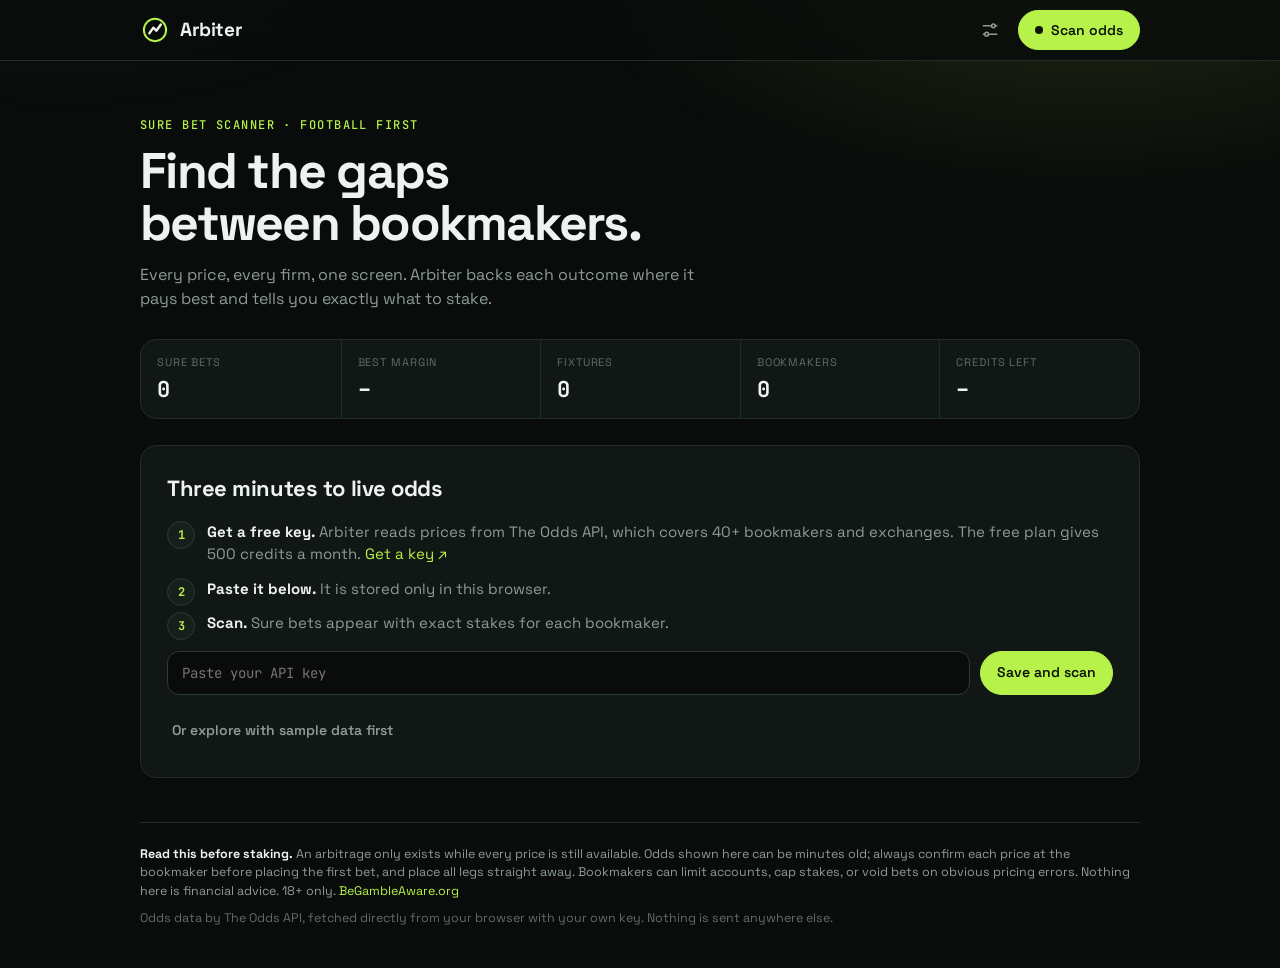
<file: arb/index.html>
<!doctype html>
<html lang="en">
<head>
<meta charset="utf-8">
<meta name="viewport" content="width=device-width, initial-scale=1, viewport-fit=cover">
<title>Arbiter</title>
<meta name="description" content="Sure bet scanner: compares bookmaker odds and finds arbitrage opportunities.">
<meta name="theme-color" content="#0a0d0c">
<meta name="apple-mobile-web-app-capable" content="yes">
<meta name="apple-mobile-web-app-status-bar-style" content="black-translucent">
<meta name="apple-mobile-web-app-title" content="Arbiter">
<link rel="manifest" href="manifest.webmanifest">
<link rel="icon" href="icon.svg" type="image/svg+xml">
<link rel="apple-touch-icon" href="apple-touch-icon.png">
<link rel="preconnect" href="https://fonts.googleapis.com">
<link rel="preconnect" href="https://fonts.gstatic.com" crossorigin>
<link href="https://fonts.googleapis.com/css2?family=JetBrains+Mono:wght@400;500;700&family=Space+Grotesk:wght@400;500;600;700&display=swap" rel="stylesheet">
<link rel="stylesheet" href="styles.css">
</head>
<body>
<div class="glow" aria-hidden="true"></div>

<header class="top">
  <div class="wrap top-in">
    <a class="brand" href="./" aria-label="Arbiter">
      <svg viewBox="0 0 512 512" width="30" height="30" aria-hidden="true"><circle cx="256" cy="256" r="190" fill="none" stroke="currentColor" stroke-width="34"/><path d="M160 312l68-96 52 52 76-106" fill="none" stroke="#f2f7f1" stroke-width="40" stroke-linecap="round" stroke-linejoin="round"/></svg>
      <span>Arbiter</span>
    </a>
    <div class="top-actions">
      <span id="mode" class="pill" hidden></span>
      <button id="btnSettings" class="btn ghost icon" aria-label="Settings" title="Settings">
        <svg viewBox="0 0 24 24" width="20" height="20" fill="none" stroke="currentColor" stroke-width="1.8" stroke-linecap="round"><path d="M4 7h10M18 7h2M4 17h2M10 17h10"/><circle cx="16" cy="7" r="2.2"/><circle cx="8" cy="17" r="2.2"/></svg>
      </button>
      <button id="btnScan" class="btn primary"><span class="dot"></span><span id="scanLabel">Scan odds</span></button>
    </div>
  </div>
  <div id="progress" class="progress" hidden><i></i></div>
</header>

<main class="wrap">
  <section class="hero">
    <div>
      <p class="eyebrow">Sure bet scanner · football first</p>
      <h1 id="headline">Find the gaps between bookmakers.</h1>
      <p id="sub" class="sub">Every price, every firm, one screen. Arbiter backs each outcome where it pays best and tells you exactly what to stake.</p>
    </div>
    <dl class="stats" id="stats"></dl>
  </section>

  <div id="banner"></div>

  <section class="controls" id="controls" hidden>
    <div class="tabs" role="tablist">
      <button role="tab" data-tab="arbs" class="on">Sure bets <b id="nArbs">0</b></button>
      <button role="tab" data-tab="all">All markets <b id="nAll">0</b></button>
    </div>
    <div class="filters">
      <label class="field money"><span>Total stake</span><div><em id="cur">£</em><input id="bankroll" type="number" inputmode="decimal" min="1" step="1"></div></label>
      <label class="field"><span>Market</span><select id="fMarket"><option value="">All</option><option value="h2h">Match result</option><option value="totals">Total goals</option><option value="spreads">Handicap</option><option value="backlay">Back / Lay</option></select></label>
      <label class="field"><span>Sort</span><select id="fSort"><option value="profit">Best margin</option><option value="time">Kick-off</option></select></label>
      <label class="field grow"><span>Search</span><input id="fSearch" type="search" placeholder="Team or league"></label>
    </div>
  </section>

  <section id="list" class="list" aria-live="polite"></section>

  <footer class="foot">
    <p><b>Read this before staking.</b> An arbitrage only exists while every price is still available. Odds shown here can be minutes old; always confirm each price at the bookmaker before placing the first bet, and place all legs straight away. Bookmakers can limit accounts, cap stakes, or void bets on obvious pricing errors. Nothing here is financial advice. 18+ only. <a href="https://www.begambleaware.org" target="_blank" rel="noopener noreferrer">BeGambleAware.org</a></p>
    <p class="dim">Odds data by The Odds API, fetched directly from your browser with your own key. Nothing is sent anywhere else.</p>
  </footer>
</main>

<div id="scrim" class="scrim" hidden></div>
<aside id="sheet" class="sheet" aria-label="Settings" hidden>
  <header><h2>Settings</h2><button id="btnClose" class="btn ghost icon" aria-label="Close">✕</button></header>
  <div class="sheet-body" id="sheetBody"></div>
</aside>

<div id="toast" class="toast" hidden></div>

<script src="engine.js"></script>
<script src="demo.js"></script>
<script src="app.js"></script>
</body>
</html>
</file>
<file: arb/styles.css>
:root {
  --bg: #090c0b; --surface: #111715; --surface-2: #171f1c; --line: #222c28; --line-2: #2d3a35;
  --text: #edf3ee; --muted: #8d9c93; --dim: #5f6d65;
  --accent: #b6f24a; --accent-ink: #0d1404; --pos: #7ee787; --neg: #ff7b72; --warn: #f5c451; --info: #7cc4ff;
  --display: "Space Grotesk", ui-sans-serif, system-ui, -apple-system, "Segoe UI", sans-serif;
  --mono: "JetBrains Mono", ui-monospace, SFMono-Regular, Menlo, Consolas, monospace;
  --r: 16px;
}
* { box-sizing: border-box; }
[hidden] { display: none !important; }
html { -webkit-text-size-adjust: 100%; }
body {
  margin: 0; background: var(--bg); color: var(--text); font: 15px/1.5 var(--display);
  -webkit-font-smoothing: antialiased; min-height: 100vh; overflow-x: hidden;
}
a { color: var(--accent); text-decoration: none; }
a:hover { text-decoration: underline; }
h1, h2, h3, h4, p { margin: 0; }
button, input, select { font: inherit; color: inherit; }
:focus-visible { outline: 2px solid var(--accent); outline-offset: 2px; }

.glow {
  position: fixed; inset: 0 0 auto 0; height: 520px; pointer-events: none; z-index: 0;
  background:
    radial-gradient(60% 70% at 85% -10%, rgba(182, 242, 74, .13), transparent 70%),
    radial-gradient(45% 60% at 5% -20%, rgba(124, 196, 255, .07), transparent 70%);
}
.wrap { width: 100%; max-width: 1040px; margin: 0 auto; padding: 0 20px; position: relative; z-index: 1; }

/* top bar */
.top { position: sticky; top: 0; z-index: 20; background: rgba(9, 12, 11, .78); backdrop-filter: blur(14px); -webkit-backdrop-filter: blur(14px); border-bottom: 1px solid var(--line); padding-top: env(safe-area-inset-top); }
.top-in { display: flex; align-items: center; justify-content: space-between; gap: 12px; height: 60px; }
.brand { display: flex; align-items: center; gap: 10px; color: var(--accent); font-weight: 700; font-size: 19px; letter-spacing: -.02em; }
.brand:hover { text-decoration: none; }
.brand span { color: var(--text); }
.top-actions { display: flex; align-items: center; gap: 8px; min-width: 0; }
.progress { height: 2px; background: transparent; }
.progress i { display: block; height: 100%; width: 6%; background: var(--accent); box-shadow: 0 0 12px var(--accent); transition: width .35s ease; }

.btn {
  display: inline-flex; align-items: center; justify-content: center; gap: 8px; height: 40px; padding: 0 16px;
  border-radius: 999px; border: 1px solid var(--line-2); background: var(--surface-2); color: var(--text);
  font-weight: 600; font-size: 14px; cursor: pointer; white-space: nowrap; transition: transform .08s, background .15s, border-color .15s;
}
.btn:hover { border-color: #40524a; text-decoration: none; }
.btn:active { transform: scale(.97); }
.btn.primary { background: var(--accent); border-color: var(--accent); color: var(--accent-ink); }
.btn.primary:hover { background: #c6ff5c; }
.btn.ghost { background: transparent; border-color: transparent; color: var(--muted); }
.btn.ghost:hover { color: var(--text); background: var(--surface-2); }
.btn.icon { width: 40px; padding: 0; }
.btn.small { height: 34px; padding: 0 13px; font-size: 13px; }
.btn.danger { color: var(--neg); }
.btn .dot { width: 8px; height: 8px; border-radius: 50%; background: currentColor; }
.btn.busy { pointer-events: none; }
.btn.busy .dot { animation: pulse .8s ease-in-out infinite; }
@keyframes pulse { 50% { transform: scale(1.9); opacity: .35; } }
#scanLabel { font-variant-numeric: tabular-nums; }

.pill { font-size: 12px; font-weight: 600; padding: 5px 10px; border-radius: 999px; border: 1px solid var(--line-2); color: var(--muted); white-space: nowrap; overflow: hidden; text-overflow: ellipsis; }
.pill::before { content: ""; display: inline-block; width: 6px; height: 6px; border-radius: 50%; background: currentColor; margin-right: 6px; vertical-align: 1px; }
.pill.live { color: var(--pos); border-color: rgba(126, 231, 135, .3); }
.pill.old { color: var(--warn); border-color: rgba(245, 196, 81, .3); }
.pill.demo { color: var(--info); border-color: rgba(124, 196, 255, .3); }

/* hero */
.hero { padding: 40px 0 26px; display: grid; gap: 28px; }
.eyebrow { font: 500 12px var(--mono); letter-spacing: .12em; text-transform: uppercase; color: var(--accent); margin-bottom: 12px; }
h1 { font-size: clamp(30px, 6vw, 50px); line-height: 1.04; letter-spacing: -.035em; font-weight: 700; max-width: 16ch; text-wrap: balance; }
.sub { color: var(--muted); max-width: 58ch; margin-top: 14px; font-size: 16px; text-wrap: pretty; }
.stats { margin: 0; display: grid; grid-template-columns: repeat(5, 1fr); border: 1px solid var(--line); border-radius: var(--r); background: var(--surface); overflow: hidden; }
.stats div { padding: 14px 16px; border-left: 1px solid var(--line); min-width: 0; }
.stats div:first-child { border-left: 0; }
.stats dt { font-size: 11px; letter-spacing: .08em; text-transform: uppercase; color: var(--dim); white-space: nowrap; }
.stats dd { margin: 4px 0 0; font: 700 22px var(--mono); letter-spacing: -.03em; }
.pos { color: var(--pos); } .neg { color: var(--neg); }

.note { border: 1px solid var(--line-2); background: var(--surface); border-radius: 12px; padding: 12px 14px; margin-bottom: 12px; font-size: 14px; color: var(--muted); border-left-width: 3px; }
.note b { color: var(--text); }
.note.err { border-left-color: var(--neg); } .note.warn { border-left-color: var(--warn); } .note.demo { border-left-color: var(--info); }

/* controls */
.controls { display: grid; gap: 14px; margin: 6px 0 18px; }
.tabs { display: inline-flex; padding: 4px; gap: 4px; background: var(--surface); border: 1px solid var(--line); border-radius: 999px; justify-self: start; }
.tabs button { border: 0; background: transparent; color: var(--muted); font-weight: 600; font-size: 14px; padding: 8px 14px; border-radius: 999px; cursor: pointer; }
.tabs button b { font: 500 12px var(--mono); margin-left: 6px; padding: 2px 7px; border-radius: 999px; background: var(--surface-2); }
.tabs button.on { background: var(--text); color: var(--bg); }
.tabs button.on b { background: rgba(0, 0, 0, .12); }
.filters { display: flex; flex-wrap: wrap; gap: 10px; }
.field { display: grid; gap: 5px; min-width: 0; }
.field.grow { flex: 1 1 180px; }
.field > span { font-size: 11px; letter-spacing: .07em; text-transform: uppercase; color: var(--dim); white-space: nowrap; overflow: hidden; text-overflow: ellipsis; }
.field input, .field select {
  height: 42px; width: 100%; min-width: 0; padding: 0 12px; border-radius: 11px; border: 1px solid var(--line-2); background: var(--surface);
  font-size: 15px; appearance: none; -webkit-appearance: none;
}
.field select { padding-right: 34px; background-image: url("data:image/svg+xml,%3Csvg xmlns='http://www.w3.org/2000/svg' width='12' height='8'%3E%3Cpath d='M1 1.5l5 5 5-5' fill='none' stroke='%238d9c93' stroke-width='1.6' stroke-linecap='round'/%3E%3C/svg%3E"); background-repeat: no-repeat; background-position: right 12px center; }
.field input[type=number] { font-family: var(--mono); font-variant-numeric: tabular-nums; -moz-appearance: textfield; }
.field input::-webkit-outer-spin-button, .field input::-webkit-inner-spin-button { -webkit-appearance: none; }
.field input:focus, .field select:focus { border-color: var(--accent); outline: none; }
.field > div { position: relative; display: flex; align-items: center; }
.field > div em { position: absolute; right: 12px; font: normal 13px var(--mono); color: var(--dim); pointer-events: none; }
.field.money > div em { left: 12px; right: auto; }
.field.money input { padding-left: 28px; width: 130px; }

/* cards */
.list { display: grid; gap: 14px; }
.card { background: var(--surface); border: 1px solid var(--line); border-radius: var(--r); overflow: hidden; position: relative; }
.card.arb { border-color: rgba(182, 242, 74, .28); box-shadow: 0 0 0 1px rgba(182, 242, 74, .04), 0 18px 40px -28px rgba(182, 242, 74, .35); }
.card.arb::before { content: ""; position: absolute; inset: 0 auto 0 0; width: 3px; background: var(--accent); }
.card.sus::before { background: var(--warn); }
.card-head { display: block; width: 100%; text-align: left; background: none; border: 0; padding: 16px 18px 12px; cursor: pointer; }
.meta, .mk { display: flex; justify-content: space-between; gap: 12px; font-size: 12px; color: var(--muted); }
.meta .league { font: 500 11px var(--mono); letter-spacing: .1em; text-transform: uppercase; color: var(--dim); }
.title { display: flex; justify-content: space-between; align-items: center; gap: 14px; margin: 8px 0 6px; }
.title h3 { font-size: 20px; line-height: 1.2; letter-spacing: -.02em; font-weight: 600; min-width: 0; text-wrap: balance; }
.title h3 i { font-style: normal; color: var(--dim); font-weight: 400; font-size: .8em; }
.margin { text-align: right; flex: none; }
.margin b { display: block; font: 700 24px var(--mono); letter-spacing: -.04em; color: var(--muted); }
.margin small { font-size: 10px; letter-spacing: .09em; text-transform: uppercase; color: var(--dim); }
.card.arb .margin b { color: var(--accent); }
.card.sus .margin b { color: var(--warn); }
.mk span:first-child { color: var(--text); font-weight: 500; }

.legs { border-top: 1px solid var(--line); }
.leg { display: grid; grid-template-columns: minmax(0, 1.5fr) minmax(0, 1.1fr) 62px minmax(96px, .9fr); gap: 12px; align-items: center; padding: 11px 18px; border-bottom: 1px solid var(--line); }
.leg-out { display: flex; align-items: center; gap: 9px; min-width: 0; font-weight: 500; }
.leg-out span { overflow-wrap: anywhere; line-height: 1.25; }
.tag { font: 700 9px var(--mono); font-style: normal; letter-spacing: .08em; padding: 3px 5px; border-radius: 5px; background: rgba(124, 196, 255, .13); color: var(--info); flex: none; }
.tag.lay { background: rgba(255, 123, 114, .14); color: #ff9d96; }
.leg-book { min-width: 0; }
.leg-book span { display: block; overflow: hidden; text-overflow: ellipsis; white-space: nowrap; }
.leg small, .leg-stake small { display: block; font-size: 11px; color: var(--dim); white-space: nowrap; }
.age::before { content: ""; display: inline-block; width: 5px; height: 5px; border-radius: 50%; margin-right: 5px; vertical-align: 2px; background: var(--pos); }
.age.mid::before { background: var(--warn); } .age.old::before { background: var(--neg); }
.leg-odds { font: 700 17px var(--mono); text-align: right; letter-spacing: -.02em; }
.leg-stake { text-align: right; }
.leg-stake b { font: 700 15px var(--mono); letter-spacing: -.02em; }
.card.miss .leg-stake { opacity: .45; }

.sum { display: grid; grid-template-columns: repeat(3, 1fr); gap: 12px; padding: 13px 18px; background: var(--surface-2); }
.sum span { display: block; font-size: 10px; letter-spacing: .09em; text-transform: uppercase; color: var(--dim); }
.sum b { font: 700 16px var(--mono); letter-spacing: -.02em; }
.sum div:last-child { text-align: right; }
.flags { list-style: none; margin: 0; padding: 10px 18px 12px; display: grid; gap: 5px; border-top: 1px solid var(--line); }
.flag { font-size: 12.5px; color: var(--muted); padding-left: 16px; position: relative; }
.flag::before { content: ""; position: absolute; left: 0; top: 7px; width: 7px; height: 7px; border-radius: 2px; background: var(--warn); }
.flag.suspicious, .flag.live, .flag.samebook { color: var(--warn); }
.flag.exchange::before { background: var(--info); }

.detail { border-top: 1px solid var(--line); padding: 16px 18px 18px; display: grid; gap: 14px; background: rgba(0, 0, 0, .18); }
.hint, .help { font-size: 13px; color: var(--muted); }
.help b { color: var(--text); }
.calc { display: grid; grid-template-columns: repeat(auto-fit, minmax(150px, 1fr)); gap: 10px; }
.calc .field.money input { width: 100%; }
.alts h4 { font-size: 11px; letter-spacing: .08em; text-transform: uppercase; color: var(--dim); font-weight: 500; margin-bottom: 6px; }
.alts div { display: flex; flex-wrap: wrap; gap: 6px 8px; align-items: center; padding: 5px 0; font-size: 13px; }
.alts div > span { color: var(--muted); min-width: 110px; }
.alts em { font-style: normal; padding: 3px 9px; border-radius: 999px; background: var(--surface-2); border: 1px solid var(--line); }
.alts em b { font-family: var(--mono); margin-left: 3px; }
.actions { display: flex; flex-wrap: wrap; gap: 8px; }
.btn.more { justify-self: center; margin-top: 4px; }

/* empty and onboarding */
.empty { text-align: center; padding: 54px 20px; border: 1px dashed var(--line-2); border-radius: var(--r); display: grid; gap: 10px; justify-items: center; }
.empty p { color: var(--muted); max-width: 48ch; }
.ring { width: 54px; height: 54px; border-radius: 50%; border: 2px solid var(--line-2); border-top-color: var(--accent); margin-bottom: 6px; }
.onboard { border: 1px solid var(--line); background: var(--surface); border-radius: var(--r); padding: 26px; display: grid; gap: 16px; }
.onboard h2 { font-size: 22px; letter-spacing: -.02em; }
.onboard ol { margin: 0; padding: 0; list-style: none; display: grid; gap: 12px; counter-reset: n; color: var(--muted); }
.onboard li { counter-increment: n; padding-left: 40px; position: relative; }
.onboard li::before { content: counter(n); position: absolute; left: 0; top: 0; width: 26px; height: 26px; border-radius: 50%; display: grid; place-items: center; font: 700 12px var(--mono); background: var(--surface-2); border: 1px solid var(--line-2); color: var(--accent); }
.onboard li b { color: var(--text); }
.keyrow { display: flex; gap: 10px; flex-wrap: wrap; }
.keyrow input { flex: 1 1 220px; height: 44px; padding: 0 14px; border-radius: 12px; border: 1px solid var(--line-2); background: var(--bg); font-family: var(--mono); font-size: 14px; min-width: 0; }
.keyrow input:focus { border-color: var(--accent); outline: none; }
.keyrow .btn { height: 44px; }
.onboard > .btn.ghost { justify-self: start; padding: 0 4px; }

.foot { margin: 44px 0 0; padding: 22px 0 calc(40px + env(safe-area-inset-bottom)); border-top: 1px solid var(--line); font-size: 12.5px; color: var(--muted); display: grid; gap: 8px; }
.foot b { color: var(--text); } .dim { color: var(--dim); }

/* settings sheet */
.scrim { position: fixed; inset: 0; background: rgba(0, 0, 0, .55); z-index: 40; opacity: 0; transition: opacity .2s; }
.sheet { position: fixed; top: 0; right: 0; bottom: 0; width: min(460px, 100%); background: var(--bg); border-left: 1px solid var(--line); z-index: 50; display: flex; flex-direction: column; transform: translateX(100%); transition: transform .22s ease; }
.sheet-open .scrim { opacity: 1; } .sheet-open .sheet { transform: none; } .sheet-open { overflow: hidden; }
.sheet > header { display: flex; align-items: center; justify-content: space-between; padding: calc(14px + env(safe-area-inset-top)) 20px 14px; border-bottom: 1px solid var(--line); }
.sheet h2 { font-size: 19px; letter-spacing: -.02em; }
.sheet-body { overflow-y: auto; padding: 4px 20px calc(30px + env(safe-area-inset-bottom)); -webkit-overflow-scrolling: touch; }
.sheet section { padding: 20px 0; border-bottom: 1px solid var(--line); display: grid; gap: 12px; }
.sheet section:last-child { border: 0; }
.sheet h3 { font: 500 12px var(--mono); letter-spacing: .12em; text-transform: uppercase; color: var(--accent); }
.sheet h4 { font-size: 12px; color: var(--muted); font-weight: 500; margin-top: 2px; }
.chips { display: flex; flex-wrap: wrap; gap: 7px; }
.chip { border: 1px solid var(--line-2); background: transparent; color: var(--muted); padding: 7px 12px; border-radius: 999px; font-size: 13px; font-weight: 500; cursor: pointer; }
.chip.on { background: rgba(182, 242, 74, .12); border-color: rgba(182, 242, 74, .5); color: var(--accent); }
.grid2 { display: grid; grid-template-columns: 1fr 1fr; gap: 10px; }
.field > div input { padding-right: 44px; }
.switch { display: flex; gap: 12px; align-items: flex-start; cursor: pointer; }
.switch input { position: absolute; opacity: 0; pointer-events: none; }
.switch i { flex: none; width: 40px; height: 24px; border-radius: 999px; background: var(--surface-2); border: 1px solid var(--line-2); position: relative; transition: background .15s; margin-top: 1px; }
.switch i::after { content: ""; position: absolute; top: 2px; left: 2px; width: 18px; height: 18px; border-radius: 50%; background: var(--muted); transition: transform .15s, background .15s; }
.switch input:checked + i { background: rgba(182, 242, 74, .2); border-color: var(--accent); }
.switch input:checked + i::after { transform: translateX(16px); background: var(--accent); }
.switch input:focus-visible + i { outline: 2px solid var(--accent); outline-offset: 2px; }
.switch b { display: block; font-weight: 500; font-size: 14px; }
.switch small { color: var(--muted); font-size: 12.5px; }
details summary { cursor: pointer; color: var(--muted); font-size: 14px; padding: 4px 0; }
details h4 { margin: 12px 0 6px; }

.toast { position: fixed; left: 50%; bottom: calc(22px + env(safe-area-inset-bottom)); transform: translateX(-50%); background: var(--text); color: var(--bg); padding: 11px 18px; border-radius: 999px; font-weight: 600; font-size: 14px; z-index: 60; max-width: calc(100% - 32px); text-align: center; box-shadow: 0 10px 30px rgba(0, 0, 0, .5); }

@media (min-width: 860px) {
  .hero { grid-template-columns: 1fr; padding-top: 56px; }
  .list { grid-template-columns: 1fr 1fr; align-items: start; }
  .card.open, .empty, .onboard, .btn.more { grid-column: 1 / -1; }
  .btn.more { justify-self: center; }
}
@media (max-width: 640px) {
  .wrap { padding: 0 16px; }
  .hero { padding: 28px 0 20px; gap: 20px; }
  .stats { grid-template-columns: repeat(6, 1fr); }
  .stats div { grid-column: span 2; padding: 12px; }
  .stats div:nth-child(n+4) { grid-column: span 3; border-top: 1px solid var(--line); }
  .stats div:nth-child(4) { border-left: 0; }
  .stats dd { font-size: 19px; }
  .pill { display: none; }
  .filters .field { flex: 1 1 calc(50% - 5px); }
  .field.money input { width: 100%; }
  .leg { grid-template-columns: minmax(0, 1fr) 56px 92px; gap: 4px 10px; padding: 10px 16px; }
  .leg-out { grid-column: 1; } .leg-book { grid-column: 1; grid-row: 2; font-size: 13px; color: var(--muted); display: flex; gap: 8px; align-items: baseline; }
  .leg-book { flex-wrap: wrap; gap: 0 8px; } .leg-book span { flex: none; }
  .leg-odds { grid-column: 2; grid-row: 1 / span 2; } .leg-stake { grid-column: 3; grid-row: 1 / span 2; }
  .card-head { padding: 14px 16px 11px; } .sum, .flags, .detail { padding-left: 16px; padding-right: 16px; }
  .title h3 { font-size: 18px; } .margin b { font-size: 21px; }
  .sum b { font-size: 14px; }
  .onboard { padding: 20px; }
}
@media (prefers-reduced-motion: reduce) { * { transition: none !important; animation: none !important; } }
</file>
